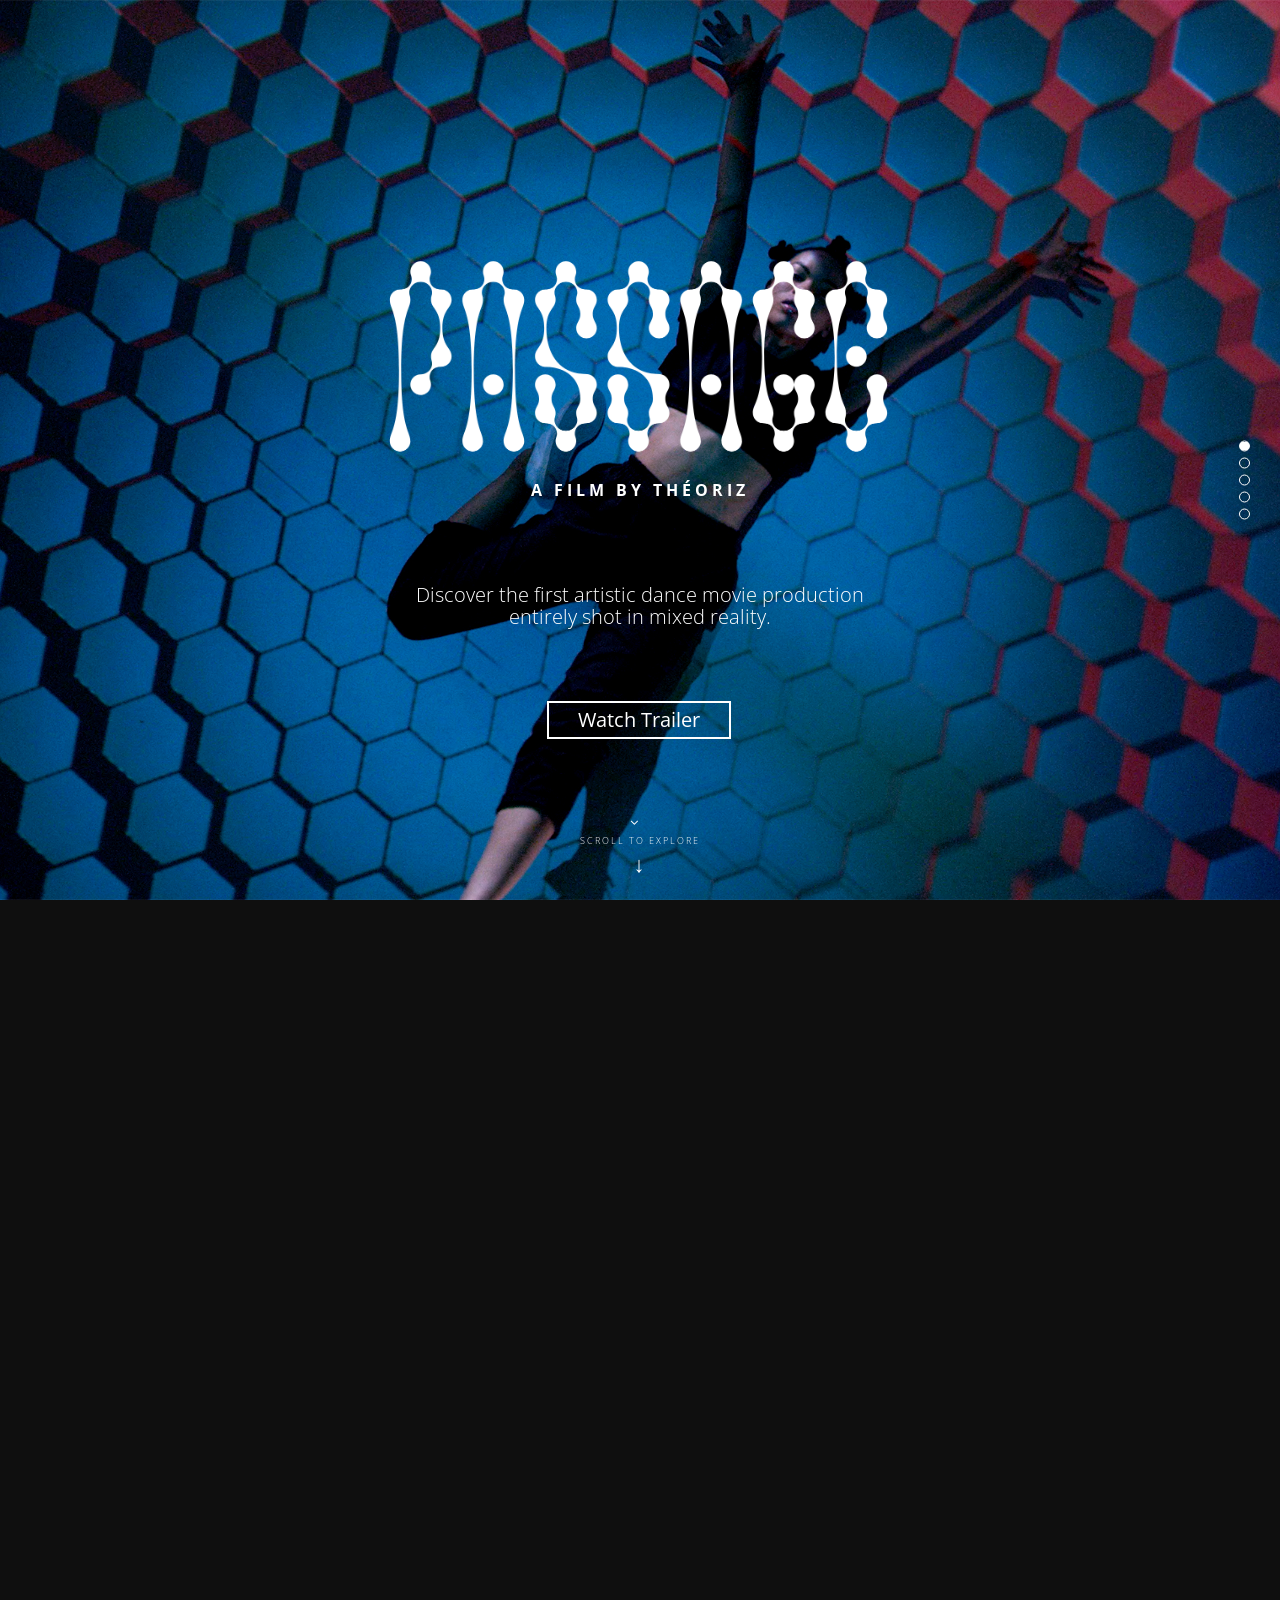
<file: index.html>
<!doctype html>
<html lang="en"><head>
<meta charset="utf-8"><meta name="viewport" content="width=device-width, initial-scale=1">
<title>PASSAGE — The mixed reality short movie</title>
<meta name="description" content="Discover PASSAGE, a dance short film by THÉORIZ Studio, entirely shot in mixed reality. Watch the film, trailer and making of.">
<meta name="theme-color" content="#0f0f0f">
<link rel="canonical" href="https://lyptik.github.io/passage-mixedreality-movie/">
<meta property="og:title" content="PASSAGE — The mixed reality short movie"><meta property="og:type" content="website">
<meta property="og:url" content="https://lyptik.github.io/passage-mixedreality-movie/">
<meta property="og:image" content="https://lyptik.github.io/passage-mixedreality-movie/assets/poster.webp">
<meta property="og:description" content="Virtual worlds can be marvelous or dangerous. A film by THÉORIZ.">
<meta name="twitter:card" content="summary_large_image">
<link rel="preload" as="image" href="assets/original/images/hero.jpg" fetchpriority="high">
<link rel="icon" href="assets/favicon.png" type="image/png">
<link rel="stylesheet" href="assets/fonts.css">
<link rel="stylesheet" href="assets/original/css/theme.css">
<link rel="stylesheet" href="assets/original/css/settings.css">
<link rel="stylesheet" href="assets/original/css/font-awesome.css">
<link rel="stylesheet" href="assets/original/css/static.css?v=retakes-20261022">
<style id="rs-plugin-settings-inline-css"></style>
<script src="assets/original/js/jquery.min.js"></script>
<script src="assets/original/js/jquery.themepunch.tools.min.js"></script>
<script src="assets/original/js/jquery.themepunch.revolution.min.js"></script>


<link rel="stylesheet" href="assets/original/css/layers.css">
<link rel="stylesheet" href="assets/scroll-story.css?v=retakes-20261022">
<script src="assets/scroll-story.js?v=retakes-20261022" defer></script>
</head>
<body class="passage-slideshow scroll-page">
<h1 class="screen-reader-text">PASSAGE — The mixed reality short movie</h1>
<a class="accessible-link" href="accessible/">Read all film information without animations</a>
<noscript><style>.scroll-story,.story-nav,.story-cue{display:none!important}</style><p class="no-script-message">This presentation uses JavaScript for its animations. <a href="accessible/">Read the film information, watch the videos and download the press kit here.</a></p></noscript>
<main class="scroll-story" data-progress="0">
  <div class="story-stage"><section id="home" class="story-scene" aria-label="Home" data-scene="0">
  <div class="rev_slider_wrapper fullscreen-container" style="background:#0f0f0f;padding:0">
    <div id="story_scene_0" class="rev_slider fullscreenbanner" style="display:none" data-version="5.4.8.3"><ul><li data-index="rs-17" data-transition="crossfade" data-slotamount="default" data-hideafterloop="0" data-hideslideonmobile="off"  data-easein="default" data-easeout="default" data-thumb="assets/original/images/hero.jpg"  data-rotate="0"  data-saveperformance="off"  data-title="accueil" data-param1="" data-param2="" data-param3="" data-param4="" data-param5="" data-param6="" data-param7="" data-param8="" data-param9="" data-param10="" data-description="">
		<!-- MAIN IMAGE -->
		<img src="assets/original/images/dummy.png"  alt="" title="PASSAGE-THEORIZ-FELI-low_3"  width="2825" height="1200" data-lazyload="assets/original/images/hero.jpg" data-bgposition="center center" data-bgfit="cover" data-bgrepeat="no-repeat" class="rev-slidebg" data-no-retina>
		<!-- LAYERS -->

		<!-- LAYER NR. 1 -->
		<div class="tp-caption tp-layer-selectable  tp-resizeme" 
			 id="slide-17-layer-7" 
			 data-x="['center','center','center','center']" data-hoffset="['0','1','1','1']" 
			 data-y="['middle','middle','middle','middle']" data-voffset="['205','155','154','105']" 
						data-fontsize="['25','25','20','22']"
			data-width="['586','534','417','310']"
			data-height="['82','none','none','161']"
			data-whitespace="normal"
 
			data-type="text" 
			data-basealign="slide" 
			data-responsive_offset="on" 

			data-frames='[{"delay":80,"speed":300,"frame":"0","from":"y:bottom;","to":"o:1;","ease":"Power3.easeOut"},{"delay":"wait","speed":840,"frame":"999","to":"y:bottom;","ease":"Power3.easeOut"}]'
			data-textAlign="['center','center','center','center']"
			data-paddingtop="[0,0,0,0]"
			data-paddingright="[0,0,0,0]"
			data-paddingbottom="[0,0,0,0]"
			data-paddingleft="[0,0,0,0]"

			style="z-index: 5; min-width: 586px; max-width: 586px; max-width: 82px; max-width: 82px; white-space: normal; font-size: 25px; line-height: 27px; font-weight: 300; color: #ffffff; letter-spacing: 0px;font-family:Open Sans;">Discover the first artistic dance movie production entirely shot in mixed reality.  </div>

		<!-- LAYER NR. 2 -->
		<div class="tp-caption tp-layer-selectable  tp-resizeme" 
			 id="slide-17-layer-6" 
			 data-x="['center','center','center','center']" data-hoffset="['1','1','-1','0']" 
			 data-y="['middle','middle','middle','middle']" data-voffset="['50','17','-22','-106']" 
						data-fontsize="['20','17','16','16']"
			data-letterspacing="['6','4','4','4']"
			data-width="313"
			data-height="none"
			data-whitespace="normal"
 
			data-type="text" 
			data-basealign="slide" 
			data-responsive_offset="on" 

			data-frames='[{"delay":60,"speed":380,"frame":"0","from":"y:top;","to":"o:1;","ease":"Power3.easeOut"},{"delay":"wait","speed":2010,"frame":"999","to":"y:top;","ease":"Power3.easeOut"}]'
			data-textAlign="['center','center','center','center']"
			data-paddingtop="[0,0,0,0]"
			data-paddingright="[0,0,0,0]"
			data-paddingbottom="[0,0,0,0]"
			data-paddingleft="[0,0,0,0]"

			style="z-index: 6; min-width: 313px; max-width: 313px; white-space: normal; font-size: 20px; line-height: 23px; font-weight: 700; color: #ffffff; letter-spacing: 6px;font-family:Open Sans;text-transform:uppercase;">a film by Théoriz </div>

		<!-- LAYER NR. 3 -->
		<div class="tp-caption tp-layer-selectable  tp-resizeme" 
			 id="slide-17-layer-11" 
			 data-x="['center','center','center','center']" data-hoffset="['-1','0','0','0']" 
			 data-y="['middle','middle','middle','middle']" data-voffset="['-181','-201','-202','-242']" 
						data-width="none"
			data-height="none"
			data-whitespace="nowrap"
 
			data-type="image" 
			data-basealign="slide" 
			data-responsive_offset="on" 

			data-frames='[{"delay":280,"speed":500,"frame":"0","from":"y:top;","to":"o:1;","ease":"Power3.easeOut"},{"delay":"wait","speed":360,"frame":"999","to":"y:top;","ease":"Power3.easeOut"}]'
			data-textAlign="['inherit','inherit','inherit','inherit']"
			data-paddingtop="[0,0,0,0]"
			data-paddingright="[0,0,0,0]"
			data-paddingbottom="[0,0,0,0]"
			data-paddingleft="[0,0,0,0]"

			style="z-index: 7;"><img src="assets/original/images/dummy.png" alt="" data-ww="['622px','622px','501px','354px']" data-hh="['398px','398px','322px','226px']" width="1208" height="771" data-lazyload="assets/original/images/passage-logo.png" data-no-retina> </div>

		<!-- LAYER NR. 4 -->
		<div class="tp-caption rev-btn rev-withicon tp-layer-selectable  tp-resizeme" 
			 id="slide-17-layer-17" 
			 data-x="['center','center','center','center']" data-hoffset="['0','0','0','-2']" 
			 data-y="['middle','middle','middle','middle']" data-voffset="['330','260','330','310']" 
						data-fontsize="['24','20','20','20']"
			data-width="none"
			data-height="none"
			data-whitespace="nowrap"
 
			data-type="button" 
			data-actions='[{"event":"click","action":"simplelink","target":"_blank","url":"https://vimeo.com/266423627","delay":""}]'
			data-responsive_offset="on" 

			data-frames='[{"delay":750,"speed":780,"frame":"0","from":"opacity:0;","to":"o:1;","ease":"Power3.easeInOut"},{"delay":"wait","speed":350,"frame":"999","to":"opacity:0;","ease":"Power3.easeInOut"},{"frame":"hover","speed":"0","ease":"Linear.easeNone","to":"o:1;rX:0;rY:0;rZ:0;z:0;","style":"c:rgb(0,0,0);bg:rgb(255,255,255);bw:2 2 2 2;"}]'
			data-textAlign="['center','inherit','inherit','center']"
			data-paddingtop="[12,12,12,12]"
			data-paddingright="[35,35,35,35]"
			data-paddingbottom="[12,12,12,12]"
			data-paddingleft="[35,35,35,35]"

			style="z-index: 8; white-space: nowrap; font-size: 24px; line-height: 17px; font-weight: 400; color: #ffffff; letter-spacing: px;font-family:Open Sans;background-color:rgba(0,0,0,0);border-color:rgb(255,255,255);border-style:solid;border-width:2px 2px 2px 2px;outline:none;box-shadow:none;box-sizing:border-box;-moz-box-sizing:border-box;-webkit-box-sizing:border-box;cursor:pointer;">Watch Trailer </div>

		<!-- LAYER NR. 5 -->
		<div class="tp-caption tp-layer-selectable  tp-resizeme" 
			 id="slide-17-layer-19" 
			 data-x="['left','left','left','left']" data-hoffset="['601','601','601','601']" 
			 data-y="['top','top','top','top']" data-voffset="['981','981','981','981']" 
						data-width="none"
			data-height="none"
			data-whitespace="nowrap"
 
			data-type="text" 
			data-actions='[{"event":"click","action":"jumptoslide","slide":"next","delay":""}]'
			data-responsive_offset="on" 

			data-frames='[{"delay":10,"speed":300,"frame":"0","from":"opacity:0;","to":"o:1;","ease":"Power3.easeInOut"},{"delay":"wait","speed":300,"frame":"999","to":"opacity:0;","ease":"Power3.easeInOut"},{"frame":"hover","speed":"0","ease":"Linear.easeNone","to":"o:1;rX:0;rY:0;rZ:0;z:0;","style":"c:rgb(255,255,255);bw:2 2 2 2;"}]'
			data-textAlign="['center','center','center','center']"
			data-paddingtop="[12,12,12,12]"
			data-paddingright="[35,35,35,35]"
			data-paddingbottom="[12,12,12,12]"
			data-paddingleft="[35,35,35,35]"

			style="z-index: 9; white-space: nowrap; font-size: 20px; line-height: 17px; font-weight: 400; color: #ffffff; letter-spacing: 0px;font-family:Open Sans;background-color:rgba(4,4,46,0);border-color:rgba(255,255,255,0);border-style:solid;border-width:2px 2px 2px 2px;cursor:pointer;"><i class="fa-icon-angle-down"></i> </div>
	</li></ul><div class="tp-bannertimer" style="display:none"></div></div>
  </div>
</section>
<section id="about" class="story-scene" aria-label="About the film" data-scene="1">
  <div class="rev_slider_wrapper fullscreen-container" style="background:#0f0f0f;padding:0">
    <div id="story_scene_1" class="rev_slider fullscreenbanner" style="display:none" data-version="5.4.8.3"><ul><li data-index="rs-21" data-transition="fade" data-slotamount="default" data-hideafterloop="0" data-hideslideonmobile="off"  data-easein="default" data-easeout="default" data-masterspeed="300"  data-thumb="assets/original/images/about.png"  data-rotate="0"  data-saveperformance="off"  data-title="watch" data-param1="" data-param2="" data-param3="" data-param4="" data-param5="" data-param6="" data-param7="" data-param8="" data-param9="" data-param10="" data-description="">
		<!-- MAIN IMAGE -->
		<img src="assets/original/images/dummy.png"  alt="" title="PASSAGE-THEORIZ-OOB_FELI-low_4g"  width="2825" height="1900" data-lazyload="assets/original/images/about.png" data-bgposition="center center" data-bgfit="cover" data-bgrepeat="no-repeat" class="rev-slidebg" data-no-retina>
		<!-- LAYERS -->

		<!-- LAYER NR. 6 -->
		<div class="tp-caption title-silverscreen tp-layer-selectable  tp-resizeme" 
			 id="slide-21-layer-1" 
			 data-x="['center','center','center','center']" data-hoffset="['0','0','0','0']" 
			 data-y="['middle','middle','middle','middle']" data-voffset="['-370','-245','-350','-310']" 
						data-fontsize="['80','80','80','60']"
			data-lineheight="['90','90','90','70']"
			data-letterspacing="['3','1','1','1']"
			data-width="none"
			data-height="none"
			data-whitespace="nowrap"
 
			data-type="text" 
			data-basealign="slide" 
			data-responsive_offset="on" 

			data-frames='[{"delay":110,"speed":800,"frame":"0","from":"y:top;","to":"o:1;","ease":"Power3.easeOut"},{"delay":"wait","speed":800,"frame":"999","to":"y:top;","ease":"Power3.easeInOut"}]'
			data-textAlign="['inherit','inherit','inherit','inherit']"
			data-paddingtop="[0,0,0,0]"
			data-paddingright="[0,0,0,0]"
			data-paddingbottom="[0,0,0,0]"
			data-paddingleft="[0,0,0,0]"

			style="z-index: 5; white-space: nowrap; color: #000000; letter-spacing: 3px;font-family:Ubuntu Condensed;">About the film </div>

		<!-- LAYER NR. 7 -->
		<div class="tp-caption tp-layer-selectable  tp-resizeme" 
			 id="slide-21-layer-3" 
			 data-x="['center','center','center','center']" data-hoffset="['372','280','179','0']" 
			 data-y="['middle','middle','middle','middle']" data-voffset="['41','34','-17','-158']" 
						data-fontsize="['18','20','20','20']"
			data-lineheight="['27','27','22','24']"
			data-width="['529','476','262','444']"
			data-height="none"
			data-whitespace="normal"
 
			data-type="text" 
			data-basealign="slide" 
			data-responsive_offset="on" 

			data-frames='[{"delay":420,"speed":800,"frame":"0","from":"x:50px;opacity:0;","to":"o:1;","ease":"Power3.easeOut"},{"delay":"wait","speed":800,"frame":"999","to":"x:right;","ease":"Power3.easeInOut"}]'
			data-textAlign="['center','center','center','center']"
			data-paddingtop="[0,0,0,0]"
			data-paddingright="[0,0,0,0]"
			data-paddingbottom="[0,0,0,0]"
			data-paddingleft="[0,0,0,0]"

			style="z-index: 6; min-width: 529px; max-width: 529px; white-space: normal; font-size: 18px; line-height: 27px; font-weight: 300; color: #000000; letter-spacing: 0px;font-family:Open Sans;">PASSAGE shows two individuals uploading their minds in surreal worlds and getting lost in the layers.
 </div>

		<!-- LAYER NR. 8 -->
		<div class="tp-caption ButtonComingSoon rev-btn rev-withicon tp-layer-selectable  tp-resizeme" 
			 id="slide-21-layer-9" 
			 data-x="['center','center','center','center']" data-hoffset="['389','280','188','0']" 
			 data-y="['middle','middle','middle','bottom']" data-voffset="['181','180','190','29']" 
						data-fontsize="['20','20','20','15']"
			data-lineheight="['17','17','17','15']"
			data-width="none"
			data-height="none"
			data-whitespace="nowrap"
 
			data-type="button" 
			data-actions='[{"event":"click","action":"simplelink","target":"_blank","url":"home/passage-the-movie/","delay":""}]'
			data-basealign="slide" 
			data-responsive_offset="on" 

			data-frames='[{"delay":420,"speed":570,"frame":"0","from":"opacity:0;","to":"o:1;","ease":"Power3.easeInOut"},{"delay":"wait","speed":800,"frame":"999","to":"opacity:0;","ease":"Power3.easeInOut"},{"frame":"hover","speed":"0","ease":"Linear.easeNone","to":"o:1;rX:0;rY:0;rZ:0;z:0;","style":"c:rgb(4,4,46);bg:rgba(4,4,46,0);bw:2 2 2 2;"}]'
			data-textAlign="['center','inherit','inherit','center']"
			data-paddingtop="[12,12,12,12]"
			data-paddingright="[35,35,35,35]"
			data-paddingbottom="[12,12,12,12]"
			data-paddingleft="[35,35,35,35]"

			style="z-index: 7; white-space: nowrap; letter-spacing: px;border-color:rgb(4,4,46);border-width:2px 2px 2px 2px;outline:none;box-shadow:none;box-sizing:border-box;-moz-box-sizing:border-box;-webkit-box-sizing:border-box;cursor:pointer;">Watch the movie </div>

		<!-- LAYER NR. 9 -->
		<div class="tp-caption tp-layer-selectable  tp-resizeme" 
			 id="slide-21-layer-11" 
			 data-x="['center','center','center','center']" data-hoffset="['373','0','0','584']" 
			 data-y="['middle','middle','middle','middle']" data-voffset="['-77','-130','-190','-153']" 
						data-fontsize="['18','18','15','15']"
			data-letterspacing="['1','5','5','5']"
			data-width="none"
			data-height="none"
			data-whitespace="nowrap"
			data-visibility="['on','on','on','off']"
 
			data-type="text" 
			data-basealign="slide" 
			data-responsive_offset="on" 

			data-frames='[{"delay":300,"speed":800,"frame":"0","from":"x:right;","to":"o:1;","ease":"Power3.easeOut"},{"delay":"wait","speed":800,"frame":"999","to":"x:right;","ease":"Power3.easeOut"}]'
			data-textAlign="['inherit','inherit','inherit','inherit']"
			data-paddingtop="[0,0,0,0]"
			data-paddingright="[0,0,0,0]"
			data-paddingbottom="[0,0,0,0]"
			data-paddingleft="[0,0,0,0]"

			style="z-index: 8; white-space: nowrap; font-size: 18px; line-height: 26px; font-weight: 700; color: #000000; letter-spacing: 1px;font-family:Open Sans;text-transform:uppercase;">Virtual worlds can be marvelous or dangerous. </div>

		<!-- LAYER NR. 10 -->
		<div class="tp-caption tp-layer-selectable  tp-resizeme" 
			 id="slide-21-layer-13" 
			 data-x="['center','center','center','center']" data-hoffset="['379','288','186','514']" 
			 data-y="['middle','middle','middle','middle']" data-voffset="['320','312','382','-31']" 
						data-fontsize="['15','15','15','20']"
			data-lineheight="['20','20','19','24']"
			data-width="['529','476','262','444']"
			data-height="none"
			data-whitespace="normal"
 
			data-type="text" 
			data-basealign="slide" 
			data-responsive_offset="on" 

			data-frames='[{"delay":420,"speed":800,"frame":"0","from":"x:50px;opacity:0;","to":"o:1;","ease":"Power3.easeOut"},{"delay":"wait","speed":800,"frame":"999","to":"x:right;","ease":"Power3.easeInOut"}]'
			data-textAlign="['center','center','center','center']"
			data-paddingtop="[0,0,0,0]"
			data-paddingright="[0,0,0,0]"
			data-paddingbottom="[0,0,0,0]"
			data-paddingleft="[0,0,0,0]"

			style="z-index: 9; min-width: 529px; max-width: 529px; white-space: normal; font-size: 15px; line-height: 20px; font-weight: 300; color: #000000; letter-spacing: 0px;font-family:Open Sans;">This movie has been shot with a very specific mixed reality technique.
All the visuals have been directly captured “in camera” and do not contain elements added after the shooting. Watch the making of below. </div>

		<!-- LAYER NR. 11 -->
		<div class="tp-caption tp-layer-selectable  tp-resizeme" 
			 id="slide-21-layer-15" 
			 data-x="['left','left','left','left']" data-hoffset="['550','550','550','550']" 
			 data-y="['top','top','top','top']" data-voffset="['980','980','980','980']" 
						data-width="113"
			data-height="52"
			data-whitespace="nowrap"
 
			data-type="text" 
			data-actions='[{"event":"click","action":"jumptoslide","slide":"next","delay":""}]'
			data-responsive_offset="on" 

			data-frames='[{"delay":10,"speed":300,"frame":"0","from":"opacity:0;","to":"o:1;","ease":"Power3.easeInOut"},{"delay":"wait","speed":300,"frame":"999","to":"opacity:0;","ease":"Power3.easeInOut"}]'
			data-textAlign="['center','center','center','center']"
			data-paddingtop="[12,12,12,12]"
			data-paddingright="[35,35,35,35]"
			data-paddingbottom="[12,12,12,12]"
			data-paddingleft="[35,35,35,35]"

			style="z-index: 10; min-width: 113px; max-width: 113px; max-width: 52px; max-width: 52px; white-space: nowrap; font-size: 20px; line-height: 17px; font-weight: 400; color: #0a0a0a; letter-spacing: 0px;font-family:Open Sans;background-color:rgba(10,0,0,0);border-color:rgba(4,4,46,0);border-style:solid;border-width:2px 2px 2px 2px;cursor:pointer;"><i class="fa-icon-angle-down"></i> </div>
	</li></ul><div class="tp-bannertimer" style="display:none"></div></div>
  </div>
</section>
<section id="behind-the-scenes" class="story-scene" aria-label="Behind the scenes" data-scene="2">
  <div class="rev_slider_wrapper fullscreen-container" style="background:#000;padding:0">
    <div id="story_scene_2" class="rev_slider fullscreenbanner" style="display:none" data-version="5.4.8.3"><ul><li data-index="rs-19" data-transition="fade" data-slotamount="default" data-hideafterloop="0" data-hideslideonmobile="off"  data-easein="default" data-easeout="default" data-masterspeed="300"  data-thumb="assets/original/images/transparent.png"  data-rotate="0"  data-saveperformance="off"  data-title="behind the scenes" data-param1="" data-param2="" data-param3="" data-param4="" data-param5="" data-param6="" data-param7="" data-param8="" data-param9="" data-param10="" data-description="">
		<!-- MAIN IMAGE -->
		<img src="assets/original/images/dummy.png" data-bgcolor='#000000' style='background:#000000' alt="" title="Home"  data-lazyload="assets/original/images/transparent.png" data-bgposition="center center" data-bgfit="cover" data-bgrepeat="no-repeat" class="rev-slidebg" data-no-retina>
		<!-- LAYERS -->

		<!-- LAYER NR. 12 -->
		<div class="tp-caption tp-layer-selectable  tp-resizeme" 
			 id="slide-19-layer-7" 
			 data-x="['center','center','center','center']" data-hoffset="['0','0','4','-1']" 
			 data-y="['middle','middle','middle','bottom']" data-voffset="['387','299','324','44']" 
						data-fontsize="['18','18','18','17']"
			data-lineheight="['35','27','27','27']"
			data-width="['1210','928','641','404']"
			data-height="['107','109','131','188']"
			data-whitespace="normal"
 
			data-type="text" 
			data-basealign="slide" 
			data-responsive_offset="on" 

			data-frames='[{"delay":690,"speed":810,"frame":"0","from":"y:bottom;","to":"o:1;","ease":"Power3.easeOut"},{"delay":"wait","speed":800,"frame":"999","to":"y:bottom;","ease":"Power3.easeOut"}]'
			data-textAlign="['center','center','center','center']"
			data-paddingtop="[0,0,0,0]"
			data-paddingright="[0,0,0,0]"
			data-paddingbottom="[0,0,0,0]"
			data-paddingleft="[0,0,0,0]"

			style="z-index: 5; min-width: 1210px; max-width: 1210px; max-width: 107px; max-width: 107px; white-space: normal; font-size: 18px; line-height: 35px; font-weight: 300; color: #ffffff; letter-spacing: 0px;font-family:Open Sans;">Working with immersive experiences for more than 10 years, creative studio THÉORIZ started to explore how they could apply this approach to cinema. In 2016, they launched the internally called “mixed realty rnd project”. One year later, the early results in their first released video went quickly viral on internet. </div>

		<!-- LAYER NR. 13 -->
		<div class="tp-caption tp-layer-selectable  tp-resizeme" 
			 id="slide-19-layer-1" 
			 data-x="['center','center','center','center']" data-hoffset="['-1','1','0','0']" 
			 data-y="['middle','middle','middle','middle']" data-voffset="['-470','-303','-370','-280']" 
						data-fontsize="['70','70','60','50']"
			data-lineheight="['90','90','90','70']"
			data-width="none"
			data-height="none"
			data-whitespace="nowrap"
 
			data-type="text" 
			data-responsive_offset="on" 

			data-frames='[{"delay":330,"speed":800,"frame":"0","from":"y:top;","to":"o:1;","ease":"Power3.easeOut"},{"delay":"wait","speed":600,"frame":"999","to":"y:top;","ease":"Power3.easeOut"}]'
			data-textAlign="['inherit','inherit','inherit','inherit']"
			data-paddingtop="[0,0,0,0]"
			data-paddingright="[0,0,0,0]"
			data-paddingbottom="[0,0,0,0]"
			data-paddingleft="[0,0,0,0]"

			style="z-index: 6; white-space: nowrap; font-size: 70px; line-height: 90px; font-weight: 400; color: #ffffff; letter-spacing: 3px;font-family:Ubuntu Condensed;text-transform:uppercase;">Behind the scenes </div>

		<!-- LAYER NR. 14 -->
		<div class="tp-caption tp-layer-selectable  tp-resizeme" 
			 id="slide-19-layer-2" 
			 data-x="['center','center','center','center']" data-hoffset="['-1','-1','0','661']" 
			 data-y="['middle','top','middle','middle']" data-voffset="['-401','124','-289','-219']" 
						data-fontsize="['18','15','15','12']"
			data-lineheight="['26','22','26','26']"
			data-fontweight="['600','700','600','700']"
			data-letterspacing="['2','5','1','2']"
			data-width="none"
			data-height="none"
			data-whitespace="nowrap"
 
			data-type="text" 
			data-responsive_offset="on" 

			data-frames='[{"delay":180,"speed":600,"frame":"0","from":"y:top;","to":"o:1;","ease":"Power3.easeOut"},{"delay":"wait","speed":840,"frame":"999","to":"y:top;","ease":"Power3.easeOut"}]'
			data-textAlign="['inherit','inherit','inherit','inherit']"
			data-paddingtop="[0,0,0,0]"
			data-paddingright="[0,0,0,0]"
			data-paddingbottom="[0,0,0,0]"
			data-paddingleft="[0,0,0,0]"

			style="z-index: 7; white-space: nowrap; font-size: 18px; line-height: 26px; font-weight: 600; color: #ffffff; letter-spacing: 2px;font-family:Open Sans;">At the crossroads of research, art and tech, discover the backstory of PASSAGE </div>

		<!-- LAYER NR. 15 -->
		<div class="tp-caption tp-layer-selectable  tp-resizeme tp-videolayer" 
			 id="slide-19-layer-13" 
			 data-x="['center','center','center','center']" data-hoffset="['0','0','0','0']" 
			 data-y="['top','top','top','top']" data-voffset="['192','165','228','133']" 
						data-whitespace="nowrap"
 
			data-type="video" 
			data-responsive_offset="on" 

			data-frames='[{"delay":10,"speed":430,"frame":"0","from":"x:[-100%];z:0;rX:0deg;rY:0;rZ:0;sX:1;sY:1;skX:0;skY:0;","mask":"x:0px;y:0px;s:inherit;e:inherit;","to":"o:1;","ease":"Power3.easeInOut"},{"delay":"wait","speed":1000,"frame":"999","to":"x:[100%];","mask":"x:inherit;y:inherit;s:inherit;e:inherit;","ease":"Power3.easeInOut"}]'
 data-vimeoid="244240335" data-videoattributes="title=0&byline=0&portrait=0&api=1&dnt=1" data-videowidth="['853px','542px','565px','391px']" data-videoheight="['722px','459px','478px','331px']" data-videoloop="none"			data-textAlign="['inherit','inherit','inherit','inherit']"
			data-paddingtop="[0,0,0,0]"
			data-paddingright="[0,0,0,0]"
			data-paddingbottom="[0,0,0,0]"
			data-paddingleft="[0,0,0,0]"
			data-autoplay="off" 
			data-volume="100"
			style="z-index: 8;"> </div>

		<!-- LAYER NR. 16 -->
		<div class="tp-caption tp-layer-selectable  tp-resizeme" 
			 id="slide-19-layer-15" 
			 data-x="['left','left','left','left']" data-hoffset="['557','557','557','557']" 
			 data-y="['top','top','top','top']" data-voffset="['980','980','980','980']" 
						data-width="99"
			data-height="none"
			data-whitespace="nowrap"
 
			data-type="text" 
			data-actions='[{"event":"click","action":"jumptoslide","slide":"next","delay":""}]'
			data-responsive_offset="on" 

			data-frames='[{"delay":0,"speed":300,"frame":"0","from":"opacity:0;","to":"o:1;","ease":"Power3.easeInOut"},{"delay":"wait","speed":300,"frame":"999","to":"opacity:0;","ease":"Power3.easeInOut"},{"frame":"hover","speed":"0","ease":"Linear.easeNone","to":"o:1;rX:0;rY:0;rZ:0;z:0;","style":"c:rgb(255,255,255);bw:2 2 2 2;"}]'
			data-textAlign="['center','center','center','center']"
			data-paddingtop="[12,12,12,12]"
			data-paddingright="[35,35,35,35]"
			data-paddingbottom="[12,12,12,12]"
			data-paddingleft="[35,35,35,35]"

			style="z-index: 9; min-width: 99px; max-width: 99px; white-space: nowrap; font-size: 20px; line-height: 17px; font-weight: 400; color: #ffffff; letter-spacing: 0px;font-family:Open Sans;background-color:rgba(4,4,46,0);border-color:rgba(4,4,46,0);border-style:solid;border-width:2px 2px 2px 2px;cursor:pointer;"><i class="fa-icon-angle-down"></i> </div>
	</li></ul><div class="tp-bannertimer" style="display:none"></div></div>
  </div>
</section>
<section id="credits" class="story-scene" aria-label="Film information and team" data-scene="3">
  <div class="rev_slider_wrapper fullscreen-container" style="background:#0f0f0f;padding:0">
    <div id="story_scene_3" class="rev_slider fullscreenbanner" style="display:none" data-version="5.4.8.3"><ul><li data-index="rs-27" data-transition="fade" data-slotamount="default" data-hideafterloop="0" data-hideslideonmobile="off"  data-easein="default" data-easeout="default" data-masterspeed="300"  data-thumb="assets/original/images/credits.jpg"  data-rotate="0"  data-saveperformance="off"  data-title="infos team" data-param1="" data-param2="" data-param3="" data-param4="" data-param5="" data-param6="" data-param7="" data-param8="" data-param9="" data-param10="" data-description="">
		<!-- MAIN IMAGE -->
		<img src="assets/original/images/dummy.png"  alt="" title="PASSAGE-THEORIZ-OOB-5-lowc"  width="2825" height="1200" data-lazyload="assets/original/images/credits.jpg" data-bgposition="center center" data-bgfit="cover" data-bgrepeat="no-repeat" class="rev-slidebg" data-no-retina>
		<!-- LAYERS -->

		<!-- LAYER NR. 17 -->
		<div class="tp-caption title-silverscreen tp-layer-selectable  tp-resizeme" 
			 id="slide-27-layer-1" 
			 data-x="['center','center','center','center']" data-hoffset="['1','0','0','0']" 
			 data-y="['top','middle','middle','middle']" data-voffset="['33','-300','-438','-303']" 
						data-fontsize="['70','50','50','50']"
			data-lineheight="['90','80','80','60']"
			data-width="none"
			data-height="none"
			data-whitespace="nowrap"
 
			data-type="text" 
			data-basealign="slide" 
			data-responsive_offset="on" 

			data-frames='[{"delay":300,"speed":800,"frame":"0","from":"y:top;","to":"o:1;","ease":"Power3.easeOut"},{"delay":"wait","speed":840,"frame":"999","to":"y:top;","ease":"Power3.easeOut"}]'
			data-textAlign="['inherit','inherit','inherit','inherit']"
			data-paddingtop="[0,0,0,0]"
			data-paddingright="[0,0,0,0]"
			data-paddingbottom="[0,0,0,0]"
			data-paddingleft="[0,0,0,0]"

			style="z-index: 5; white-space: nowrap; font-size: 70px; letter-spacing: 3px;font-family:Ubuntu Condensed;">Film Information </div>

		<!-- LAYER NR. 18 -->
		<div class="tp-caption title-silverscreen tp-layer-selectable  tp-resizeme" 
			 id="slide-27-layer-58" 
			 data-x="['center','center','center','center']" data-hoffset="['1','0','-609','-581']" 
			 data-y="['top','middle','middle','middle']" data-voffset="['463','55','-144','-143']" 
						data-fontsize="['70','50','50','50']"
			data-lineheight="['90','80','80','60']"
			data-width="none"
			data-height="none"
			data-whitespace="nowrap"
 
			data-type="text" 
			data-basealign="slide" 
			data-responsive_offset="on" 

			data-frames='[{"delay":300,"speed":800,"frame":"0","from":"y:-50px;opacity:0;","to":"o:1;","ease":"Power3.easeOut"},{"delay":"wait","speed":840,"frame":"999","to":"y:-50px;opacity:0;","ease":"Power3.easeOut"}]'
			data-textAlign="['inherit','inherit','inherit','inherit']"
			data-paddingtop="[0,0,0,0]"
			data-paddingright="[0,0,0,0]"
			data-paddingbottom="[0,0,0,0]"
			data-paddingleft="[0,0,0,0]"

			style="z-index: 6; white-space: nowrap; font-size: 70px; letter-spacing: 3px;font-family:Ubuntu Condensed;">The Team </div>

		<!-- LAYER NR. 19 -->
		<div class="tp-caption tp-layer-selectable  tp-resizeme" 
			 id="slide-27-layer-9" 
			 data-x="['center','center','center','center']" data-hoffset="['-409','-343','0','1']" 
			 data-y="['middle','middle','middle','middle']" data-voffset="['-388','-205','-236','45']" 
						data-fontsize="['20','20','19','18']"
			data-width="none"
			data-height="none"
			data-whitespace="nowrap"
 
			data-type="text" 
			data-basealign="slide" 
			data-responsive_offset="on" 

			data-frames='[{"delay":600,"speed":600,"frame":"0","from":"x:left;","to":"o:1;","ease":"Power3.easeOut"},{"delay":"wait","speed":600,"frame":"999","to":"x:left;","ease":"Power3.easeOut"}]'
			data-textAlign="['inherit','inherit','inherit','inherit']"
			data-paddingtop="[0,0,0,0]"
			data-paddingright="[0,0,0,0]"
			data-paddingbottom="[0,0,0,0]"
			data-paddingleft="[0,0,0,0]"

			style="z-index: 7; white-space: nowrap; font-size: 20px; line-height: 35px; font-weight: 700; color: #ffffff; letter-spacing: 1px;font-family:Open Sans;text-transform:uppercase;">Duration </div>

		<!-- LAYER NR. 20 -->
		<div class="tp-caption tp-layer-selectable  tp-resizeme" 
			 id="slide-27-layer-10" 
			 data-x="['center','center','center','center']" data-hoffset="['-411','-345','0','0']" 
			 data-y="['middle','middle','middle','middle']" data-voffset="['-360','-177','-205','72']" 
						data-fontsize="['18','18','18','17']"
			data-width="none"
			data-height="none"
			data-whitespace="nowrap"
 
			data-type="text" 
			data-responsive_offset="on" 

			data-frames='[{"delay":600,"speed":600,"frame":"0","from":"x:left;","to":"o:1;","ease":"Power3.easeOut"},{"delay":"wait","speed":600,"frame":"999","to":"x:left;","ease":"Power3.easeOut"}]'
			data-textAlign="['inherit','inherit','inherit','inherit']"
			data-paddingtop="[0,0,0,0]"
			data-paddingright="[0,0,0,0]"
			data-paddingbottom="[0,0,0,0]"
			data-paddingleft="[0,0,0,0]"

			style="z-index: 8; white-space: nowrap; font-size: 18px; line-height: 27px; font-weight: 300; color: rgba(255,255,255,0.8); letter-spacing: 0px;font-family:Open Sans;">06mn 07sec </div>

		<!-- LAYER NR. 21 -->
		<div class="tp-caption tp-layer-selectable  tp-resizeme" 
			 id="slide-27-layer-11" 
			 data-x="['center','center','center','center']" data-hoffset="['-150','-133','714','0']" 
			 data-y="['middle','middle','middle','middle']" data-voffset="['-389','-205','-412','166']" 
						data-fontsize="['20','20','19','18']"
			data-width="none"
			data-height="none"
			data-whitespace="nowrap"
			data-visibility="['on','on','off','on']"
 
			data-type="text" 
			data-basealign="slide" 
			data-responsive_offset="on" 

			data-frames='[{"delay":600,"speed":600,"frame":"0","from":"x:left;","to":"o:1;","ease":"Power3.easeOut"},{"delay":"wait","speed":600,"frame":"999","to":"x:left;","ease":"Power3.easeOut"}]'
			data-textAlign="['inherit','inherit','inherit','inherit']"
			data-paddingtop="[0,0,0,0]"
			data-paddingright="[0,0,0,0]"
			data-paddingbottom="[0,0,0,0]"
			data-paddingleft="[0,0,0,0]"

			style="z-index: 9; white-space: nowrap; font-size: 20px; line-height: 35px; font-weight: 700; color: #ffffff; letter-spacing: 1px;font-family:Open Sans;text-transform:uppercase;">Format  </div>

		<!-- LAYER NR. 22 -->
		<div class="tp-caption tp-layer-selectable  tp-resizeme" 
			 id="slide-27-layer-12" 
			 data-x="['center','center','center','center']" data-hoffset="['-151','-133','532','0']" 
			 data-y="['middle','middle','middle','middle']" data-voffset="['-360','-178','-329','188']" 
						data-fontsize="['18','18','18','17']"
			data-width="none"
			data-height="none"
			data-whitespace="nowrap"
			data-visibility="['on','on','off','on']"
 
			data-type="text" 
			data-responsive_offset="on" 

			data-frames='[{"delay":600,"speed":600,"frame":"0","from":"x:-50px;opacity:0;","to":"o:1;","ease":"Power3.easeOut"},{"delay":"wait","speed":600,"frame":"999","to":"x:left;","ease":"Power3.easeOut"}]'
			data-textAlign="['inherit','inherit','inherit','inherit']"
			data-paddingtop="[0,0,0,0]"
			data-paddingright="[0,0,0,0]"
			data-paddingbottom="[0,0,0,0]"
			data-paddingleft="[0,0,0,0]"

			style="z-index: 10; white-space: nowrap; font-size: 18px; line-height: 27px; font-weight: 300; color: rgba(255,255,255,0.8); letter-spacing: 0px;font-family:Open Sans;">DCP 4k Cinemascope 2:39 </div>

		<!-- LAYER NR. 23 -->
		<div class="tp-caption tp-layer-selectable  tp-resizeme" 
			 id="slide-27-layer-24" 
			 data-x="['left','center','center','center']" data-hoffset="['380','-300','-250','-172']" 
			 data-y="['middle','middle','bottom','middle']" data-voffset="['-217','-57','120','295']" 
						data-width="none"
			data-height="none"
			data-whitespace="nowrap"
 
			data-type="image" 
			data-responsive_offset="on" 

			data-frames='[{"delay":240,"speed":510,"frame":"0","from":"x:left;","to":"o:1;","ease":"Power3.easeInOut"},{"delay":"wait","speed":510,"frame":"999","to":"x:left;","ease":"Power3.easeInOut"}]'
			data-textAlign="['inherit','inherit','inherit','inherit']"
			data-paddingtop="[0,0,0,0]"
			data-paddingright="[0,0,0,0]"
			data-paddingbottom="[0,0,0,0]"
			data-paddingleft="[0,0,0,0]"

			style="z-index: 11;"><img src="assets/original/images/dummy.png" alt="" data-ww="['200px','170px','150px','100px']" data-hh="['133px','113px','100px','66px']" width="1735" height="1152" data-lazyload="assets/original/images/../../award-videomapping.png" data-no-retina> </div>

		<!-- LAYER NR. 24 -->
		<div class="tp-caption tp-layer-selectable  tp-resizeme" 
			 id="slide-27-layer-25" 
			 data-x="['left','center','center','center']" data-hoffset="['30','300','250','168']" 
			 data-y="['middle','middle','bottom','middle']" data-voffset="['-217','-55','120','295']" 
						data-width="none"
			data-height="none"
			data-whitespace="nowrap"
 
			data-type="image" 
			data-responsive_offset="on" 

			data-frames='[{"delay":420,"speed":360,"frame":"0","from":"x:left;","to":"o:1;","ease":"Power3.easeInOut"},{"delay":"wait","speed":360,"frame":"999","to":"x:left;","ease":"Power3.easeInOut"}]'
			data-textAlign="['inherit','inherit','inherit','inherit']"
			data-paddingtop="[0,0,0,0]"
			data-paddingright="[0,0,0,0]"
			data-paddingbottom="[0,0,0,0]"
			data-paddingleft="[0,0,0,0]"

			style="z-index: 12;"><img src="assets/original/images/dummy.png" alt="" data-ww="['200px','170px','150px','100px']" data-hh="['133px','113px','100px','66px']" width="1735" height="1152" data-lazyload="assets/original/images/../../award-experimental.png" data-no-retina> </div>

		<!-- LAYER NR. 25 -->
		<div class="tp-caption tp-layer-selectable  tp-resizeme" 
			 id="slide-27-layer-26" 
			 data-x="['left','center','center','center']" data-hoffset="['1065','-100','-81','-60']" 
			 data-y="['middle','middle','bottom','middle']" data-voffset="['-217','-57','120','296']" 
						data-width="none"
			data-height="none"
			data-whitespace="nowrap"
 
			data-type="image" 
			data-responsive_offset="on" 

			data-frames='[{"delay":260,"speed":470,"frame":"0","from":"x:right;","to":"o:1;","ease":"Power3.easeInOut"},{"delay":"wait","speed":510,"frame":"999","to":"x:right;","ease":"Power3.easeInOut"}]'
			data-textAlign="['inherit','inherit','inherit','inherit']"
			data-paddingtop="[0,0,0,0]"
			data-paddingright="[0,0,0,0]"
			data-paddingbottom="[0,0,0,0]"
			data-paddingleft="[0,0,0,0]"

			style="z-index: 13;"><img src="assets/original/images/dummy.png" alt="" data-ww="['200px','170px','150px','100px']" data-hh="['133px','113px','100px','66px']" width="1735" height="1152" data-lazyload="assets/original/images/../../award-roots.png" data-no-retina> </div>

		<!-- LAYER NR. 26 -->
		<div class="tp-caption tp-layer-selectable  tp-resizeme" 
			 id="slide-27-layer-28" 
			 data-x="['center','center','center','center']" data-hoffset="['-497','-450','-655','-668']" 
			 data-y="['middle','middle','middle','middle']" data-voffset="['66','121','-44','-71']" 
						data-fontsize="['19','18','18','18']"
			data-lineheight="['27','27','35','35']"
			data-fontweight="['300','300','300','400']"
			data-width="none"
			data-height="none"
			data-whitespace="nowrap"
 
			data-type="text" 
			data-responsive_offset="on" 

			data-frames='[{"delay":700,"speed":600,"frame":"0","from":"x:left;","to":"o:1;","ease":"Power3.easeOut"},{"delay":"wait","speed":600,"frame":"999","to":"x:left;","ease":"Power3.easeOut"}]'
			data-textAlign="['right','right','inherit','inherit']"
			data-paddingtop="[0,0,0,0]"
			data-paddingright="[0,0,0,0]"
			data-paddingbottom="[0,0,0,0]"
			data-paddingleft="[0,0,0,0]"

			style="z-index: 14; white-space: nowrap; font-size: 19px; line-height: 27px; font-weight: 300; color: #ffffff; letter-spacing: 1px;font-family:Open Sans;">Creative Direction </div>

		<!-- LAYER NR. 27 -->
		<div class="tp-caption tp-layer-selectable  tp-resizeme" 
			 id="slide-27-layer-22" 
			 data-x="['center','center','center','center']" data-hoffset="['-218','401','-743','-479']" 
			 data-y="['middle','middle','middle','middle']" data-voffset="['67','183','205','315']" 
						data-fontsize="['19','20','20','18']"
			data-fontweight="['700','600','600','300']"
			data-letterspacing="['1','1','1','0']"
			data-width="['323','344','335','385']"
			data-height="['29','30','28','none']"
			data-whitespace="normal"
			data-visibility="['on','on','on','off']"
 
			data-type="text" 
			data-basealign="slide" 
			data-responsive_offset="on" 

			data-frames='[{"delay":510,"speed":760,"frame":"0","from":"x:50px;opacity:0;","to":"o:1;","ease":"Power3.easeOut"},{"delay":"wait","speed":840,"frame":"999","to":"x:50px;opacity:0;","ease":"Power3.easeOut"}]'
			data-textAlign="['left','inherit','inherit','center']"
			data-paddingtop="[0,0,0,0]"
			data-paddingright="[0,0,0,0]"
			data-paddingbottom="[0,0,0,0]"
			data-paddingleft="[0,0,0,0]"

			style="z-index: 15; min-width: 323px; max-width: 323px; max-width: 29px; max-width: 29px; white-space: normal; font-size: 19px; line-height: 27px; font-weight: 700; color: #ffffff; letter-spacing: 1px;font-family:Open Sans;text-transform:uppercase;">David-Alexandre Chanel </div>

		<!-- LAYER NR. 28 -->
		<div class="tp-caption tp-layer-selectable  tp-resizeme" 
			 id="slide-27-layer-37" 
			 data-x="['center','center','center','center']" data-hoffset="['152','141','-881','-350']" 
			 data-y="['middle','middle','middle','middle']" data-voffset="['124','153','277','226']" 
						data-fontsize="['19','19','18','16']"
			data-lineheight="['27','27','35','35']"
			data-fontweight="['300','300','300','700']"
			data-width="none"
			data-height="none"
			data-whitespace="nowrap"
			data-visibility="['on','on','on','off']"
 
			data-type="text" 
			data-responsive_offset="on" 

			data-frames='[{"delay":700,"speed":600,"frame":"0","from":"x:-50px;opacity:0;","to":"o:1;","ease":"Power3.easeOut"},{"delay":"wait","speed":600,"frame":"999","to":"x:-50px;opacity:0;","ease":"Power3.easeOut"}]'
			data-textAlign="['right','right','inherit','inherit']"
			data-paddingtop="[0,0,0,0]"
			data-paddingright="[0,0,0,0]"
			data-paddingbottom="[0,0,0,0]"
			data-paddingleft="[0,0,0,0]"

			style="z-index: 16; white-space: nowrap; font-size: 19px; line-height: 27px; font-weight: 300; color: #ffffff; letter-spacing: 1px;font-family:Open Sans;">Camera assistant </div>

		<!-- LAYER NR. 29 -->
		<div class="tp-caption tp-layer-selectable  tp-resizeme" 
			 id="slide-27-layer-38" 
			 data-x="['center','center','center','center']" data-hoffset="['155','141','-913','-350']" 
			 data-y="['middle','middle','middle','middle']" data-voffset="['92','123','223','316']" 
						data-fontsize="['19','19','18','16']"
			data-lineheight="['27','27','35','35']"
			data-fontweight="['300','300','300','700']"
			data-width="none"
			data-height="none"
			data-whitespace="nowrap"
			data-visibility="['on','on','on','off']"
 
			data-type="text" 
			data-responsive_offset="on" 

			data-frames='[{"delay":700,"speed":600,"frame":"0","from":"x:-50px;opacity:0;","to":"o:1;","ease":"Power3.easeOut"},{"delay":"wait","speed":600,"frame":"999","to":"x:-50px;opacity:0;","ease":"Power3.easeOut"}]'
			data-textAlign="['right','right','inherit','inherit']"
			data-paddingtop="[0,0,0,0]"
			data-paddingright="[0,0,0,0]"
			data-paddingbottom="[0,0,0,0]"
			data-paddingleft="[0,0,0,0]"

			style="z-index: 17; white-space: nowrap; font-size: 19px; line-height: 27px; font-weight: 300; color: #ffffff; letter-spacing: 1px;font-family:Open Sans;">Camera operator </div>

		<!-- LAYER NR. 30 -->
		<div class="tp-caption tp-layer-selectable  tp-resizeme" 
			 id="slide-27-layer-39" 
			 data-x="['center','center','center','center']" data-hoffset="['-503','-454','-663','-658']" 
			 data-y="['middle','middle','middle','middle']" data-voffset="['101','153','60','-5']" 
						data-fontsize="['19','18','18','18']"
			data-lineheight="['27','27','35','35']"
			data-fontweight="['300','300','300','400']"
			data-width="none"
			data-height="none"
			data-whitespace="nowrap"
 
			data-type="text" 
			data-responsive_offset="on" 

			data-frames='[{"delay":700,"speed":600,"frame":"0","from":"x:left;","to":"o:1;","ease":"Power3.easeOut"},{"delay":"wait","speed":600,"frame":"999","to":"x:left;","ease":"Power3.easeOut"}]'
			data-textAlign="['right','right','inherit','inherit']"
			data-paddingtop="[0,0,0,0]"
			data-paddingright="[0,0,0,0]"
			data-paddingbottom="[0,0,0,0]"
			data-paddingleft="[0,0,0,0]"

			style="z-index: 18; white-space: nowrap; font-size: 19px; line-height: 27px; font-weight: 300; color: #ffffff; letter-spacing: 1px;font-family:Open Sans;">Technical Direction </div>

		<!-- LAYER NR. 31 -->
		<div class="tp-caption tp-layer-selectable  tp-resizeme" 
			 id="slide-27-layer-40" 
			 data-x="['center','center','center','center']" data-hoffset="['-480','-431','-739','-655']" 
			 data-y="['middle','middle','middle','middle']" data-voffset="['268','306','197','128']" 
						data-fontsize="['19','18','18','18']"
			data-lineheight="['27','27','35','35']"
			data-fontweight="['300','300','300','400']"
			data-width="none"
			data-height="none"
			data-whitespace="nowrap"
 
			data-type="text" 
			data-responsive_offset="on" 

			data-frames='[{"delay":700,"speed":600,"frame":"0","from":"x:left;","to":"o:1;","ease":"Power3.easeOut"},{"delay":"wait","speed":600,"frame":"999","to":"x:left;","ease":"Power3.easeOut"}]'
			data-textAlign="['right','right','inherit','inherit']"
			data-paddingtop="[0,0,0,0]"
			data-paddingright="[0,0,0,0]"
			data-paddingbottom="[0,0,0,0]"
			data-paddingleft="[0,0,0,0]"

			style="z-index: 19; white-space: nowrap; font-size: 19px; line-height: 27px; font-weight: 300; color: #ffffff; letter-spacing: 1px;font-family:Open Sans;">Film Direction </div>

		<!-- LAYER NR. 32 -->
		<div class="tp-caption tp-layer-selectable  tp-resizeme" 
			 id="slide-27-layer-41" 
			 data-x="['center','center','center','center']" data-hoffset="['-453','-405','-736','-679']" 
			 data-y="['middle','middle','middle','middle']" data-voffset="['138','188','53','48']" 
						data-fontsize="['19','18','18','18']"
			data-lineheight="['27','27','35','35']"
			data-fontweight="['300','300','300','400']"
			data-width="none"
			data-height="none"
			data-whitespace="nowrap"
 
			data-type="text" 
			data-responsive_offset="on" 

			data-frames='[{"delay":700,"speed":600,"frame":"0","from":"x:left;","to":"o:1;","ease":"Power3.easeOut"},{"delay":"wait","speed":600,"frame":"999","to":"x:left;","ease":"Power3.easeOut"}]'
			data-textAlign="['right','right','inherit','inherit']"
			data-paddingtop="[0,0,0,0]"
			data-paddingright="[0,0,0,0]"
			data-paddingbottom="[0,0,0,0]"
			data-paddingleft="[0,0,0,0]"

			style="z-index: 20; white-space: nowrap; font-size: 19px; line-height: 27px; font-weight: 300; color: #ffffff; letter-spacing: 1px;font-family:Open Sans;">Dancers </div>

		<!-- LAYER NR. 33 -->
		<div class="tp-caption tp-layer-selectable  tp-resizeme" 
			 id="slide-27-layer-42" 
			 data-x="['center','center','center','center']" data-hoffset="['-475','-427','-771','-573']" 
			 data-y="['middle','middle','middle','middle']" data-voffset="['202','249','101','92']" 
						data-fontsize="['19','18','18','18']"
			data-lineheight="['27','27','35','35']"
			data-fontweight="['300','300','300','400']"
			data-width="none"
			data-height="none"
			data-whitespace="nowrap"
 
			data-type="text" 
			data-responsive_offset="on" 

			data-frames='[{"delay":700,"speed":600,"frame":"0","from":"x:left;","to":"o:1;","ease":"Power3.easeOut"},{"delay":"wait","speed":600,"frame":"999","to":"x:left;","ease":"Power3.easeOut"}]'
			data-textAlign="['right','right','inherit','inherit']"
			data-paddingtop="[0,0,0,0]"
			data-paddingright="[0,0,0,0]"
			data-paddingbottom="[0,0,0,0]"
			data-paddingleft="[0,0,0,0]"

			style="z-index: 21; white-space: nowrap; font-size: 19px; line-height: 27px; font-weight: 300; color: #ffffff; letter-spacing: 1px;font-family:Open Sans;">Art Direction </div>

		<!-- LAYER NR. 34 -->
		<div class="tp-caption tp-layer-selectable  tp-resizeme" 
			 id="slide-27-layer-43" 
			 data-x="['center','center','center','center']" data-hoffset="['-216','-233','-650','717']" 
			 data-y="['middle','middle','middle','middle']" data-voffset="['103','153','15','-5']" 
						data-fontsize="['19','20','20','18']"
			data-fontweight="['700','600','600','600']"
			data-width="['323','250','213','385']"
			data-height="['29','30','28','none']"
			data-whitespace="normal"
 
			data-type="text" 
			data-basealign="slide" 
			data-responsive_offset="on" 

			data-frames='[{"delay":510,"speed":760,"frame":"0","from":"x:50px;opacity:0;","to":"o:1;","ease":"Power3.easeOut"},{"delay":"wait","speed":840,"frame":"999","to":"x:50px;opacity:0;","ease":"Power3.easeOut"}]'
			data-textAlign="['left','inherit','inherit','inherit']"
			data-paddingtop="[0,0,0,0]"
			data-paddingright="[0,0,0,0]"
			data-paddingbottom="[0,0,0,0]"
			data-paddingleft="[0,0,0,0]"

			style="z-index: 22; min-width: 323px; max-width: 323px; max-width: 29px; max-width: 29px; white-space: normal; font-size: 19px; line-height: 27px; font-weight: 700; color: #ffffff; letter-spacing: 1px;font-family:Open Sans;text-transform:uppercase;">Jonathan Richer </div>

		<!-- LAYER NR. 35 -->
		<div class="tp-caption tp-layer-selectable  tp-resizeme" 
			 id="slide-27-layer-44" 
			 data-x="['center','center','center','center']" data-hoffset="['436','407','-696','-499']" 
			 data-y="['middle','middle','middle','middle']" data-voffset="['127','153','224','345']" 
						data-fontsize="['19','20','20','18']"
			data-fontweight="['700','600','600','300']"
			data-letterspacing="['1','1','1','0']"
			data-width="['323','356','343','385']"
			data-height="['29','30','28','none']"
			data-whitespace="normal"
			data-visibility="['on','on','on','off']"
 
			data-type="text" 
			data-basealign="slide" 
			data-responsive_offset="on" 

			data-frames='[{"delay":510,"speed":760,"frame":"0","from":"x:right;","to":"o:1;","ease":"Power3.easeOut"},{"delay":"wait","speed":840,"frame":"999","to":"x:right;","ease":"Power3.easeOut"}]'
			data-textAlign="['left','inherit','inherit','center']"
			data-paddingtop="[0,0,0,0]"
			data-paddingright="[0,0,0,0]"
			data-paddingbottom="[0,0,0,0]"
			data-paddingleft="[0,0,0,0]"

			style="z-index: 23; min-width: 323px; max-width: 323px; max-width: 29px; max-width: 29px; white-space: normal; font-size: 19px; line-height: 27px; font-weight: 700; color: #ffffff; letter-spacing: 1px;font-family:Open Sans;text-transform:uppercase;">Pierre-Marie Charbonnier </div>

		<!-- LAYER NR. 36 -->
		<div class="tp-caption tp-layer-selectable  tp-resizeme" 
			 id="slide-27-layer-45" 
			 data-x="['center','center','center','center']" data-hoffset="['-216','-217','-692','719']" 
			 data-y="['middle','middle','middle','middle']" data-voffset="['139','203','113','-93']" 
						data-fontsize="['19','20','20','18']"
			data-fontweight="['700','600','600','600']"
			data-width="['323','289','276','385']"
			data-height="['29','57','54','none']"
			data-whitespace="normal"
 
			data-type="text" 
			data-basealign="slide" 
			data-responsive_offset="on" 

			data-frames='[{"delay":510,"speed":760,"frame":"0","from":"x:50px;opacity:0;","to":"o:1;","ease":"Power3.easeOut"},{"delay":"wait","speed":840,"frame":"999","to":"x:50px;opacity:0;","ease":"Power3.easeOut"}]'
			data-textAlign="['left','inherit','inherit','inherit']"
			data-paddingtop="[0,0,0,0]"
			data-paddingright="[0,0,0,0]"
			data-paddingbottom="[0,0,0,0]"
			data-paddingleft="[0,0,0,0]"

			style="z-index: 24; min-width: 323px; max-width: 323px; max-width: 29px; max-width: 29px; white-space: normal; font-size: 19px; line-height: 27px; font-weight: 700; color: #ffffff; letter-spacing: 1px;font-family:Open Sans;text-transform:uppercase;">Oob - Exocé Kasongo <br>
Félicia Dotse </div>

		<!-- LAYER NR. 37 -->
		<div class="tp-caption tp-layer-selectable  tp-resizeme" 
			 id="slide-27-layer-46" 
			 data-x="['center','center','center','center']" data-hoffset="['-214','-244','-771','812']" 
			 data-y="['middle','middle','middle','middle']" data-voffset="['203','262','213','143']" 
						data-fontsize="['19','20','20','18']"
			data-fontweight="['700','600','600','600']"
			data-letterspacing="['1','*','1','1']"
			data-width="['323','229','238','385']"
			data-height="['29','55','54','none']"
			data-whitespace="normal"
 
			data-type="text" 
			data-basealign="slide" 
			data-responsive_offset="on" 

			data-frames='[{"delay":510,"speed":760,"frame":"0","from":"x:50px;opacity:0;","to":"o:1;","ease":"Power3.easeOut"},{"delay":"wait","speed":840,"frame":"999","to":"x:50px;opacity:0;","ease":"Power3.easeOut"}]'
			data-textAlign="['left','inherit','inherit','inherit']"
			data-paddingtop="[0,0,0,0]"
			data-paddingright="[0,0,0,0]"
			data-paddingbottom="[0,0,0,0]"
			data-paddingleft="[0,0,0,0]"

			style="z-index: 25; min-width: 323px; max-width: 323px; max-width: 29px; max-width: 29px; white-space: normal; font-size: 19px; line-height: 27px; font-weight: 700; color: #ffffff; letter-spacing: 1px;font-family:Open Sans;text-transform:uppercase;">Julien Rivoire <br>
Mathieu Courbier </div>

		<!-- LAYER NR. 38 -->
		<div class="tp-caption tp-layer-selectable  tp-resizeme" 
			 id="slide-27-layer-47" 
			 data-x="['center','center','center','center']" data-hoffset="['-214','-255','-842','711']" 
			 data-y="['middle','middle','middle','middle']" data-voffset="['269','308','277','60']" 
						data-fontsize="['19','20','20','18']"
			data-fontweight="['700','600','600','600']"
			data-width="['323','210','178','385']"
			data-height="['29','30','28','none']"
			data-whitespace="normal"
 
			data-type="text" 
			data-basealign="slide" 
			data-responsive_offset="on" 

			data-frames='[{"delay":510,"speed":760,"frame":"0","from":"x:50px;opacity:0;","to":"o:1;","ease":"Power3.easeOut"},{"delay":"wait","speed":840,"frame":"999","to":"x:50px;opacity:0;","ease":"Power3.easeOut"}]'
			data-textAlign="['left','inherit','inherit','inherit']"
			data-paddingtop="[0,0,0,0]"
			data-paddingright="[0,0,0,0]"
			data-paddingbottom="[0,0,0,0]"
			data-paddingleft="[0,0,0,0]"

			style="z-index: 26; min-width: 323px; max-width: 323px; max-width: 29px; max-width: 29px; white-space: normal; font-size: 19px; line-height: 27px; font-weight: 700; color: #ffffff; letter-spacing: 1px;font-family:Open Sans;text-transform:uppercase;">Simon Pierrat </div>

		<!-- LAYER NR. 39 -->
		<div class="tp-caption tp-layer-selectable  tp-resizeme" 
			 id="slide-27-layer-48" 
			 data-x="['center','center','center','center']" data-hoffset="['436','342','-946','-499']" 
			 data-y="['middle','middle','middle','middle']" data-voffset="['93','123','211','326']" 
						data-fontsize="['19','20','20','18']"
			data-fontweight="['700','600','600','300']"
			data-letterspacing="['1','1','1','0']"
			data-width="['323','225','173','385']"
			data-height="['29','30','28','none']"
			data-whitespace="normal"
			data-visibility="['on','on','on','off']"
 
			data-type="text" 
			data-basealign="slide" 
			data-responsive_offset="on" 

			data-frames='[{"delay":510,"speed":760,"frame":"0","from":"x:right;","to":"o:1;","ease":"Power3.easeOut"},{"delay":"wait","speed":840,"frame":"999","to":"x:right;","ease":"Power3.easeOut"}]'
			data-textAlign="['left','inherit','inherit','center']"
			data-paddingtop="[0,0,0,0]"
			data-paddingright="[0,0,0,0]"
			data-paddingbottom="[0,0,0,0]"
			data-paddingleft="[0,0,0,0]"

			style="z-index: 27; min-width: 323px; max-width: 323px; max-width: 29px; max-width: 29px; white-space: normal; font-size: 19px; line-height: 27px; font-weight: 700; color: #ffffff; letter-spacing: 1px;font-family:Open Sans;text-transform:uppercase;">Joris Fleurot </div>

		<!-- LAYER NR. 40 -->
		<div class="tp-caption tp-layer-selectable  tp-resizeme" 
			 id="slide-27-layer-49" 
			 data-x="['center','center','center','center']" data-hoffset="['436','-193','-710','682']" 
			 data-y="['middle','middle','middle','middle']" data-voffset="['163','123','-80','-45']" 
						data-fontsize="['19','20','20','18']"
			data-fontweight="['700','600','600','600']"
			data-width="['323','337','302','385']"
			data-height="['29','30','28','none']"
			data-whitespace="normal"
 
			data-type="text" 
			data-basealign="slide" 
			data-responsive_offset="on" 

			data-frames='[{"delay":510,"speed":760,"frame":"0","from":"x:right;","to":"o:1;","ease":"Power3.easeOut"},{"delay":"wait","speed":840,"frame":"999","to":"x:right;","ease":"Power3.easeOut"}]'
			data-textAlign="['left','inherit','inherit','inherit']"
			data-paddingtop="[0,0,0,0]"
			data-paddingright="[0,0,0,0]"
			data-paddingbottom="[0,0,0,0]"
			data-paddingleft="[0,0,0,0]"

			style="z-index: 28; min-width: 323px; max-width: 323px; max-width: 29px; max-width: 29px; white-space: normal; font-size: 19px; line-height: 27px; font-weight: 700; color: #ffffff; letter-spacing: 1px;font-family:Open Sans;text-transform:uppercase;">David-Alexandre Chanel </div>

		<!-- LAYER NR. 41 -->
		<div class="tp-caption tp-layer-selectable  tp-resizeme" 
			 id="slide-27-layer-50" 
			 data-x="['center','center','center','center']" data-hoffset="['436','403','-749','-499']" 
			 data-y="['middle','middle','middle','middle']" data-voffset="['197','215','238','175']" 
						data-fontsize="['19','20','20','18']"
			data-fontweight="['700','600','600','300']"
			data-letterspacing="['1','1','1','0']"
			data-width="['323','345','273','385']"
			data-height="['29','30','28','none']"
			data-whitespace="normal"
			data-visibility="['on','on','on','off']"
 
			data-type="text" 
			data-basealign="slide" 
			data-responsive_offset="on" 

			data-frames='[{"delay":510,"speed":760,"frame":"0","from":"x:right;","to":"o:1;","ease":"Power3.easeOut"},{"delay":"wait","speed":840,"frame":"999","to":"x:right;","ease":"Power3.easeOut"}]'
			data-textAlign="['left','left','inherit','center']"
			data-paddingtop="[0,0,0,0]"
			data-paddingright="[0,0,0,0]"
			data-paddingbottom="[0,0,0,0]"
			data-paddingleft="[0,0,0,0]"

			style="z-index: 29; min-width: 323px; max-width: 323px; max-width: 29px; max-width: 29px; white-space: normal; font-size: 19px; line-height: 27px; font-weight: 700; color: #ffffff; letter-spacing: 1px;font-family:Open Sans;text-transform:uppercase;">Benjamin Kuperberg </div>

		<!-- LAYER NR. 42 -->
		<div class="tp-caption tp-layer-selectable  tp-resizeme" 
			 id="slide-27-layer-51" 
			 data-x="['center','center','center','center']" data-hoffset="['436','361','-688','-499']" 
			 data-y="['middle','middle','middle','middle']" data-voffset="['231','274','269','255']" 
						data-fontsize="['19','20','20','18']"
			data-fontweight="['700','600','600','300']"
			data-letterspacing="['1','1','1','0']"
			data-width="['323','261','206','385']"
			data-height="['29','85','81','none']"
			data-whitespace="normal"
			data-visibility="['on','on','on','off']"
 
			data-type="text" 
			data-basealign="slide" 
			data-responsive_offset="on" 

			data-frames='[{"delay":510,"speed":760,"frame":"0","from":"x:right;","to":"o:1;","ease":"Power3.easeOut"},{"delay":"wait","speed":840,"frame":"999","to":"x:right;","ease":"Power3.easeOut"}]'
			data-textAlign="['left','inherit','inherit','center']"
			data-paddingtop="[0,0,0,0]"
			data-paddingright="[0,0,0,0]"
			data-paddingbottom="[0,0,0,0]"
			data-paddingleft="[0,0,0,0]"

			style="z-index: 30; min-width: 323px; max-width: 323px; max-width: 29px; max-width: 29px; white-space: normal; font-size: 19px; line-height: 27px; font-weight: 700; color: #ffffff; letter-spacing: 1px;font-family:Open Sans;text-transform:uppercase;">Félix Cote <br>
Alex Bourgeois<br>
Olivier Meyer </div>

		<!-- LAYER NR. 43 -->
		<div class="tp-caption tp-layer-selectable  tp-resizeme" 
			 id="slide-27-layer-52" 
			 data-x="['center','center','center','center']" data-hoffset="['164','154','-870','-367']" 
			 data-y="['middle','middle','middle','middle']" data-voffset="['158','183','261','190']" 
						data-fontsize="['19','19','18','16']"
			data-lineheight="['27','27','35','35']"
			data-fontweight="['300','300','300','700']"
			data-width="none"
			data-height="none"
			data-whitespace="nowrap"
			data-visibility="['on','on','on','off']"
 
			data-type="text" 
			data-responsive_offset="on" 

			data-frames='[{"delay":700,"speed":600,"frame":"0","from":"x:-50px;opacity:0;","to":"o:1;","ease":"Power3.easeOut"},{"delay":"wait","speed":600,"frame":"999","to":"x:-50px;opacity:0;","ease":"Power3.easeOut"}]'
			data-textAlign="['right','right','inherit','inherit']"
			data-paddingtop="[0,0,0,0]"
			data-paddingright="[0,0,0,0]"
			data-paddingbottom="[0,0,0,0]"
			data-paddingleft="[0,0,0,0]"

			style="z-index: 31; white-space: nowrap; font-size: 19px; line-height: 27px; font-weight: 300; color: #ffffff; letter-spacing: 1px;font-family:Open Sans;">R&D Direction </div>

		<!-- LAYER NR. 44 -->
		<div class="tp-caption tp-layer-selectable  tp-resizeme" 
			 id="slide-27-layer-53" 
			 data-x="['center','center','center','center']" data-hoffset="['184','176','-814','-350']" 
			 data-y="['middle','middle','middle','middle']" data-voffset="['195','214','300','156']" 
						data-fontsize="['19','19','18','16']"
			data-lineheight="['27','27','35','35']"
			data-fontweight="['300','300','300','700']"
			data-width="none"
			data-height="none"
			data-whitespace="nowrap"
			data-visibility="['on','on','on','off']"
 
			data-type="text" 
			data-responsive_offset="on" 

			data-frames='[{"delay":700,"speed":600,"frame":"0","from":"x:-50px;opacity:0;","to":"o:1;","ease":"Power3.easeOut"},{"delay":"wait","speed":600,"frame":"999","to":"x:-50px;opacity:0;","ease":"Power3.easeOut"}]'
			data-textAlign="['right','right','inherit','inherit']"
			data-paddingtop="[0,0,0,0]"
			data-paddingright="[0,0,0,0]"
			data-paddingbottom="[0,0,0,0]"
			data-paddingleft="[0,0,0,0]"

			style="z-index: 32; white-space: nowrap; font-size: 19px; line-height: 27px; font-weight: 300; color: #ffffff; letter-spacing: 1px;font-family:Open Sans;">Tech lead </div>

		<!-- LAYER NR. 45 -->
		<div class="tp-caption tp-layer-selectable  tp-resizeme" 
			 id="slide-27-layer-54" 
			 data-x="['center','center','center','center']" data-hoffset="['144','134','-785','-420']" 
			 data-y="['middle','middle','middle','middle']" data-voffset="['228','244','334','136']" 
						data-fontsize="['19','19','18','16']"
			data-lineheight="['27','27','35','35']"
			data-fontweight="['300','300','300','700']"
			data-width="none"
			data-height="none"
			data-whitespace="nowrap"
			data-visibility="['on','on','on','off']"
 
			data-type="text" 
			data-responsive_offset="on" 

			data-frames='[{"delay":700,"speed":600,"frame":"0","from":"x:-50px;opacity:0;","to":"o:1;","ease":"Power3.easeOut"},{"delay":"wait","speed":600,"frame":"999","to":"x:-50px;opacity:0;","ease":"Power3.easeOut"}]'
			data-textAlign="['right','right','inherit','inherit']"
			data-paddingtop="[0,0,0,0]"
			data-paddingright="[0,0,0,0]"
			data-paddingbottom="[0,0,0,0]"
			data-paddingleft="[0,0,0,0]"

			style="z-index: 33; white-space: nowrap; font-size: 19px; line-height: 27px; font-weight: 300; color: #ffffff; letter-spacing: 1px;font-family:Open Sans;">Creative engineers </div>

		<!-- LAYER NR. 46 -->
		<div class="tp-caption tp-layer-selectable  tp-resizeme" 
			 id="slide-27-layer-56" 
			 data-x="['center','center','center','center']" data-hoffset="['0','1358','661','410']" 
			 data-y="['middle','middle','middle','middle']" data-voffset="['377','244','174','105']" 
						data-fontsize="['13','20','20','20']"
			data-lineheight="['20','27','27','27']"
			data-width="['1521','1363','415','220']"
			data-height="['none','none','192','217']"
			data-whitespace="normal"
			data-visibility="['on','off','off','off']"
 
			data-type="text" 
			data-basealign="slide" 
			data-responsive_offset="on" 

			data-frames='[{"delay":1070,"speed":760,"frame":"0","from":"y:bottom;","to":"o:1;","ease":"Power3.easeOut"},{"delay":"wait","speed":840,"frame":"999","to":"y:bottom;","ease":"Power3.easeOut"}]'
			data-textAlign="['center','center','center','center']"
			data-paddingtop="[0,0,0,0]"
			data-paddingright="[0,0,0,0]"
			data-paddingbottom="[0,0,0,0]"
			data-paddingleft="[0,0,0,0]"
			data-captionhidden="on" 

			style="z-index: 34; min-width: 1521px; max-width: 1521px; white-space: normal; font-size: 13px; line-height: 20px; font-weight: 300; color: #ffffff; letter-spacing: 0px;font-family:Open Sans;">Lighting by 
Rodolphe Martin /
Stylism by 
Mathieu Courbier  /
Makeup by
Aude Jeanneau  /
Editing by
Simon Pierrat  /
Color grading by
Baptiste Noyé
<br>
Thanks to 
Gwendoline Jacquemin, 
Maëva Moreau, 
Juliette Planche, 
Camille Roy, 
Denis Kuperberg, 
Fabrice Bounin, 
Paul Pagès, 
Julien Dragon,  <br>
Alban Delacourt, 
Yoshi, 
Yves Richer, 
Sophie Rossi, 
Arnaud Douchet, 
Dominique Lassarat, 
Tom Duchêne, 
Baptise Moizard, 
Pôle Pixel  <br>
This video was shot using a new mixed reality technology developped by THEORIZ Studio. /
Shot in Studio Pagès /
Video equipment provided by Compose it Prod /
Crane provided by Locacine / <br>
Lighting equipment provided by Fa musique and Transpalux /
Beamers provided by Panasonic, Alabama-media and Les grands Ateliers /
Computers, performer tracking technology, Beamers provided by THEORIZ Studio <br> 
Partners :
Fa Musique,
Transpalux, 
Panasonic, 
Alabama-media, 
Studio Pagès, 
Lumières & associé, 
Locaciné, 
Les grands Ateliers, 
Compose it Prod, 
Lumières numériques, 
THEORIZ Studio, 
CNC-RIAM. </div>

		<!-- LAYER NR. 47 -->
		<div class="tp-caption tp-layer-selectable  tp-resizeme" 
			 id="slide-27-layer-60" 
			 data-x="['center','center','center','center']" data-hoffset="['206','193','-840','-350']" 
			 data-y="['middle','middle','middle','middle']" data-voffset="['61','327','193','316']" 
						data-fontsize="['19','19','18','16']"
			data-lineheight="['27','27','35','35']"
			data-fontweight="['300','300','300','700']"
			data-width="none"
			data-height="none"
			data-whitespace="nowrap"
			data-visibility="['on','on','on','off']"
 
			data-type="text" 
			data-responsive_offset="on" 

			data-frames='[{"delay":700,"speed":600,"frame":"0","from":"x:-50px;opacity:0;","to":"o:1;","ease":"Power3.easeOut"},{"delay":"wait","speed":600,"frame":"999","to":"x:-50px;opacity:0;","ease":"Power3.easeOut"}]'
			data-textAlign="['right','right','inherit','inherit']"
			data-paddingtop="[0,0,0,0]"
			data-paddingright="[0,0,0,0]"
			data-paddingbottom="[0,0,0,0]"
			data-paddingleft="[0,0,0,0]"

			style="z-index: 35; white-space: nowrap; font-size: 19px; line-height: 27px; font-weight: 300; color: #ffffff; letter-spacing: 1px;font-family:Open Sans;">Music </div>

		<!-- LAYER NR. 48 -->
		<div class="tp-caption tp-layer-selectable  tp-resizeme" 
			 id="slide-27-layer-61" 
			 data-x="['center','center','center','center']" data-hoffset="['435','369','-745','-499']" 
			 data-y="['middle','middle','middle','middle']" data-voffset="['61','330','310','326']" 
						data-fontsize="['19','20','20','18']"
			data-fontweight="['700','600','600','300']"
			data-letterspacing="['1','1','1','0']"
			data-width="['323','279','173','385']"
			data-height="['29','31','28','none']"
			data-whitespace="normal"
			data-visibility="['on','on','on','off']"
 
			data-type="text" 
			data-basealign="slide" 
			data-responsive_offset="on" 

			data-frames='[{"delay":510,"speed":760,"frame":"0","from":"x:right;","to":"o:1;","ease":"Power3.easeOut"},{"delay":"wait","speed":840,"frame":"999","to":"x:right;","ease":"Power3.easeOut"}]'
			data-textAlign="['left','inherit','inherit','center']"
			data-paddingtop="[0,0,0,0]"
			data-paddingright="[0,0,0,0]"
			data-paddingbottom="[0,0,0,0]"
			data-paddingleft="[0,0,0,0]"

			style="z-index: 36; min-width: 323px; max-width: 323px; max-width: 29px; max-width: 29px; white-space: normal; font-size: 19px; line-height: 27px; font-weight: 700; color: #ffffff; letter-spacing: 1px;font-family:Open Sans;text-transform:uppercase;">PMGN - Thomas Blanc    </div>

		<!-- LAYER NR. 49 -->
		<div class="tp-caption tp-layer-selectable  tp-resizeme" 
			 id="slide-27-layer-62" 
			 data-x="['left','center','center','center']" data-hoffset="['722','99','83','56']" 
			 data-y="['middle','middle','bottom','middle']" data-voffset="['-217','-55','120','294']" 
						data-width="none"
			data-height="none"
			data-whitespace="nowrap"
 
			data-type="image" 
			data-responsive_offset="on" 

			data-frames='[{"delay":420,"speed":360,"frame":"0","from":"x:right;","to":"o:1;","ease":"Power3.easeInOut"},{"delay":"wait","speed":360,"frame":"999","to":"x:right;","ease":"Power3.easeInOut"}]'
			data-textAlign="['inherit','inherit','inherit','inherit']"
			data-paddingtop="[0,0,0,0]"
			data-paddingright="[0,0,0,0]"
			data-paddingbottom="[0,0,0,0]"
			data-paddingleft="[0,0,0,0]"

			style="z-index: 37;"><img src="assets/original/images/dummy.png" alt="" data-ww="['200px','170px','150px','100px']" data-hh="['133px','113px','100px','66px']" width="1735" height="1152" data-lazyload="assets/original/images/../../award-sarajevo.png" data-no-retina> </div>

		<!-- LAYER NR. 50 -->
		<div class="tp-caption tp-layer-selectable  tp-resizeme" 
			 id="slide-27-layer-63" 
			 data-x="['center','center','center','center']" data-hoffset="['151','137','0','0']" 
			 data-y="['middle','middle','middle','middle']" data-voffset="['-388','-205','-93','-201']" 
						data-fontsize="['20','20','19','18']"
			data-width="none"
			data-height="none"
			data-whitespace="nowrap"
 
			data-type="text" 
			data-basealign="slide" 
			data-responsive_offset="on" 

			data-frames='[{"delay":600,"speed":600,"frame":"0","from":"x:right;","to":"o:1;","ease":"Power3.easeOut"},{"delay":"wait","speed":600,"frame":"999","to":"x:right;","ease":"Power3.easeOut"}]'
			data-textAlign="['inherit','inherit','inherit','inherit']"
			data-paddingtop="[0,0,0,0]"
			data-paddingright="[0,0,0,0]"
			data-paddingbottom="[0,0,0,0]"
			data-paddingleft="[0,0,0,0]"

			style="z-index: 38; white-space: nowrap; font-size: 20px; line-height: 35px; font-weight: 700; color: #ffffff; letter-spacing: 1px;font-family:Open Sans;text-transform:uppercase;">Official Selection </div>

		<!-- LAYER NR. 51 -->
		<div class="tp-caption tp-layer-selectable  tp-resizeme" 
			 id="slide-27-layer-64" 
			 data-x="['center','center','center','center']" data-hoffset="['145','127','0','0']" 
			 data-y="['middle','middle','middle','middle']" data-voffset="['-359','-178','-62','-171']" 
						data-fontsize="['18','18','18','17']"
			data-width="none"
			data-height="none"
			data-whitespace="nowrap"
 
			data-type="text" 
			data-responsive_offset="on" 

			data-frames='[{"delay":600,"speed":600,"frame":"0","from":"x:right;","to":"o:1;","ease":"Power3.easeOut"},{"delay":"wait","speed":600,"frame":"999","to":"x:right;","ease":"Power3.easeOut"}]'
			data-textAlign="['inherit','inherit','inherit','inherit']"
			data-paddingtop="[0,0,0,0]"
			data-paddingright="[0,0,0,0]"
			data-paddingbottom="[0,0,0,0]"
			data-paddingleft="[0,0,0,0]"

			style="z-index: 39; white-space: nowrap; font-size: 18px; line-height: 27px; font-weight: 300; color: rgba(255,255,255,0.8); letter-spacing: 0px;font-family:Open Sans;">18
 </div>

		<!-- LAYER NR. 52 -->
		<div class="tp-caption tp-layer-selectable  tp-resizeme" 
			 id="slide-27-layer-65" 
			 data-x="['center','center','center','center']" data-hoffset="['403','347','0','0']" 
			 data-y="['middle','middle','middle','middle']" data-voffset="['-387','-205','34','-78']" 
						data-fontsize="['20','20','19','18']"
			data-width="none"
			data-height="none"
			data-whitespace="nowrap"
 
			data-type="text" 
			data-basealign="slide" 
			data-responsive_offset="on" 

			data-frames='[{"delay":600,"speed":600,"frame":"0","from":"x:right;","to":"o:1;","ease":"Power3.easeOut"},{"delay":"wait","speed":600,"frame":"999","to":"x:right;","ease":"Power3.easeOut"}]'
			data-textAlign="['inherit','inherit','inherit','inherit']"
			data-paddingtop="[0,0,0,0]"
			data-paddingright="[0,0,0,0]"
			data-paddingbottom="[0,0,0,0]"
			data-paddingleft="[0,0,0,0]"

			style="z-index: 40; white-space: nowrap; font-size: 20px; line-height: 35px; font-weight: 700; color: #ffffff; letter-spacing: 1px;font-family:Open Sans;text-transform:uppercase;">Awards </div>

		<!-- LAYER NR. 53 -->
		<div class="tp-caption tp-layer-selectable  tp-resizeme" 
			 id="slide-27-layer-66" 
			 data-x="['center','center','center','center']" data-hoffset="['400','347','0','0']" 
			 data-y="['middle','middle','middle','middle']" data-voffset="['-360','-178','62','-50']" 
						data-fontsize="['18','18','18','17']"
			data-width="none"
			data-height="none"
			data-whitespace="nowrap"
 
			data-type="text" 
			data-responsive_offset="on" 

			data-frames='[{"delay":600,"speed":600,"frame":"0","from":"x:right;","to":"o:1;","ease":"Power3.easeOut"},{"delay":"wait","speed":600,"frame":"999","to":"x:right;","ease":"Power3.easeOut"}]'
			data-textAlign="['inherit','inherit','inherit','inherit']"
			data-paddingtop="[0,0,0,0]"
			data-paddingright="[0,0,0,0]"
			data-paddingbottom="[0,0,0,0]"
			data-paddingleft="[0,0,0,0]"

			style="z-index: 41; white-space: nowrap; font-size: 18px; line-height: 27px; font-weight: 300; color: rgba(255,255,255,0.8); letter-spacing: 0px;font-family:Open Sans;">4 </div>

		<!-- LAYER NR. 54 -->
		<div class="tp-caption tp-layer-selectable  tp-resizeme" 
			 id="slide-27-layer-69" 
			 data-x="['left','left','left','left']" data-hoffset="['557','557','557','557']" 
			 data-y="['top','top','top','top']" data-voffset="['980','980','980','980']" 
						data-width="98"
			data-height="none"
			data-whitespace="nowrap"
 
			data-type="text" 
			data-actions='[{"event":"click","action":"jumptoslide","slide":"next","delay":""}]'
			data-responsive_offset="on" 

			data-frames='[{"delay":0,"speed":300,"frame":"0","from":"opacity:0;","to":"o:1;","ease":"Power3.easeInOut"},{"delay":"wait","speed":300,"frame":"999","to":"opacity:0;","ease":"Power3.easeInOut"},{"frame":"hover","speed":"0","ease":"Linear.easeNone","to":"o:1;rX:0;rY:0;rZ:0;z:0;","style":"c:rgb(255,255,255);bw:2 2 2 2;"}]'
			data-textAlign="['center','center','center','center']"
			data-paddingtop="[12,12,12,12]"
			data-paddingright="[35,35,35,35]"
			data-paddingbottom="[12,12,12,12]"
			data-paddingleft="[35,35,35,35]"

			style="z-index: 43; min-width: 98px; max-width: 98px; white-space: nowrap; font-size: 20px; line-height: 17px; font-weight: 400; color: #ffffff; letter-spacing: 0px;font-family:Open Sans;background-color:rgba(4,4,46,0);border-color:rgba(4,4,46,0);border-style:solid;border-width:2px 2px 2px 2px;cursor:pointer;"><i class="fa-icon-angle-down"></i> </div>
	</li></ul><div class="tp-bannertimer" style="display:none"></div></div>
  </div>
</section>
<section id="contact" class="story-scene" aria-label="Contact and press kit" data-scene="4">
  <div class="rev_slider_wrapper fullscreen-container" style="background:#0f0f0f;padding:0">
    <div id="story_scene_4" class="rev_slider fullscreenbanner" style="display:none" data-version="5.4.8.3"><ul><li data-index="rs-24" data-transition="fade" data-slotamount="default" data-hideafterloop="0" data-hideslideonmobile="off"  data-easein="default" data-easeout="default" data-masterspeed="300"  data-thumb="assets/original/images/contact.jpg"  data-rotate="0"  data-saveperformance="off"  data-title="contact" data-param1="" data-param2="" data-param3="" data-param4="" data-param5="" data-param6="" data-param7="" data-param8="" data-param9="" data-param10="" data-description="">
		<!-- MAIN IMAGE -->
		<img src="assets/original/images/dummy.png"  alt="" title="nnnnn"  width="993" height="420" data-lazyload="assets/original/images/contact.jpg" data-bgposition="center center" data-bgfit="cover" data-bgrepeat="no-repeat" class="rev-slidebg" data-no-retina>
		<!-- LAYERS -->

		<!-- LAYER NR. 55 -->
		<div class="tp-caption tp-layer-selectable  tp-resizeme" 
			 id="slide-24-layer-11" 
			 data-x="['center','center','center','center']" data-hoffset="['-476','-401','180','0']" 
			 data-y="['middle','middle','middle','bottom']" data-voffset="['211','173','-413','127']" 
						data-fontsize="['22','22','20','20']"
			data-lineheight="['27','27','27','25']"
			data-width="['322','285','297','288']"
			data-height="['none','63','53','none']"
			data-whitespace="normal"
 
			data-type="text" 
			data-responsive_offset="on" 

			data-frames='[{"delay":750,"speed":1500,"frame":"0","from":"x:[-100%];z:0;rX:0deg;rY:0;rZ:0;sX:1;sY:1;skX:0;skY:0;","mask":"x:0px;y:0px;s:inherit;e:inherit;","to":"o:1;","ease":"Power3.easeInOut"},{"delay":"wait","speed":360,"frame":"999","to":"opacity:0;","ease":"Power3.easeInOut"}]'
			data-textAlign="['center','center','center','center']"
			data-paddingtop="[0,0,0,0]"
			data-paddingright="[0,0,0,0]"
			data-paddingbottom="[0,0,0,0]"
			data-paddingleft="[0,0,0,0]"

			style="z-index: 5; min-width: 322px; max-width: 322px; white-space: normal; font-size: 22px; line-height: 27px; font-weight: 700; color: #ffffff; letter-spacing: 1px;font-family:Open Sans;text-transform:uppercase;">Interested in mixed reality cinema ? </div>

		<!-- LAYER NR. 56 -->
		<div class="tp-caption tp-layer-selectable  tp-resizeme" 
			 id="slide-24-layer-9" 
			 data-x="['center','center','center','center']" data-hoffset="['485','250','0','874']" 
			 data-y="['middle','middle','middle','middle']" data-voffset="['-37','-50','333','305']" 
						data-width="none"
			data-height="none"
			data-whitespace="nowrap"
			data-visibility="['on','on','on','off']"
 
			data-type="image" 
			data-responsive_offset="on" 

			data-frames='[{"delay":770,"speed":770,"frame":"0","from":"x:right;","to":"o:1;","ease":"Power3.easeInOut"},{"delay":"wait","speed":360,"frame":"999","to":"x:right;","ease":"Power3.easeInOut"}]'
			data-textAlign="['inherit','inherit','inherit','inherit']"
			data-paddingtop="[0,0,0,0]"
			data-paddingright="[0,0,0,0]"
			data-paddingbottom="[0,0,0,0]"
			data-paddingleft="[0,0,0,0]"

			style="z-index: 6;"><img src="assets/original/images/dummy.png" alt="" data-ww="['700px','600px','500px','500px']" data-hh="['293px','251px','209px','209px']" width="2825" height="1200" data-lazyload="assets/original/images/oob.jpg" data-no-retina> </div>

		<!-- LAYER NR. 57 -->
		<div class="tp-caption tp-layer-selectable  tp-resizeme" 
			 id="slide-24-layer-14" 
			 data-x="['center','center','center','center']" data-hoffset="['-481','-405','0','912']" 
			 data-y="['middle','middle','middle','middle']" data-voffset="['-39','-49','102','-14']" 
						data-width="none"
			data-height="none"
			data-whitespace="nowrap"
			data-visibility="['on','on','on','off']"
 
			data-type="image" 
			data-responsive_offset="on" 

			data-frames='[{"delay":760,"speed":770,"frame":"0","from":"x:left;","to":"o:1;","ease":"Power3.easeInOut"},{"delay":"wait","speed":360,"frame":"999","to":"x:left;","ease":"Power3.easeInOut"}]'
			data-textAlign="['inherit','inherit','inherit','inherit']"
			data-paddingtop="[0,0,0,0]"
			data-paddingright="[0,0,0,0]"
			data-paddingbottom="[0,0,0,0]"
			data-paddingleft="[0,0,0,0]"

			style="z-index: 7;"><img src="assets/original/images/dummy.png" alt="" data-ww="['700px','600px','500px','600px']" data-hh="['293px','251px','212px','251px']" width="2825" height="1200" data-lazyload="assets/original/images/hero.jpg" data-no-retina> </div>

		<!-- LAYER NR. 58 -->
		<div class="tp-caption tp-layer-selectable  tp-resizeme" 
			 id="slide-24-layer-10" 
			 data-x="['center','center','center','center']" data-hoffset="['0','0','-168','0']" 
			 data-y="['middle','middle','middle','top']" data-voffset="['0','0','-251','12']" 
						data-width="none"
			data-height="none"
			data-whitespace="nowrap"
 
			data-type="image" 
			data-responsive_offset="on" 

			data-frames='[{"delay":20,"speed":800,"frame":"0","from":"opacity:0;","to":"o:1;","ease":"Power3.easeInOut"},{"delay":"wait","speed":800,"frame":"999","to":"opacity:0;","ease":"Power3.easeInOut"}]'
			data-textAlign="['inherit','inherit','inherit','inherit']"
			data-paddingtop="[0,0,0,0]"
			data-paddingright="[0,0,0,0]"
			data-paddingbottom="[0,0,0,0]"
			data-paddingleft="[0,0,0,0]"

			style="z-index: 8;"><img src="assets/original/images/dummy.png" alt="" data-ww="['600px','500px','300px','359px']" data-hh="['840px','700','420px','507px']" width="1276" height="1701" data-lazyload="assets/original/images/poster.jpg" data-no-retina> </div>

		<!-- LAYER NR. 59 -->
		<div class="tp-caption rev-btn rev-withicon tp-layer-selectable  tp-resizeme" 
			 id="slide-24-layer-17" 
			 data-x="['center','center','center','center']" data-hoffset="['476','401','180','0']" 
			 data-y="['middle','middle','middle','bottom']" data-voffset="['271','216','-150','9']" 
						data-fontsize="['24','20','20','20']"
			data-width="none"
			data-height="none"
			data-whitespace="nowrap"
 
			data-type="button" 
			data-actions='[{"event":"click","action":"simplelink","target":"_blank","url":"wp-content/uploads/2020/05/Kit_press.zip","delay":""}]'
			data-responsive_offset="on" 

			data-frames='[{"delay":750,"speed":300,"frame":"0","from":"x:[100%];z:0;rX:0deg;rY:0;rZ:0;sX:1;sY:1;skX:0;skY:0;","mask":"x:0px;y:0px;s:inherit;e:inherit;","to":"o:1;","ease":"Power3.easeInOut"},{"delay":"wait","speed":350,"frame":"999","to":"opacity:0;","ease":"Power3.easeInOut"},{"frame":"hover","speed":"0","ease":"Linear.easeNone","to":"o:1;rX:0;rY:0;rZ:0;z:0;","style":"c:rgb(255,145,137);bg:rgb(255,255,255);bw:2 2 2 2;"}]'
			data-textAlign="['center','inherit','inherit','center']"
			data-paddingtop="[12,12,12,12]"
			data-paddingright="[35,35,35,35]"
			data-paddingbottom="[12,12,12,12]"
			data-paddingleft="[35,35,35,35]"

			style="z-index: 9; white-space: nowrap; font-size: 24px; line-height: 17px; font-weight: 400; color: #ffffff; letter-spacing: px;font-family:Open Sans;background-color:rgba(0,0,0,0);border-color:rgb(255,255,255);border-style:solid;border-width:2px 2px 2px 2px;outline:none;box-shadow:none;box-sizing:border-box;-moz-box-sizing:border-box;-webkit-box-sizing:border-box;cursor:pointer;">Download Press kit </div>

		<!-- LAYER NR. 60 -->
		<div class="tp-caption tp-layer-selectable  tp-resizeme" 
			 id="slide-24-layer-19" 
			 data-x="['center','center','center','center']" data-hoffset="['475','399','180','395']" 
			 data-y="['middle','middle','middle','middle']" data-voffset="['205','167','-203','73']" 
						data-fontsize="['22','22','20','20']"
			data-lineheight="['27','27','27','25']"
			data-width="['322','285','297','288']"
			data-height="['none','63','53','none']"
			data-whitespace="normal"
			data-visibility="['on','on','on','off']"
 
			data-type="text" 
			data-responsive_offset="on" 

			data-frames='[{"delay":750,"speed":1500,"frame":"0","from":"x:[100%];z:0;rX:0deg;rY:0;rZ:0;sX:1;sY:1;skX:0;skY:0;","mask":"x:0px;y:0px;s:inherit;e:inherit;","to":"o:1;","ease":"Power3.easeInOut"},{"delay":"wait","speed":360,"frame":"999","to":"opacity:0;","ease":"Power3.easeInOut"}]'
			data-textAlign="['center','center','center','center']"
			data-paddingtop="[0,0,0,0]"
			data-paddingright="[0,0,0,0]"
			data-paddingbottom="[0,0,0,0]"
			data-paddingleft="[0,0,0,0]"

			style="z-index: 10; min-width: 322px; max-width: 322px; white-space: normal; font-size: 22px; line-height: 27px; font-weight: 700; color: #ffffff; letter-spacing: 1px;font-family:Open Sans;text-transform:uppercase;">PRESS INQUIRIES </div>

		<!-- LAYER NR. 61 -->
		<div class="tp-caption rev-btn rev-withicon tp-layer-selectable  tp-resizeme" 
			 id="slide-24-layer-20" 
			 data-x="['center','center','center','center']" data-hoffset="['-480','-401','180','405']" 
			 data-y="['middle','middle','middle','bottom']" data-voffset="['309','259','-340','107']" 
						data-fontsize="['24','20','20','20']"
			data-width="none"
			data-height="none"
			data-whitespace="nowrap"
			data-visibility="['on','on','on','off']"
 
			data-type="button" 
			data-actions='[{"event":"click","action":"simplelink","target":"_blank","url":"mailto:contact@theoriz.com","delay":""}]'
			data-responsive_offset="on" 

			data-frames='[{"delay":750,"speed":300,"frame":"0","from":"x:[-100%];z:0;rX:0deg;rY:0;rZ:0;sX:1;sY:1;skX:0;skY:0;","mask":"x:0px;y:0px;s:inherit;e:inherit;","to":"o:1;","ease":"Power3.easeInOut"},{"delay":"wait","speed":350,"frame":"999","to":"opacity:0;","ease":"Power3.easeInOut"},{"frame":"hover","speed":"0","ease":"Linear.easeNone","to":"o:1;rX:0;rY:0;rZ:0;z:0;","style":"c:rgb(255,145,137);bg:rgb(255,255,255);bw:2 2 2 2;"}]'
			data-textAlign="['center','inherit','inherit','center']"
			data-paddingtop="[12,12,12,12]"
			data-paddingright="[35,35,35,35]"
			data-paddingbottom="[12,12,12,12]"
			data-paddingleft="[35,35,35,35]"

			style="z-index: 11; white-space: nowrap; font-size: 24px; line-height: 17px; font-weight: 400; color: #ffffff; letter-spacing: px;font-family:Open Sans;background-color:rgba(0,0,0,0);border-color:rgb(255,255,255);border-style:solid;border-width:2px 2px 2px 2px;outline:none;box-shadow:none;box-sizing:border-box;-moz-box-sizing:border-box;-webkit-box-sizing:border-box;cursor:pointer;">Contact us </div>

		<!-- LAYER NR. 62 -->
		<div class="tp-caption rev-btn rev-withicon tp-layer-selectable  tp-resizeme" 
			 id="slide-24-layer-21" 
			 data-x="['center','center','center','center']" data-hoffset="['486','411','180','0']" 
			 data-y="['middle','middle','middle','bottom']" data-voffset="['341','286','-80','66']" 
						data-fontsize="['24','20','20','20']"
			data-width="none"
			data-height="none"
			data-whitespace="nowrap"
 
			data-type="button" 
			data-actions='[{"event":"click","action":"simplelink","target":"_blank","url":"mailto:press@passage-mixedreality.com","delay":""}]'
			data-responsive_offset="on" 

			data-frames='[{"delay":750,"speed":300,"frame":"0","from":"x:[100%];z:0;rX:0deg;rY:0;rZ:0;sX:1;sY:1;skX:0;skY:0;","mask":"x:0px;y:0px;s:inherit;e:inherit;","to":"o:1;","ease":"Power3.easeInOut"},{"delay":"wait","speed":350,"frame":"999","to":"opacity:0;","ease":"Power3.easeInOut"},{"frame":"hover","speed":"0","ease":"Linear.easeNone","to":"o:1;rX:0;rY:0;rZ:0;z:0;","style":"c:rgb(255,145,137);bg:rgb(255,255,255);bw:2 2 2 2;"}]'
			data-textAlign="['center','inherit','inherit','center']"
			data-paddingtop="[12,12,12,12]"
			data-paddingright="[35,35,35,35]"
			data-paddingbottom="[12,12,12,12]"
			data-paddingleft="[35,35,35,35]"

			style="z-index: 12; white-space: nowrap; font-size: 24px; line-height: 17px; font-weight: 400; color: #ffffff; letter-spacing: px;font-family:Open Sans;background-color:rgba(0,0,0,0);border-color:rgb(255,255,255);border-style:solid;border-width:2px 2px 2px 2px;outline:none;box-shadow:none;box-sizing:border-box;-moz-box-sizing:border-box;-webkit-box-sizing:border-box;cursor:pointer;">Contact us </div>
	</li></ul><div class="tp-bannertimer" style="display:none"></div></div>
  </div>
</section></div>
</main>
<nav class="story-nav" aria-label="Film sections"><a href="#home" class="story-dot" data-scroll-to="0" aria-label="Home" title="Home"><span class="screen-reader-text">Home</span></a>
<a href="#about" class="story-dot" data-scroll-to="1" aria-label="About the film" title="About the film"><span class="screen-reader-text">About the film</span></a>
<a href="#behind-the-scenes" class="story-dot" data-scroll-to="2" aria-label="Behind the scenes" title="Behind the scenes"><span class="screen-reader-text">Behind the scenes</span></a>
<a href="#credits" class="story-dot" data-scroll-to="3" aria-label="Film information and team" title="Film information and team"><span class="screen-reader-text">Film information and team</span></a>
<a href="#contact" class="story-dot" data-scroll-to="4" aria-label="Contact and press kit" title="Contact and press kit"><span class="screen-reader-text">Contact and press kit</span></a></nav>
<a class="story-cue" href="#about" data-scroll-to="1"><span>Scroll to explore</span><span aria-hidden="true">↓</span></a>
</body></html>
</file>
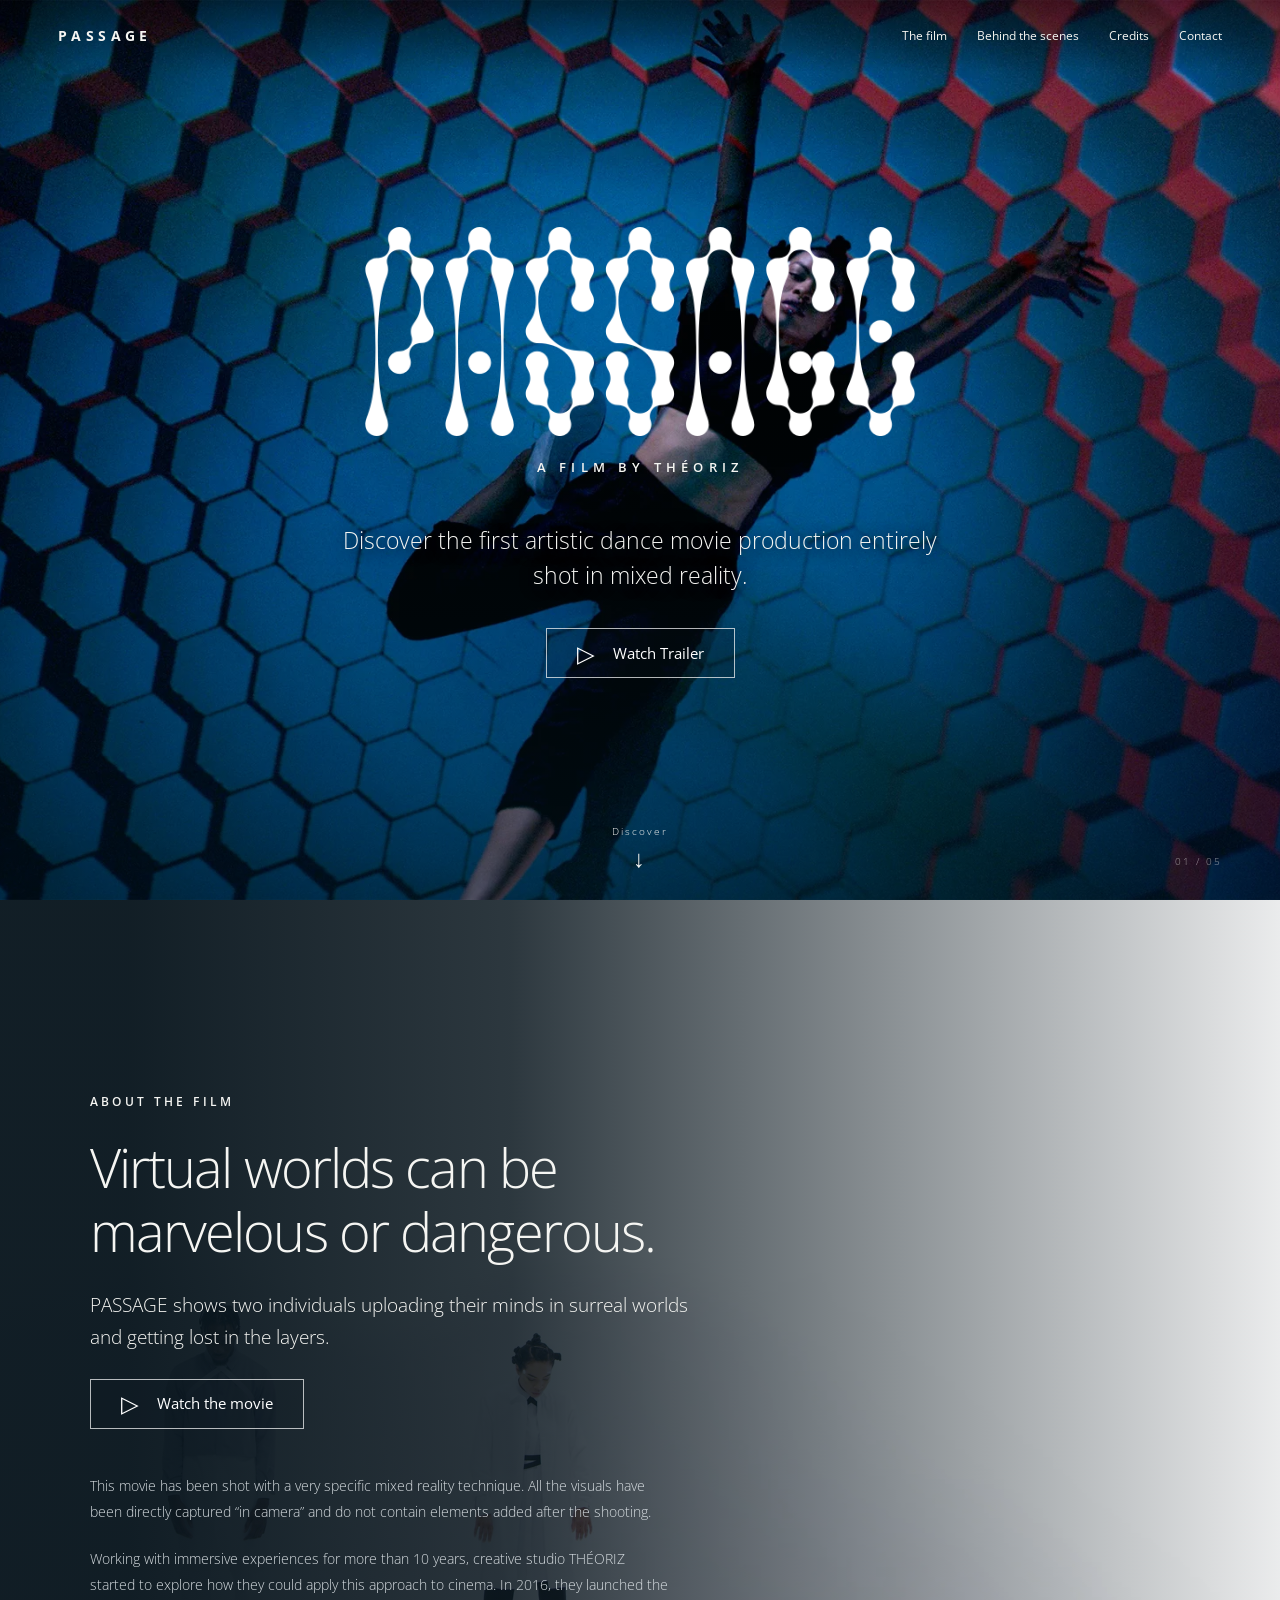
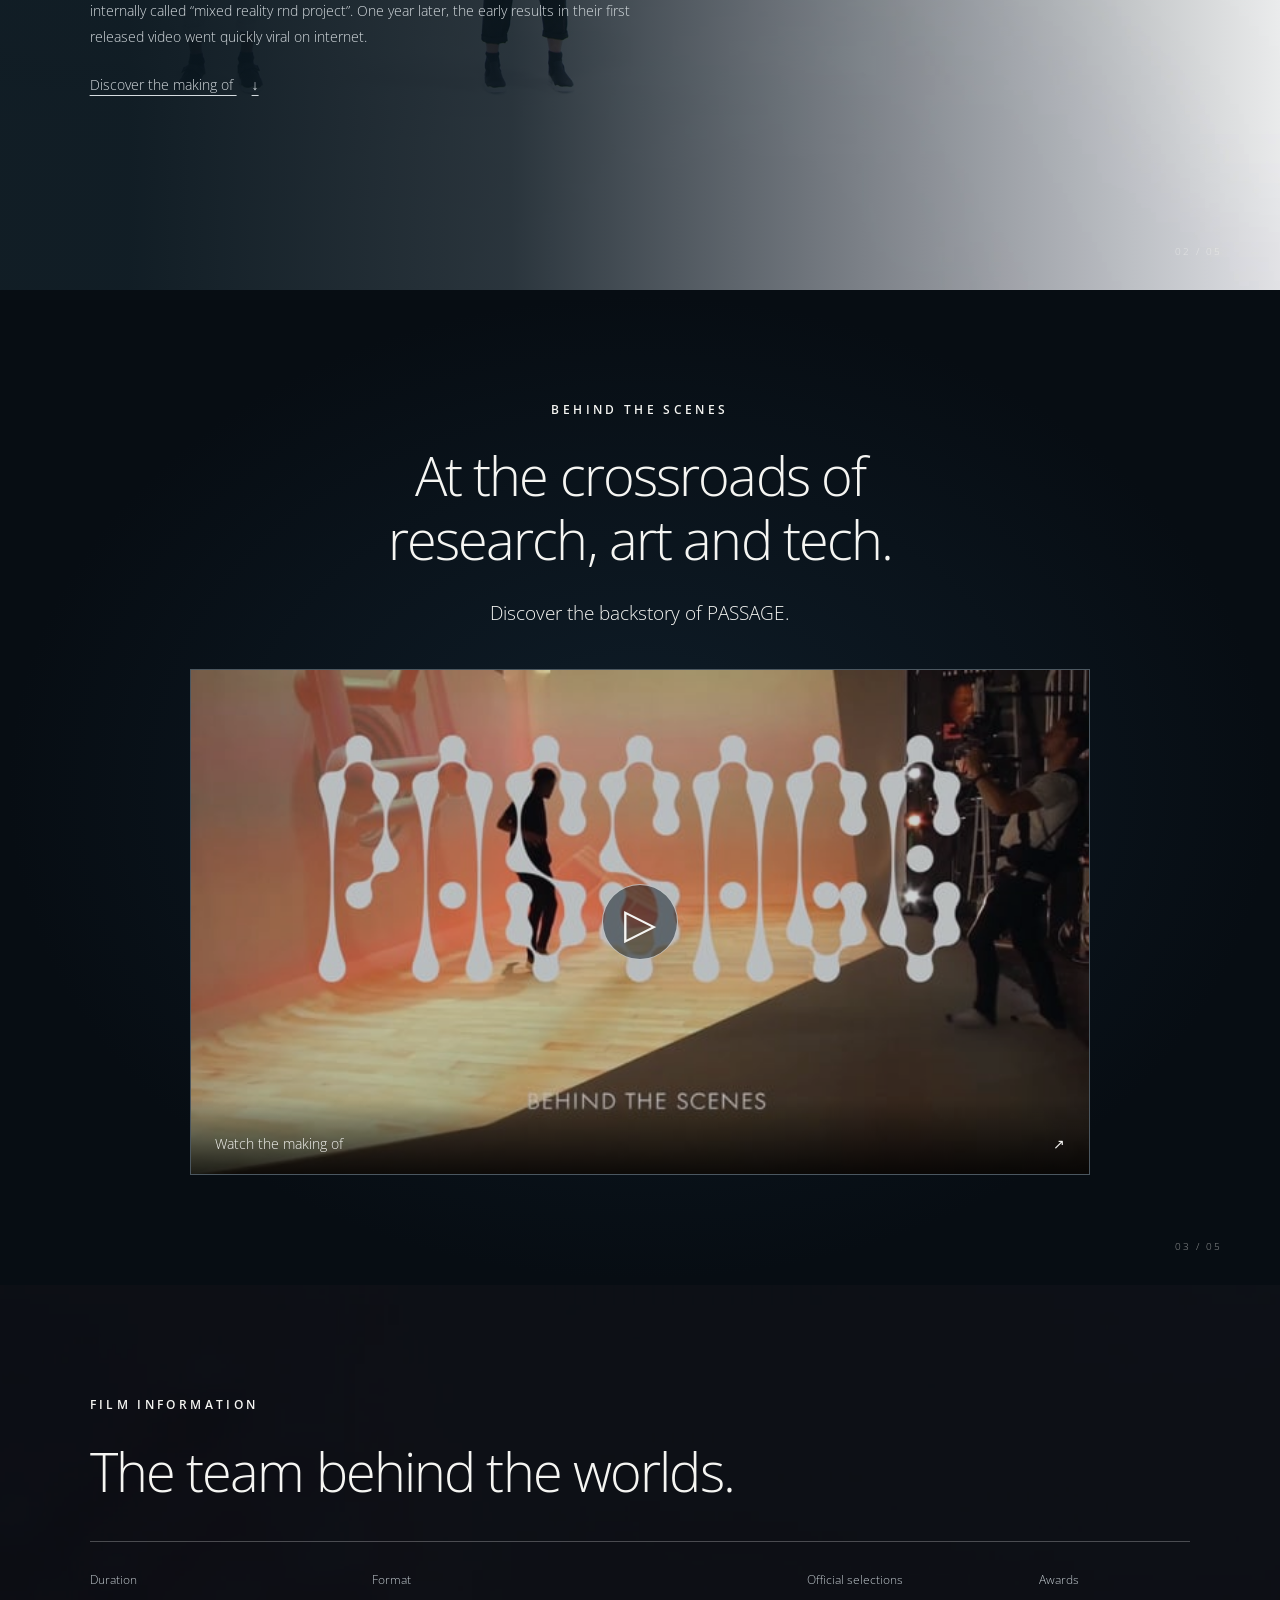
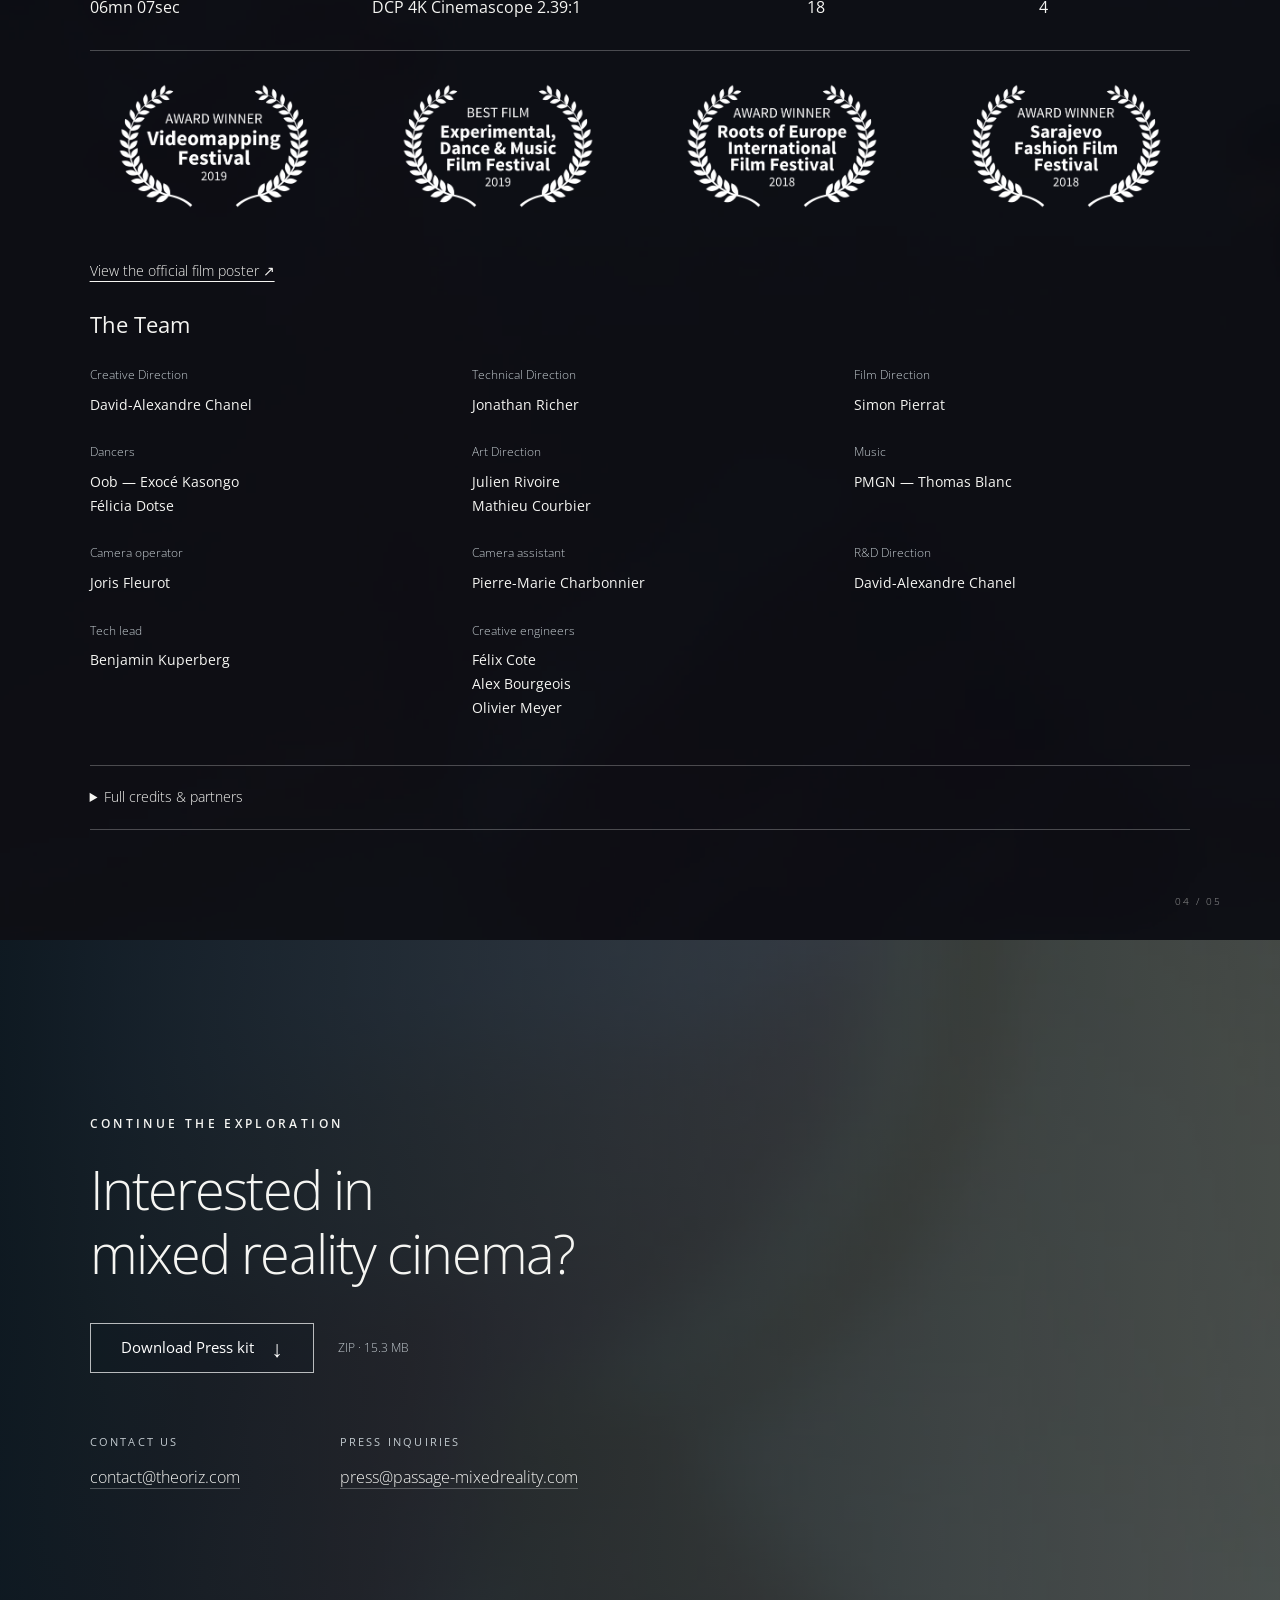
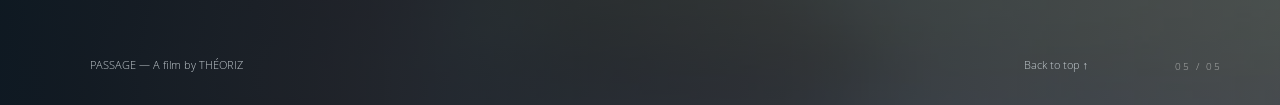
<file: accessible/index.html>
<!doctype html>
<html lang="en">
<head>
  <meta charset="utf-8">
  <meta name="viewport" content="width=device-width, initial-scale=1">
  <meta name="robots" content="noindex">
  <title>PASSAGE — The mixed reality short movie</title>
  <meta name="description" content="Discover PASSAGE, a dance short film by THÉORIZ Studio, entirely shot in mixed reality. Watch the film, trailer and making of.">
  <meta name="theme-color" content="#091a25">
  <link rel="canonical" href="https://lyptik.github.io/passage-mixedreality-movie/">
  <meta property="og:type" content="website">
  <meta property="og:title" content="PASSAGE — The mixed reality short movie">
  <meta property="og:description" content="Virtual worlds can be marvelous or dangerous. A film by THÉORIZ, entirely shot in mixed reality.">
  <meta property="og:url" content="https://lyptik.github.io/passage-mixedreality-movie/">
  <meta property="og:image" content="https://lyptik.github.io/passage-mixedreality-movie/assets/poster.webp">
  <meta name="twitter:card" content="summary_large_image">
  <link rel="icon" href="../assets/favicon.png" type="image/png">
  <link rel="preload" as="image" href="../assets/hero.webp" fetchpriority="high">
  <link rel="stylesheet" href="../assets/fonts.css">
  <link rel="stylesheet" href="../assets/site.css">
  <script src="../assets/site.js" defer></script>
</head>
<body>
  <a class="skip-link" href="#about">Skip to content</a>
  <header class="site-header">
    <a class="wordmark" href="#home" aria-label="PASSAGE home">PASSAGE</a>
    <nav aria-label="Main navigation">
      <a href="#about">The film</a>
      <a href="#behind-the-scenes">Behind the scenes</a>
      <a href="#credits">Credits</a>
      <a href="#contact">Contact</a>
    </nav>
  </header>
  <main>
    <section id="home" class="scene hero" aria-labelledby="film-title">
      <img class="scene-image" src="../assets/hero.webp" alt="Félicia Dotse dancing in a blue, hexagonal virtual world" width="2400" height="1019" fetchpriority="high">
      <div class="hero-content">
        <h1 id="film-title"><img class="film-logo" src="../assets/logo.png" alt="PASSAGE" width="1182" height="450"></h1>
        <p class="eyebrow byline">A film by THÉORIZ</p>
        <p class="hero-intro">Discover the first artistic dance movie production entirely shot in mixed reality.</p>
        <a class="button" href="https://vimeo.com/266423627" data-video="266423627" data-video-title="PASSAGE — Official trailer"><span aria-hidden="true">▷</span> Watch Trailer</a>
      </div>
      <a class="scroll-cue" href="#about" aria-label="Discover the film"><span>Discover</span><span aria-hidden="true">↓</span></a>
      <span class="scene-number" aria-hidden="true">01 / 05</span>
    </section>

    <section id="about" class="scene about" aria-labelledby="about-title">
      <img class="scene-image" src="../assets/about.webp" alt="Two dancers exploring a projected world" width="2400" height="1614" loading="lazy">
      <div class="section-content about-content">
        <p class="eyebrow">About the film</p>
        <h2 id="about-title">Virtual worlds can be<br>marvelous or dangerous.</h2>
        <p class="lead">PASSAGE shows two individuals uploading their minds in surreal worlds and getting lost in the layers.</p>
        <a class="button" href="https://vimeo.com/417619659" data-video="417619659" data-video-title="PASSAGE — The full film"><span aria-hidden="true">▷</span> Watch the movie</a>
        <div class="about-copy">
          <p>This movie has been shot with a very specific mixed reality technique. All the visuals have been directly captured “in camera” and do not contain elements added after the shooting.</p>
          <p>Working with immersive experiences for more than 10 years, creative studio THÉORIZ started to explore how they could apply this approach to cinema. In 2016, they launched the internally called “mixed reality rnd project”. One year later, the early results in their first released video went quickly viral on internet.</p>
          <a class="text-link" href="#behind-the-scenes">Discover the making of <span aria-hidden="true">↓</span></a>
        </div>
      </div>
      <span class="scene-number" aria-hidden="true">02 / 05</span>
    </section>

    <section id="behind-the-scenes" class="scene making" aria-labelledby="making-title">
      <div class="section-content">
        <p class="eyebrow">Behind the scenes</p>
        <h2 id="making-title">At the crossroads of<br>research, art and tech.</h2>
        <p class="lead">Discover the backstory of PASSAGE.</p>
        <a class="video-poster" href="https://vimeo.com/244240335" data-video="244240335" data-video-title="PASSAGE — Behind the scenes" aria-label="Watch PASSAGE behind the scenes">
          <img src="../assets/making-of.jpg" alt="On the set of PASSAGE, behind the scenes" width="640" height="360" loading="lazy">
          <span class="play-icon" aria-hidden="true">▷</span>
          <span class="poster-caption">Watch the making of <span aria-hidden="true">↗</span></span>
        </a>
      </div>
      <span class="scene-number" aria-hidden="true">03 / 05</span>
    </section>

    <section id="credits" class="scene credits" aria-labelledby="credits-title">
      <img class="scene-image" src="../assets/credits.webp" alt="" width="2400" height="1019" loading="lazy">
      <div class="section-content">
        <p class="eyebrow">Film Information</p>
        <h2 id="credits-title">The team behind the worlds.</h2>
        <dl class="film-facts">
          <div><dt>Duration</dt><dd>06mn 07sec</dd></div>
          <div><dt>Format</dt><dd>DCP 4K Cinemascope 2.39:1</dd></div>
          <div><dt>Official selections</dt><dd>18</dd></div>
          <div><dt>Awards</dt><dd>4</dd></div>
        </dl>
        <div class="awards" aria-label="Festival awards">
          <img src="../assets/award-videomapping.png" alt="Award winner — Video Mapping Festival 2019" width="300" height="160" loading="lazy">
          <img src="../assets/award-experimental.png" alt="Best Film — Experimental Dance & Music Film Festival 2019" width="300" height="160" loading="lazy">
          <img src="../assets/award-roots.png" alt="Award winner — Roots of Europe International Film Festival 2018" width="300" height="160" loading="lazy">
          <img src="../assets/award-sarajevo.png" alt="Award winner — Sarajevo Fashion Film Festival 2018" width="300" height="160" loading="lazy">
        </div>
        <p><a class="text-link" href="../assets/poster.webp">View the official film poster ↗</a></p>
        <h3>The Team</h3>
        <dl class="team-grid">
          <div><dt>Creative Direction</dt><dd>David-Alexandre Chanel</dd></div>
          <div><dt>Technical Direction</dt><dd>Jonathan Richer</dd></div>
          <div><dt>Film Direction</dt><dd>Simon Pierrat</dd></div>
          <div><dt>Dancers</dt><dd>Oob — Exocé Kasongo<br>Félicia Dotse</dd></div>
          <div><dt>Art Direction</dt><dd>Julien Rivoire<br>Mathieu Courbier</dd></div>
          <div><dt>Music</dt><dd>PMGN — Thomas Blanc</dd></div>
          <div><dt>Camera operator</dt><dd>Joris Fleurot</dd></div>
          <div><dt>Camera assistant</dt><dd>Pierre-Marie Charbonnier</dd></div>
          <div><dt>R&amp;D Direction</dt><dd>David-Alexandre Chanel</dd></div>
          <div><dt>Tech lead</dt><dd>Benjamin Kuperberg</dd></div>
          <div><dt>Creative engineers</dt><dd>Félix Cote<br>Alex Bourgeois<br>Olivier Meyer</dd></div>
        </dl>
        <details class="full-credits">
          <summary>Full credits &amp; partners</summary>
          <p>Lighting by Rodolphe Martin / Stylism by Mathieu Courbier / Makeup by Aude Jeanneau / Editing by Simon Pierrat / Color grading by Baptiste Noyé.</p>
          <p>Thanks to Gwendoline Jacquemin, Maëva Moreau, Juliette Planche, Camille Roy, Denis Kuperberg, Fabrice Bounin, Paul Pagès, Julien Dragon, Alban Delacourt, Yoshi, Yves Richer, Sophie Rossi, Arnaud Douchet, Dominique Lassarat, Tom Duchêne, Baptise Moizard, Pôle Pixel.</p>
          <p>This video was shot using a new mixed reality technology developed by THEORIZ Studio. Shot in Studio Pagès. Video equipment provided by Compose it Prod. Crane provided by Locacine. Lighting equipment provided by Fa musique and Transpalux. Beamers provided by Panasonic, Alabama-media and Les grands Ateliers. Computers, performer tracking technology and beamers provided by THEORIZ Studio.</p>
          <p>Partners: Fa Musique, Transpalux, Panasonic, Alabama-media, Studio Pagès, Lumières &amp; associé, Locaciné, Les grands Ateliers, Compose it Prod, Lumières numériques, THEORIZ Studio, CNC-RIAM.</p>
        </details>
      </div>
      <span class="scene-number" aria-hidden="true">04 / 05</span>
    </section>

    <section id="contact" class="scene contact" aria-labelledby="contact-title">
      <img class="scene-image" src="../assets/contact.webp" alt="" width="993" height="420" loading="lazy">
      <div class="section-content">
        <p class="eyebrow">Continue the exploration</p>
        <h2 id="contact-title">Interested in<br>mixed reality cinema?</h2>
        <div class="contact-actions">
          <a class="button" href="../wp-content/uploads/2020/05/Kit_press.zip" download>Download Press kit <span aria-hidden="true">↓</span></a>
          <span class="download-note">ZIP · 15.3 MB</span>
        </div>
        <div class="contact-grid">
          <div><h3>Contact us</h3><a href="mailto:contact@theoriz.com">contact@theoriz.com</a></div>
          <div><h3>Press inquiries</h3><a href="mailto:press@passage-mixedreality.com">press@passage-mixedreality.com</a></div>
        </div>
      </div>
      <footer><span>PASSAGE — A film by THÉORIZ</span><a href="#home">Back to top ↑</a></footer>
      <span class="scene-number" aria-hidden="true">05 / 05</span>
    </section>
  </main>
  <dialog class="video-dialog" aria-labelledby="video-title">
    <div class="dialog-top"><h2 id="video-title">PASSAGE</h2><button class="close-video" type="button" aria-label="Close video">Close <span aria-hidden="true">×</span></button></div>
    <div class="video-frame"></div>
    <p class="video-fallback">Playback unavailable? <a href="https://vimeo.com/266423627" target="_blank" rel="noopener">Watch on Vimeo ↗</a></p>
  </dialog>
</body>
</html>
</file>
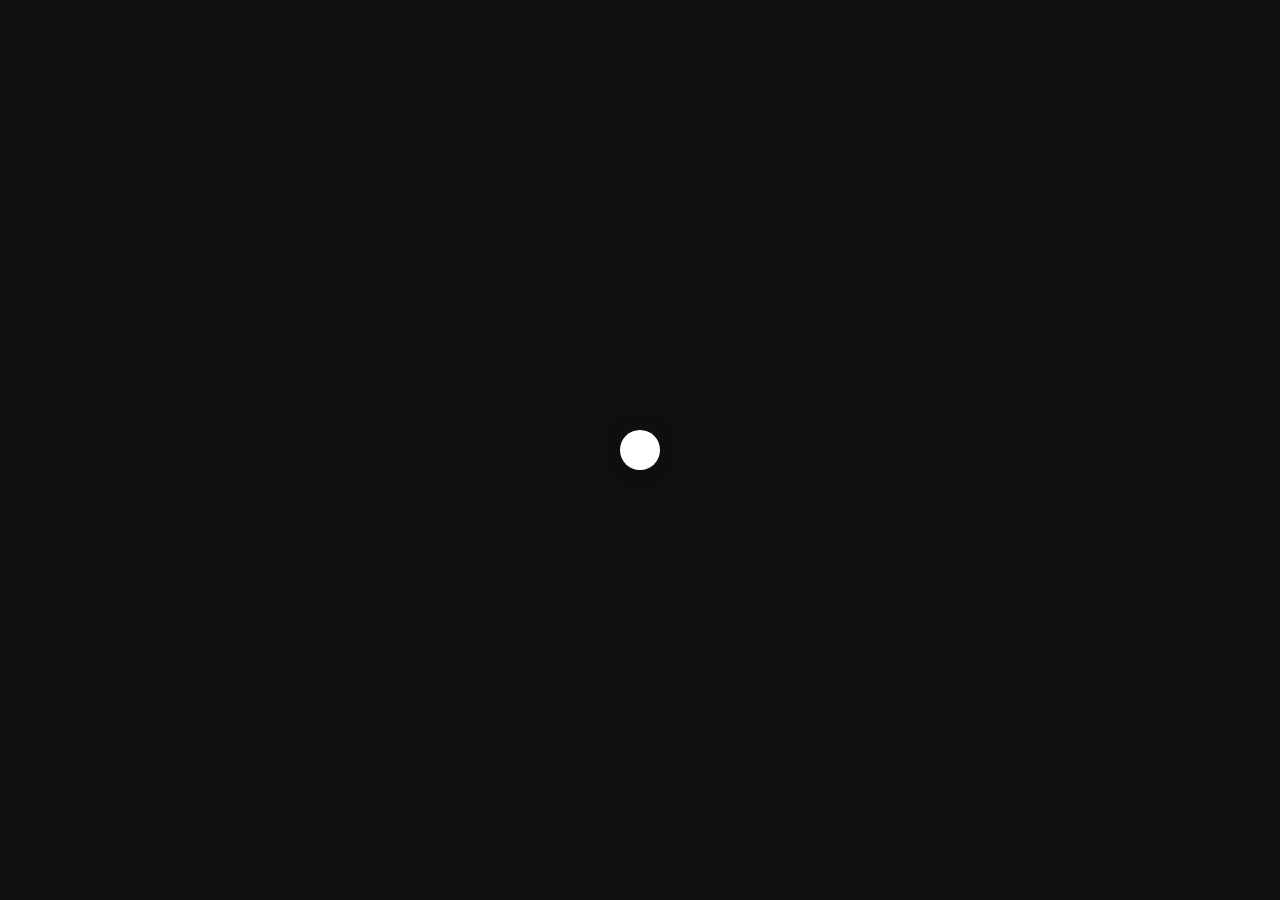
<file: home/passage-the-movie/index.html>
<!doctype html>
<html lang="en"><head>
<meta charset="utf-8"><meta name="viewport" content="width=device-width, initial-scale=1">
<title>Watch PASSAGE — The mixed reality short movie</title>
<meta name="description" content="Discover PASSAGE, a dance short film by THÉORIZ Studio, entirely shot in mixed reality. Watch the film, trailer and making of.">
<meta name="theme-color" content="#0f0f0f">
<link rel="canonical" href="https://lyptik.github.io/passage-mixedreality-movie/home/passage-the-movie/">
<meta property="og:title" content="Watch PASSAGE — The mixed reality short movie"><meta property="og:type" content="website">
<meta property="og:url" content="https://lyptik.github.io/passage-mixedreality-movie/home/passage-the-movie/">
<meta property="og:image" content="https://lyptik.github.io/passage-mixedreality-movie/assets/poster.webp">
<meta property="og:description" content="Virtual worlds can be marvelous or dangerous. A film by THÉORIZ.">
<meta name="twitter:card" content="summary_large_image">
<link rel="icon" href="../../assets/favicon.png" type="image/png">
<link rel="stylesheet" href="../../assets/fonts.css">
<link rel="stylesheet" href="../../assets/original/css/theme.css">
<link rel="stylesheet" href="../../assets/original/css/settings.css">
<link rel="stylesheet" href="../../assets/original/css/font-awesome.css">
<link rel="stylesheet" href="../../assets/original/css/static.css?v=retakes-20261022">
<style id="rs-plugin-settings-inline-css"></style>
<script src="../../assets/original/js/jquery.min.js"></script>
<script src="../../assets/original/js/jquery.themepunch.tools.min.js"></script>
<script src="../../assets/original/js/jquery.themepunch.revolution.min.js"></script>
<script src="../../assets/original/js/prepare.js"></script>
</head><body class="passage-slideshow">
<h1 class="screen-reader-text">Watch PASSAGE — The mixed reality short movie</h1>
<a class="accessible-link" href="../../accessible/">Read all film information without animations</a>
<noscript><p class="no-script-message">This presentation uses JavaScript for its animations. <a href="../../accessible/">Read the film information, watch the videos and download the press kit here.</a></p></noscript>
<div id="rev_slider_14_1_wrapper" class="rev_slider_wrapper fullscreen-container" data-source="gallery" style="background:#0f0f0f;padding:0px;">
<!-- START REVOLUTION SLIDER 5.4.8.3 fullscreen mode -->
	<div id="rev_slider_14_1" class="rev_slider fullscreenbanner" style="display:none;" data-version="5.4.8.3">
<ul>	<!-- SLIDE  -->
	<li data-index="rs-46" data-transition="fade" data-slotamount="default" data-hideafterloop="0" data-hideslideonmobile="off"  data-easein="default" data-easeout="default" data-masterspeed="300"  data-rotate="0"  data-saveperformance="off"  data-title="behind the scenes" data-param1="" data-param2="" data-param3="" data-param4="" data-param5="" data-param6="" data-param7="" data-param8="" data-param9="" data-param10="" data-description="">
		<!-- MAIN IMAGE -->
		<img src="../../assets/original/images/transparent.png" data-bgcolor='#000000' style='background:#000000' alt="" title="PASSAGE the movie"  data-bgposition="center center" data-bgfit="cover" data-bgrepeat="no-repeat" class="rev-slidebg" data-no-retina>
		<!-- LAYERS -->

		<!-- LAYER NR. 1 -->
		<div class="tp-caption tp-layer-selectable  tp-resizeme tp-videolayer" 
			 id="slide-46-layer-16" 
			 data-x="['center','center','center','center']" data-hoffset="['0','0','0','0']" 
			 data-y="['middle','middle','middle','middle']" data-voffset="['0','0','0','0']" 
						data-whitespace="nowrap"
 
			data-type="video" 
			data-responsive_offset="on" 

			data-frames='[{"delay":10,"speed":300,"frame":"0","from":"opacity:0;","to":"o:1;","ease":"Power3.easeInOut"},{"delay":"wait","speed":300,"frame":"999","to":"opacity:0;","ease":"Power3.easeInOut"}]'
 data-vimeoid="417619659" data-videoattributes="title=0&byline=0&portrait=0&api=1&dnt=1" data-videowidth="95%" data-videoheight="['95%','95%','50%','50%']" data-videoloop="none"			data-textAlign="['inherit','inherit','inherit','inherit']"
			data-paddingtop="[0,0,0,0]"
			data-paddingright="[0,0,0,0]"
			data-paddingbottom="[0,0,0,0]"
			data-paddingleft="[0,0,0,0]"
			data-autoplay="off" 
			data-volume="100"
			style="z-index: 5;"> </div>
	</li>
</ul>
<div class="tp-bannertimer tp-bottom" style="visibility: hidden !important;"></div>	</div>
<script>var htmlDiv = document.getElementById("rs-plugin-settings-inline-css"); var htmlDivCss="";
				if(htmlDiv) {
					htmlDiv.innerHTML = htmlDiv.innerHTML + htmlDivCss;
				}else{
					var htmlDiv = document.createElement("div");
					htmlDiv.innerHTML = "<style>" + htmlDivCss + "</style>";
					document.getElementsByTagName("head")[0].appendChild(htmlDiv.childNodes[0]);
				}
			</script>
		<script type="text/javascript">

			
var revapi14,
	tpj;	
(function() {			
	if (!/loaded|interactive|complete/.test(document.readyState)) document.addEventListener("DOMContentLoaded",onLoad); else onLoad();	
	function onLoad() {				
		if (tpj===undefined) { tpj = jQuery; if("off" == "on") tpj.noConflict();}
	if(tpj("#rev_slider_14_1").revolution == undefined){
		revslider_showDoubleJqueryError("#rev_slider_14_1");
	}else{
		revapi14 = tpj("#rev_slider_14_1").show().revolution({
			sliderType:"standard",
			jsFileLocation:"../../assets/original/js/",
			sliderLayout:"fullscreen",
			dottedOverlay:"none",
			delay:500000,
			navigation: {
				keyboardNavigation:"on",
				keyboard_direction: "vertical",
				mouseScrollNavigation:"carousel",
 							mouseScrollReverse:"default",
				onHoverStop:"on",
				touch:{
					touchenabled:"on",
					touchOnDesktop:"off",
					swipe_threshold: 75,
					swipe_min_touches: 1,
					swipe_direction: "vertical",
					drag_block_vertical: false
				}
			},
			responsiveLevels:[1240,1024,778,480],
			visibilityLevels:[1240,1024,778,480],
			gridwidth:[1300,1100,778,480],
			gridheight:[1100,768,960,720],
			lazyType:"none",
			shadow:0,
			spinner:"spinner2",
			stopLoop:"off",
			stopAfterLoops:-1,
			stopAtSlide:-1,
			shuffle:"off",
			autoHeight:"off",
			fullScreenAutoWidth:"off",
			fullScreenAlignForce:"off",
			fullScreenOffsetContainer: ".touch .edgtf-mobile-header",
			fullScreenOffset: "",
			disableProgressBar:"on",
			hideThumbsOnMobile:"off",
			hideSliderAtLimit:0,
			hideCaptionAtLimit:0,
			hideAllCaptionAtLilmit:0,
			debugMode:false,
			fallbacks: {
				simplifyAll:"off",
				nextSlideOnWindowFocus:"off",
				disableFocusListener:false,
			}
		});
	}; /* END OF revapi call */
	
 }; /* END OF ON LOAD FUNCTION */
}()); /* END OF WRAPPING FUNCTION */
</script>
		<script>
					var htmlDivCss = ' #rev_slider_14_1_wrapper .tp-loader.spinner2{ background-color: #FFFFFF !important; } ';
					var htmlDiv = document.getElementById('rs-plugin-settings-inline-css');
					if(htmlDiv) {
						htmlDiv.innerHTML = htmlDiv.innerHTML + htmlDivCss;
					}
					else{
						var htmlDiv = document.createElement('div');
						htmlDiv.innerHTML = '<style>' + htmlDivCss + '</style>';
						document.getElementsByTagName('head')[0].appendChild(htmlDiv.childNodes[0]);
					}
					</script>
					</div><!-- END REVOLUTION SLIDER -->
<script src="../../assets/original/js/static.js"></script>
</body></html>
</file>
<file: assets/fonts.css>
@font-face {
  font-family: 'Open Sans';
  font-style: normal;
  font-weight: 300;
  font-stretch: normal;
  font-display: swap;
  src: url(open-sans-300.ttf) format('truetype');
}
@font-face {
  font-family: 'Open Sans';
  font-style: normal;
  font-weight: 400;
  font-stretch: normal;
  font-display: swap;
  src: url(open-sans-400.ttf) format('truetype');
}
@font-face {
  font-family: 'Open Sans';
  font-style: normal;
  font-weight: 600;
  font-stretch: normal;
  font-display: swap;
  src: url(open-sans-600.ttf) format('truetype');
}
@font-face {
  font-family: 'Open Sans';
  font-style: normal;
  font-weight: 700;
  font-stretch: normal;
  font-display: swap;
  src: url(open-sans-700.ttf) format('truetype');
}
</file>
<file: assets/original/css/theme.css>
a,abbr,acronym,address,applet,b,big,blockquote,body,caption,center,cite,code,dd,del,dfn,div,dl,dt,em,fieldset,font,form,h1,h2,h3,h4,h5,h6,html,i,iframe,ins,kbd,label,legend,li,object,ol,p,pre,q,s,samp,small,span,strike,strong,sub,sup,table,tbody,td,tfoot,th,thead,tr,tt,u,ul,var{background:0 0;border:0;margin:0;padding:0;vertical-align:baseline;outline:0}article,aside,details,figcaption,figure,footer,header,nav,section{display:block}blockquote{quotes:none}blockquote:after,blockquote:before{content:'';content:none}del{text-decoration:line-through}table{border-collapse:collapse;border-spacing:0;border:medium none;vertical-align:middle}table th{border:0;padding:16px 7px;text-align:center}table td{padding:5px 10px;text-align:center}a img{border:none}.wp-caption,img{max-width:100%;height:auto}iframe{max-width:100%}.clearfix:after,.clearfix:before{content:" ";display:table}.clearfix:after{clear:both}.clear:after{clear:both;content:"";display:block}html{height:100%;margin:0!important;-webkit-transition:all .33s ease-out;-moz-transition:all .33s ease-out;transition:all .33s ease-out;overflow-y:scroll!important}body{font-family:"Open Sans",sans-serif;font-size:14px;line-height:26px;color:#606060;font-weight:400;background-color:#fff;overflow-x:hidden!important;-webkit-font-smoothing:antialiased}h1{font-family:"Six Caps",sans-serif;font-size:80px;line-height:1.2em;font-weight:400;letter-spacing:3px;text-transform:uppercase}h2{font-family:"Six Caps",sans-serif;font-size:60px;line-height:1.1em;font-weight:400;letter-spacing:2px;text-transform:uppercase}h3{font-family:"Open Sans",sans-serif;font-size:19px;line-height:1.2em;font-weight:700;letter-spacing:2px;text-transform:uppercase}h4{font-family:"Open Sans",sans-serif;font-size:15px;line-height:1.3em;font-weight:700;letter-spacing:2px;text-transform:uppercase}h5{font-family:"Open Sans",sans-serif;font-size:12px;line-height:2.08em;font-weight:700;letter-spacing:2px;text-transform:uppercase}h6{font-family:"Open Sans",sans-serif;font-size:11px;line-height:2.08em;font-weight:600;letter-spacing:1.5px;text-transform:uppercase}h1,h2,h3,h4,h5,h6{color:#303030}h1 a,h2 a,h3 a,h4 a,h5 a,h6 a{color:inherit;font-family:inherit;font-size:inherit;font-weight:inherit;font-style:inherit;line-height:inherit;letter-spacing:inherit;text-transform:inherit}h1 a:hover,h2 a:hover,h3 a:hover,h4 a:hover,h5 a:hover,h6 a:hover{color:#cc9602}a,p a{color:#cc9602;text-decoration:none;cursor:pointer;-webkit-transition:color .15s ease-out;-moz-transition:color .15s ease-out;transition:color .15s ease-out}p{font-weight:300;margin:0 0 25px}.woocommerce input[type=button],.woocommerce-page input[type=button],input[type=submit]{-webkit-appearance:none}ol,ul{list-style-position:inside;margin:15px 0}ol ol,ol ul,ul ol,ul ul{margin:0;padding:0 0 0 15px}pre{background-color:#fff;padding:15px;max-width:100%;white-space:pre-wrap;word-wrap:break-word;margin:15px 0}dt{font-size:15px;font-weight:700;margin-bottom:10px}dd{margin-bottom:15px}sub,sup{font-size:75%;height:0;line-height:0;position:relative;vertical-align:baseline}sub{top:.5ex}sup{bottom:.5ex}.wp-caption-text{margin:0;font-style:italic}table{width:100%}table tbody tr,table thead tr{border:1px solid #cdcdcd}table tbody th{border-right:1px solid #cdcdcd}blockquote:not(.edgtf-blockquote-shortcode){padding:0;border:none;font-style:italic;font-size:17px;line-height:1.6em;margin:20px 0}blockquote cite{font-style:normal;font-weight:500}::selection{background:#cc9602;color:#fff}::-moz-selection{background:#cc9602;color:#fff}.bypostauthor,.gallery-caption,.sticky,.wp-caption,.wp-caption-text{opacity:1}.alignleft{float:left;margin:0 20px 20px 0}.alignright{float:right;margin:0 0 20px 20px}.aligncenter{display:block;margin:10px auto;clear:both}.alignwide{margin-left:auto;margin-right:auto;clear:both}@media only screen and (max-width:1024px){.alignwide{width:100%;max-width:100%}}.alignfull{position:relative;left:-1rem;width:calc(100% + (2 * 1rem));max-width:calc(100% + (2 * 1rem));clear:both}@media only screen and (max-width:1024px){.alignfull{left:calc(-12.5% - 75px);width:calc(125% + 150px);max-width:calc(125% + 150px);margin-top:calc(2 * 1rem);margin-bottom:calc(2 * 1rem)}}.text-align-right{text-align:right}.text-align-left{text-align:left}.text-align-center{text-align:center}.meta{display:none}.edgtf-container-inner>h1,.edgtf-container-inner>h2,.edgtf-container-inner>h3,.edgtf-full-width-inner>h1,.edgtf-full-width-inner>h2,.edgtf-full-width-inner>h3{margin:15px 0}.edgtf-container-inner>h4,.edgtf-container-inner>h5,.edgtf-container-inner>h6,.edgtf-full-width-inner>h4,.edgtf-full-width-inner>h5,.edgtf-full-width-inner>h6{margin:10px 0}.edgtf-container-inner>table,.edgtf-full-width-inner>table{margin:15px 0}.edgtf-wrapper{background-color:#fff;position:relative;z-index:1000;-webkit-transition:left .33s cubic-bezier(.694,.0482,.335,1);-moz-transition:left .33s cubic-bezier(.694,.0482,.335,1);transition:left .33s cubic-bezier(.694,.0482,.335,1);left:0}.edgtf-wrapper .edgtf-wrapper-inner{width:100%;overflow:hidden}.edgtf-meta{display:none}.edgtf-content{margin-top:0;position:relative;z-index:100;background-color:#fff}.last_toggle_el_margin,.wpb_button,.wpb_content_element,.wpb_row,ul.wpb_thumbnails-fluid>li{margin-bottom:0!important}.edgtf-content .edgtf-content-inner>.edgtf-container>.edgtf-container-inner,.edgtf-content .edgtf-content-inner>.edgtf-full-width>.edgtf-full-width-inner{padding:30px 0}.edgtf-boxed{overflow:hidden!important}.edgtf-boxed .edgtf-wrapper{display:inline-block;vertical-align:middle;width:100%}.edgtf-boxed .edgtf-wrapper .edgtf-wrapper-inner{width:1350px;overflow:visible;margin:auto}.edgtf-boxed .edgtf-content{overflow:hidden}.edgtf-boxed .edgtf-footer-inner{width:1350px;margin:auto}.edgtf-boxed .edgtf-page-header .edgtf-fixed-wrapper.fixed,.edgtf-boxed .edgtf-page-header .edgtf-sticky-header{width:1350px;left:auto}.edgtf-smooth-transition-loader{position:fixed;top:0;left:0;right:0;bottom:0;z-index:2000}.edgtf-smooth-transition-loader.edgtf-hide-spinner .edgtf-st-loader{display:none}.edgtf-container{background-color:#fff;position:relative;padding:0;width:100%;z-index:100}.edgtf-container:before{content:" ";display:table}.edgtf-container:after{content:" ";display:table;clear:both}.edgtf-container-inner{width:1300px;margin:0 auto}.edgtf-full-width{position:relative;z-index:100}@media only screen and (min-width:1400px){.edgtf-grid-1300 .edgtf-container-inner,.edgtf-grid-1300 .edgtf-footer-bottom-border-holder.edgtf-in-grid,.edgtf-grid-1300 .edgtf-footer-top-border-holder.edgtf-in-grid,.edgtf-grid-1300 .edgtf-grid,.edgtf-grid-1300 .edgtf-grid-section .edgtf-section-inner{width:1300px}.edgtf-grid-1300.edgtf-boxed .edgtf-footer-inner,.edgtf-grid-1300.edgtf-boxed .edgtf-wrapper-inner{width:1350px}.edgtf-grid-1300.edgtf-boxed .edgtf-page-header .edgtf-fixed-wrapper.fixed,.edgtf-grid-1300.edgtf-boxed .edgtf-page-header .edgtf-sticky-header{width:1350px;left:auto}}@media only screen and (min-width:1300px){.edgtf-grid-1200 .edgtf-container-inner,.edgtf-grid-1200 .edgtf-footer-bottom-border-holder.edgtf-in-grid,.edgtf-grid-1200 .edgtf-footer-top-border-holder.edgtf-in-grid,.edgtf-grid-1200 .edgtf-grid,.edgtf-grid-1200 .edgtf-grid-section .edgtf-section-inner{width:1200px}.edgtf-grid-1200.edgtf-boxed .edgtf-footer-inner,.edgtf-grid-1200.edgtf-boxed .edgtf-wrapper-inner{width:1250px}.edgtf-grid-1200.edgtf-boxed .edgtf-page-header .edgtf-fixed-wrapper.fixed,.edgtf-grid-1200.edgtf-boxed .edgtf-page-header .edgtf-sticky-header{width:1250px;left:auto}}@media only screen and (min-width:1200px){.edgtf-grid-1000 .edgtf-container-inner,.edgtf-grid-1000 .edgtf-footer-bottom-border-holder.edgtf-in-grid,.edgtf-grid-1000 .edgtf-footer-top-border-holder.edgtf-in-grid,.edgtf-grid-1000 .edgtf-grid,.edgtf-grid-1000 .edgtf-grid-section .edgtf-section-inner{width:1000px}.edgtf-grid-1000.edgtf-boxed .edgtf-footer-inner,.edgtf-grid-1000.edgtf-boxed .edgtf-wrapper-inner{width:1050px}.edgtf-grid-1000.edgtf-boxed .edgtf-page-header .edgtf-fixed-wrapper.fixed,.edgtf-grid-1000.edgtf-boxed .edgtf-page-header .edgtf-sticky-header{width:1050px;left:auto}}@media only screen and (min-width:1000px){.edgtf-grid-800 .edgtf-container-inner,.edgtf-grid-800 .edgtf-footer-bottom-border-holder.edgtf-in-grid,.edgtf-grid-800 .edgtf-footer-top-border-holder.edgtf-in-grid,.edgtf-grid-800 .edgtf-grid,.edgtf-grid-800 .edgtf-grid-section .edgtf-section-inner{width:800px}.edgtf-grid-800.edgtf-boxed .edgtf-footer-inner,.edgtf-grid-800.edgtf-boxed .edgtf-wrapper-inner{width:850px}.edgtf-grid-800.edgtf-boxed .edgtf-page-header .edgtf-fixed-wrapper.fixed,.edgtf-grid-800.edgtf-boxed .edgtf-page-header .edgtf-sticky-header{width:850px;left:auto}}.edgtf-two-columns-66-33{width:100%}.edgtf-two-columns-66-33 .edgtf-column1{width:66.66%;float:left}.edgtf-two-columns-66-33 .edgtf-column1 .edgtf-column-inner{padding:0 125px 0 0}.edgtf-two-columns-66-33 .edgtf-column2{width:33.33%;float:left}.edgtf-two-columns-66-33 .edgtf-column2 .edgtf-column-inner{padding:0 0 0 20px}.edgtf-two-columns-33-66{width:100%}.edgtf-two-columns-33-66 .edgtf-column1{width:33.33%;float:left}.edgtf-two-columns-33-66 .edgtf-column1 .edgtf-column-inner{padding:0 20px 0 0}.edgtf-two-columns-33-66 .edgtf-column2{width:66.66%;float:left}.edgtf-two-columns-33-66 .edgtf-column2 .edgtf-column-inner{padding:0 0 0 125px}.edgtf-two-columns-75-25{width:100%}.edgtf-two-columns-75-25 .edgtf-column1{width:75%;float:left}.edgtf-two-columns-75-25 .edgtf-column1 .edgtf-column-inner{padding:0 125px 0 0}.edgtf-two-columns-75-25 .edgtf-column2{width:25%;float:left}.edgtf-two-columns-75-25 .edgtf-column2 .edgtf-column-inner{padding:0 0 0 20px}.edgtf-two-columns-25-75{width:100%}.edgtf-two-columns-25-75 .edgtf-column1{width:25%;float:left}.edgtf-two-columns-25-75 .edgtf-column1 .edgtf-column-inner{padding:0 20px 0 0}.edgtf-two-columns-25-75 .edgtf-column2{width:75%;float:left}.edgtf-two-columns-25-75 .edgtf-column2 .edgtf-column-inner{padding:0 0 0 125px}.edgtf-two-columns-50-50{width:100%}.edgtf-two-columns-50-50>.edgtf-two-columns-50-50-inner{margin:0 -15px}.edgtf-two-columns-50-50 .edgtf-column{width:50%;float:left}.edgtf-two-columns-50-50 .edgtf-column .edgtf-column-inner{padding:0 15px}.edgtf-three-columns{width:100%}.edgtf-three-columns>.edgtf-three-columns-inner{margin:0 -15px}.edgtf-three-columns .edgtf-column{width:33.33%;float:left}.edgtf-three-columns .edgtf-column .edgtf-column-inner{padding:0 15px}.edgtf-four-columns{width:100%}.edgtf-four-columns>.edgtf-four-columns-inner{margin:0 -15px}.edgtf-four-columns .edgtf-column{width:25%;float:left}.edgtf-four-columns .edgtf-column .edgtf-column-inner{padding:0 15px}.edgtf-five-columns{width:100%}.edgtf-five-columns>.edgtf-five-columns-inner{margin:0 -15px}.edgtf-five-columns .edgtf-column{width:20%;float:left}.edgtf-five-columns .edgtf-column .edgtf-column-inner{padding:0 15px}body.woocommerce.woocommerce-page .edgtf-two-columns-66-33.woocommerce_with_sidebar .edgtf-column1 .edgtf-column-inner,body.woocommerce.woocommerce-page .edgtf-two-columns-75-25.woocommerce_with_sidebar .edgtf-column1 .edgtf-column-inner{padding-left:40px}body.woocommerce.woocommerce-page .edgtf-two-columns-25-75.woocommerce_with_sidebar .edgtf-column2 .edgtf-column-inner,body.woocommerce.woocommerce-page .edgtf-two-columns-33-66.woocommerce_with_sidebar .edgtf-column2 .edgtf-column-inner{padding-right:40px}body.woocommerce.woocommerce-page .full_width .edgtf-two-columns-66-33.woocommerce_with_sidebar .edgtf-column1 .edgtf-column-inner,body.woocommerce.woocommerce-page .full_width .edgtf-two-columns-75-25.woocommerce_with_sidebar .edgtf-column1 .edgtf-column-inner{padding-left:0}body.woocommerce.woocommerce-page .full_width .edgtf-two-columns-25-75.woocommerce_with_sidebar .edgtf-column2 .edgtf-column-inner,body.woocommerce.woocommerce-page .full_width .edgtf-two-columns-33-66.woocommerce_with_sidebar .edgtf-column2 .edgtf-column-inner{padding-right:0}@-webkit-keyframes preload-background{from{background-position:0 0}to{background-position:100% 0}}@keyframes preload-background{from{background-position:0 0}to{background-position:100% 0}}.edgtf-preload-background{background-repeat:repeat!important;background-color:transparent!important;background-attachment:scroll!important;background-size:inherit!important;-webkit-animation-name:preload-background;-webkit-animation-duration:40s;-webkit-animation-iteration-count:infinite;-webkit-animation-timing-function:linear;-webkit-animation-delay:0s;-webkit-animation-fill-mode:forwards;animation-name:preload-background;animation-duration:40s;animation-iteration-count:infinite;animation-timing-function:linear;animation-delay:0s;animation-fill-mode:forwards}.edgtf-grid{width:1300px;margin:0 auto}.edgtf-vertical-align-containers{position:relative;height:100%;width:100%;padding:0 40px;box-sizing:border-box}.edgtf-vertical-align-containers.edgtf-25-50-25 .edgtf-position-left,.edgtf-vertical-align-containers.edgtf-25-50-25 .edgtf-position-right{width:25%}.edgtf-vertical-align-containers.edgtf-25-50-25 .edgtf-position-center{width:50%;left:50%;-webkit-transform:translateX(-50%);transform:translateX(-50%)}.edgtf-vertical-align-containers.edgtf-25-50-25 .edgtf-position-center-inner,.edgtf-vertical-align-containers.edgtf-25-50-25 .edgtf-position-left-inner,.edgtf-vertical-align-containers.edgtf-25-50-25 .edgtf-position-right-inner{width:98%}.edgtf-vertical-align-containers.edgtf-33-33-33 .edgtf-position-center,.edgtf-vertical-align-containers.edgtf-33-33-33 .edgtf-position-left,.edgtf-vertical-align-containers.edgtf-33-33-33 .edgtf-position-right{width:33.33%}.edgtf-vertical-align-containers.edgtf-33-33-33 .edgtf-position-center{width:50%;left:50%;-webkit-transform:translateX(-50%);transform:translateX(-50%)}.edgtf-vertical-align-containers.edgtf-33-33-33 .edgtf-position-center-inner,.edgtf-vertical-align-containers.edgtf-33-33-33 .edgtf-position-left-inner,.edgtf-vertical-align-containers.edgtf-33-33-33 .edgtf-position-right-inner{width:98%}.edgtf-vertical-align-containers.edgtf-50-50 .edgtf-position-left,.edgtf-vertical-align-containers.edgtf-50-50 .edgtf-position-right{width:50%}.edgtf-vertical-align-containers.edgtf-50-50 .edgtf-position-center-inner,.edgtf-vertical-align-containers.edgtf-50-50 .edgtf-position-left-inner,.edgtf-vertical-align-containers.edgtf-50-50 .edgtf-position-right-inner{width:98%}.edgtf-vertical-align-containers .edgtf-position-left{position:relative;float:left;z-index:2;height:100%}.edgtf-vertical-align-containers .edgtf-position-center{height:100%;width:100%;position:absolute;left:0;text-align:center;z-index:1}.edgtf-vertical-align-containers .edgtf-position-right{position:relative;float:right;z-index:2;height:100%;text-align:right}.edgtf-vertical-align-containers .edgtf-position-center-inner,.edgtf-vertical-align-containers .edgtf-position-left-inner,.edgtf-vertical-align-containers .edgtf-position-right-inner{vertical-align:middle;display:inline-block}.edgtf-vertical-align-containers .edgtf-position-right.edgtf-has-widget .edgtf-position-right-inner{height:100%}.edgtf-vertical-align-containers .edgtf-position-center:before,.edgtf-vertical-align-containers .edgtf-position-left:before,.edgtf-vertical-align-containers .edgtf-position-right:before{content:"";display:inline-block;vertical-align:middle;height:100%;margin-right:-3px}.edgtf-section{position:relative}.edgtf-grid-section .edgtf-section-inner{width:1300px;margin:0 auto;position:relative;z-index:20}.edgtf-section-inner-margin{margin-left:-15px;margin-right:-15px}.edgtf-content-aligment-left{text-align:left}.edgtf-content-aligment-center{text-align:center}.edgtf-content-aligment-right{text-align:right}.edgtf-parallax-section-holder{position:static;padding:0;background-repeat:no-repeat;background-color:transparent;background-position:center 0;background-attachment:fixed;overflow:hidden}.edgtf-parallax-section-holder.edgtf-vertical-middle-align{display:table;width:100%;margin-left:0;margin-right:0}.edgtf-parallax-section-holder .edgtf-parallax-content-outer{display:table-cell;height:100%;vertical-align:middle;padding:100% 0}.touch .edgtf-parallax-section-holder.edgtf-parallax-section-holder-touch-disabled{height:auto!important;min-height:100px;background-position:center top!important;background-attachment:scroll;background-size:cover}.edgtf-section .edgtf-mobile-video-image{background-position:center center;background-repeat:no-repeat;background-size:cover;display:none;height:100%;left:0;position:absolute;top:0;width:100%;z-index:10}.edgtf-section .edgtf-video-overlay{height:100%;left:0;opacity:0;position:absolute;top:0;width:100%;z-index:11}.edgtf-section .edgtf-video-overlay.edgtf-video-overlay-active{background-image:url(img/pixel-video.png);background-position:0 0;background-repeat:repeat;opacity:1}.edgtf-section .edgtf-video-wrap{top:0;left:0;overflow:hidden;position:absolute;width:100%;z-index:10}.edgtf-section .edgtf-video-wrap .mejs-offscreen{display:none}.edgtf-section .edgtf-video-wrap .mejs-container .mejs-controls{display:none!important}.edgtf-section .edgtf-video-wrap .mejs-poster{background-size:cover!important;-moz-background-size:cover!important;-webkit-background-size:cover!important;-o-background-size:cover!important}.edgtf-section .edgtf-video-wrap .mejs-container{background-color:transparent!important;background-image:none!important;height:auto!important;width:100%!important}.edgtf-section .edgtf-video-wrap .mejs-mediaelement{background:0 0!important;border:0!important}.edgtf-section .edgtf-video-wrap .mejs-container .mejs-poster img{max-width:none!important;width:100%!important}@-webkit-keyframes element-from-left{0%{opacity:0;transform:translate(-20%,0)}100%{opacity:1;transform:translate(0,0)}}@keyframes element-from-left{0%{opacity:0;transform:translate(-20%,0)}100%{opacity:1;transform:translate(0,0)}}@-webkit-keyframes element-from-right{0%{opacity:0;transform:translate(20%,0)}100%{opacity:1;transform:translate(0,0)}}@keyframes element-from-right{0%{opacity:0;transform:translate(20%,0)}100%{opacity:1;transform:translate(0,0)}}@-webkit-keyframes element-from-top{0%{opacity:0;transform:translate(0,-30%)}100%{opacity:1;transform:translate(0,0)}}@keyframes element-from-top{0%{opacity:0;transform:translate(0,-30%)}100%{opacity:1;transform:translate(0,0)}}@-webkit-keyframes element-from-bottom{0%{opacity:0;transform:translate(0,30%)}100%{opacity:1;transform:translate(0,0)}}@keyframes element-from-bottom{0%{opacity:0;transform:translate(0,30%)}100%{opacity:1;transform:translate(0,0)}}.edgtf-element-from-bottom,.edgtf-element-from-fade,.edgtf-element-from-left,.edgtf-element-from-right,.edgtf-element-from-top{display:inline-block;width:100%}.touch .edgtf-no-animations-on-touch .edgtf-element-from-bottom>div,.touch .edgtf-no-animations-on-touch .edgtf-element-from-fade>div,.touch .edgtf-no-animations-on-touch .edgtf-element-from-left>div,.touch .edgtf-no-animations-on-touch .edgtf-element-from-right>div,.touch .edgtf-no-animations-on-touch .edgtf-element-from-top>div{opacity:1;-webkit-animation:none;-moz-animation:none;animation:none;-webkit-transform:scale(1);-moz-transform:scale(1);transform:scale(1)}.edgtf-element-from-bottom>div,.edgtf-element-from-fade>div,.edgtf-element-from-left>div,.edgtf-element-from-right>div,.edgtf-element-from-top>div{opacity:0;display:inline-block;width:100%;vertical-align:middle}.edgtf-element-from-fade.edgtf-element-from-fade-on>div{opacity:1;-webkit-transition:opacity .8s ease 0s;-moz-transition:opacity .8s ease 0s;transition:opacity .8s ease 0s;-webkit-backface-visibility:hidden}.edgtf-element-from-left.edgtf-element-from-left-on>div{-webkit-animation:element-from-left .7s 1 ease-out;-moz-animation:element-from-left .7s 1 ease-out;animation:element-from-left .7s 1 ease-out;opacity:1;-webkit-backface-visibility:hidden}.edgtf-element-from-right.edgtf-element-from-right-on>div{-webkit-animation:element-from-right .7s 1 ease-out;-moz-animation:element-from-right .7s 1 ease-out;animation:element-from-right .7s 1 ease-out;opacity:1;-webkit-backface-visibility:hidden}.edgtf-element-from-top.edgtf-element-from-top-on>div{-webkit-animation:element-from-top .7s 1 ease-out;-moz-animation:element-from-top .7s 1 ease-out;animation:element-from-top .7s 1 ease-out;opacity:1;-webkit-backface-visibility:hidden}.edgtf-element-from-bottom.edgtf-element-from-bottom-on>div{-webkit-animation:element-from-bottom .7s 1 ease-out;-moz-animation:element-from-bottom .7s 1 ease-out;animation:element-from-bottom .7s 1 ease-out;opacity:1;-webkit-backface-visibility:hidden}.touch .edgtf-no-animations-on-touch .edgtf-fade-in,.touch .edgtf-no-animations-on-touch .edgtf-fade-in-down,.touch .edgtf-no-animations-on-touch .edgtf-fade-in-left-x-rotate,.touch .edgtf-no-animations-on-touch .edgtf-flip-in,.touch .edgtf-no-animations-on-touch .edgtf-grow-in,.touch .edgtf-no-animations-on-touch .edgtf-x-rotate,.touch .edgtf-no-animations-on-touch .edgtf-y-translate,.touch .edgtf-no-animations-on-touch .edgtf-z-rotate{-webkit-transition:none!important;-moz-transition:none!important;transition:none!important;-webkit-transform:none!important;-moz-transform:none!important;transform:none!important;opacity:1!important}.edgtf-flip-in{opacity:0;-webkit-transform:perspective(1000px) rotateY(25deg);-moz-transform:perspective(1000px) rotateY(25deg);transform:perspective(1000px) rotateY(25deg);-webkit-transition:all 1.1s ease-out;-moz-transition:all 1.1s ease-out;transition:all 1.1s ease-out}.edgtf-flip-in.edgtf-flip-in-on{opacity:1;-webkit-transform:rotateY(0);-moz-transform:rotateY(0);transform:rotateY(0)}.edgtf-grow-in{opacity:0;-webkit-transform:scale(.8);-moz-transform:scale(.8);transform:scale(.8);-webkit-transition:all 1s cubic-bezier(0,1,.5,1);-moz-transition:all 1s cubic-bezier(0,1,.5,1);transition:all 1s cubic-bezier(0,1,.5,1);-webkit-backface-visibility:hidden}.edgtf-grow-in.edgtf-grow-in-on{opacity:1;-webkit-transform:scale(1);-moz-transform:scale(1);transform:scale(1)}.edgtf-z-rotate{opacity:0;-webkit-transform:rotateZ(7deg);-moz-transform:rotateZ(7deg);transform:rotateZ(7deg);-webkit-transition:all .3s cubic-bezier(.165,.84,.44,1);-moz-transition:all .3s cubic-bezier(.165,.84,.44,1);transition:all .3s cubic-bezier(.165,.84,.44,1);-webkit-transform-origin:top right;-moz-transform-origin:top right;transform-origin:top right;-webkit-backface-visibility:hidden}.edgtf-z-rotate.edgtf-z-rotate-on{opacity:1;-webkit-transform:rotateZ(0);-moz-transform:rotateZ(0);transform:rotateZ(0)}.edgtf-x-rotate{opacity:0;-webkit-transform:perspective(900px) rotateX(-45deg);-moz-transform:perspective(900px) rotateX(-45deg);transform:perspective(900px) rotateX(-45deg);-webkit-transition:all .6s cubic-bezier(.785,.135,.15,.86);-moz-transition:all .6s cubic-bezier(.785,.135,.15,.86);transition:all .6s cubic-bezier(.785,.135,.15,.86);-webkit-backface-visibility:hidden}.edgtf-x-rotate.edgtf-x-rotate-on{opacity:1;-webkit-transform:rotateX(0);-moz-transform:rotateX(0);transform:rotateX(0)}.edgtf-y-translate{opacity:0;-webkit-transform:translate(0,30px);-moz-transform:translate(0,30px);transform:translate(0,30px);-webkit-transition:all .7s cubic-bezier(.68,-.65,.265,1.65);-moz-transition:all .7s cubic-bezier(.68,-.65,.265,1.65);transition:all .7s cubic-bezier(.68,-.65,.265,1.65)}.edgtf-y-translate.edgtf-y-translate-on{opacity:1;-webkit-transform:translate(0,0);-moz-transform:translate(0,0);transform:translate(0,0)}.edgtf-fade-in-down{opacity:0;-webkit-transform:translate(0,-25px);-moz-transform:translate(0,-25px);transform:translate(0,-25px);-webkit-transition:all .9s cubic-bezier(0,1,.5,1);-moz-transition:all .9s cubic-bezier(0,1,.5,1);transition:all .9s cubic-bezier(0,1,.5,1)}.edgtf-fade-in-down.edgtf-fade-in-down-on{opacity:1;-webkit-transform:translate(0,0);-moz-transform:translate(0,0);transform:translate(0,0)}.edgtf-fade-in-left-x-rotate{opacity:0;-webkit-transform:rotateZ(-5deg) translate(-30px,0);-moz-transform:rotateZ(-5deg) translate(-30px,0);transform:rotateZ(-5deg) translate(-30px,0);-webkit-transition:all .4s ease;-moz-transition:all .4s ease;transition:all .4s ease}.edgtf-fade-in-left-x-rotateedgtf-fade-in-left-x-rotate-on{opacity:1;-webkit-transform:rotateZ(0) translate(0,0);-moz-transform:rotateZ(0) translate(0,0);transform:rotateZ(0) translate(0,0)}.edgtf-fade-in{opacity:0;-webkit-transition:all 1s ease;-moz-transition:all 1s ease;transition:all 1s ease}.edgtf-fade-in.edgtf-fade-in-on{opacity:1}.edgtf-st-loader{position:absolute;top:50%;left:50%;z-index:2100}.edgtf-st-loader1{position:relative;display:inline-block;width:100%;height:100%}.edgtf-st-loader2{margin:-50% 0 0 -50%}.edgtf-st-loader .pulse{width:32px;height:32px;margin:-16px 0 0 -16px;background-color:#cc9602;-webkit-border-radius:16px;-moz-border-radius:16px;-ms-border-radius:16px;-o-border-radius:16px;border-radius:16px;-webkit-animation:scaleout 1s infinite ease-out;animation:scaleout 1s infinite ease-out}@-webkit-keyframes scaleout{0%{-webkit-transform:scale(0)}100%{-webkit-transform:scale(1);opacity:0}}@-moz-keyframes scaleout{0%{-moz-transform:scale(0)}100%{-moz-transform:scale(1);opacity:0}}@-ms-keyframes scaleout{0%{-ms-transform:scale(0)}100%{-ms-transform:scale(1);opacity:0}}@-o-keyframes scaleout{0%{-o-transform:scale(0)}100%{-o-transform:scale(1);opacity:0}}@keyframes scaleout{0%{transform:scale(0);-webkit-transform:scale(0)}100%{transform:scale(1);-webkit-transform:scale(1);opacity:0}}.edgtf-st-loader .double_pulse{width:40px;height:40px;margin:-20px 0 0 -20px;position:relative}.edgtf-st-loader .double_pulse .double-bounce1,.edgtf-st-loader .double_pulse .double-bounce2{width:100%;height:100%;border-radius:50%;background-color:#cc9602;opacity:.6;position:absolute;top:0;left:0;-webkit-animation:bounce 2s infinite ease-out;animation:bounce 2s infinite ease-out}.edgtf-st-loader .double_pulse .double-bounce2{-webkit-animation-delay:-1s;animation-delay:-1s}@-webkit-keyframes bounce{0%,100%{-webkit-transform:scale(0)}50%{-webkit-transform:scale(1)}}@keyframes bounce{0%,100%{transform:scale(0);-webkit-transform:scale(0)}50%{transform:scale(1);-webkit-transform:scale(1)}}.edgtf-st-loader .cube{width:40px;height:40px;margin:-20px 0 0 -20px;background-color:#cc9602;-webkit-animation:rotateplane 1.2s infinite ease-out;animation:rotateplane 1.2s infinite ease-out}@-webkit-keyframes rotateplane{0%{-webkit-transform:perspective(120px)}50%{-webkit-transform:perspective(120px) rotateY(180deg)}100%{-webkit-transform:perspective(120px) rotateY(180deg) rotateX(180deg)}}@keyframes rotateplane{0%{transform:perspective(120px) rotateX(0) rotateY(0);-webkit-transform:perspective(120px) rotateX(0) rotateY(0)}50%{transform:perspective(120px) rotateX(-180.1deg) rotateY(0);-webkit-transform:perspective(120px) rotateX(-180.1deg) rotateY(0)}100%{transform:perspective(120px) rotateX(-180deg) rotateY(-179.9deg);-webkit-transform:perspective(120px) rotateX(-180deg) rotateY(-179.9deg)}}.edgtf-st-loader .rotating_cubes{width:32px;height:32px;margin:-16px 0 0 -16px;position:relative}.edgtf-st-loader .rotating_cubes .cube1,.edgtf-st-loader .rotating_cubes .cube2{background-color:#cc9602;width:10px;height:10px;position:absolute;top:0;left:0;-webkit-animation:cubemove 1.8s infinite ease-out;animation:cubemove 1.8s infinite ease-out}.edgtf-st-loader .rotating_cubes .cube2{-webkit-animation-delay:-.9s;animation-delay:-.9s}@-webkit-keyframes cubemove{25%{-webkit-transform:translateX(42px) rotate(-90deg) scale(.5)}50%{-webkit-transform:translateX(42px) translateY(42px) rotate(-180deg)}75%{-webkit-transform:translateX(0) translateY(42px) rotate(-270deg) scale(.5)}100%{-webkit-transform:rotate(-360deg)}}@keyframes cubemove{25%{transform:translateX(42px) rotate(-90deg) scale(.5);-webkit-transform:translateX(42px) rotate(-90deg) scale(.5)}50%{transform:translateX(42px) translateY(42px) rotate(-179deg);-webkit-transform:translateX(42px) translateY(42px) rotate(-179deg)}50.1%{transform:translateX(42px) translateY(42px) rotate(-180deg);-webkit-transform:translateX(42px) translateY(42px) rotate(-180deg)}75%{transform:translateX(0) translateY(42px) rotate(-270deg) scale(.5);-webkit-transform:translateX(0) translateY(42px) rotate(-270deg) scale(.5)}100%{transform:rotate(-360deg);-webkit-transform:rotate(-360deg)}}.edgtf-st-loader .stripes{width:50px;height:60px;margin:-30px 0 0 -25px;text-align:center;font-size:10px}.edgtf-st-loader .stripes>div{background-color:#cc9602;height:100%;width:6px;display:inline-block;margin:0 3px 0 0;-webkit-animation:stretchdelay 1.2s infinite ease-out;animation:stretchdelay 1.2s infinite ease-out}.edgtf-st-loader .stripes .rect2{-webkit-animation-delay:-1.1s;animation-delay:-1.1s}.edgtf-st-loader .stripes .rect3{-webkit-animation-delay:-1s;animation-delay:-1s}.edgtf-st-loader .stripes .rect4{-webkit-animation-delay:-.9s;animation-delay:-.9s}.edgtf-st-loader .stripes .rect5{-webkit-animation-delay:-.8s;animation-delay:-.8s}@-webkit-keyframes stretchdelay{0%,100%,40%{-webkit-transform:scaleY(.4)}20%{-webkit-transform:scaleY(1)}}@keyframes stretchdelay{0%,100%,40%{transform:scaleY(.4);-webkit-transform:scaleY(.4)}20%{transform:scaleY(1);-webkit-transform:scaleY(1)}}.edgtf-st-loader .wave{width:72px;text-align:center;margin:-9px 0 0 -36px}.edgtf-st-loader .wave>div{width:18px;height:18px;background-color:#cc9602;margin:0 3px 0 0;border-radius:100%;display:inline-block;-webkit-animation:bouncedelay 1.4s infinite ease-out;animation:bouncedelay 1.4s infinite ease-out;-webkit-animation-fill-mode:both;animation-fill-mode:both}.edgtf-st-loader .wave .bounce1{-webkit-animation-delay:-.32s;animation-delay:-.32s}.edgtf-st-loader .wave .bounce2{-webkit-animation-delay:-.16s;animation-delay:-.16s}@-webkit-keyframes bouncedelay{0%,100%,80%{-webkit-transform:scale(0)}40%{-webkit-transform:scale(1)}}@keyframes bouncedelay{0%,100%,80%{transform:scale(0);-webkit-transform:scale(0)}40%{transform:scale(1);-webkit-transform:scale(1)}}.edgtf-st-loader .two_rotating_circles{width:40px;height:40px;margin:-20px 0 0 -20px;position:relative;text-align:center;-webkit-animation:rotatecircles 2s infinite linear;animation:rotatecircles 2s infinite linear}.edgtf-st-loader .two_rotating_circles .dot1,.edgtf-st-loader .two_rotating_circles .dot2{width:60%;height:60%;display:inline-block;position:absolute;top:0;background-color:#cc9602;border-radius:100%;-webkit-animation:bounce 2s infinite ease-out;animation:bounce 2s infinite ease-out}.edgtf-st-loader .two_rotating_circles .dot2{top:auto;bottom:0;-webkit-animation-delay:-1s;animation-delay:-1s}@-webkit-keyframes rotatecircles{100%{-webkit-transform:rotate(360deg)}}@keyframes rotatecircles{100%{transform:rotate(360deg);-webkit-transform:rotate(360deg)}}.edgtf-st-loader .five_rotating_circles{width:60px;height:60px;margin:-30px 0 0 -30px;position:relative}.edgtf-st-loader .five_rotating_circles .container1>div,.edgtf-st-loader .five_rotating_circles .container2>div,.edgtf-st-loader .five_rotating_circles .container3>div{width:12px;height:12px;background-color:#cc9602;border-radius:100%;position:absolute;-webkit-animation:bouncedelay 1.2s infinite ease-out;animation:bouncedelay 1.2s infinite ease-out;-webkit-animation-fill-mode:both;animation-fill-mode:both}.edgtf-st-loader .five_rotating_circles .spinner-container{position:absolute;width:100%;height:100%}.edgtf-st-loader .five_rotating_circles .container2{-webkit-transform:rotateZ(45deg);transform:rotateZ(45deg)}.edgtf-st-loader .five_rotating_circles .container3{-webkit-transform:rotateZ(90deg);transform:rotateZ(90deg)}.edgtf-st-loader .five_rotating_circles .circle1{top:0;left:0}.edgtf-st-loader .five_rotating_circles .circle2{top:0;right:0}.edgtf-st-loader .five_rotating_circles .circle3{right:0;bottom:0}.edgtf-st-loader .five_rotating_circles .circle4{left:0;bottom:0}.edgtf-st-loader .five_rotating_circles .container2 .circle1{-webkit-animation-delay:-1.1s;animation-delay:-1.1s}.edgtf-st-loader .five_rotating_circles .container3 .circle1{-webkit-animation-delay:-1s;animation-delay:-1s}.edgtf-st-loader .five_rotating_circles .container1 .circle2{-webkit-animation-delay:-.9s;animation-delay:-.9s}.edgtf-st-loader .five_rotating_circles .container2 .circle2{-webkit-animation-delay:-.8s;animation-delay:-.8s}.edgtf-st-loader .five_rotating_circles .container3 .circle2{-webkit-animation-delay:-.7s;animation-delay:-.7s}.edgtf-st-loader .five_rotating_circles .container1 .circle3{-webkit-animation-delay:-.6s;animation-delay:-.6s}.edgtf-st-loader .five_rotating_circles .container2 .circle3{-webkit-animation-delay:-.5s;animation-delay:-.5s}.edgtf-st-loader .five_rotating_circles .container3 .circle3{-webkit-animation-delay:-.4s;animation-delay:-.4s}.edgtf-st-loader .five_rotating_circles .container1 .circle4{-webkit-animation-delay:-.3s;animation-delay:-.3s}.edgtf-st-loader .five_rotating_circles .container2 .circle4{-webkit-animation-delay:-.2s;animation-delay:-.2s}.edgtf-st-loader .five_rotating_circles .container3 .circle4{-webkit-animation-delay:-.1s;animation-delay:-.1s}.edgtf-st-loader .atom{width:100px;height:100px;margin:-50px 0 0 -50px;position:relative}.edgtf-st-loader .atom .ball-1{height:50%;width:50%;left:50%;top:50%;position:absolute;z-index:1;-webkit-animation:atom_shrink 4.5s infinite linear;-moz-animation:atom_shrink 4.5s infinite linear;-o-animation:atom_shrink 4.5s infinite linear;animation:atom_shrink 4.5s infinite linear}.edgtf-st-loader .atom .ball-1:before{content:'';background:#cc9602;border-radius:50%;height:100%;width:100%;position:absolute;top:-50%;left:-50%}.edgtf-st-loader .atom .ball-2,.edgtf-st-loader .atom .ball-3,.edgtf-st-loader .atom .ball-4{position:absolute;width:100%;height:100%;z-index:0}.edgtf-st-loader .atom .ball-2:before,.edgtf-st-loader .atom .ball-3:before,.edgtf-st-loader .atom .ball-4:before{content:'';height:20px;width:20px;border-radius:50%;background:#cc9602;top:0;left:0;margin:0 auto;position:absolute}.edgtf-st-loader .atom .ball-2{-webkit-animation:atom_zindex 1.5s .75s infinite steps(2,end);-moz-animation:atom_zindex 1.5s .75s infinite steps(2,end);-o-animation:atom_zindex 1.5s .75s infinite steps(2,end);animation:atom_zindex 1.5s .75s infinite steps(2,end)}.edgtf-st-loader .atom .ball-3{-webkit-transform:rotate(120deg);-moz-transform:rotate(120deg);-o-transform:rotate(120deg);transform:rotate(120deg);-webkit-animation:atom_zindex 1.5s -.25s infinite steps(2,end);-moz-animation:atom_zindex 1.5s -.25s infinite steps(2,end);-o-animation:atom_zindex 1.5s -.25s infinite steps(2,end);animation:atom_zindex 1.5s -.25s infinite steps(2,end)}.edgtf-st-loader .atom .ball-4{-webkit-transform:rotate(240deg);-moz-transform:rotate(240deg);-o-transform:rotate(240deg);transform:rotate(240deg);-webkit-animation:atom_zindex 1.5s .25s infinite steps(2,end);-moz-animation:atom_zindex 1.5s .25s infinite steps(2,end);-o-animation:atom_zindex 1.5s .25s infinite steps(2,end);animation:atom_zindex 1.5s .25s infinite steps(2,end)}.edgtf-st-loader .atom .ball-2:before{-webkit-transform:rotate(0);-moz-transform:rotate(0);-o-transform:rotate(0);transform:rotate(0);-webkit-animation:atom_position 1.5s infinite ease,atom_size 1.5s -1.125s infinite ease;-moz-animation:atom_position 1.5s infinite ease,atom_size 1.5s -1.125s infinite ease;-o-animation:atom_position 1.5s infinite ease,atom_size 1.5s -1.125s infinite ease;animation:atom_position 1.5s infinite ease,atom_size 1.5s -1.125s infinite ease}.edgtf-st-loader .atom .ball-3:before{-webkit-animation:atom_position 1.5s -1s infinite ease,atom_size 1.5s -.75s infinite ease;-moz-animation:atom_position 1.5s -1s infinite ease,atom_size 1.5s -.75s infinite ease;-o-animation:atom_position 1.5s -1s infinite ease,atom_size 1.5s -.75s infinite ease;animation:atom_position 1.5s -1s infinite ease,atom_size 1.5s -.75s infinite ease}.edgtf-st-loader .atom .ball-4:before{-webkit-animation:atom_position 1.5s -.5s infinite ease,atom_size 1.5s -125ms infinite ease;-moz-animation:atom_position 1.5s -.5s infinite ease,atom_size 1.5s -125ms infinite ease;-o-animation:atom_position 1.5s -.5s infinite ease,atom_size 1.5s -125ms infinite ease;animation:atom_position 1.5s -.5s infinite ease,atom_size 1.5s -125ms infinite ease}@-webkit-keyframes atom_position{50%{top:80px;left:80px}}@-moz-keyframes atom_position{50%{top:80px;left:80px}}@-o-keyframes atom_position{50%{top:80px;left:80px}}@keyframes atom_position{50%{top:80px;left:80px}}@-webkit-keyframes atom_size{50%{-webkit-transform:scale(.5,.5)}}@-moz-keyframes atom_size{50%{-moz-transform:scale(.5,.5)}}@-o-keyframes atom_size{50%{-o-transform:scale(.5,.5)}}@keyframes atom_size{50%{transform:scale(.5,.5)}}@-webkit-keyframes atom_zindex{100%{z-index:10}}@-moz-keyframes atom_zindex{100%{z-index:10}}@-o-keyframes atom_zindex{100%{z-index:10}}@keyframes atom_zindex{100%{z-index:10}}@-webkit-keyframes atom_shrink{50%{-webkit-transform:scale(.9,.9)}}@-moz-keyframes atom_shrink{50%{-moz-transform:scale(.9,.9)}}@-o-keyframes atom_shrink{50%{-o-transform:scale(.9,.9)}}@keyframes atom_shrink{50%{transform:scale(.9,.9)}}.edgtf-st-loader .clock{width:50px;height:50px;margin:-25px 0 0 -25px;position:relative;-webkit-animation:clock 8s infinite steps(8);-moz-animation:clock 8s infinite steps(8);-o-animation:clock 8s infinite steps(8);animation:clock 8s infinite steps(8)}.edgtf-st-loader .clock .ball{height:50px;width:50px;position:absolute}.edgtf-st-loader .clock .ball:before{content:'';border-radius:50%;height:18.31501832px;width:18.31501832px;position:absolute;background:#cc9602}.edgtf-st-loader .clock .ball-1{-webkit-transform:rotate(-135deg);-moz-transform:rotate(-135deg);-o-transform:rotate(-135deg);transform:rotate(-135deg);-webkit-animation:clock1 1s ease-in infinite;-moz-animation:clock1 1s ease-in infinite;-o-animation:clock1 1s ease-in infinite;animation:clock1 1s ease-in infinite}.edgtf-st-loader .clock .ball-2{transform:rotate(-90deg);-webkit-transform:rotate(-90deg);-moz-transform:rotate(-90deg);-o-transform:rotate(-90deg);-webkit-animation:clock2 1s ease-in infinite;-moz-animation:clock2 1s ease-in infinite;-o-animation:clock2 1s ease-in infinite;animation:clock2 1s ease-in infinite}.edgtf-st-loader .clock .ball-3{transform:rotate(-45deg);-webkit-transform:rotate(-45deg);-moz-transform:rotate(-45deg);-o-transform:rotate(-45deg);-webkit-animation:clock3 1s ease-in infinite;-moz-animation:clock3 1s ease-in infinite;-o-animation:clock3 1s ease-in infinite;animation:clock3 1s ease-in infinite}.edgtf-st-loader .clock .ball-4{-webkit-animation:clock4 1s ease-in infinite;-moz-animation:clock4 1s ease-in infinite;-o-animation:clock4 1s ease-in infinite;animation:clock4 1s ease-in infinite}@-webkit-keyframes clock{100%{-webkit-transform:rotate(360deg)}}@-moz-keyframes clock{100%{-moz-transform:rotate(360deg)}}@-o-keyframes clock{100%{-o-transform:rotate(360deg)}}@keyframes clock{100%{transform:rotate(360deg)}}@-webkit-keyframes clock1{0%{-webkit-transform:rotate(-135deg)}30%{-webkit-transform:rotate(-450deg)}100%{-webkit-transform:rotate(-450deg)}}@-moz-keyframes clock1{0%{-moz-transform:rotate(-135deg)}30%{-moz-transform:rotate(-450deg)}100%{-moz-transform:rotate(-450deg)}}@-o-keyframes clock1{0%{-o-transform:rotate(-135deg)}30%{-o-transform:rotate(-450deg)}100%{-o-transform:rotate(-450deg)}}@keyframes clock1{0%{transform:rotate(-135deg)}30%{transform:rotate(-450deg)}100%{transform:rotate(-450deg)}}@-webkit-keyframes clock2{5%{-webkit-transform:rotate(-90deg)}35%{-webkit-transform:rotate(-405deg)}100%{-webkit-transform:rotate(-405deg)}}@-moz-keyframes clock2{5%{-moz-transform:rotate(-90deg)}35%{-moz-transform:rotate(-405deg)}100%{-moz-transform:rotate(-405deg)}}@-o-keyframes clock2{5%{-o-transform:rotate(-90deg)}35%{-o-transform:rotate(-405deg)}100%{-o-transform:rotate(-405deg)}}@keyframes clock2{5%{transform:rotate(-90deg)}35%{transform:rotate(-405deg)}100%{transform:rotate(-405deg)}}@-webkit-keyframes clock3{10%{-webkit-transform:rotate(-45deg)}40%{-webkit-transform:rotate(-360deg)}100%{-webkit-transform:rotate(-360deg)}}@-moz-keyframes clock3{10%{-moz-transform:rotate(-45deg)}40%{-moz-transform:rotate(-360deg)}100%{-moz-transform:rotate(-360deg)}}@-o-keyframes clock3{10%{-o-transform:rotate(-45deg)}40%{-o-transform:rotate(-360deg)}100%{-o-transform:rotate(-360deg)}}@keyframes clock3{10%{transform:rotate(-45deg)}40%{transform:rotate(-360deg)}100%{transform:rotate(-360deg)}}@-webkit-keyframes clock4{15%{-webkit-transform:rotate(0)}45%{-webkit-transform:rotate(-315deg)}100%{-webkit-transform:rotate(-315deg)}}@-moz-keyframes clock4{15%{-moz-transform:rotate(0)}45%{-moz-transform:rotate(-315deg)}100%{-moz-transform:rotate(-315deg)}}@-o-keyframes clock4{15%{-o-transform:rotate(0)}45%{-o-transform:rotate(-315deg)}100%{-o-transform:rotate(-315deg)}}@keyframes clock4{15%{transform:rotate(0)}45%{transform:rotate(-315deg)}100%{transform:rotate(-315deg)}}.edgtf-st-loader .mitosis{height:50px;width:50px;margin:-25px 0 0 -25px;position:relative;-webkit-animation:mitosis_invert 2s infinite steps(2,end);-moz-animation:mitosis_invert 2s infinite steps(2,end);-o-animation:mitosis_invert 2s infinite steps(2,end);animation:mitosis_invert 2s infinite steps(2,end)}.edgtf-st-loader .mitosis .ball{height:100%;width:100%;position:absolute;border-radius:50%;top:0;left:0;background:#cc9602}.edgtf-st-loader .mitosis .ball-1{-webkit-animation:mitosis_ball1 1s infinite alternate linear;-moz-animation:mitosis_ball1 1s infinite alternate linear;-o-animation:mitosis_ball1 1s infinite alternate linear;animation:mitosis_ball1 1s infinite alternate linear}.edgtf-st-loader .mitosis .ball-2{-webkit-animation:mitosis_ball2 1s infinite alternate linear;-moz-animation:mitosis_ball2 1s infinite alternate linear;-o-animation:mitosis_ball2 1s infinite alternate linear;animation:mitosis_ball2 1s infinite alternate linear}.edgtf-st-loader .mitosis .ball-3{-webkit-animation:mitosis_ball3 1s infinite alternate linear;-moz-animation:mitosis_ball3 1s infinite alternate linear;-o-animation:mitosis_ball3 1s infinite alternate linear;animation:mitosis_ball3 1s infinite alternate linear}.edgtf-st-loader .mitosis .ball-4{-webkit-animation:mitosis_ball4 1s infinite alternate linear;-moz-animation:mitosis_ball4 1s infinite alternate linear;-o-animation:mitosis_ball4 1s infinite alternate linear;animation:mitosis_ball4 1s infinite alternate linear}@-webkit-keyframes mitosis_invert{100%{-webkit-transform:rotate(180deg)}}@-moz-keyframes mitosis_invert{100%{-moz-transform:rotate(180deg)}}@-o-keyframes mitosis_invert{100%{-o-transform:rotate(180deg)}}@keyframes mitosis_invert{100%{transform:rotate(180deg)}}@-webkit-keyframes mitosis_ball1{12%{-webkit-transform:none}26%{-webkit-transform:translateX(25%) scale(1,.8)}40%{-webkit-transform:translateX(50%) scale(.8,.8)}60%{-webkit-transform:translateX(50%) scale(.8,.8)}74%{-webkit-transform:translate(50%,25%) scale(.6,.8)}88%{-webkit-transform:translate(50%,50%) scale(.6,.6)}100%{-webkit-transform:translate(50%,50%) scale(.6,.6)}}@-moz-keyframes mitosis_ball1{12%{-moz-transform:none}26%{-moz-transform:translateX(25%) scale(1,.8)}40%{-moz-transform:translateX(50%) scale(.8,.8)}60%{-moz-transform:translateX(50%) scale(.8,.8)}74%{-moz-transform:translate(50%,25%) scale(.6,.8)}88%{-moz-transform:translate(50%,50%) scale(.6,.6)}100%{-moz-transform:translate(50%,50%) scale(.6,.6)}}@-o-keyframes mitosis_ball1{12%{-o-transform:none}26%{-o-transform:translateX(25%) scale(1,.8)}40%{-o-transform:translateX(50%) scale(.8,.8)}60%{-o-transform:translateX(50%) scale(.8,.8)}74%{-o-transform:translate(50%,25%) scale(.6,.8)}88%{-o-transform:translate(50%,50%) scale(.6,.6)}100%{-o-transform:translate(50%,50%) scale(.6,.6)}}@keyframes mitosis_ball1{12%{transform:none}26%{transform:translateX(25%) scale(1,.8)}40%{transform:translateX(50%) scale(.8,.8)}60%{transform:translateX(50%) scale(.8,.8)}74%{transform:translate(50%,25%) scale(.6,.8)}88%{transform:translate(50%,50%) scale(.6,.6)}100%{transform:translate(50%,50%) scale(.6,.6)}}@-webkit-keyframes mitosis_ball2{12%{-webkit-transform:none}26%{-webkit-transform:translateX(25%) scale(1,.8)}40%{-webkit-transform:translateX(50%) scale(.8,.8)}60%{-webkit-transform:translateX(50%) scale(.8,.8)}74%{-webkit-transform:translate(50%,-25%) scale(.6,.8)}88%{-webkit-transform:translate(50%,-50%) scale(.6,.6)}100%{-webkit-transform:translate(50%,-50%) scale(.6,.6)}}@-moz-keyframes mitosis_ball2{12%{-moz-transform:none}26%{-moz-transform:translateX(25%) scale(1,.8)}40%{-moz-transform:translateX(50%) scale(.8,.8)}60%{-moz-transform:translateX(50%) scale(.8,.8)}74%{-moz-transform:translate(50%,-25%) scale(.6,.8)}88%{-moz-transform:translate(50%,-50%) scale(.6,.6)}100%{-moz-transform:translate(50%,-50%) scale(.6,.6)}}@-o-keyframes mitosis_ball2{12%{-o-transform:none}26%{-o-transform:translateX(25%) scale(1,.8)}40%{-o-transform:translateX(50%) scale(.8,.8)}60%{-o-transform:translateX(50%) scale(.8,.8)}74%{-o-transform:translate(50%,-25%) scale(.6,.8)}88%{-o-transform:translate(50%,-50%) scale(.6,.6)}100%{-o-transform:translate(50%,-50%) scale(.6,.6)}}@keyframes mitosis_ball2{12%{transform:none}26%{transform:translateX(25%) scale(1,.8)}40%{transform:translateX(50%) scale(.8,.8)}60%{transform:translateX(50%) scale(.8,.8)}74%{transform:translate(50%,-25%) scale(.6,.8)}88%{transform:translate(50%,-50%) scale(.6,.6)}100%{transform:translate(50%,-50%) scale(.6,.6)}}@-webkit-keyframes mitosis_ball3{12%{-webkit-transform:none}26%{-webkit-transform:translateX(-25%) scale(1,.8)}40%{-webkit-transform:translateX(-50%) scale(.8,.8)}60%{-webkit-transform:translateX(-50%) scale(.8,.8)}74%{-webkit-transform:translate(-50%,25%) scale(.6,.8)}88%{-webkit-transform:translate(-50%,50%) scale(.6,.6)}100%{-webkit-transform:translate(-50%,50%) scale(.6,.6)}}@-moz-keyframes mitosis_ball3{12%{-moz-transform:none}26%{-moz-transform:translateX(-25%) scale(1,.8)}40%{-moz-transform:translateX(-50%) scale(.8,.8)}60%{-moz-transform:translateX(-50%) scale(.8,.8)}74%{-moz-transform:translate(-50%,25%) scale(.6,.8)}88%{-moz-transform:translate(-50%,50%) scale(.6,.6)}100%{-moz-transform:translate(-50%,50%) scale(.6,.6)}}@-o-keyframes mitosis_ball3{12%{-o-transform:none}26%{-o-transform:translateX(-25%) scale(1,.8)}40%{-o-transform:translateX(-50%) scale(.8,.8)}60%{-o-transform:translateX(-50%) scale(.8,.8)}74%{-o-transform:translate(-50%,25%) scale(.6,.8)}88%{-o-transform:translate(-50%,50%) scale(.6,.6)}100%{-o-transform:translate(-50%,50%) scale(.6,.6)}}@keyframes mitosis_ball3{12%{transform:none}26%{transform:translateX(-25%) scale(1,.8)}40%{transform:translateX(-50%) scale(.8,.8)}60%{transform:translateX(-50%) scale(.8,.8)}74%{transform:translate(-50%,25%) scale(.6,.8)}88%{transform:translate(-50%,50%) scale(.6,.6)}100%{transform:translate(-50%,50%) scale(.6,.6)}}@-webkit-keyframes mitosis_ball4{12%{-webkit-transform:none}26%{-webkit-transform:translateX(-25%) scale(1,.8)}40%{-webkit-transform:translateX(-50%) scale(.8,.8)}60%{-webkit-transform:translateX(-50%) scale(.8,.8)}74%{-webkit-transform:translate(-50%,-25%) scale(.6,.8)}88%{-webkit-transform:translate(-50%,-50%) scale(.6,.6)}100%{-webkit-transform:translate(-50%,-50%) scale(.6,.6)}}@-moz-keyframes mitosis_ball4{12%{-moz-transform:none}26%{-moz-transform:translateX(-25%) scale(1,.8)}40%{-moz-transform:translateX(-50%) scale(.8,.8)}60%{-moz-transform:translateX(-50%) scale(.8,.8)}74%{-moz-transform:translate(-50%,-25%) scale(.6,.8)}88%{-moz-transform:translate(-50%,-50%) scale(.6,.6)}100%{-moz-transform:translate(-50%,-50%) scale(.6,.6)}}@-o-keyframes mitosis_ball4{12%{-o-transform:none}26%{-o-transform:translateX(-25%) scale(1,.8)}40%{-o-transform:translateX(-50%) scale(.8,.8)}60%{-o-transform:translateX(-50%) scale(.8,.8)}74%{-o-transform:translate(-50%,-25%) scale(.6,.8)}88%{-o-transform:translate(-50%,-50%) scale(.6,.6)}100%{-o-transform:translate(-50%,-50%) scale(.6,.6)}}@keyframes mitosis_ball4{12%{transform:none}26%{transform:translateX(-25%) scale(1,.8)}40%{transform:translateX(-50%) scale(.8,.8)}60%{transform:translateX(-50%) scale(.8,.8)}74%{transform:translate(-50%,-25%) scale(.6,.8)}88%{transform:translate(-50%,-50%) scale(.6,.6)}100%{transform:translate(-50%,-50%) scale(.6,.6)}}.edgtf-st-loader .lines{width:60px;height:60px;margin:0 0 0 -30px}.edgtf-st-loader .lines .line1,.edgtf-st-loader .lines .line2,.edgtf-st-loader .lines .line3,.edgtf-st-loader .lines .line4{margin-left:10px;position:absolute;width:60px;height:4px;background-color:#cc9602;-webkit-animation:lines_spin 1.5s infinite linear;-webkit-animation-timing-function:ease}.edgtf-st-loader .lines .line2{-webkit-animation-delay:.1s}.edgtf-st-loader .lines .line3{-webkit-animation-delay:.2s}.edgtf-st-loader .lines .line4{-webkit-animation-delay:.3s}@-webkit-keyframes lines_spin{100%{-webkit-transform:rotate(360deg)}}@-moz-keyframes lines_spin{100%{-moz-transform:rotate(360deg)}}@-o-keyframes lines_spin{100%{-o-transform:rotate(360deg)}}@keyframes lines_spin{100%{transform:rotate(360deg)}}.edgtf-st-loader .fussion{width:30px;height:30px;margin:-45px 0 0 -30px;position:relative}.edgtf-st-loader .fussion .ball{height:40px;width:40px;left:50%;top:50%;background:#cc9602;border-radius:50%;float:left;position:absolute}.edgtf-st-loader .fussion .ball-1{background:#cc9602;top:0;left:50%;-webkit-animation:fussion_ball1 1s 0s ease infinite;-moz-animation:fussion_ball1 1s 0s ease infinite;-o-animation:fussion_ball1 1s 0s ease infinite;animation:fussion_ball1 1s 0s ease infinite;z-index:1}.edgtf-st-loader .fussion .ball-2{background:#cc9602;top:50%;left:100%;-webkit-animation:fussion_ball2 1s 0s ease infinite;-moz-animation:fussion_ball2 1s 0s ease infinite;-o-animation:fussion_ball2 1s 0s ease infinite;animation:fussion_ball2 1s 0s ease infinite;z-index:2}.edgtf-st-loader .fussion .ball-3{background:#cc9602;top:100%;left:50%;-webkit-animation:fussion_ball3 1s 0s ease infinite;-moz-animation:fussion_ball3 1s 0s ease infinite;-o-animation:fussion_ball3 1s 0s ease infinite;animation:fussion_ball3 1s 0s ease infinite;z-index:1}.edgtf-st-loader .fussion .ball-4{background:#cc9602;top:50%;left:0;-webkit-animation:fussion_ball4 1s 0s ease infinite;-moz-animation:fussion_ball4 1s 0s ease infinite;-o-animation:fussion_ball4 1s 0s ease infinite;animation:fussion_ball4 1s 0s ease infinite;z-index:2}@-webkit-keyframes fussion_ball1{50%{top:-100%;left:200%}100%{top:50%;left:100%;z-index:2}}@-moz-keyframes fussion_ball1{50%{top:-100%;left:200%}100%{top:50%;left:100%;z-index:2}}@-o-keyframes fussion_ball1{50%{top:-100%;left:200%}100%{top:50%;left:100%;z-index:2}}@keyframes fussion_ball1{50%{top:-100%;left:200%}100%{top:50%;left:100%;z-index:2}}@-webkit-keyframes fussion_ball2{50%{top:200%;left:200%}100%{top:100%;left:50%;z-index:1}}@-moz-keyframes fussion_ball2{50%{top:200%;left:200%}100%{top:100%;left:50%;z-index:1}}@-o-keyframes fussion_ball2{50%{top:200%;left:200%}100%{top:100%;left:50%;z-index:1}}@keyframes fussion_ball2{50%{top:200%;left:200%}100%{top:100%;left:50%;z-index:1}}@-webkit-keyframes fussion_ball3{50%{top:200%;left:-100%}100%{top:50%;left:0;z-index:2}}@-moz-keyframes fussion_ball3{50%{top:200%;left:-100%}100%{top:50%;left:0;z-index:2}}@-o-keyframes fussion_ball3{50%{top:200%;left:-100%}100%{top:50%;left:0;z-index:2}}@keyframes fussion_ball3{50%{top:200%;left:-100%}100%{top:50%;left:0;z-index:2}}@-webkit-keyframes fussion_ball4{50%{top:-100%;left:-100%}100%{top:0;left:50%;z-index:1}}@-moz-keyframes fussion_ball4{50%{top:-100%;left:-100%}100%{top:0;left:50%;z-index:1}}@-o-keyframes fussion_ball4{50%{top:-100%;left:-100%}100%{top:0;left:50%;z-index:1}}@keyframes fussion_ball4{50%{top:-100%;left:-100%}100%{top:0;left:50%;z-index:1}}.edgtf-st-loader .wave_circles{width:150px;height:30px;margin:-15px 0 0 -75px}.edgtf-st-loader .wave_circles .ball{height:30px;width:30px;float:left;background:#cc9602;border-radius:50%;margin-right:10px}.edgtf-st-loader .wave_circles .ball-1{-webkit-animation:wave_jump3 1.8s infinite ease-out;-moz-animation:wave_jump3 1.8s infinite ease-out;-o-animation:wave_jump3 1.8s infinite ease-out;animation:wave_jump3 1.8s infinite ease-out}.edgtf-st-loader .wave_circles .ball-2{-webkit-animation:wave_jump2 1.8s infinite ease-out;-moz-animation:wave_jump2 1.8s infinite ease-out;-o-animation:wave_jump2 1.8s infinite ease-out;animation:wave_jump2 1.8s infinite ease-out}.edgtf-st-loader .wave_circles .ball-3{-webkit-animation:wave_jump1 1.8s infinite ease-out;-moz-animation:wave_jump1 1.8s infinite ease-out;-o-animation:wave_jump1 1.8s infinite ease-out;animation:wave_jump1 1.8s infinite ease-out}.edgtf-st-loader .wave_circles .ball-4{margin-right:0;-webkit-animation:wave_wipe 1.8s infinite cubic-bezier(.5,0,.5,1);-moz-animation:wave_wipe 1.8s infinite cubic-bezier(.5,0,.5,1);-o-animation:wave_wipe 1.8s infinite cubic-bezier(.5,0,.5,1);animation:wave_wipe 1.8s infinite cubic-bezier(.5,0,.5,1)}@-webkit-keyframes wave_jump1{12%{-webkit-transform:translate(20px,-40px);-webkit-animation-timing-function:ease-in}24%{-webkit-transform:translate(40px,0)}100%{-webkit-transform:translate(40px,0)}}@-moz-keyframes wave_jump1{12%{-moz-transform:translate(20px,-40px);-moz-animation-timing-function:ease-in}24%{-moz-transform:translate(40px,0)}100%{-moz-transform:translate(40px,0)}}@-moz-keyframes wave_jump1{12%{-o-transform:translate(20px,-40px);-o-animation-timing-function:ease-in}24%{-o-transform:translate(40px,0)}100%{-o-transform:translate(40px,0)}}@keyframes wave_jump1{12%{transform:translate(20px,-40px);animation-timing-function:ease-in}24%{transform:translate(40px,0)}100%{transform:translate(40px,0)}}@-webkit-keyframes wave_jump2{12%{-webkit-transform:translate(0,0)}24%{-webkit-transform:translate(20px,-40px);-webkit-animation-timing-function:ease-in}36%{-webkit-transform:translate(40px,0)}100%{-webkit-transform:translate(40px,0)}}@-moz-keyframes wave_jump2{12%{-moz-transform:translate(0,0)}24%{-moz-transform:translate(20px,-40px);-moz-animation-timing-function:ease-in}36%{-moz-transform:translate(40px,0)}100%{-moz-transform:translate(40px,0)}}@-o-keyframes wave_jump2{12%{-o-transform:translate(0,0)}24%{-o-transform:translate(20px,-40px);-o-animation-timing-function:ease-in}36%{-o-transform:translate(40px,0)}100%{-o-transform:translate(40px,0)}}@keyframes wave_jump2{12%{transform:translate(0,0)}24%{transform:translate(20px,-40px);animation-timing-function:ease-in}36%{transform:translate(40px,0)}100%{transform:translate(40px,0)}}@-webkit-keyframes wave_jump3{24%{-webkit-transform:translate(0,0)}36%{-webkit-transform:translate(20px,-40px);-webkit-animation-timing-function:ease-in}48%{-webkit-transform:translate(40px,0)}100%{-webkit-transform:translate(40px,0)}}@-moz-keyframes wave_jump3{24%{-moz-transform:translate(0,0)}36%{-moz-transform:translate(20px,-40px);-moz-animation-timing-function:ease-in}48%{-moz-transform:translate(40px,0)}100%{-moz-transform:translate(40px,0)}}@-o-keyframes wave_jump3{24%{-o-transform:translate(0,0)}36%{-o-transform:translate(20px,-40px);-o-animation-timing-function:ease-in}48%{-o-transform:translate(40px,0)}100%{-o-transform:translate(40px,0)}}@keyframes wave_jump3{24%{transform:translate(0,0)}36%{transform:translate(20px,-40px);animation-timing-function:ease-in}48%{transform:translate(40px,0)}100%{transform:translate(40px,0)}}@-webkit-keyframes wave_wipe{48%{-webkit-transform:translateX(-120px)}100%{-webkit-transform:translateX(-120px)}}@-moz-keyframes wave_wipe{48%{-moz-transform:translateX(-120px)}100%{-moz-transform:translateX(-120px)}}@-o-keyframes wave_wipe{48%{-o-transform:translateX(-120px)}100%{-o-transform:translateX(-120px)}}@keyframes wave_wipe{48%{transform:translateX(-120px)}100%{transform:translateX(-120px)}}.edgtf-st-loader .pulse_circles{width:100px;height:100px;margin:-50px 0 0 -50px;position:relative}.edgtf-st-loader .pulse_circles *{box-sizing:border-box}.edgtf-st-loader .pulse_circles .ball{height:100%;width:100%;background:#cc9602;position:absolute;border-radius:50%;border:0 solid #cc9602;-webkit-animation:pulse_circles_pulse 3s infinite;-moz-animation:pulse_circles_pulse 3s infinite;-o-animation:pulse_circles_pulse 3s infinite;animation:pulse_circles_pulse 3s infinite}.edgtf-st-loader .pulse_circles .ball-2{-webkit-animation-delay:-.75s;-moz-animation-delay:-.75s;-o-animation-delay:-.75s;animation-delay:-.75s}.edgtf-st-loader .pulse_circles .ball-3{-webkit-animation-delay:-1.5s;-moz-animation-delay:-1.5s;-o-animation-delay:-1.5s;animation-delay:-1.5s}.edgtf-st-loader .pulse_circles .ball-4{-webkit-animation-delay:-2.25s;-moz-animation-delay:-2.25s;-o-animation-delay:-2.25s;animation-delay:-2.25s}@-webkit-keyframes pulse_circles_pulse{0%{-webkit-transform:scale(.1,.1);opacity:1;border-width:50px}100%{-webkit-transform:scale(1,1);opacity:0;border-width:0}}@-moz-keyframes pulse_circles_pulse{0%{-moz-transform:scale(.1,.1);opacity:1;border-width:50px}100%{-moz-transform:scale(1,1);opacity:0;border-width:0}}@-o-keyframes pulse_circles_pulse{0%{-o-transform:scale(.1,.1);opacity:1;border-width:50px}100%{-o-transform:scale(1,1);opacity:0;border-width:0}}@keyframes pulse_circles_pulse{0%{transform:scale(.1,.1);opacity:1;border-width:50px}100%{transform:scale(1,1);opacity:0;border-width:0}}.edgtf-comment-holder{padding-top:72px;box-sizing:border-box}.edgtf-comment-holder .edgtf-comments{margin:44px 0}.edgtf-comment-holder .edgtf-comment-image{display:block;float:left;width:85px;height:85px}.edgtf-comment-holder .edgtf-comment-image img{-webkit-border-radius:50%;-moz-border-radius:50%;border-radius:50%}.edgtf-comment-holder .edgtf-comment-text{padding:0 0 0 113px;min-height:85px}.edgtf-comment-holder .edgtf-comment-text .edgtf-comment-info{display:inline-block;width:100%;vertical-align:middle;margin-bottom:12px;margin-top:-9px}.edgtf-comment-holder .edgtf-comment-text .edgtf-reply-edit-holder{margin-top:4px}.edgtf-comment-holder .edgtf-comment-text .comment-edit-link,.edgtf-comment-holder .edgtf-comment-text .comment-reply-link,.edgtf-comment-holder .edgtf-comment-text .replay{color:#151515;font-size:12px;font-weight:700;text-transform:uppercase;position:relative;display:inline-block;margin-right:10px;-webkit-transition:color .15s ease-out;-moz-transition:color .15s ease-out;transition:color .15s ease-out}.edgtf-comment-holder .edgtf-comment-text .comment-edit-link:before,.edgtf-comment-holder .edgtf-comment-text .comment-reply-link:before,.edgtf-comment-holder .edgtf-comment-text .replay:before{display:none}.edgtf-comment-holder .edgtf-comment-text .comment-edit-link:hover,.edgtf-comment-holder .edgtf-comment-text .comment-reply-link:hover,.edgtf-comment-holder .edgtf-comment-text .replay:hover{color:#cc9602}.edgtf-comment-holder .edgtf-comment-text .comment-edit-link:before{content:'\6a'}.edgtf-comment-holder .edgtf-comment-text .comment-reply-link:before{content:'\76'}.edgtf-comment-holder .edgtf-comment-text .edgtf-comment-name{display:inline-block;vertical-align:middle;margin-right:3px;font-weight:700;color:#303030;font-size:15px;line-height:15px}.edgtf-comment-holder .edgtf-comment-text .edgtf-comment-date{display:inline-block;vertical-align:middle;color:#999;font-size:12px;font-weight:500;line-height:15px}.edgtf-comment-holder .edgtf-comments-closed{padding-top:16px}.edgtf-comment-holder .comment-respond{margin-top:20px}.edgtf-comment-holder .edgtf-comment.edgtf-pingback-comment .edgtf-comment-text{padding:0;min-height:0}.edgtf-comment-holder .edgtf-comment.edgtf-pingback-comment .edgtf-comment-name-holder{margin-bottom:0}.comment-respond .comment-reply-title{margin-bottom:40px}.comment-respond .comment-reply-title.edgtf-comment-reply-title-registered{margin-bottom:0}.comment-respond .comment-reply-title small a{font-size:12px;letter-spacing:0}.comment-respond .logged-in-as{padding:0;margin:0}.comment-respond .edgtf-comment-registered-user .logged-in-as{margin-bottom:20px}.comment-respond .edgtf-two-columns-50-50-inner{margin:0 -7.5px}.comment-respond .edgtf-two-columns-50-50-inner .edgtf-column .edgtf-column-inner{padding:0 7.5px}.edgtf-comment-list{list-style:none;position:relative;z-index:150;padding:0;margin:-9px 0 0}.edgtf-comment-list li{display:inline-block;position:relative;width:100%}.edgtf-comment-list li .edgtf-comment{padding:30px 0}.edgtf-comment-list li .edgtf-comment p{margin:0}.edgtf-comment-list li.depth-2 .edgtf-comment{padding-left:76px}.edgtf-comment-list li.depth-3 .edgtf-comment{padding-left:152px}.edgtf-comment-list li.depth-4 .edgtf-comment{padding-left:228px}.edgtf-comment-list li.depth-5 .edgtf-comment{padding-left:304px}.edgtf-comment-list li.depth-6 .edgtf-comment{padding-left:380px}.edgtf-comment-list li.depth-7 .edgtf-comment{padding-left:456px}.edgtf-comment-list li.depth-8 .edgtf-comment{padding-left:532px}.edgtf-comment-list li.depth-9 .edgtf-comment{padding-left:608px}.edgtf-comment-list li.depth-10 .edgtf-comment{padding-left:684px}.edgtf-comment-list li.depth-1:last-child>.edgtf-comment:last-child{border-bottom:0}.edgtf-comment-list .children{padding:0}.edgtf-comment-pager a,.edgtf-comment-pager span{padding:0 10px;font-weight:500}.edgtf-comment-pager a:first-child,.edgtf-comment-pager span:first-child{padding-left:0}.edgtf-comment-form{margin-top:11px}#respond input[type=text],#respond textarea,.post-password-form input[type=password],.wpcf7-form-control.wpcf7-date,.wpcf7-form-control.wpcf7-number,.wpcf7-form-control.wpcf7-quiz,.wpcf7-form-control.wpcf7-select,.wpcf7-form-control.wpcf7-text,.wpcf7-form-control.wpcf7-textarea{width:100%;margin-top:0;margin-bottom:10px;padding:14px 23px;border:1px solid #d3d3d3;outline:0;font-size:16px;background-color:transparent;color:#999;font-family:"Open Sans",sans-serif;font-weight:300;-webkit-box-sizing:border-box;-moz-box-sizing:border-box;box-sizing:border-box;vertical-align:middle;border-radius:0;-webkit-appearance:none}#respond input:-moz-placeholder[type=text],#respond textarea:-moz-placeholder,.post-password-form input:-moz-placeholder[type=password],.wpcf7-form-control.wpcf7-date:-moz-placeholder,.wpcf7-form-control.wpcf7-number:-moz-placeholder,.wpcf7-form-control.wpcf7-quiz:-moz-placeholder,.wpcf7-form-control.wpcf7-select:-moz-placeholder,.wpcf7-form-control.wpcf7-text:-moz-placeholder,.wpcf7-form-control.wpcf7-textarea:-moz-placeholder{color:#999}#respond input[type=text]::-moz-placeholder,#respond textarea::-moz-placeholder,.post-password-form input[type=password]::-moz-placeholder,.wpcf7-form-control.wpcf7-date::-moz-placeholder,.wpcf7-form-control.wpcf7-number::-moz-placeholder,.wpcf7-form-control.wpcf7-quiz::-moz-placeholder,.wpcf7-form-control.wpcf7-select::-moz-placeholder,.wpcf7-form-control.wpcf7-text::-moz-placeholder,.wpcf7-form-control.wpcf7-textarea::-moz-placeholder{color:#999;opacity:1}#respond input:-ms-input-placeholder[type=text],#respond textarea:-ms-input-placeholder,.post-password-form input:-ms-input-placeholder[type=password],.wpcf7-form-control.wpcf7-date:-ms-input-placeholder,.wpcf7-form-control.wpcf7-number:-ms-input-placeholder,.wpcf7-form-control.wpcf7-quiz:-ms-input-placeholder,.wpcf7-form-control.wpcf7-select:-ms-input-placeholder,.wpcf7-form-control.wpcf7-text:-ms-input-placeholder,.wpcf7-form-control.wpcf7-textarea:-ms-input-placeholder{color:#999}#respond input[type=text]::-webkit-input-placeholder,#respond textarea::-webkit-input-placeholder,.post-password-form input[type=password]::-webkit-input-placeholder,.wpcf7-form-control.wpcf7-date::-webkit-input-placeholder,.wpcf7-form-control.wpcf7-number::-webkit-input-placeholder,.wpcf7-form-control.wpcf7-quiz::-webkit-input-placeholder,.wpcf7-form-control.wpcf7-select::-webkit-input-placeholder,.wpcf7-form-control.wpcf7-text::-webkit-input-placeholder,.wpcf7-form-control.wpcf7-textarea::-webkit-input-placeholder{color:#999}#respond input:focus[type=text],#respond textarea:focus,.post-password-form input:focus[type=password],.wpcf7-form-control.wpcf7-date:focus,.wpcf7-form-control.wpcf7-number:focus,.wpcf7-form-control.wpcf7-quiz:focus,.wpcf7-form-control.wpcf7-select:focus,.wpcf7-form-control.wpcf7-text:focus,.wpcf7-form-control.wpcf7-textarea:focus{background-color:#fafafa}#submit_comment,.post-password-form input[type=submit]{display:inline-block;width:auto;height:60px;line-height:60px;font-size:18px;font-style:normal;font-family:inherit;font-weight:700;padding:0 45px;color:#fff;outline:0;border:none;background-color:#cc9602;cursor:pointer;margin:0;-webkit-transition:all .15s ease-out;-moz-transition:all .15s ease-out;transition:all .15s ease-out}#submit_comment:hover,.post-password-form input[type=submit]:hover{color:#cc9602;background-color:#303030}input.wpcf7-form-control.wpcf7-submit{display:inline-block;width:auto;height:45px;line-height:45px;padding:0 50px;border:1px solid #cc9602;border-radius:0;font-size:15px;font-weight:700;letter-spacing:0;font-family:inherit;color:#fff;background-color:#cc9602;cursor:pointer;margin:0;-webkit-transition:all .15s ease-out;-moz-transition:all .15s ease-out;transition:all .15s ease-out}input.wpcf7-form-control.wpcf7-submit:hover{color:#fff;background-color:#303030;border:1px solid #303030}.edgtf-pagination-holder{margin-top:30px;margin-bottom:83px}.edgtf-pagination-holder .edgtf-pagination{display:inline-block;width:100%;vertical-align:middle;position:relative;text-align:center}.edgtf-pagination-holder .edgtf-pagination ul{display:inline-block;vertical-align:middle;margin:0;padding:0}.edgtf-pagination-holder .edgtf-pagination li{float:left;text-align:center;display:block}.edgtf-pagination-holder .edgtf-pagination li a,.edgtf-pagination-holder .edgtf-pagination li.active span{position:relative;display:inline-block;vertical-align:middle;text-decoration:none;cursor:pointer;white-space:nowrap;box-sizing:content-box;color:#999;font-size:12px;font-weight:700;padding:10px;margin:0 6px;-webkit-transition:color .15s ease-out,border-color .15s ease-out;-moz-transition:color .15s ease-out,border-color .15s ease-out;transition:color .15s ease-out,border-color .15s ease-out}.edgtf-pagination-holder .edgtf-pagination li a:hover,.edgtf-pagination-holder .edgtf-pagination li.active span{color:#cc9602}.edgtf-pagination-holder .edgtf-pagination li.edgtf-pagination-first-page a,.edgtf-pagination-holder .edgtf-pagination li.edgtf-pagination-last-page a,.edgtf-pagination-holder .edgtf-pagination li.edgtf-pagination-next a,.edgtf-pagination-holder .edgtf-pagination li.edgtf-pagination-prev a{padding:10px}.edgtf-pagination-holder .edgtf-pagination li.edgtf-pagination-first-page a:hover,.edgtf-pagination-holder .edgtf-pagination li.edgtf-pagination-last-page a:hover,.edgtf-pagination-holder .edgtf-pagination li.edgtf-pagination-next a:hover,.edgtf-pagination-holder .edgtf-pagination li.edgtf-pagination-prev a:hover{color:#cc9602}.edgtf-pagination-holder .edgtf-pagination li.edgtf-pagination-first-page span,.edgtf-pagination-holder .edgtf-pagination li.edgtf-pagination-last-page span,.edgtf-pagination-holder .edgtf-pagination li.edgtf-pagination-next span,.edgtf-pagination-holder .edgtf-pagination li.edgtf-pagination-prev span{display:inline-block;vertical-align:middle;font-size:10px;font-weight:700;margin-top:-2px}.edgtf-pagination-holder .edgtf-pagination li.edgtf-pagination-first-page,.edgtf-pagination-holder .edgtf-pagination li.edgtf-pagination-last-page{letter-spacing:-8px}.edgtf-owl-slider .owl-buttons .owl-prev{position:absolute;top:50%;-webkit-transform:translateY(-50%);-moz-transform:translateY(-50%);transform:translateY(-50%);left:2%}.edgtf-owl-slider .owl-buttons .owl-next{position:absolute;top:50%;-webkit-transform:translateY(-50%);-moz-transform:translateY(-50%);transform:translateY(-50%);right:2%}.edgtf-owl-slider .owl-buttons .edgtf-next-icon,.edgtf-owl-slider .owl-buttons .edgtf-prev-icon{display:inline-block;width:42px;height:42px;-webkit-border-radius:50%;-moz-border-radius:50%;border-radius:50%;border:2px solid #fff;text-align:center}.edgtf-owl-slider .owl-buttons .edgtf-next-icon i,.edgtf-owl-slider .owl-buttons .edgtf-prev-icon i{font-size:22px;line-height:40px;color:#fff}.edgtf-owl-slider .owl-pagination{text-align:center}.edgtf-owl-slider .owl-pagination .owl-page{display:inline-block}.edgtf-owl-slider .owl-pagination .owl-page span{display:inline-block;width:12px;height:12px;margin:3px;filter:Alpha(Opacity=50);opacity:.5;-webkit-border-radius:20px;-moz-border-radius:20px;border-radius:20px;background:#e3e3e3}.edgtf-owl-slider .owl-pagination .owl-page.active span{opacity:1}.slick-slider .edgtf-slick-next,.slick-slider .edgtf-slick-prev{position:absolute;z-index:100;top:50%;display:block;padding:0;cursor:pointer;border:none;outline:0;color:#151515;background-color:#fff;font-size:33px;height:50px;width:50px;text-align:center;line-height:50px;-webkit-transform:translateY(-50%);-moz-transform:translateY(-50%);transform:translateY(-50%);-webkit-transition:color ease .15s,background-color ease .15s;-moz-transition:color ease .15s,background-color ease .15s;transition:color ease .15s,background-color ease .15s}.slick-slider .edgtf-slick-next i,.slick-slider .edgtf-slick-prev i{display:inline-block;margin-top:8px}.slick-slider .edgtf-slick-next:hover,.slick-slider .edgtf-slick-prev:hover{color:#cc9602}.slick-slider .edgtf-slick-prev{left:0}.slick-slider .edgtf-slick-next{right:0}.slick-slider .edgtf-slick-dots{text-align:center;margin:40px 0 0 0;padding:0}.slick-slider .edgtf-slick-dots li{cursor:pointer;width:10px;height:10px;border-radius:7px;border:2px solid #cc9602;background-color:transparent;box-sizing:border-box;display:inline-block;margin:0 6px}.slick-slider .edgtf-slick-dots li.slick-active{background-color:#cc9602;border:2px solid #cc9602}.slick-slider .edgtf-slick-numbers{list-style:none;margin:25px 0 0}.slick-slider .edgtf-slick-numbers li{cursor:pointer;display:inline-block;vertical-align:middle;color:#393939;font-size:19px;font-weight:700;margin-right:30px}.slick-slider .edgtf-slick-numbers li.slick-active{color:#cc9602}.slick-slider .edgtf-slick-numbers li:last-child{margin-right:0}.flex-control-paging.flex-control-nav li a{width:8px;height:8px;background-color:transparent;box-shadow:none;border:2px solid #303030}.flex-control-paging.flex-control-nav li a .flex-active,.flex-control-paging.flex-control-nav li a:hover{background-color:#303030}a.vc_single_image-wrapper{position:relative}a.vc_single_image-wrapper:after{content:'';position:absolute;top:0;left:0;height:100%;width:100%;background-color:rgba(0,0,0,.2);opacity:0;-webkit-transition:opacity .35s ease;-moz-transition:opacity .35s ease;transition:opacity .35s ease}a.vc_single_image-wrapper:hover:after{opacity:1}.error404 .edgtf-content .edgtf-container{background-size:cover;background-position:center;display:table}.error404 .edgtf-menu-area{border-bottom:1px solid #cdcdcd}.edgtf-404-page{padding:0;text-align:center;margin:0 auto;height:calc(100vh - 90px);-webkit-box-sizing:border-box;-moz-box-sizing:border-box;box-sizing:border-box;display:table-cell;vertical-align:middle}.edgtf-404-page h1{margin-bottom:20px}.edgtf-404-page p{color:#151515}.edgtf-page-not-found{margin:auto;max-width:480px}#edgtf-back-to-top{position:fixed;width:40px;right:40px;bottom:65px;margin:0;z-index:10000;opacity:0;-webkit-transition:opacity .15s ease,visibility .15s ease;-moz-transition:opacity .15s ease,visibility .15s ease;transition:opacity .15s ease,visibility .15s ease}#edgtf-back-to-top>span{width:40px;height:40px;line-height:40px;text-align:center;display:block;color:#fff;font-size:20px;box-sizing:border-box;background-color:#cc9602;z-index:1;position:absolute;-webkit-transition:background-color .15s ease;-moz-transition:background-color .15s ease;transition:background-color .15s ease}#edgtf-back-to-top:hover>span{background-color:#303030}#edgtf-back-to-top.off{opacity:0;visibility:hidden}#edgtf-back-to-top.on{opacity:1;visibility:visible}#edgtf-back-to-top span span{display:block;line-height:inherit}#edgtf-back-to-top span span:before{position:relative;left:-1px}.edgtf-self-hosted-video-holder .edgtf-video-wrap .mejs-container,.edgtf-self-hosted-video-holder .edgtf-video-wrap .mejs-overlay-play{height:100%!important;/*!important because of the inline style*/width:100%!important/*!important because of the inline style*/}.edgtf-self-hosted-video-holder .edgtf-video-wrap .mejs-inner>.mejs-controls{height:44px!important;padding:0 13px 0 10px;box-sizing:border-box;background:#eaeaea}.edgtf-self-hosted-video-holder .edgtf-video-wrap .mejs-inner>.mejs-controls .mejs-time{color:#303030;font-weight:600}.edgtf-self-hosted-video-holder .edgtf-video-wrap .mejs-inner>.mejs-controls .mejs-button button{height:26px;width:20px;line-height:26px;background-image:none;margin:0;outline:0;padding-top:8px}.edgtf-self-hosted-video-holder .edgtf-video-wrap .mejs-inner>.mejs-controls .mejs-button button:before{font-family:ElegantIcons;color:#303030;display:inline-block;vertical-align:middle;font-size:15px}.edgtf-self-hosted-video-holder .edgtf-video-wrap .mejs-inner>.mejs-controls .mejs-playpause-button.mejs-play button:before{content:'\49';font-size:20px}.edgtf-self-hosted-video-holder .edgtf-video-wrap .mejs-inner>.mejs-controls .mejs-playpause-button.mejs-pause button:before{content:'\5f';font-size:19px;margin-top:1px}.edgtf-self-hosted-video-holder .edgtf-video-wrap .mejs-inner>.mejs-controls div.mejs-time-rail{padding-top:20px}.edgtf-self-hosted-video-holder .edgtf-video-wrap .mejs-inner>.mejs-controls .mejs-horizontal-volume-slider .mejs-horizontal-volume-total{background-color:#fff}.edgtf-self-hosted-video-holder .edgtf-video-wrap .mejs-inner>.mejs-controls .mejs-time-rail .mejs-time-loaded{background:#303030}.edgtf-self-hosted-video-holder .edgtf-video-wrap .mejs-inner>.mejs-controls .mejs-volume-button{margin-top:2px;margin-left:8px}.edgtf-self-hosted-video-holder .edgtf-video-wrap .mejs-inner>.mejs-controls .mejs-volume-button.mejs-mute button:before{content:'\e069'}.edgtf-self-hosted-video-holder .edgtf-video-wrap .mejs-inner>.mejs-controls .mejs-volume-button.mejs-unmute button:before{content:'\e067'}.edgtf-self-hosted-video-holder .edgtf-video-wrap .mejs-inner>.mejs-controls .mejs-fullscreen-button{margin-top:2px;margin-left:8px}.edgtf-self-hosted-video-holder .edgtf-video-wrap .mejs-inner>.mejs-controls .mejs-fullscreen-button button:before{content:'\30'}.edgtf-self-hosted-video-holder .edgtf-video-wrap .mejs-inner>.mejs-controls .mejs-fullscreen-button.mejs-unfullscreen button:before{content:'\2f'}.edgtf-self-hosted-video-holder .edgtf-video-wrap .mejs-inner>.mejs-controls a.mejs-horizontal-volume-slider{margin-top:1px}.edgtf-self-hosted-video-holder .edgtf-video-wrap .mejs-inner>.mejs-controls .mejs-time{padding:18px 8px 0 6px}.edgtf-self-hosted-video-holder .edgtf-video-wrap .mejs-inner>.mejs-controls .mejs-time-rail .mejs-time-total{margin:0 8px;background:#303030}.edgtf-self-hosted-video-holder .edgtf-video-wrap .mejs-inner>.mejs-controls .mejs-horizontal-volume-slider .mejs-horizontal-volume-current,.edgtf-self-hosted-video-holder .edgtf-video-wrap .mejs-inner>.mejs-controls .mejs-time-rail .mejs-time-current{background:#303030}.edgtf-self-hosted-video-holder .edgtf-video-wrap .mejs-inner>.mejs-controls .mejs-time-rail a,.edgtf-self-hosted-video-holder .edgtf-video-wrap .mejs-inner>.mejs-controls .mejs-time-rail span{height:6px}.edgtf-self-hosted-video-holder .edgtf-video-wrap .mejs-inner>.mejs-controls .mejs-horizontal-volume-slider .mejs-horizontal-volume-current,.edgtf-self-hosted-video-holder .edgtf-video-wrap .mejs-inner>.mejs-controls .mejs-horizontal-volume-slider .mejs-horizontal-volume-total{height:6px}.edgtf-self-hosted-video-holder .edgtf-video-wrap .mejs-inner>.mejs-controls span.mejs-time-handle{display:inline-block;top:-5.5px;width:15px;height:15px;background-color:#8b8b8b;border:none;-webkit-border-radius:25px;-moz-border-radius:25px;border-radius:25px}.screen-reader-text{clip:rect(1px,1px,1px,1px);position:absolute!important;height:1px;width:1px;overflow:hidden}.screen-reader-text:focus{background-color:#f1f1f1;border-radius:3px;box-shadow:0 0 2px 2px rgba(0,0,0,.6);clip:auto!important;color:#21759b;display:block;font-size:14px;font-size:.875rem;font-weight:700;height:auto;left:5px;line-height:normal;padding:15px 23px 14px;text-decoration:none;top:5px;width:auto;z-index:100000}input[type=search]::-webkit-search-cancel-button,input[type=search]::-webkit-search-decoration,input[type=search]::-webkit-search-results-button,input[type=search]::-webkit-search-results-decoration{display:none}input[type=search]::-ms-clear{display:none}.edgtf-logo-wrapper{display:inline-block;vertical-align:top}.edgtf-logo-wrapper a{position:relative;display:inline-block;vertical-align:middle;max-width:100%}.edgtf-logo-wrapper a img{height:100%;-webkit-transition:opacity .2s ease;-moz-transition:opacity .2s ease;transition:opacity .2s ease}.edgtf-logo-wrapper a img.edgtf-normal-logo{opacity:1}.edgtf-logo-wrapper a img.edgtf-dark-logo{opacity:0;-webkit-transform:translateY(-100%);transform:translateY(-100%)}.edgtf-logo-wrapper a img.edgtf-light-logo{opacity:0;-webkit-transform:translateY(-200%);transform:translateY(-200%)}.edgtf-main-menu{position:relative;display:inline-block;vertical-align:middle;height:100%}.edgtf-main-menu ul{list-style:none outside none;margin:0;padding:0;text-align:left}.edgtf-main-menu ul li{position:relative;display:inline-block;float:left;padding:0;margin:0;background-repeat:no-repeat;background-position:right}.edgtf-main-menu ul li a{color:#151515;font-size:13px;line-height:21px;text-transform:uppercase;letter-spacing:2px;font-weight:600}.edgtf-main-menu ul li a:hover{color:#cc9602}body:not(.edgtf-menu-with-large-icons) .edgtf-main-menu ul li a span.edgtf-item-inner i:before{margin:0 7px 0 0}.edgtf-main-menu ul li a .edgtf-item-outer{position:relative;display:inline-block;width:100%;vertical-align:middle}.edgtf-main-menu ul li a .edgtf-featured-icon{font-size:9px;color:#cc9602;display:inline-block;position:relative;right:-5px;top:-4px}.edgtf-main-menu ul li .plus{display:none}.edgtf-main-menu>ul{display:inline-block;vertical-align:middle;position:relative;height:100%}.edgtf-main-menu>ul>li{height:100%}.edgtf-main-menu>ul>li.edgtf-has-sub>a i.edgtf-menu-arrow{display:inline-block;margin-left:6px}.edgtf-main-menu>ul>li.edgtf-has-sub>a .edgtf-item-inner>i.edgtf-menu-arrow{position:relative;left:4px}.edgtf-main-menu>ul>li.edgtf-has-sub>a span.plus{display:none;position:relative;right:10px;font-family:ElegantIcons;speak:none;font-style:normal;font-weight:400;font-variant:normal;text-transform:none;line-height:1;-webkit-font-smoothing:antialiased}.edgtf-main-menu>ul>li.edgtf-has-sub>a span.plus:before{content:"\33"}.edgtf-main-menu>ul>li.edgtf-active-item>a,.edgtf-main-menu>ul>li.edgtf-hovered>a,.edgtf-main-menu>ul>li.edgtf-opened-dropdown>a,.edgtf-main-menu>ul>li:hover>a{color:#cc9602}.edgtf-main-menu>ul>li>a{height:100%;position:relative;padding:0;display:inline-block;vertical-align:middle;border-style:solid;border-width:0;border-color:transparent;background-color:transparent;-webkit-transition:color .15s ease-out,background-color .15s ease-out;-moz-transition:color .15s ease-out,background-color .15s ease-out;transition:color .15s ease-out,background-color .15s ease-out}.edgtf-main-menu>ul>li>a:hover{color:#cc9602}.edgtf-main-menu>ul>li>a:before{height:2px;bottom:0}.edgtf-main-menu>ul>li>a:after{height:1px;bottom:4px}body.edgtf-menu-with-large-icons .edgtf-main-menu>ul>li>a{text-align:center;vertical-align:middle}.edgtf-main-menu>ul>li>a>span.edgtf-item-outer{display:block;position:relative;top:50%;-webkit-transform:translateY(-50%);-moz-transform:translateY(-50%);transform:translateY(-50%)}.edgtf-main-menu>ul>li>a span.edgtf-item-inner{display:inline-block;padding:0 17px;border-width:0;position:relative;border-color:transparent;background-color:transparent;-webkit-transition:text-decoration .15s ease,border-color .15s ease,background-color .15s ease;-moz-transition:text-decoration .15s ease,border-color .15s ease,background-color .15s ease;transition:text-decoration .15s ease,border-color .15s ease,background-color .15s ease}body.edgtf-menu-with-large-icons .edgtf-main-menu>ul>li>a span.edgtf-item-inner{text-align:center;vertical-align:middle}.edgtf-main-menu>ul>li>a .edgtf-item-outer{left:0;overflow:hidden;-webkit-transition:left .2s ease-out;-moz-transition:left .2s ease-out;transition:left .2s ease-out}.edgtf-main-menu>ul>li>a span.edgtf-item-inner:after,.edgtf-main-menu>ul>li>a span.edgtf-item-inner:before,.edgtf-main-menu>ul>li>a:after,.edgtf-main-menu>ul>li>a:before{content:"";display:none;position:absolute;left:0;background-color:transparent;-webkit-transition:background-color .15s ease-out;-moz-transition:background-color .15s ease-out;transition:background-color .15s ease-out;width:100%}.edgtf-main-menu>ul>li>a span.edgtf-item-inner:before{bottom:0;height:2px}.edgtf-main-menu>ul>li>a span.edgtf-item-inner:after{height:1px;bottom:4px}body.edgtf-menu-with-large-icons .edgtf-main-menu>ul>li>a span.edgtf-item-inner i{display:inline-block;width:100%;vertical-align:middle}.edgtf-main-menu>ul>li>a>i.blank{display:none}body:not(.edgtf-menu-with-large-icons) .edgtf-main-menu .edgtf-drop-down .edgtf-menu-wide.edgtf-menu-icons .edgtf-menu-second i:before{margin:0}.edgtf-main-menu.edgtf-sticky-nav>ul>li.edgtf-active-item>a,.edgtf-main-menu.edgtf-sticky-nav>ul>li.edgtf-opened-dropdown>a{color:#cc9602}.edgtf-main-menu.edgtf-sticky-nav>ul>li>a{color:#fff}.edgtf-main-menu.edgtf-sticky-nav>ul>li>a:hover{color:#cc9602}.edgtf-light-header .edgtf-page-header>div:not(.edgtf-sticky-header) .edgtf-main-menu>ul>li.edgtf-active-item>a,.edgtf-light-header .edgtf-page-header>div:not(.edgtf-sticky-header) .edgtf-main-menu>ul>li.edgtf-opened-dropdown>a,.edgtf-light-header.edgtf-header-style-on-scroll .edgtf-page-header .edgtf-main-menu>ul>li.edgtf-active-item>a,.edgtf-light-header.edgtf-header-style-on-scroll .edgtf-page-header .edgtf-main-menu>ul>li.edgtf-opened-dropdown>a{color:#ddd}.edgtf-light-header .edgtf-page-header>div:not(.edgtf-sticky-header) .edgtf-main-menu>ul>li>a,.edgtf-light-header.edgtf-header-style-on-scroll .edgtf-page-header .edgtf-main-menu>ul>li>a{color:#fff}.edgtf-light-header .edgtf-page-header>div:not(.edgtf-sticky-header) .edgtf-main-menu>ul>li>a:hover,.edgtf-light-header.edgtf-header-style-on-scroll .edgtf-page-header .edgtf-main-menu>ul>li>a:hover{color:#ddd}.edgtf-dark-header .edgtf-page-header>div:not(.edgtf-sticky-header) .edgtf-main-menu>ul>li.edgtf-active-item>a,.edgtf-dark-header .edgtf-page-header>div:not(.edgtf-sticky-header) .edgtf-main-menu>ul>li.edgtf-opened-dropdown>a,.edgtf-dark-header.edgtf-header-style-on-scroll .edgtf-page-header .edgtf-main-menu>ul>li.edgtf-active-item>a,.edgtf-dark-header.edgtf-header-style-on-scroll .edgtf-page-header .edgtf-main-menu>ul>li.edgtf-opened-dropdown>a{color:#333}.edgtf-dark-header .edgtf-page-header>div:not(.edgtf-sticky-header) .edgtf-main-menu>ul>li>a,.edgtf-dark-header.edgtf-header-style-on-scroll .edgtf-page-header .edgtf-main-menu>ul>li>a{color:#000}.edgtf-dark-header .edgtf-page-header>div:not(.edgtf-sticky-header) .edgtf-main-menu>ul>li>a:hover,.edgtf-dark-header.edgtf-header-style-on-scroll .edgtf-page-header .edgtf-main-menu>ul>li>a:hover{color:#333}.edgtf-drop-down ul{list-style:none}.edgtf-drop-down ul li{position:relative}.edgtf-drop-down .edgtf-menu-narrow .edgtf-menu-second .edgtf-menu-inner ul,.edgtf-drop-down .edgtf-menu-second .edgtf-menu-inner>ul{display:inline-block;position:relative;background-color:#151515;box-sizing:border-box}.edgtf-drop-down .edgtf-menu-second{left:0;margin:0;top:100%;position:absolute;display:block;visibility:hidden;overflow:hidden;opacity:0;z-index:10;-webkit-transition:top .15s ease-out;-moz-transition:top .15s ease-out;transition:top .15s ease-out}.edgtf-drop-down .edgtf-menu-second.edgtf-drop-down-start{visibility:visible;overflow:visible;opacity:1;-webkit-transition:opacity .15s ease;-moz-transition:opacity .15s ease;transition:opacity .15s ease}.edgtf-drop-down .edgtf-menu-second.edgtf-drop-down-start ul{overflow:visible}header.transparent.edgtf-menu-item-first-level-bg-color:not(.sticky) .edgtf-drop-down .edgtf-menu-second,header.transparent.fixed.scrolled .edgtf-drop-down .edgtf-menu-second,header.transparent.fixed_hiding.scrolled .edgtf-drop-down .edgtf-menu-second,header.transparent.with_border:not(.sticky) .edgtf-drop-down .edgtf-menu-second{top:100%}header.transparent:not(.sticky) .edgtf-drop-down .edgtf-menu-second{top:75%}.edgtf-drop-down .edgtf-menu-second.edgtf-menu-right{right:0;left:auto}.edgtf-drop-down .edgtf-menu-second .edgtf-menu-inner ul.edgtf-menu-right li a{text-align:right}.edgtf-drop-down .edgtf-menu-second .edgtf-menu-inner ul.edgtf-menu-right li ul{left:-100%}.edgtf-drop-down .edgtf-menu-second .edgtf-menu-inner{position:relative;padding:0;display:block;z-index:997}.edgtf-drop-down .edgtf-menu-second .edgtf-menu-inner>ul>li:last-child>a,.edgtf-drop-down .edgtf-menu-second .edgtf-menu-inner>ul>li>ul>li:last-child>a,.edgtf-drop-down .edgtf-menu-second .edgtf-menu-inner>ul>li>ul>li>ul>li:last-child>a{border-bottom:0}.edgtf-drop-down .edgtf-menu-second .edgtf-menu-inner ul li{display:block;position:relative;float:none;height:auto;background:0;-webkit-transition:background-color .15s ease-out;-moz-transition:background-color .15s ease-out;transition:background-color .15s ease-out}.edgtf-drop-down .edgtf-menu-second .edgtf-menu-inner ul li a,.edgtf-drop-down .edgtf-menu-second .edgtf-menu-inner ul li h4{display:block;color:#fff;font-weight:300;height:auto;font-size:13px;line-height:22px;text-transform:none;letter-spacing:0;margin:0 17px;padding:8px 13px;float:none;-webkit-transition:color .15s ease,left .15s ease;-moz-transition:color .15s ease,left .15s ease;transition:color .15s ease,left .15s ease;position:relative;left:0;overflow:hidden}.edgtf-drop-down .edgtf-menu-second .edgtf-menu-inner ul li a:not(.edgtf-no-link):hover,.edgtf-drop-down .edgtf-menu-second .edgtf-menu-inner ul li h4:not(.edgtf-no-link):hover{color:#cc9602}.edgtf-drop-down .edgtf-menu-second .edgtf-menu-inner ul li.edgtf-sub a i.edgtf-menu-arrow{position:absolute;top:50%;right:15px;display:none;vertical-align:middle;color:inherit;font-size:inherit;margin:-6px 0 0}.edgtf-drop-down li.edgtf-menu-left-position .edgtf-menu-second{left:0;right:auto}.edgtf-drop-down li.edgtf-menu-right-position .edgtf-menu-second{left:auto;right:0}.edgtf-drop-down>ul>li:hover>.edgtf-menu-second{z-index:20}.edgtf-drop-down .edgtf-menu-narrow .edgtf-menu-second .edgtf-menu-inner ul{padding:17px 0}.edgtf-drop-down .edgtf-menu-narrow .edgtf-menu-second .edgtf-menu-inner ul li:last-child{border-bottom:none}.edgtf-drop-down .edgtf-menu-narrow .edgtf-menu-second .edgtf-menu-inner ul li{padding:0;width:240px;-webkit-transition:background-color .15s ease-out;-moz-transition:background-color .15s ease-out;transition:background-color .15s ease-out}.edgtf-drop-down .edgtf-menu-narrow .edgtf-menu-second .edgtf-menu-inner ul li ul{position:absolute;left:100%;top:-17px;height:auto;opacity:0;overflow:visible;z-index:10;-webkit-transform:translateZ(0);-webkit-transition:opacity .15s ease;-moz-transition:opacity .15s ease;transition:opacity .15s ease}.edgtf-drop-down .edgtf-menu-narrow .edgtf-menu-second .edgtf-menu-inner ul li:hover>ul{z-index:20;opacity:1}.edgtf-drop-down .edgtf-menu-narrow .edgtf-menu-second.edgtf-menu-right .edgtf-menu-inner ul li ul{left:auto;right:100%}body.edgtf-dropdown-slide-from-bottom .edgtf-drop-down .edgtf-menu-second{overflow:hidden;visibility:visible;opacity:0;-webkit-transform:translateY(20px);-moz-transform:translateY(20px);transform:translateY(20px);-webkit-transition:-webkit-transform .35s cubic-bezier(.15,.7,.54,.99),opacity .2s cubic-bezier(.15,.7,.54,.99);transition:transform .35s cubic-bezier(.15,.7,.54,.99),opacity .2s cubic-bezier(.15,.7,.54,.99)}body.edgtf-dropdown-slide-from-bottom .edgtf-drop-down .edgtf-menu-second.edgtf-drop-down-start{visibility:visible;overflow:visible;opacity:1;-webkit-transform:translateY(0);-moz-transform:translateY(0);transform:translateY(0)}body.edgtf-dropdown-slide-from-bottom .edgtf-drop-down>ul>li{overflow:hidden}body.edgtf-dropdown-slide-from-bottom .edgtf-drop-down>ul>li.edgtf-opened-dropdown{overflow:visible}body.edgtf-dropdown-slide-from-bottom .edgtf-drop-down .edgtf-menu-narrow .edgtf-menu-second .edgtf-menu-inner ul li ul{-webkit-transform:translateY(20px);-moz-transform:translateY(20px);transform:translateY(20px);-webkit-transition:-webkit-transform .35s cubic-bezier(.15,.7,.54,.99),opacity .2s cubic-bezier(.15,.7,.54,.99);transition:transform .35s cubic-bezier(.15,.7,.54,.99),opacity .2s cubic-bezier(.15,.7,.54,.99)}body.edgtf-dropdown-slide-from-bottom .edgtf-drop-down .edgtf-menu-narrow .edgtf-menu-second .edgtf-menu-inner ul li:hover ul{-webkit-transform:translateY(0);-moz-transform:translateY(0);transform:translateY(0)}body.edgtf-dropdown-slide-from-top .edgtf-drop-down .edgtf-menu-second{-webkit-transition:top .15s ease-out,opacity .15s ease,height 0s ease-out .5s;-moz-transition:top .15s ease-out,opacity .15s ease,height 0s ease-out .5s;transition:top .15s ease-out,opacity .15s ease,height 0s ease-out .5s}body.edgtf-dropdown-slide-from-top .edgtf-drop-down .edgtf-menu-narrow .edgtf-menu-second .edgtf-menu-inner>ul,body.edgtf-dropdown-slide-from-top .edgtf-drop-down .edgtf-menu-wide .edgtf-menu-second .edgtf-menu-inner>ul{top:-30px;-webkit-transition:all .3s cubic-bezier(.39,.575,.565,1);-moz-transition:all .3s cubic-bezier(.39,.575,.565,1);transition:all .3s cubic-bezier(.39,.575,.565,1)}body.edgtf-dropdown-slide-from-top .edgtf-drop-down .edgtf-menu-narrow .edgtf-menu-second.edgtf-drop-down-start .edgtf-menu-inner>ul,body.edgtf-dropdown-slide-from-top .edgtf-drop-down .edgtf-menu-wide .edgtf-menu-second.edgtf-drop-down-start .edgtf-menu-inner>ul{top:0}body.edgtf-dropdown-slide-from-top .edgtf-drop-down .edgtf-menu-narrow .edgtf-menu-second .edgtf-menu-inner ul li ul{top:-22px;-webkit-transition:all .3s cubic-bezier(.39,.575,.565,1);-moz-transition:all .3s cubic-bezier(.39,.575,.565,1);transition:all .3s cubic-bezier(.39,.575,.565,1)}body.edgtf-dropdown-slide-from-top .edgtf-drop-down .edgtf-menu-narrow .edgtf-menu-second .edgtf-menu-inner ul li:hover ul{top:-1px}body.edgtf-dropdown-slide-from-left .edgtf-drop-down .edgtf-menu-second{-webkit-transition:top .15s ease-out,opacity .15s ease-out,height 0s ease-out .4s;-moz-transition:top .15s ease-out,opacity .15s ease-out,height 0s ease-out .4s;transition:top .15s ease-out,opacity .15s ease-out,height 0s ease-out .4s}body.edgtf-dropdown-slide-from-left .edgtf-drop-down .edgtf-menu-narrow .edgtf-menu-second .edgtf-menu-inner>ul,body.edgtf-dropdown-slide-from-left .edgtf-drop-down .edgtf-menu-wide .edgtf-menu-second .edgtf-menu-inner>ul{left:-30px;-webkit-transition:all .15s ease;-moz-transition:all .15s ease;transition:all .15s ease}body.edgtf-dropdown-slide-from-left .edgtf-drop-down .edgtf-menu-narrow .edgtf-menu-second.edgtf-drop-down-start .edgtf-menu-inner>ul,body.edgtf-dropdown-slide-from-left .edgtf-drop-down .edgtf-menu-wide .edgtf-menu-second.edgtf-drop-down-start .edgtf-menu-inner>ul{left:0}body.edgtf-dropdown-slide-from-left .edgtf-drop-down .edgtf-menu-narrow .edgtf-menu-second .edgtf-menu-inner ul li ul{left:calc(100% - 30px);-webkit-transition:all .15s ease;-moz-transition:all .15s ease;transition:all .15s ease}body.edgtf-dropdown-slide-from-left .edgtf-drop-down .edgtf-menu-narrow .edgtf-menu-second .edgtf-menu-inner ul li:hover ul{left:100%}.edgtf-drop-down .edgtf-menu-wide .edgtf-menu-second{right:auto}.edgtf-drop-down .edgtf-menu-wide .edgtf-menu-second ul{padding:24px 0 18px}.edgtf-drop-down .edgtf-menu-wide .edgtf-menu-second ul li{float:left;padding:0;border-left:none;border-bottom:0;border-bottom-color:transparent;width:100%;-webkit-box-sizing:border-box;-moz-box-sizing:border-box;box-sizing:border-box}.edgtf-drop-down .edgtf-menu-wide .edgtf-menu-second ul li:before{content:"";position:absolute;height:calc(100% - 16px);width:1px;background-color:rgba(205,205,205,.2);top:5px;left:0}.edgtf-drop-down .edgtf-menu-wide .edgtf-menu-second ul li a{margin:0 15px;padding:6px 15px}.edgtf-drop-down .edgtf-menu-wide .edgtf-menu-second ul li a,.edgtf-drop-down .edgtf-menu-wide .edgtf-menu-second ul li h4,.edgtf-drop-down .edgtf-menu-wide .edgtf-menu-second ul li.edgtf-sub a{background:0}.edgtf-drop-down .edgtf-menu-wide .edgtf-menu-second ul li:last-child{margin-right:0}.edgtf-drop-down .edgtf-menu-wide .edgtf-menu-second ul li:nth-child(4n+1){clear:both}.edgtf-drop-down .edgtf-menu-wide .edgtf-menu-second ul li:hover{background-color:transparent}.edgtf-drop-down .edgtf-menu-wide .edgtf-menu-second ul li ul{display:block;left:0;padding:10px 0 0;position:relative;top:0;visibility:visible;background-color:transparent!important}.edgtf-drop-down .edgtf-menu-wide .edgtf-menu-second ul li ul .widget{padding:0 18px}.edgtf-drop-down .edgtf-menu-wide .edgtf-menu-second ul li ul li{border:0}.edgtf-drop-down .edgtf-menu-wide .edgtf-menu-second ul li ul li:before{content:normal}.edgtf-drop-down .edgtf-menu-wide .edgtf-menu-second ul li ul li.menu-item-has-children>a,.edgtf-drop-down .edgtf-menu-wide .edgtf-menu-second ul li ul li.menu-item-has-children>a:hover{border-bottom:0 none;color:#393939}.edgtf-drop-down .edgtf-menu-wide .edgtf-menu-second>.edgtf-menu-inner>ul{border-right:none;width:1300px}@media only screen and (max-width:1280px){.edgtf-drop-down .edgtf-menu-wide .edgtf-menu-second>.edgtf-menu-inner>ul{max-width:1200px}}.edgtf-drop-down .edgtf-menu-wide .edgtf-menu-second>.edgtf-menu-inner>ul>li{width:25%}.edgtf-grid-1300 .edgtf-drop-down .edgtf-menu-wide .edgtf-menu-second>.edgtf-menu-inner>ul{width:1300px}.edgtf-grid-1200 .edgtf-drop-down .edgtf-menu-wide .edgtf-menu-second>.edgtf-menu-inner>ul{width:1200px}.edgtf-grid-1000 .edgtf-drop-down .edgtf-menu-wide .edgtf-menu-second>.edgtf-menu-inner>ul{width:1000px}.edgtf-grid-800 .edgtf-drop-down .edgtf-menu-wide .edgtf-menu-second>.edgtf-menu-inner>ul{width:800px}.edgtf-drop-down .edgtf-menu-wide .edgtf-menu-second .edgtf-menu-inner ul li.edgtf-sub a i.edgtf-menu-arrow,.edgtf-drop-down .edgtf-menu-wide .edgtf-menu-second i{display:none}.edgtf-drop-down .edgtf-menu-wide .edgtf-menu-second .edgtf-menu-inner>ul>li>a{color:#fff;line-height:18px;font-weight:700;padding:0 15px 0}.edgtf-drop-down .edgtf-menu-wide .edgtf-menu-second .edgtf-menu-inner ul li h4 a,.edgtf-drop-down .edgtf-menu-wide .edgtf-menu-second .edgtf-menu-inner ul li.edgtf-sub h4 a{padding:0!important}.edgtf-drop-down .edgtf-menu-wide.edgtf-menu-left-position .edgtf-menu-second ul li,.edgtf-drop-down .edgtf-menu-wide.edgtf-menu-right-position .edgtf-menu-second ul li{width:240px}.edgtf-drop-down .edgtf-menu-wide.edgtf-menu-left-position .edgtf-menu-second .edgtf-menu-inner>ul,.edgtf-drop-down .edgtf-menu-wide.edgtf-menu-right-position .edgtf-menu-second .edgtf-menu-inner>ul{width:auto;white-space:nowrap}.edgtf-drop-down .edgtf-menu-wide:not(.edgtf-menu-right-position) .edgtf-menu-second ul li:first-child:before,.edgtf-drop-down .edgtf-menu-wide:not(.edgtf-menu-right-position) .edgtf-menu-second ul li:nth-child(4n+1):before{content:normal}.edgtf-drop-down .edgtf-menu-wide.edgtf-menu-right-position .edgtf-menu-second ul li{float:right}.edgtf-drop-down .edgtf-menu-wide.edgtf-menu-right-position .edgtf-menu-second ul li:last-child,.edgtf-drop-down .edgtf-menu-wide.edgtf-menu-right-position .edgtf-menu-second ul li:nth-child(4n){content:normal}.edgtf-drop-down .edgtf-menu-wide.edgtf-wide-background .edgtf-menu-second{background-color:#151515}.edgtf-drop-down .edgtf-menu-wide.edgtf-wide-background .edgtf-menu-second .edgtf-menu-inner{text-align:center}.edgtf-drop-down .edgtf-menu-wide.edgtf-wide-background .edgtf-menu-second .edgtf-menu-inner ul{text-align:left;border-top:none}.edgtf-drop-down .edgtf-menu-wide.edgtf-menu-icons .edgtf-menu-second i{width:24px;height:auto;float:left;display:inline-block;vertical-align:middle;color:inherit;line-height:inherit}.edgtf-drop-down .edgtf-menu-wide.edgtf-menu-icons .edgtf-menu-second i.blank{background:0 0;border:0;display:none}.edgtf-search a{color:#fff}.edgtf-sections-link a{color:#fff}.edgtf-sections-link a span{font-size:10px;font-weight:700}.edgtf-sections-link a i{display:inline-block;vertical-align:middle;margin-right:10px}.edgtf-banner{display:inline-block;vertical-align:middle}.edgtf-menu-area .widget{display:inline-block}.edgtf-top-bar{width:100%;background-color:#303030;color:#fff;position:relative;font-weight:400;height:35px;z-index:111}.edgtf-top-bar .edgtf-grid{height:100%}.edgtf-top-bar .edgtf-grid .edgtf-vertical-align-containers{padding-left:0;padding-right:0}.edgtf-top-bar .edgtf-logo-wrapper a{max-height:35px}.edgtf-top-bar .edgtf-position-center p{font-size:13px;color:#c99e66}.edgtf-top-bar .widget{display:inline-block;vertical-align:middle;margin-right:20px;position:relative;font-size:12px;line-height:35px}.edgtf-top-bar .widget a,.edgtf-top-bar .widget p,.edgtf-top-bar .widget span:not(.edgtf-icon-element){color:#fff;font-size:12px}.edgtf-top-bar .widget:last-child{border:0;margin-right:0}.edgtf-top-bar .widget .edgtf-icon-list-item{display:inline-block;width:auto;height:inherit;padding-bottom:0;margin-right:12px}.edgtf-top-bar .widget .textwidget{height:35px}.edgtf-top-bar .widget .edgtf-search-wrapper input[type=text]{border:none;line-height:22px;height:22px;font-size:12px;color:#fff;background-color:#444;font-family:Roboto,sans-serif;font-weight:100}.edgtf-top-bar .widget .edgtf-search-wrapper input[type=text]:-moz-placeholder{color:#fff}.edgtf-top-bar .widget .edgtf-search-wrapper input[type=text]::-moz-placeholder{color:#fff;opacity:1}.edgtf-top-bar .widget .edgtf-search-wrapper input[type=text]:-ms-input-placeholder{color:#fff}.edgtf-top-bar .widget .edgtf-search-wrapper input[type=text]::-webkit-input-placeholder{color:#fff}.edgtf-top-bar .widget .edgtf-search-wrapper input[type=submit]{width:30px;height:22px;line-height:22px;color:#fff;font-size:13px}.edgtf-light-header .edgtf-top-bar,.edgtf-top-bar-light .edgtf-top-bar{color:#fff!important}.edgtf-light-header .edgtf-top-bar .widget,.edgtf-top-bar-light .edgtf-top-bar .widget{color:#fff!important}.edgtf-light-header .edgtf-top-bar .widget .widgettitle,.edgtf-light-header .edgtf-top-bar .widget a,.edgtf-light-header .edgtf-top-bar .widget i,.edgtf-light-header .edgtf-top-bar .widget p,.edgtf-light-header .edgtf-top-bar .widget span,.edgtf-top-bar-light .edgtf-top-bar .widget .widgettitle,.edgtf-top-bar-light .edgtf-top-bar .widget a,.edgtf-top-bar-light .edgtf-top-bar .widget i,.edgtf-top-bar-light .edgtf-top-bar .widget p,.edgtf-top-bar-light .edgtf-top-bar .widget span{color:#fff!important}.edgtf-dark-header .edgtf-top-bar,.edgtf-top-bar-dark .edgtf-top-bar{color:#000!important}.edgtf-dark-header .edgtf-top-bar .widget,.edgtf-top-bar-dark .edgtf-top-bar .widget{color:#000!important}.edgtf-dark-header .edgtf-top-bar .widget .widgettitle,.edgtf-dark-header .edgtf-top-bar .widget a,.edgtf-dark-header .edgtf-top-bar .widget i,.edgtf-dark-header .edgtf-top-bar .widget p,.edgtf-dark-header .edgtf-top-bar .widget span,.edgtf-top-bar-dark .edgtf-top-bar .widget .widgettitle,.edgtf-top-bar-dark .edgtf-top-bar .widget a,.edgtf-top-bar-dark .edgtf-top-bar .widget i,.edgtf-top-bar-dark .edgtf-top-bar .widget p,.edgtf-top-bar-dark .edgtf-top-bar .widget span{color:#000!important}.edgtf-header-standard .edgtf-menu-area{background-color:#fff;box-sizing:border-box}.edgtf-header-standard .edgtf-menu-area .edgtf-vertical-align-containers .edgtf-position-right-inner{height:100%}.edgtf-header-standard .edgtf-menu-area .edgtf-vertical-align-containers .edgtf-position-right-inner nav.edgtf-main-menu+.edgtf-shopping-cart-outer{left:-4px}.edgtf-header-standard .edgtf-menu-area .edgtf-vertical-align-containers .edgtf-position-right-inner::before{content:"";display:inline-block;height:100%;vertical-align:middle}.edgtf-header-standard .edgtf-fullscreen-menu-opener,.edgtf-header-standard .edgtf-search-opener{position:relative;display:inline-block;vertical-align:middle;top:-1px}.edgtf-header-centered .edgtf-menu-area{background-color:#fff;box-sizing:border-box}.edgtf-header-centered .edgtf-menu-area .edgtf-vertical-align-containers .edgtf-position-center-inner{height:100%}.edgtf-header-centered .edgtf-menu-area .edgtf-vertical-align-containers .edgtf-position-right-inner{height:100%}.edgtf-header-centered .edgtf-menu-area .edgtf-vertical-align-containers .edgtf-position-right-inner:before{content:"";display:inline-block;vertical-align:middle;height:100%}.edgtf-header-centered .edgtf-fullscreen-menu-opener,.edgtf-header-centered .edgtf-search-opener{position:relative;display:inline-block;vertical-align:middle}.edgtf-header-centered .edgtf-sticky-header .edgtf-fullscreen-menu-opener,.edgtf-header-centered .edgtf-sticky-header .edgtf-search-opener{top:0}.edgtf-header-divided .edgtf-menu-area{background-color:#fff;box-shadow:0 1px 3px rgba(0,0,0,.15);opacity:0;-webkit-box-sizing:border-box;-moz-box-sizing:border-box;box-sizing:border-box}.edgtf-header-divided .edgtf-menu-area .edgtf-grid{height:100%}.edgtf-header-divided .edgtf-logo-wrapper a img{margin:0 auto}.edgtf-header-divided .edgtf-main-menu{width:auto;margin:0}.edgtf-header-divided .edgtf-main-menu>ul>li>a span.item_inner{padding:0 20px}.edgtf-header-divided .edgtf-vertical-align-containers{padding:0}.edgtf-header-divided .edgtf-vertical-align-containers .edgtf-position-left{text-align:right}.edgtf-header-divided .edgtf-vertical-align-containers .edgtf-position-left .edgtf-position-left-inner{height:100%;text-align:left;padding-right:20px}.edgtf-header-divided .edgtf-vertical-align-containers .edgtf-position-right{text-align:left}.edgtf-header-divided .edgtf-vertical-align-containers .edgtf-position-right .edgtf-position-right-inner{height:100%;padding-left:20px}.edgtf-header-divided .edgtf-page-header .edgtf-vertical-align-containers .edgtf-position-center{position:absolute;width:100%}.edgtf-header-divided .edgtf-page-header .edgtf-vertical-align-containers .edgtf-position-center:before{content:"";display:inline-block;vertical-align:middle;height:100%;margin-right:-3px}.edgtf-header-divided.edgtf-header-divided-in-grid-shadow-disable .edgtf-page-header .edgtf-menu-area .edgtf-grid .edgtf-vertical-align-containers,.edgtf-header-divided.edgtf-header-divided-shadow-disable .edgtf-menu-area{box-shadow:none!important}.edgtf-header-divided .edgtf-mobile-header .edgtf-position-left-inner{height:auto!important}@media only screen and (max-width:1200px){.edgtf-header-divided .edgtf-main-menu>ul>li>a span.item_inner{padding:0 20px}}.edgtf-header-vertical .edgtf-logo-wrapper{z-index:100;display:block;position:relative;text-align:center;overflow:hidden}.edgtf-header-vertical .edgtf-logo-wrapper a{display:block;position:relative;height:100%}.edgtf-header-vertical .edgtf-logo-wrapper img{display:block;height:auto;max-height:100%;margin:auto;-webkit-transition:opacity .3s ease;-moz-transition:opacity .3s ease;transition:opacity .3s ease}.edgtf-header-vertical .edgtf-vertical-area-widget-holder{z-index:100;position:relative;color:#fff;text-align:center}.edgtf-header-vertical .edgtf-vertical-dropdown-float .menu-item .edgtf-menu-second{position:absolute;top:0;left:calc(100% + 40px);width:100%;margin-left:50px;opacity:0;background-color:#fff;visibility:hidden;-webkit-transition:opacity 0s ease-out,margin-left 0s ease-out .1s,visibility 0s ease-out .1s;-moz-transition:opacity 0s ease-out,margin-left 0s ease-out .1s,visibility 0s ease-out .1s;transition:opacity 0s ease-out,margin-left 0s ease-out .1s,visibility 0s ease-out .1s}.edgtf-header-vertical .edgtf-vertical-dropdown-float .menu-item .edgtf-menu-second *{visibility:hidden;-webkit-transition:opacity .3s ease-out,margin-left .3s ease-out,visibility .3s ease-out;-moz-transition:opacity .3s ease-out,margin-left .3s ease-out,visibility .3s ease-out;transition:opacity .3s ease-out,margin-left .3s ease-out,visibility .3s ease-out}.edgtf-header-vertical .edgtf-vertical-dropdown-float .menu-item .edgtf-menu-second.edgtf-float-open{margin-left:0;opacity:1;visibility:visible;-webkit-transition:opacity .3s cubic-bezier(.6,.28,.17,.93) 50ms,margin-left .3s cubic-bezier(.6,.28,.17,.93) 50ms,visibility .3s cubic-bezier(.6,.28,.17,.93) 50ms;-moz-transition:opacity .3s cubic-bezier(.6,.28,.17,.93) 50ms,margin-left .3s cubic-bezier(.6,.28,.17,.93) 50ms,visibility .3s cubic-bezier(.6,.28,.17,.93) 50ms;transition:opacity .3s cubic-bezier(.6,.28,.17,.93) 50ms,margin-left .3s cubic-bezier(.6,.28,.17,.93) 50ms,visibility .3s cubic-bezier(.6,.28,.17,.93) 50ms}.edgtf-header-vertical .edgtf-vertical-dropdown-float .menu-item .edgtf-menu-second.edgtf-float-open *{visibility:visible}.edgtf-header-vertical .edgtf-vertical-dropdown-float .menu-item .edgtf-menu-second.vertical_menu_start ul li ul,.edgtf-header-vertical .edgtf-vertical-dropdown-float .menu-item .edgtf-menu-second.vertical_menu_start ul li ul *{visibility:hidden}.edgtf-header-vertical .edgtf-vertical-dropdown-float .menu-item .edgtf-menu-second.vertical_menu_start ul li ul.edgtf-float-open,.edgtf-header-vertical .edgtf-vertical-dropdown-float .menu-item .edgtf-menu-second.vertical_menu_start ul li ul.edgtf-float-open *{visibility:visible;opacity:1}.edgtf-header-vertical .edgtf-vertical-dropdown-float .edgtf-menu-second .edgtf-menu-inner ul{width:100%;border-top:4px solid #cc9602;padding:10px 15px;-webkit-box-sizing:border-box;-moz-box-sizing:border-box;box-sizing:border-box;text-align:left}.edgtf-header-vertical .edgtf-vertical-dropdown-float li.edgtf-menu-narrow .edgtf-menu-second .edgtf-menu-inner ul{padding:10px 15px}.edgtf-header-vertical .edgtf-vertical-dropdown-float .edgtf-menu-second .edgtf-menu-inner ul ul{position:absolute;top:-4px;left:100%;left:calc(100% + 15px);margin-top:-10px;margin-left:50px;height:auto;visibility:hidden;width:100%;width:calc(100% + 30px);opacity:0;overflow:hidden;z-index:10;background-color:#fff;transition:all .3s ease-out;-webkit-box-sizing:border-box;-moz-box-sizing:border-box;box-sizing:border-box;-webkit-transition:all .3s ease-out;-moz-transition:all .3s ease-out;transition:all .3s ease-out}.edgtf-header-vertical .edgtf-vertical-dropdown-float .edgtf-menu-second .edgtf-menu-inner ul ul.edgtf-float-open{opacity:1;margin-left:0;visibility:visible;z-index:900}.edgtf-header-vertical .edgtf-vertical-dropdown-float .edgtf-menu-second .edgtf-menu-inner ul li a{display:block;height:auto;margin:0;padding:11px 16px;text-decoration:none;position:relative;color:#606060;font-size:13px;line-height:21px;text-transform:uppercase;letter-spacing:2px;font-weight:600;-webkit-transition:color .15s ease-out;-moz-transition:color .15s ease-out;transition:color .15s ease-out}.edgtf-header-vertical .edgtf-vertical-dropdown-float .edgtf-menu-second .edgtf-menu-inner ul li a:hover{color:#151515}.edgtf-header-vertical .edgtf-vertical-dropdown-float ul li a .edgtf-menu-arrow{display:none}.edgtf-header-vertical .edgtf-vertical-dropdown-float .edgtf-menu-second .edgtf-menu-inner>ul>li>a .edgtf-menu-icon{-webkit-transition:color .15s ease-out;-moz-transition:color .15s ease-out;transition:color .15s ease-out}.edgtf-header-vertical .edgtf-vertical-menu{position:relative;z-index:101;margin:40px 0 0;text-align:center}.edgtf-header-vertical .edgtf-vertical-menu ul{position:relative;list-style-type:none}.edgtf-header-vertical .edgtf-vertical-menu ul li{position:relative}.edgtf-header-vertical .edgtf-vertical-menu>ul>li>a{position:relative;display:block;padding:9px 0;color:#fff;text-decoration:none;margin:0;cursor:pointer;font-size:13px;line-height:21px;text-transform:uppercase;letter-spacing:2px;font-weight:600;-webkit-transition:color .15s ease-out,text-decoration .15s ease-out,background-color .15s ease-out;-moz-transition:color .15s ease-out,text-decoration .15s ease-out,background-color .15s ease-out;transition:color .15s ease-out,text-decoration .15s ease-out,background-color .15s ease-out}.edgtf-header-vertical .edgtf-vertical-menu>ul>li>a:before{content:'';display:block;opacity:0;height:100%;position:absolute;top:0;left:0;width:5px;background-color:#cc9602;-webkit-transition:background-color .15s ease,opacity .15s ease;-moz-transition:background-color .15s ease,opacity .15s ease;transition:background-color .15s ease,opacity .15s ease}.edgtf-header-vertical .edgtf-vertical-menu>ul>li>a:after{display:none;height:1px;width:44px;content:'';position:absolute;left:0;bottom:0;background-color:#cc9602}.edgtf-header-vertical .edgtf-vertical-menu>ul>li>a>span.edgtf-item-inner{-webkit-transition:text-decoration .15s ease;-moz-transition:text-decoration .15s ease;transition:text-decoration .15s ease}.edgtf-header-vertical .edgtf-vertical-menu>ul>li:last-child>a:after{content:none}.edgtf-header-vertical .edgtf-vertical-menu ul>li.menu-item-has-children>a .plus{width:14px;height:14px;z-index:10000;display:block;position:absolute;top:50%;right:0;display:block;color:#9d9d9d;font-size:14px;line-height:14px;font-family:ElegantIcons;cursor:pointer;-webkit-transform:translateY(-50%);-moz-transform:translateY(-50%);transform:translateY(-50%)}.edgtf-header-vertical .edgtf-vertical-menu ul>li.menu-item-has-children>a .plus:before{content:"\4c"}.edgtf-header-vertical .edgtf-vertical-menu ul>li.menu-item-has-children.current-menu-ancestor>a .plus:before,.edgtf-header-vertical .edgtf-vertical-menu ul>li.menu-item-has-children.open>a .plus:before{content:"\4b"}.edgtf-header-vertical .edgtf-vertical-menu ul>li.menu-item-has-children a .plus{display:none}.edgtf-header-vertical .edgtf-vertical-menu .edgtf-menu-second .inner{position:relative;display:block;padding:0;z-index:997}.edgtf-header-vertical .edgtf-vertical-menu .edgtf-menu-icon:not(.blank):not(.null){padding-right:5px}.edgtf-header-vertical .edgtf-content,.edgtf-header-vertical footer{padding-left:300px;box-sizing:border-box}.edgtf-header-vertical .edgtf-vertical-menu-area{position:fixed;width:300px;top:0;left:0;padding:40px;background-color:transparent;height:100%;z-index:101;-webkit-box-sizing:border-box;-moz-box-sizing:border-box;box-sizing:border-box;outline:0}.edgtf-header-vertical.admin-bar .edgtf-vertical-menu-area{top:33px}.edgtf-header-vertical .edgtf-vertical-menu-area.edgtf-with-scroll{overflow:hidden}.edgtf-header-vertical .edgtf-vertical-area-background{position:fixed;width:300px;height:100%;background-position:right top;background-repeat:no-repeat;background-color:#151515;background-size:cover;top:0;left:0;z-index:0;opacity:1;-webkit-transition:opacity .5s ease,background-color .5s ease;-moz-transition:opacity .5s ease,background-color .5s ease;transition:opacity .5s ease,background-color .5s ease}.edgtf-header-full-screen .edgtf-sticky-header .edgtf-position-right-inner:before{content:'';display:inline-block;vertical-align:middle;height:100%}.edgtf-header-full-screen .edgtf-sticky-header .edgtf-fullscreen-menu-opener,.edgtf-header-full-screen .edgtf-sticky-header .edgtf-search-opener{position:relative;display:inline-block;vertical-align:middle}.edgtf-header-full-screen .edgtf-page-header .edgtf-menu-area{background-color:#fff}.edgtf-mobile-header .edgtf-mobile-nav{display:none;background-color:#fff}.edgtf-mobile-header .edgtf-mobile-nav ul{list-style-type:none;margin:0}.edgtf-mobile-header .edgtf-mobile-nav ul ul{margin-left:20px;display:none}.edgtf-mobile-header .edgtf-mobile-nav li{position:relative}.edgtf-mobile-header .edgtf-mobile-nav a,.edgtf-mobile-header .edgtf-mobile-nav h4{border-bottom:1px solid #eaeaea;display:block;font-size:13px;color:#000;padding:9px 0;display:block;position:relative;text-transform:none;line-height:17px;letter-spacing:0;font-weight:400}.edgtf-mobile-header .edgtf-mobile-nav a:hover,.edgtf-mobile-header .edgtf-mobile-nav h4:hover{color:#cc9602}.edgtf-mobile-header .edgtf-mobile-nav .mobile_arrow{position:absolute;right:0;top:0;line-height:35px;height:35px;padding-right:10px;width:50px;text-align:right}.edgtf-mobile-header .edgtf-mobile-nav .mobile_arrow:hover{cursor:pointer}.edgtf-mobile-header .edgtf-mobile-nav .mobile_arrow .edgtf-sub-arrow{-webkit-transition:transform .2s ease-out;-moz-transition:transform .2s ease-out;transition:transform .2s ease-out}.edgtf-mobile-header .edgtf-mobile-nav .mobile_arrow .fa-angle-down{display:none}.edgtf-mobile-header .edgtf-mobile-nav li.edgtf-opened>.mobile_arrow>.edgtf-sub-arrow{-webkit-transform:rotate(90deg);-moz-transform:rotate(90deg);transform:rotate(90deg)}.edgtf-mobile-header .edgtf-mobile-nav>.edgtf-grid>ul>li:last-child:not(.edgtf-opened)>a,.edgtf-mobile-header .edgtf-mobile-nav>.edgtf-grid>ul>li:last-child:not(.edgtf-opened)>h4,.edgtf-mobile-header .edgtf-mobile-nav>ul>li:last-child:not(.edgtf-opened)>a,.edgtf-mobile-header .edgtf-mobile-nav>ul>li:last-child:not(.edgtf-opened)>h4{border-bottom:none}.edgtf-mobile-header{display:none;position:relative;z-index:101}.edgtf-mobile-header .edgtf-mobile-header-inner{height:100px;background-color:#fff;position:relative}.edgtf-mobile-header .edgtf-mobile-header-inner .edgtf-mobile-header-holder{position:relative;z-index:2;height:100%}.edgtf-mobile-header .edgtf-grid{height:100%}.edgtf-mobile-header .edgtf-vertical-align-containers{padding:0}.edgtf-mobile-header .edgtf-mobile-logo-wrapper a{display:block;max-height:80px}.edgtf-mobile-header .edgtf-mobile-logo-wrapper img{height:100%;width:auto}.edgtf-mobile-header .edgtf-mobile-menu-opener{float:left;position:relative;z-index:2;height:100%}.edgtf-mobile-header .edgtf-mobile-menu-opener a{display:table;height:100%;padding-right:10px;color:#000}.edgtf-mobile-header .edgtf-mobile-menu-opener a:hover{color:#cc9602}.edgtf-mobile-header .edgtf-mobile-menu-opener .edgtf-mobile-opener-icon-holder{display:table-cell;vertical-align:middle}.edgtf-sticky-up-mobile-header .edgtf-animate-mobile-header .edgtf-mobile-header-inner{width:100%;-webkit-transition:-webkit-transform .4s ease-out,left .2s ease,right .2s ease;-moz-transition:-moz-transform .4s ease-out,left .2s ease,right .2s ease;-o-transition:-o-transform .4s ease-out,left .2s ease,right .2s ease;transition:transform .4s ease-out,left .2s ease,right .2s ease;-webkit-transform:translateY(-100%);-moz-transform:translateY(-100%);transform:translateY(-100%)}.edgtf-sticky-up-mobile-header .mobile-header-appear .edgtf-mobile-header-inner{top:0;left:0;width:100%;position:fixed;-webkit-transform:translateY(0);-moz-transform:translateY(0);transform:translateY(0)}.edgtf-page-header{display:inline-block;margin:0;position:relative;vertical-align:middle;width:100%;z-index:110}.edgtf-page-header a img{display:block}.edgtf-page-header .edgtf-grid{height:100%}.edgtf-page-header .edgtf-grid .edgtf-vertical-align-containers{padding:0;-webkit-transition:background-color .3s ease;-moz-transition:background-color .3s ease;transition:background-color .3s ease}.edgtf-page-header .edgtf-logo-area{height:80px;overflow:hidden;position:relative}.edgtf-page-header .edgtf-logo-area .edgtf-logo-wrapper a{max-height:72px}.edgtf-page-header .edgtf-menu-area{height:80px;position:relative;box-sizing:border-box;-webkit-transition:background-color .3s ease;-moz-transition:background-color .3s ease;transition:background-color .3s ease}.edgtf-page-header .edgtf-menu-area .edgtf-logo-wrapper a{max-height:72px}.edgtf-page-header .edgtf-sticky-header{height:67px;width:100%;position:fixed;top:0;left:0;z-index:100;-webkit-transform:translateY(-100%);transform:translateY(-100%);-webkit-transition:-webkit-transform .33s ease;transition:transform .3s ease;-webkit-backface-visibility:hidden}.edgtf-page-header .edgtf-sticky-header.header-appear{transform:translateY(0)}.edgtf-page-header .edgtf-sticky-header .edgtf-sticky-holder{height:100%;background-color:#151515;position:relative;z-index:2;box-sizing:border-box}.admin-bar .edgtf-page-header .edgtf-sticky-header.header-appear{top:32px}.edgtf-header-centered .edgtf-page-header .edgtf-sticky-header .edgtf-position-center-inner{height:100%}.edgtf-header-full-screen .edgtf-page-header .edgtf-sticky-header .edgtf-position-right-inner,.edgtf-header-standard .edgtf-page-header .edgtf-sticky-header .edgtf-position-right-inner{height:100%}.edgtf-page-header .edgtf-sticky-header .edgtf-sticky-holder .edgtf-logo-wrapper a{max-height:53.6px}.edgtf-page-header .edgtf-sticky-header .edgtf-sticky-right{display:inline-block;vertical-align:middle}.edgtf-header-divided .edgtf-page-header .edgtf-sticky-header .edgtf-logo-wrapper{vertical-align:top}.edgtf-page-header .edgtf-fixed-wrapper.fixed{width:100%;position:fixed;left:0;top:0;-webkit-backface-visibility:hidden}.edgtf-light-header .edgtf-logo-area,.edgtf-light-header .edgtf-menu-area,.edgtf-light-header .edgtf-vertical-menu-area{color:#fff!important}.edgtf-light-header .edgtf-logo-area .widget,.edgtf-light-header .edgtf-menu-area .widget,.edgtf-light-header .edgtf-vertical-menu-area .widget{color:#fff!important}.edgtf-light-header .edgtf-logo-area .widget .widgettitle,.edgtf-light-header .edgtf-logo-area .widget a,.edgtf-light-header .edgtf-logo-area .widget i,.edgtf-light-header .edgtf-logo-area .widget p,.edgtf-light-header .edgtf-logo-area .widget span,.edgtf-light-header .edgtf-menu-area .widget .widgettitle,.edgtf-light-header .edgtf-menu-area .widget a,.edgtf-light-header .edgtf-menu-area .widget i,.edgtf-light-header .edgtf-menu-area .widget p,.edgtf-light-header .edgtf-menu-area .widget span,.edgtf-light-header .edgtf-vertical-menu-area .widget .widgettitle,.edgtf-light-header .edgtf-vertical-menu-area .widget a,.edgtf-light-header .edgtf-vertical-menu-area .widget i,.edgtf-light-header .edgtf-vertical-menu-area .widget p,.edgtf-light-header .edgtf-vertical-menu-area .widget span{color:#fff!important}.edgtf-light-header .edgtf-logo-area .edgtf-light-logo,.edgtf-light-header .edgtf-menu-area .edgtf-light-logo,.edgtf-light-header .edgtf-vertical-menu-area .edgtf-light-logo{opacity:1}.edgtf-light-header .edgtf-logo-area .edgtf-dark-logo,.edgtf-light-header .edgtf-logo-area .edgtf-normal-logo,.edgtf-light-header .edgtf-menu-area .edgtf-dark-logo,.edgtf-light-header .edgtf-menu-area .edgtf-normal-logo,.edgtf-light-header .edgtf-vertical-menu-area .edgtf-dark-logo,.edgtf-light-header .edgtf-vertical-menu-area .edgtf-normal-logo{opacity:0}.edgtf-light-header .edgtf-logo-area .edgtf-social-icon-widget-holder,.edgtf-light-header .edgtf-menu-area .edgtf-social-icon-widget-holder,.edgtf-light-header .edgtf-vertical-menu-area .edgtf-social-icon-widget-holder{color:#fff!important}.edgtf-light-header .edgtf-logo-area .edgtf-social-icon-widget-holder:hover,.edgtf-light-header .edgtf-menu-area .edgtf-social-icon-widget-holder:hover,.edgtf-light-header .edgtf-vertical-menu-area .edgtf-social-icon-widget-holder:hover{color:#cc9602!important}.edgtf-dark-header .edgtf-logo-area,.edgtf-dark-header .edgtf-menu-area,.edgtf-dark-header .edgtf-vertical-menu-area{color:#000!important}.edgtf-dark-header .edgtf-logo-area .widget,.edgtf-dark-header .edgtf-menu-area .widget,.edgtf-dark-header .edgtf-vertical-menu-area .widget{color:#000!important}.edgtf-dark-header .edgtf-logo-area .widget .widgettitle,.edgtf-dark-header .edgtf-logo-area .widget a,.edgtf-dark-header .edgtf-logo-area .widget i,.edgtf-dark-header .edgtf-logo-area .widget p,.edgtf-dark-header .edgtf-logo-area .widget span,.edgtf-dark-header .edgtf-menu-area .widget .widgettitle,.edgtf-dark-header .edgtf-menu-area .widget a,.edgtf-dark-header .edgtf-menu-area .widget i,.edgtf-dark-header .edgtf-menu-area .widget p,.edgtf-dark-header .edgtf-menu-area .widget span,.edgtf-dark-header .edgtf-vertical-menu-area .widget .widgettitle,.edgtf-dark-header .edgtf-vertical-menu-area .widget a,.edgtf-dark-header .edgtf-vertical-menu-area .widget i,.edgtf-dark-header .edgtf-vertical-menu-area .widget p,.edgtf-dark-header .edgtf-vertical-menu-area .widget span{color:#000!important}.edgtf-dark-header .edgtf-logo-area .edgtf-dark-logo,.edgtf-dark-header .edgtf-menu-area .edgtf-dark-logo,.edgtf-dark-header .edgtf-vertical-menu-area .edgtf-dark-logo{opacity:1}.edgtf-dark-header .edgtf-logo-area .edgtf-light-logo,.edgtf-dark-header .edgtf-logo-area .edgtf-normal-logo,.edgtf-dark-header .edgtf-menu-area .edgtf-light-logo,.edgtf-dark-header .edgtf-menu-area .edgtf-normal-logo,.edgtf-dark-header .edgtf-vertical-menu-area .edgtf-light-logo,.edgtf-dark-header .edgtf-vertical-menu-area .edgtf-normal-logo{opacity:0}.edgtf-dark-header .edgtf-logo-area .edgtf-social-icon-widget-holder,.edgtf-dark-header .edgtf-menu-area .edgtf-social-icon-widget-holder,.edgtf-dark-header .edgtf-vertical-menu-area .edgtf-social-icon-widget-holder{color:#000!important}.edgtf-dark-header .edgtf-logo-area .edgtf-social-icon-widget-holder:hover,.edgtf-dark-header .edgtf-menu-area .edgtf-social-icon-widget-holder:hover,.edgtf-dark-header .edgtf-vertical-menu-area .edgtf-social-icon-widget-holder:hover{color:#cc9602!important}footer{display:block;width:100%;margin:0 auto;z-index:100;position:relative;-webkit-box-sizing:border-box;-moz-box-sizing:border-box;box-sizing:border-box}footer .edgtf-footer-inner{position:relative}footer .edgtf-container{background-color:inherit}footer .edgtf-container-inner{position:relative}footer .edgtf-container-inner>.widget{text-align:center}footer a{text-decoration:none}footer h2,footer h3,footer h4{color:#fff}footer .edgtf-footer-ingrid-border-holder-outer{background-color:#cc9602}footer .edgtf-footer-bottom-border-holder,footer .edgtf-footer-top-border-holder{position:relative;display:block;width:100%}footer .edgtf-footer-bottom-border-holder.edgtf-in-grid,footer .edgtf-footer-top-border-holder.edgtf-in-grid{width:1300px;margin:0 auto}footer .edgtf-footer-top-holder{display:block;background-color:#151515;position:relative;background-position:center center;background-size:cover}footer .edgtf-footer-top.edgtf-footer-top-full{padding:106px 120px 90px 120px}footer .edgtf-footer-top:not(.edgtf-footer-top-full) .edgtf-container-inner{padding:106px 0 90px}footer .edgtf-footer-top.edgtf-footer-top-aligment-center{text-align:center}footer .edgtf-footer-top.edgtf-footer-top-aligment-left{text-align:left}footer .edgtf-footer-top.edgtf-footer-top-aligment-right{text-align:right}footer .edgtf-footer-bottom-holder{width:100%;background-color:#000;vertical-align:middle;text-align:center;padding:16px 0}footer .edgtf-footer-bottom-holder .edgtf-column-inner{text-align:center;vertical-align:middle}footer .edgtf-footer-bottom-holder .edgtf-three-columns .edgtf-column:first-child .edgtf-column-inner{text-align:left}footer .edgtf-footer-bottom-holder .edgtf-three-columns .edgtf-column:last-child .edgtf-column-inner{text-align:right}footer .edgtf-footer-bottom-holder .edgtf-two-columns-50-50 .edgtf-column:first-child .edgtf-column-inner{text-align:left}footer .edgtf-footer-bottom-holder .edgtf-two-columns-50-50 .edgtf-column:last-child .edgtf-column-inner{text-align:right}footer .edgtf-footer-bottom-holder .edgtf-footer-bottom-border-bottom-holder{clear:both}footer.edgtf-footer-uncover{position:fixed;bottom:0;left:0;z-index:99;-webkit-transition:left .33s cubic-bezier(.694,.0482,.335,1);-moz-transition:left .33s cubic-bezier(.694,.0482,.335,1);transition:left .33s cubic-bezier(.694,.0482,.335,1)}footer.edgtf-footer-uncover .cf7_custom_style_2 input.wpcf7-form-control.wpcf7-date,footer.edgtf-footer-uncover .cf7_custom_style_2 input.wpcf7-form-control.wpcf7-number,footer.edgtf-footer-uncover .cf7_custom_style_2 input.wpcf7-form-control.wpcf7-quiz,footer.edgtf-footer-uncover .cf7_custom_style_2 input.wpcf7-form-control.wpcf7-text,footer.edgtf-footer-uncover .cf7_custom_style_2 select.wpcf7-form-control.wpcf7-select,footer.edgtf-footer-uncover .cf7_custom_style_2 textarea.wpcf7-form-control.wpcf7-textarea{transform:none}.edgtf-right-side-menu-opened footer.edgtf-footer-uncover{left:-270px}.boxed footer{width:100%!important;box-sizing:border-box;-moz-box-sizing:border-box}footer.edgtf-disable-footer{display:none}footer .widget{color:#bbb;margin-bottom:25px}footer .widget:last-child{margin-bottom:0}footer .widget .edgtf-footer-widget-title{color:#fff;margin-bottom:26px}footer .widget a{color:inherit}footer .widget a:hover{color:#cc9602}footer .widget ul{list-style:none}footer .widget ul li{line-height:19px}footer .widget ul li a{color:#bbb}footer .widget ul li:hover>a{color:#fff}footer .widget ul:not(.edgtf-instagram-feed) li{padding:12px 0}footer .widget input[type=text],footer .widget select{width:100%;overflow:hidden;border:1px solid #e9e9e9;background-color:#fff;padding:10px 15px;outline:0;color:#606060;font-family:inherit;-webkit-box-sizing:border-box;-moz-box-sizing:border-box;box-sizing:border-box}footer .widget.widget_archive li:first-child,footer .widget.widget_categories li:first-child,footer .widget.widget_meta li:first-child,footer .widget.widget_nav_menu li:first-child,footer .widget.widget_pages li:first-child,footer .widget.widget_recent_comments li:first-child,footer .widget.widget_rss li:first-child{padding-top:4px}footer .widget.widget_archive select,footer .widget.widget_categories select,footer .widget.widget_meta select,footer .widget.widget_nav_menu select,footer .widget.widget_pages select,footer .widget.widget_recent_comments select,footer .widget.widget_rss select{margin:15px 0}footer .widget.widget_nav_menu ul li a{display:inline-block;position:relative}footer .widget.widget_recent_entries ul li{color:#cc9602}footer .widget.widget_recent_entries ul li a{color:#bbb}footer .widget.widget_recent_entries .post-date{display:block}footer .widget.widget_calendar #today{color:#cc9602}footer .widget.widget_calendar td a{color:#ababab}footer .widget.widget_search .edgtf-search-wrapper input{margin:15px 0}footer .widget.widget_tag_cloud .edgtf-footer-widget-title{margin-bottom:20px}footer .widget.widget_tag_cloud .tagcloud a{color:#bbb;font-style:normal}footer .widget.widget_edgtf_twitter_widget .edgtf-tweet-text a,footer .widget.widget_edgtf_twitter_widget .edgtf-tweet-time a{color:#a0a0a0;font-style:italic}@-webkit-keyframes title-animation-from-right{0%{opacity:0;transform:translate(50%,0)}100%{opacity:1;transform:translate(0,0)}}@keyframes title-animation-from-right{0%{opacity:0;transform:translate(50%,0)}100%{opacity:1;transform:translate(0,0)}}@-webkit-keyframes title-animation-from-left{0%{opacity:0;transform:translate(-50%,0)}100%{opacity:1;transform:translate(0,0)}}@keyframes title-animation-from-left{0%{opacity:0;transform:translate(-50%,0)}100%{opacity:1;transform:translate(0,0)}}.edgtf-title{display:block;width:100%;height:125px;text-align:left;position:relative;z-index:101;background-color:rgba(48,48,48,.9);background-position:center 0;background-repeat:no-repeat}.edgtf-title.edgtf-has-parallax-background{background-attachment:fixed;background-repeat:no-repeat;position:relative;z-index:101}.edgtf-title.edgtf-content-center-alignment{text-align:center}.edgtf-title.edgtf-content-right-alignment{text-align:right}.edgtf-title.edgtf-animation-right-left .edgtf-bottom-subtitle span,.edgtf-title.edgtf-animation-right-left .edgtf-breadcrumbs-holder,.edgtf-title.edgtf-animation-right-left .edgtf-top-subtitle span,.edgtf-title.edgtf-animation-right-left h1{-webkit-animation-name:title-animation-from-right;-webkit-animation-duration:.5s;-webkit-animation-iteration-count:1;-webkit-animation-timing-function:cubic-bezier(.175,.885,.32,1.275);-webkit-animation-delay:1s;-webkit-animation-fill-mode:forwards;animation-name:title-animation-from-right;animation-duration:.5s;animation-iteration-count:1;animation-timing-function:cubic-bezier(.175,.885,.32,1.275);animation-delay:1s;animation-fill-mode:forwards;-webkit-animation-fill-mode:both;animation-fill-mode:both}.edgtf-title.edgtf-animation-left-right .edgtf-bottom-subtitle span,.edgtf-title.edgtf-animation-left-right .edgtf-breadcrumbs-holder,.edgtf-title.edgtf-animation-left-right .edgtf-top-subtitle span,.edgtf-title.edgtf-animation-left-right h1{-webkit-animation-name:title-animation-from-left;-webkit-animation-duration:.5s;-webkit-animation-iteration-count:1;-webkit-animation-timing-function:cubic-bezier(.175,.885,.32,1.275);-webkit-animation-delay:1s;-webkit-animation-fill-mode:forwards;animation-name:title-animation-from-left;animation-duration:.5s;animation-iteration-count:1;animation-timing-function:cubic-bezier(.175,.885,.32,1.275);animation-delay:1s;animation-fill-mode:forwards;-webkit-animation-fill-mode:both;animation-fill-mode:both}.edgtf-title.edgtf-has-responsive-background{height:auto!important}.edgtf-title.edgtf-has-responsive-background .edgtf-title-holder{display:block;position:absolute;top:0;left:0}.edgtf-title.edgtf-has-responsive-background .edgtf-title-holder .edgtf-container{display:block;height:100%}.edgtf-title.edgtf-has-responsive-background .edgtf-title-holder .edgtf-container-inner{display:table;height:100%}.edgtf-title.edgtf-has-responsive-background .edgtf-title-holder .edgtf-title-subtitle-holder{display:table-cell;vertical-align:middle;width:100%}.edgtf-title .edgtf-title-image img{display:block;position:relative;width:100%}.edgtf-title.edgtf-title-image-not-responsive .edgtf-title-image{display:none}.edgtf-title .edgtf-title-holder{display:table;height:100%;position:relative;width:100%}.edgtf-title .edgtf-title-holder .edgtf-container{background-color:transparent;display:table-row;vertical-align:middle}.edgtf-title .edgtf-title-holder .edgtf-container-inner{display:table-cell;padding:0!important;vertical-align:middle}.edgtf-title .edgtf-title-holder .edgtf-title-subtitle-holder{display:block;padding:0;position:relative;z-index:25}.edgtf-title .edgtf-title-holder .edgtf-title-subtitle-holder-inner{position:relative}.edgtf-title .edgtf-title-holder h1{display:inline-block;vertical-align:middle;color:#cc9602}.edgtf-title .edgtf-title-holder h1 span{display:inline-block;vertical-align:middle}.edgtf-title .edgtf-title-holder .edgtf-bottom-subtitle,.edgtf-title .edgtf-title-holder .edgtf-top-subtitle{display:block;color:#fff;margin:0;font-family:"Open Sans",sans-serif;font-size:12px;line-height:2.08em;font-weight:700;letter-spacing:5px;text-transform:uppercase}.edgtf-title .edgtf-title-holder .edgtf-bottom-subtitle span,.edgtf-title .edgtf-title-holder .edgtf-top-subtitle span{display:inline-block;vertical-align:middle}.edgtf-title .edgtf-title-holder .edgtf-bottom-subtitle{margin-top:8px}.edgtf-title .edgtf-title-holder .edgtf-breadcrumbs-holder{display:inline-block;vertical-align:middle}.edgtf-title .edgtf-title-holder .edgtf-breadcrumbs a,.edgtf-title .edgtf-title-holder .edgtf-breadcrumbs span{color:#fff;display:inline-block;vertical-align:middle;font-family:"Open Sans",sans-serif;font-size:12px;line-height:1em;font-weight:700;letter-spacing:5px;text-transform:uppercase}.edgtf-title .edgtf-title-holder .edgtf-breadcrumbs .edgtf-current{color:#cc9602}.edgtf-title.edgtf-title-full-width .edgtf-title-holder .edgtf-container-inner{width:100%;padding:0 40px!important;-webkit-box-sizing:border-box;-moz-box-sizing:border-box;box-sizing:border-box}.edgtf-title.edgtf-standard-type .edgtf-breadcrumbs-holder{position:absolute;top:0;height:100%}.edgtf-title.edgtf-standard-type .edgtf-breadcrumbs-holder .edgtf-breadcrumbs{display:table;height:100%;width:100%}.edgtf-title.edgtf-standard-type .edgtf-breadcrumbs-holder .edgtf-breadcrumbs-inner{display:table-cell;vertical-align:middle}.edgtf-title.edgtf-standard-type.edgtf-content-left-alignment .edgtf-breadcrumbs-holder{right:0}.edgtf-title.edgtf-standard-type.edgtf-content-right-alignment .edgtf-breadcrumbs-holder{left:0}.edgtf-title.edgtf-standard-type.edgtf-content-center-alignment .edgtf-breadcrumbs-holder{position:relative;top:auto;height:auto;display:block}.edgtf-title.edgtf-title-small-text-size h1{font-size:40px}.edgtf-title.edgtf-title-small-text-size .edgtf-title-holder .edgtf-bottom-subtitle{margin-top:6px}.edgtf-title.edgtf-title-large-text-size h1{font-size:100px;line-height:1em}.edgtf-title.edgtf-title-large-text-size .edgtf-title-holder .edgtf-bottom-subtitle{margin-top:22px}.edgtf-light-header .edgtf-page-header>div:not(.edgtf-sticky-header) .edgtf-side-menu-button-opener,.edgtf-light-header .edgtf-top-bar .edgtf-side-menu-button-opener,.edgtf-light-header.edgtf-header-style-on-scroll .edgtf-page-header .edgtf-side-menu-button-opener{color:#fff}.edgtf-light-header .edgtf-page-header>div:not(.edgtf-sticky-header) .edgtf-side-menu-button-opener:hover,.edgtf-light-header .edgtf-top-bar .edgtf-side-menu-button-opener:hover,.edgtf-light-header.edgtf-header-style-on-scroll .edgtf-page-header .edgtf-side-menu-button-opener:hover{color:#ddd}.edgtf-dark-header .edgtf-page-header>div:not(.edgtf-sticky-header) .edgtf-side-menu-button-opener,.edgtf-dark-header .edgtf-top-bar .edgtf-side-menu-button-opener,.edgtf-dark-header.edgtf-header-style-on-scroll .edgtf-page-header .edgtf-side-menu-button-opener{color:#000}.edgtf-dark-header .edgtf-page-header>div:not(.edgtf-sticky-header) .edgtf-side-menu-button-opener:hover,.edgtf-dark-header .edgtf-top-bar .edgtf-side-menu-button-opener:hover,.edgtf-dark-header.edgtf-header-style-on-scroll .edgtf-page-header .edgtf-side-menu-button-opener:hover{color:#333}.edgtf-side-menu-button-opener{font-size:18px;line-height:1em;height:1em;position:relative;display:inline-block;vertical-align:middle;-webkit-transition:color .15s ease;-moz-transition:color .15s ease;transition:color .15s ease;color:#151515}.edgtf-side-menu-button-opener:hover{color:#cc9602}.edgtf-sticky-header .edgtf-side-menu-button-opener{color:#fff}.edgtf-sticky-header .edgtf-side-menu-button-opener:hover{color:#cc9602}.edgtf-side-menu-button-opener>*{vertical-align:baseline}.edgtf-side-menu-button-opener.medium{font-size:26px;width:19px}.edgtf-side-menu-button-opener.large{font-size:35px;width:28px}.edgtf-side-menu-button-opener>i,.edgtf-side-menu-button-opener>span{display:inline-block;position:relative;top:2px;height:inherit;line-height:inherit;vertical-align:top;width:inherit;text-align:center;-webkit-transition:opacity .15s ease-out,color .15s ease-out;-moz-transition:opacity .15s ease-out,color .15s ease-out;transition:opacity .15s ease-out,color .15s ease-out}.edgtf-side-menu-button-opener:hover{color:#000}.edgtf-side-menu-button-opener span.social_icon{font-family:ElegantIcons!important}.edgtf-side-menu-button-opener i.social_icon{font-family:FontAwesome,serif!important}.edgtf-side-menu{background-color:#151515;height:100%;min-height:100%;overflow:hidden;padding:80px 65px 30px 49px;position:fixed;top:0;right:-270px;width:210px;z-index:9999;-webkit-backface-visibility:hidden}.edgtf-side-menu .widget{margin:0 0 28px;text-align:left}.edgtf-side-menu .widget ul,.edgtf-side-menu .widget.widget_recent_entries ul{padding-left:0}.edgtf-side-menu .widget.widget_archive select,.edgtf-side-menu .widget.widget_categories select{margin:18px 0 15px}.edgtf-side-menu .widget.widget_search .edgtf-sidearea-widget-title{margin-bottom:22px}.edgtf-side-menu .widget.widget_search #searchform{margin-bottom:44px;padding-top:10px}.edgtf-side-menu .widget ul:not(.edgtf-instagram-feed) li{position:relative;padding:9px 0}.edgtf-side-menu .widget a:hover,.edgtf-side-menu .widget li:hover a{color:#cc9602}.edgtf-side-menu .widget ul li.menu-item-has-children,.edgtf-side-menu .widget ul li.page_item_has_children{padding-right:0;border-bottom:none}.edgtf-side-menu .widget ul ul{padding:6px 0 0 10px}.edgtf-side-menu .widget .edgtf-sidearea-widget-title{color:#cc9602;margin-bottom:13px}.edgtf-side-menu .widget select{width:100%;border:1px solid #cdcdcd;padding:10px 15px;font-family:inherit;outline:0}.edgtf-side-menu .widget_rss .rssSummary,.edgtf-side-menu .widget_rss cite,.edgtf-side-menu .widget_rss li a.rsswidget,.edgtf-side-menu .widget_text,.edgtf-side-menu a:not(.qbutton),.edgtf-side-menu li,.edgtf-side-menu p,.edgtf-side-menu span{color:#fff;line-height:23px;font-weight:400;-webkit-transition:color .15s ease-out;-moz-transition:color .15s ease-out;transition:color .15s ease-out}.edgtf-side-menu edgtf-side-menu .widget_nav_menu li a{font-size:14px}.edgtf-side-menu .edgtf-custom-font-holder{vertical-align:middle;display:inline-block}.edgtf-side-menu .widget_calendar{font-size:14px}.edgtf-side-menu .widget_calendar a{color:#cc9602}.edgtf-side-menu .widget_calendar caption,.edgtf-side-menu .widget_calendar td,.edgtf-side-menu .widget_calendar th{color:#9d9d9d;line-height:31px;-webkit-transition:color .15s ease-out;-moz-transition:color .15s ease-out;transition:color .15s ease-out}.edgtf-side-menu .widget_calendar tbody td,.edgtf-side-menu .widget_calendar tbody tr,.edgtf-side-menu .widget_calendar thead tr{border-color:#9d9d9d}.edgtf-side-menu .edgtf-side-menu-title{display:block;margin:0 0 12px}.edgtf-side-menu .widget_nav_menu li a,.edgtf-side-menu .widget_nav_menu li:last-child{margin:0}.edgtf-side-menu .widget_nav_menu li a:before{width:3px;height:3px;line-height:7px;display:inline-block;color:transparent;border:1px solid #cc9602;border-radius:50%;text-align:center;content:'\25cf';font-size:7px;margin-right:14px}.edgtf-side-menu .edgtf-close-side-menu-holder{display:table;height:82px;position:absolute;top:0;right:30px;z-index:1000}.edgtf-side-menu .edgtf-close-side-menu-holder-inner{display:table-cell;vertical-align:middle}.edgtf-side-menu a.edgtf-close-side-menu{display:inline-block;height:26px;width:26px;padding:0 2px 4px 0;z-index:1000;-webkit-transition:transform .5s ease;-moz-transition:transform .5s ease;transition:transform .5s ease}.edgtf-side-menu a.edgtf-close-side-menu i{color:#cc9602;display:inline-block;font-size:22px;height:26px;line-height:29px;position:relative;text-align:center;width:26px}.edgtf-side-menu a.edgtf-close-side-menu:hover{-webkit-transform:rotate(180deg);-moz-transform:rotate(180deg);transform:rotate(180deg)}.admin-bar .edgtf-side-menu .edgtf-close-side-menu-holder{top:32px}.edgtf-right-side-menu-opened .edgtf-fixed-wrapper.fixed,.edgtf-right-side-menu-opened .edgtf-sticky-header,.edgtf-right-side-menu-opened .edgtf-wrapper,.edgtf-right-side-menu-opened .mobile-header-appear .edgtf-mobile-header-inner,.edgtf-right-side-menu-opened footer.uncover{left:-400px}.edgtf-side-menu-slide-from-right .edgtf-wrapper{background-color:#fff;position:relative;z-index:1000;-webkit-transition:left .2s cubic-bezier(.645,.045,.355,1);-moz-transition:left .2s cubic-bezier(.645,.045,.355,1);transition:left .2s cubic-bezier(.645,.045,.355,1)}.edgtf-side-menu-slide-from-right .edgtf-wrapper .edgtf-cover{z-index:0;position:fixed;top:0;left:0;width:100%;height:100%;overflow:hidden;opacity:0;background:#000;-webkit-transition:opacity .2s ease-out,background .2s ease-out,z-index .2s ease-out;-moz-transition:opacity .2s ease-out,background .2s ease-out,z-index .2s ease-out;-o-transition:opacity .2s ease-out,background .2s ease-out,z-index .2s ease-out;transition:opacity .2s ease-out,background .2s ease-out,z-index .2s ease-out}.edgtf-side-menu-slide-from-right .carousel-inner{-webkit-transition:left .2s cubic-bezier(.645,.045,.355,1);-moz-transition:left .2s cubic-bezier(.645,.045,.355,1);transition:left .2s cubic-bezier(.645,.045,.355,1)}.edgtf-side-menu-slide-from-right .edgtf-side-menu{padding:80px 65px 30px 49px;top:0;right:-21%;width:21%;min-width:400px;z-index:9999;text-align:center;visibility:hidden;-webkit-box-sizing:border-box;box-sizing:border-box;-webkit-transition:.2s ease-out;-moz-transition:.2s ease-out;transition:.2s ease-out}.edgtf-side-menu-slide-from-right .edgtf-fixed-wrapper.fixed,.edgtf-side-menu-slide-from-right .edgtf-sticky-header{-webkit-transition:left .2s cubic-bezier(.645,.045,.355,1),-webkit-transform .33s ease;transition:left .2s cubic-bezier(.645,.045,.355,1),transform .33s ease}.edgtf-side-menu-slide-from-right footer.uncover{-webkit-transition:left .2s cubic-bezier(.645,.045,.355,1);-moz-transition:left .2s cubic-bezier(.645,.045,.355,1);transition:left .2s cubic-bezier(.645,.045,.355,1)}.edgtf-side-menu-slide-from-right.edgtf-right-side-menu-opened .edgtf-cover{cursor:url(img/close.png),pointer;z-index:1002;opacity:.6}.edgtf-side-menu-slide-from-right.edgtf-right-side-menu-opened .edgtf-side-menu{right:0;visibility:visible}.edgtf-side-menu-slide-with-content{overflow-x:hidden;position:relative;left:0;-webkit-overflow-scrolling:auto!important;-webkit-transition:left .2s ease,right .2s ease;-moz-transition:left .2s ease,right .2s ease;-o-transition:left .2s ease,right .2s ease;transition:left .2s ease,right .2s ease}.edgtf-side-menu-slide-with-content .edgtf-side-menu{position:fixed;visibility:visible;-webkit-box-sizing:border-box;box-sizing:border-box;width:400px;right:-400px;height:100%;top:0;z-index:9999;-webkit-transition:left .2s ease,right .2s ease;-moz-transition:left .2s ease,right .2s ease;-o-transition:left .2s ease,right .2s ease;transition:left .2s ease,right .2s ease}.edgtf-side-menu-slide-with-content .edgtf-wrapper,.edgtf-side-menu-slide-with-content footer.uncover{-webkit-transition:left .2s ease,right .2s ease;-moz-transition:left .2s ease,right .2s ease;-o-transition:left .2s ease,right .2s ease;transition:left .2s ease,right .2s ease}.edgtf-side-menu-slide-with-content .edgtf-fixed-wrapper.fixed,.edgtf-side-menu-slide-with-content .edgtf-mobile-header-inner,.edgtf-side-menu-slide-with-content .edgtf-sticky-header{-webkit-transition:left .2s ease,right .2s ease,-webkit-transform .33s ease;transition:left .2s ease,right .2s ease,transform .33s ease}.edgtf-side-menu-slide-with-content .carousel-inner{left:0!important;-webkit-transition:left .2s ease;-moz-transition:left .2s ease;transition:left .2s ease}.edgtf-side-menu-slide-with-content.edgtf-side-menu-open .edgtf-fixed-wrapper,.edgtf-side-menu-slide-with-content.edgtf-side-menu-open .edgtf-mobile-header-inner,.edgtf-side-menu-slide-with-content.edgtf-side-menu-open .edgtf-sticky-header,.edgtf-side-menu-slide-with-content.edgtf-side-menu-open .edgtf-wrapper,.edgtf-side-menu-slide-with-content.edgtf-side-menu-open footer.uncover{left:-400px}.edgtf-side-menu-slide-with-content.edgtf-side-menu-open .edgtf-side-menu{right:0}.edgtf-side-menu-slide-with-content.edgtf-side-menu-open .carousel-inner:not(.relative_position){left:-400px!important}.edgtf-side-menu-slide-with-content.edgtf-width-300.edgtf-side-menu-open .edgtf-fixed-wrapper,.edgtf-side-menu-slide-with-content.edgtf-width-300.edgtf-side-menu-open .edgtf-mobile-header-inner,.edgtf-side-menu-slide-with-content.edgtf-width-300.edgtf-side-menu-open .edgtf-sticky-header,.edgtf-side-menu-slide-with-content.edgtf-width-300.edgtf-side-menu-open .edgtf-wrapper,.edgtf-side-menu-slide-with-content.edgtf-width-300.edgtf-side-menu-open footer.uncover{left:-300px}.edgtf-side-menu-slide-with-content.edgtf-width-300.edgtf-side-menu-open .edgtf-side-menu{right:0}.edgtf-side-menu-slide-with-content.edgtf-width-300.edgtf-side-menu-open .carousel-inner:not(.relative_position){left:-300px!important}.edgtf-side-menu-slide-with-content.edgtf-width-300 .edgtf-side-menu{width:300px;right:-300px}.edgtf-side-menu-slide-with-content.edgtf-width-500.edgtf-side-menu-open .edgtf-fixed-wrapper,.edgtf-side-menu-slide-with-content.edgtf-width-500.edgtf-side-menu-open .edgtf-mobile-header-inner,.edgtf-side-menu-slide-with-content.edgtf-width-500.edgtf-side-menu-open .edgtf-sticky-header,.edgtf-side-menu-slide-with-content.edgtf-width-500.edgtf-side-menu-open .edgtf-wrapper,.edgtf-side-menu-slide-with-content.edgtf-width-500.edgtf-side-menu-open footer.uncover{left:-500px}.edgtf-side-menu-slide-with-content.edgtf-width-500.edgtf-side-menu-open .edgtf-side-menu{right:0}.edgtf-side-menu-slide-with-content.edgtf-width-500.edgtf-side-menu-open .carousel-inner:not(.relative_position){left:-500px!important}.edgtf-side-menu-slide-with-content.edgtf-width-500 .edgtf-side-menu{width:500px;right:-500px}.edgtf-side-area-uncovered-from-content .edgtf-side-menu{background-color:#fff;height:100%;min-height:100%;overflow:hidden;position:fixed;top:0;right:0;width:400px;-webkit-box-sizing:border-box;-moz-box-sizing:border-box;box-sizing:border-box;z-index:90;visibility:hidden}.edgtf-side-area-uncovered-from-content .edgtf-fixed-wrapper.fixed,.edgtf-side-area-uncovered-from-content .edgtf-sticky-header{-webkit-transition:left .3s ease,right .2s ease;-moz-transition:left .3s ease,right .2s ease;-o-transition:left .3s ease,right .2s ease;transition:left .3s ease,right .2s ease}.edgtf-side-area-uncovered-from-content.edgtf-right-side-menu-opened .edgtf-fixed-wrapper.fixed,.edgtf-side-area-uncovered-from-content.edgtf-right-side-menu-opened .edgtf-mobile-header-inner,.edgtf-side-area-uncovered-from-content.edgtf-right-side-menu-opened .edgtf-sticky-header{left:-400px}.side_menu_button .edgtf-fullscreen-menu-opener{-webkit-transition:background-color .15s ease-out;-moz-transition:background-color .15s ease-out;transition:background-color .15s ease-out}.edgtf-dark-header .edgtf-page-header>div:not(.edgtf-sticky-header) .edgtf-fullscreen-menu-opener:not(.opened) .edgtf-fullscreen-icon,.edgtf-dark-header .edgtf-top-bar .edgtf-fullscreen-menu-opener:not(.opened) .edgtf-fullscreen-icon,.edgtf-dark-header.edgtf-header-style-on-scroll .edgtf-page-header .edgtf-fullscreen-menu-opener:not(.opened) .edgtf-fullscreen-icon{color:#000!important}.edgtf-light-header .edgtf-page-header>div:not(.edgtf-sticky-header) .edgtf-fullscreen-menu-opener:not(.opened) .edgtf-fullscreen-icon,.edgtf-light-header .edgtf-top-bar .edgtf-fullscreen-menu-opener:not(.opened) .edgtf-fullscreen-icon,.edgtf-light-header.edgtf-header-style-on-scroll .edgtf-page-header .edgtf-fullscreen-menu-opener:not(.opened) .edgtf-fullscreen-icon{color:#fff!important}.edgtf-fullscreen-menu-opener{display:inline-block;vertical-align:middle;position:relative}.edgtf-fullscreen-menu-opener .edgtf-fullscreen-icon{color:#cc9602;font-size:35px;vertical-align:middle}.edgtf-fullscreen-menu-opener .edgtf-fullscreen-icon-close{position:absolute;top:0;left:0;font-size:22px;line-height:35px;color:transparent;vertical-align:middle}.edgtf-fullscreen-menu-opener:hover .edgtf-fullscreen-icon{color:#cc9602}.edgtf-fullscreen-menu-opener.opened .edgtf-fullscreen-icon{color:transparent!important}.edgtf-fullscreen-menu-opener.opened .edgtf-fullscreen-icon-close{color:#cc9602}.edgtf-fullscreen-menu-opener.medium .edgtf-fullscreen-icon{font-size:30px}.edgtf-fullscreen-menu-opener.small .edgtf-fullscreen-icon{font-size:26px}.edgtf-fullscreen-menu-opener-inner{display:inline-block;position:relative;vertical-align:middle}.edgtf-fullscreen-menu-opened{position:fixed;top:0;left:0;height:100%;width:100%;overflow-y:hidden}.edgtf-fullscreen-menu-opened .edgtf-page-header,.edgtf-fullscreen-menu-opened .edgtf-top-bar{visibility:hidden}.edgtf-fullscreen-menu-opened .edgtf-fullscreen-menu-opener,.edgtf-fullscreen-menu-opened .edgtf-logo-wrapper{visibility:visible}.edgtf-fullscreen-menu-opened .edgtf-fullscreen-menu-holder-outer{visibility:visible!important;opacity:1!important}.edgtf-fullscreen-menu-opened header .edgtf-menu-area .edgtf-light-logo{opacity:1}.edgtf-fullscreen-menu-opened header .edgtf-menu-area .edgtf-dark-logo,.edgtf-fullscreen-menu-opened header .edgtf-menu-area .edgtf-normal-logo{opacity:0}.edgtf-fullscreen-menu-opened.admin-bar{top:32px;height:calc(100% - 32px)}.edgtf-fullscreen-menu-holder-outer{position:fixed;top:0;left:0;width:100%;height:100%;overflow-x:hidden!important;visibility:hidden;opacity:0;z-index:105}.edgtf-fullscreen-menu-holder{width:100%;height:100%;background-color:#151515;display:table;background-repeat:repeat;background-position:0 0}.edgtf-fullscreen-menu-holder-inner{display:table-cell;vertical-align:middle;padding:100px 0}.touch .edgtf-fullscreen-menu-holder-outer{display:none}.touch .edgtf-fullscreen-menu-opened .edgtf-fullscreen-menu-holder-outer{display:block}nav.edgtf-fullscreen-menu{margin:0 auto;position:relative;top:0;text-align:left}nav.edgtf-fullscreen-menu ul{position:relative;list-style:none;padding:0;margin:10px 0}nav.edgtf-fullscreen-menu ul li{margin:0;padding:0;text-align:center}nav.edgtf-fullscreen-menu ul li a{display:block;position:relative;font-family:"Six Caps",sans-serif;font-size:60px;font-weight:300;line-height:1.1em;color:#fff;padding:0;margin-bottom:4px;text-decoration:none;cursor:pointer;letter-spacing:2px;text-transform:uppercase;-webkit-transition:color .15s ease-out;-moz-transition:color .15s ease-out;transition:color .15s ease-out}nav.edgtf-fullscreen-menu ul li a:hover,nav.edgtf-fullscreen-menu ul li ul li a:hover{color:#cc9602}nav.edgtf-fullscreen-menu ul li a span{display:inline-block;vertical-align:middle}nav.edgtf-fullscreen-menu ul li ul li a{font-family:"Open Sans",sans-serif;font-size:16px;line-height:22px;letter-spacing:0;text-transform:none}nav.edgtf-fullscreen-menu ul li ul li ul li a{font-size:1em;line-height:1em}nav.edgtf-fullscreen-menu>ul{display:block}nav.edgtf-fullscreen-menu ul.sub_menu{display:none}.edgtf-fullscreen-below-menu-widget-holder{text-align:center;position:absolute;bottom:20px;left:50%;-webkit-transform:translateX(-50%);-moz-transform:translateX(-50%);transform:translateX(-50%)}.edgtf-fullscreen-above-menu-widget-holder{text-align:center}@-webkit-keyframes fade_out{0%{opacity:1;visibility:visible}100%{opacity:0;visibility:hidden}}@-moz-keyframes fade_out{0%{opacity:1;visibility:visible}100%{opacity:0;visibility:hidden}}@keyframes fade_out{0%{opacity:1;visibility:visible}100%{opacity:0;visibility:hidden}}@-webkit-keyframes fade_in{0%{opacity:0;visibility:hidden}100%{opacity:1;visibility:visible}}@-moz-keyframes fade_in{0%{opacity:0;visibility:hidden}100%{opacity:1;visibility:visible}}@keyframes fade_in{0%{opacity:0;visibility:hidden}100%{opacity:1;visibility:visible}}.edgtf-fade-push-text-right .edgtf-fullscreen-menu-holder-outer,.edgtf-fade-push-text-top .edgtf-fullscreen-menu-holder-outer,.edgtf-fade-text-scaledown .edgtf-fullscreen-menu-holder-outer{width:100%;height:100%;top:0;left:0;visibility:hidden;overflow:hidden!important;-webkit-backface-visibility:hidden;backface-visibility:hidden;position:fixed;z-index:105;opacity:0}.edgtf-fullscreen-fade-out .edgtf-fullscreen-menu-holder-outer{backface-visibility:hidden;-webkit-backface-visibility:hidden;-webkit-animation:fade_out .25s linear both;animation:fade_out .25s linear both}.edgtf-fullscreen-menu-opened.edgtf-fullscreen-fade-in .edgtf-fullscreen-menu-holder-outer{backface-visibility:hidden;-webkit-backface-visibility:hidden;-webkit-animation:fade_in .25s linear both;animation:fade_in .25s linear both}@-webkit-keyframes push_text_right{0%{opacity:0;-webkit-transform:translateX(-60px)}100%{opacity:1;-webkit-transform:translateX(0)}}@-moz-keyframes push_text_right{0%{opacity:0;-moz-transform:translateX(-60px)}100%{opacity:1;-moz-transform:translateX(0)}}@keyframes push_text_right{0%{opacity:0;transform:translateX(-60px)}100%{opacity:1;transform:translateX(0)}}@-webkit-keyframes push_nav_right{0%{opacity:0;-webkit-transform:translateX(-60px)}100%{opacity:1;-webkit-transform:translateX(0)}}@-moz-keyframes push_nav_right{0%{opacity:0;-moz-transform:translateX(-60px)}100%{opacity:1;-moz-transform:translateX(0)}}@keyframes push_nav_right{0%{opacity:0;transform:translateX(-60px)}100%{opacity:1;transform:translateX(0)}}.edgtf-fullscreen-menu-opened.edgtf-fade-push-text-right .edgtf-fullscreen-menu-holder-outer .edgtf-fullscreen-above-menu-widget-holder>div,.edgtf-fullscreen-menu-opened.edgtf-fade-push-text-right .edgtf-fullscreen-menu-holder-outer .edgtf-fullscreen-below-menu-widget-holder>div,.edgtf-fullscreen-menu-opened.edgtf-fade-push-text-right .edgtf-fullscreen-menu-holder-outer nav>ul>li>a{-webkit-backface-visibility:hidden;backface-visibility:hidden;-webkit-animation:push_text_right .4s cubic-bezier(.175,.885,.32,1) both;-moz-animation:push_text_right .4s cubic-bezier(.175,.885,.32,1) both;animation:push_text_right .4s cubic-bezier(.175,.885,.32,1) both}.edgtf-fade-push-text-right.edgtf-push-nav-right .edgtf-fullscreen-menu-holder-outer .edgtf-fullscreen-above-menu-widget-holder>div,.edgtf-fade-push-text-right.edgtf-push-nav-right .edgtf-fullscreen-menu-holder-outer .edgtf-fullscreen-below-menu-widget-holder>div,.edgtf-fade-push-text-right.edgtf-push-nav-right .edgtf-fullscreen-menu-holder-outer nav{-webkit-backface-visibility:hidden;backface-visibility:hidden;opacity:0;-webkit-transition:opacity .35s cubic-bezier(.22,.61,.36,1);-moz-transition:opacity .35s cubic-bezier(.22,.61,.36,1);transition:opacity .35s cubic-bezier(.22,.61,.36,1)}@-webkit-keyframes push_text_top{0%{opacity:0;-webkit-transform:translateY(60px)}100%{opacity:1;-webkit-transform:translateY(0)}}@-moz-keyframes push_text_top{0%{opacity:0;-moz-transform:translateY(60px)}100%{opacity:1;-moz-transform:translateY(0)}}@keyframes push_text_top{0%{opacity:0;transform:translateY(60px)}100%{opacity:1;transform:translateY(0)}}.edgtf-fullscreen-menu-opened.edgtf-fade-push-text-top .edgtf-fullscreen-menu-holder-outer .edgtf-fullscreen-above-menu-widget-holder>div,.edgtf-fullscreen-menu-opened.edgtf-fade-push-text-top .edgtf-fullscreen-menu-holder-outer .edgtf-fullscreen-below-menu-widget-holder>div,.edgtf-fullscreen-menu-opened.edgtf-fade-push-text-top .edgtf-fullscreen-menu-holder-outer nav>ul>li>a{-webkit-backface-visibility:hidden;backface-visibility:hidden;-webkit-animation:push_text_top .4s ease-out both .5s;-moz-animation:push_text_top .4s ease-out both .5s;animation:push_text_top .4s ease-out both .5s}.edgtf-fade-push-text-top.edgtf-push-text-top .edgtf-fullscreen-menu-holder-outer .edgtf-fullscreen-above-menu-widget-holder,.edgtf-fade-push-text-top.edgtf-push-text-top .edgtf-fullscreen-menu-holder-outer .edgtf-fullscreen-below-menu-widget-holder,.edgtf-fade-push-text-top.edgtf-push-text-top .edgtf-fullscreen-menu-holder-outer nav{-webkit-backface-visibility:hidden;backface-visibility:hidden;-webkit-transform:translateY(-30px);-moz-transform:translateY(-30px);transform:translateY(-30px);-webkit-transition:all .75s ease-out;-moz-transition:all .75s ease-out;transition:all .75s ease-out}.edgtf-fullscreen-menu-opened.edgtf-fade-text-scaledown .edgtf-fullscreen-menu-holder-outer .edgtf-fullscreen-above-menu-widget-holder,.edgtf-fullscreen-menu-opened.edgtf-fade-text-scaledown .edgtf-fullscreen-menu-holder-outer .edgtf-fullscreen-below-menu-widget-holder,.edgtf-fullscreen-menu-opened.edgtf-fade-text-scaledown .edgtf-fullscreen-menu-holder-outer nav{backface-visibility:hidden;-webkit-backface-visibility:hidden;opacity:1;-webkit-transform:scale(1);-moz-transform:scale(1);transform:scale(1);-webkit-transition:all .25s linear .1s;-moz-transition:all .25s linear .1s;transition:all .25s linear .1s}.edgtf-fade-text-scaledown .edgtf-fullscreen-menu-holder-outer .edgtf-fullscreen-above-menu-widget-holder,.edgtf-fade-text-scaledown .edgtf-fullscreen-menu-holder-outer .edgtf-fullscreen-below-menu-widget-holder,.edgtf-fade-text-scaledown .edgtf-fullscreen-menu-holder-outer nav{backface-visibility:hidden;-webkit-backface-visibility:hidden;opacity:0;-webkit-transform:scale(1.1);-moz-transform:scale(1.1);transform:scale(1.1);-webkit-transition:all .25s linear .1s;-moz-transition:all .25s linear .1s;transition:all .25s linear .1s}.edgtf-search-opener{color:#151515;font-size:19px;padding-right:18px;-webkit-transition:all .15s ease-out;-moz-transition:all .15s ease-out;transition:all .15s ease-out}.edgtf-search-opener:hover{color:#cc9602}.edgtf-search-opener .edgtf-icon-font-elegant,.edgtf-search-opener .edgtf-icon-ion-icon{vertical-align:middle}.edgtf-sticky-header .edgtf-search-opener{color:#fff}.edgtf-sticky-header .edgtf-search-opener:hover{color:#cc9602}.edgtf-light-header .edgtf-page-header>div:not(.edgtf-sticky-header) .edgtf-search-opener,.edgtf-light-header .edgtf-top-bar .edgtf-search-opener,.edgtf-light-header.edgtf-header-style-on-scroll .edgtf-page-header .edgtf-search-opener{color:#fff}.edgtf-light-header .edgtf-page-header>div:not(.edgtf-sticky-header) .edgtf-search-opener:hover,.edgtf-light-header .edgtf-top-bar .edgtf-search-opener:hover,.edgtf-light-header.edgtf-header-style-on-scroll .edgtf-page-header .edgtf-search-opener:hover{color:#ddd}.edgtf-dark-header .edgtf-page-header>div:not(.edgtf-sticky-header) .edgtf-search-opener,.edgtf-dark-header .edgtf-top-bar .edgtf-search-opener,.edgtf-dark-header.edgtf-header-style-on-scroll .edgtf-page-header .edgtf-search-opener{color:#000}.edgtf-dark-header .edgtf-page-header>div:not(.edgtf-sticky-header) .edgtf-search-opener:hover,.edgtf-dark-header .edgtf-top-bar .edgtf-search-opener:hover,.edgtf-dark-header.edgtf-header-style-on-scroll .edgtf-page-header .edgtf-search-opener:hover{color:#333}.edgtf-search-cover{display:none;color:#fff;position:absolute;top:0;left:0;width:100%;z-index:115;background:#151515}.edgtf-search-cover .edgtf-container{background:#fff}.edgtf-search-cover .edgtf-form-holder-outer{display:table;width:100%;height:100%;box-sizing:border-box}.edgtf-search-cover .edgtf-form-holder{display:table-cell;vertical-align:middle;padding:0 30px;position:relative}.edgtf-search-cover .edgtf-form-holder-inner{display:inline-block;vertical-align:middle;position:relative;width:100%}.edgtf-search-cover .edgtf-container-inner .edgtf-form-holder{padding:0}.edgtf-search-cover .edgtf-container-inner .edgtf-search-close{right:0}.edgtf-search-cover input[type=text],.edgtf-search-cover input[type=text]:focus{background-color:transparent;border:medium none;box-shadow:none;color:#bababa;font-size:14px;font-family:inherit;display:inline-block;width:90%;padding:0;outline:0;outline-offset:0;-webkit-appearance:none;border-radius:0;float:left;margin:0}.edgtf-search-cover input[type=text]:-moz-placeholder,.edgtf-search-cover input[type=text]:focus:-moz-placeholder{color:rgba(48,48,48,.6)}.edgtf-search-cover input[type=text]::-moz-placeholder,.edgtf-search-cover input[type=text]:focus::-moz-placeholder{color:rgba(48,48,48,.6);opacity:1}.edgtf-search-cover input[type=text]:-ms-input-placeholder,.edgtf-search-cover input[type=text]:focus:-ms-input-placeholder{color:rgba(48,48,48,.6)}.edgtf-search-cover input[type=text]::-webkit-input-placeholder,.edgtf-search-cover input[type=text]:focus::-webkit-input-placeholder{color:rgba(48,48,48,.6)}.edgtf-search-cover .edgtf-form-holder-inner input[type=text]:focus{outline-offset:0!important}.edgtf-search-cover .edgtf-search-close{font-size:25px;position:absolute;right:-5px;top:50%;-webkit-transform:translateY(-50%);-moz-transform:translateY(-50%);transform:translateY(-50%);line-height:1em}.edgtf-search-cover .edgtf-search-close a{color:#cc9602;display:inline-block}.edgtf-search-cover .edgtf-search-close a:hover{color:#ababab}.edgtf-search-cover .edgtf-search-close a i{vertical-align:top}.edgtf-search-cover.disabled input,.edgtf-search-cover.disabled input:focus{font-weight:400}.edgtf-fullscreen-search-holder{position:fixed;top:0;left:0;width:100%;height:100%;z-index:105;opacity:0}.edgtf-fullscreen-search-holder .edgtf-field-holder{width:80%;display:inline-block;vertical-align:bottom;position:relative;border-bottom:1px solid #a1a1a1}.edgtf-fullscreen-search-holder .edgtf-field-holder .edgtf-line{position:absolute;bottom:-1px;left:0;height:1px;width:0;background-color:#303030;-webkit-transition:width .3s ease;-moz-transition:width .3s ease;transition:width .3s ease}.edgtf-fullscreen-search-holder .edgtf-form-holder .edgtf-search-field{width:100%;border-left:none;border-top:none;border-right:none;border-bottom:none;background:0 0;outline:0;height:100%;font-size:30px;font-family:inherit;color:#303030;line-height:1em;font-weight:300;position:relative;padding:0 0 18px;margin:0}.edgtf-fullscreen-search-holder .edgtf-form-holder .edgtf-search-field:-moz-placeholder{color:rgba(48,48,48,.6)}.edgtf-fullscreen-search-holder .edgtf-form-holder .edgtf-search-field::-moz-placeholder{color:rgba(48,48,48,.6);opacity:1}.edgtf-fullscreen-search-holder .edgtf-form-holder .edgtf-search-field:-ms-input-placeholder{color:rgba(48,48,48,.6)}.edgtf-fullscreen-search-holder .edgtf-form-holder .edgtf-search-field::-webkit-input-placeholder{color:rgba(48,48,48,.6)}.edgtf-fullscreen-search-holder .edgtf-form-holder .edgtf-search-field:focus{border:none}.edgtf-fullscreen-search-holder .edgtf-search-submit{position:absolute;top:10px;right:0;border:none;background:0 0;outline:0;width:auto;cursor:pointer;font-family:ElegantIcons;font-size:25px;line-height:1em;color:#cc9602;-webkit-transition:color .2s ease;-moz-transition:color .2s ease;transition:color .2s ease}.edgtf-fullscreen-search-holder .edgtf-search-submit:hover{color:#303030}.edgtf-fullscreen-search-holder .edgtf-search-close-holder{float:right;margin-right:45px}.edgtf-fullscreen-search-holder .edgtf-fullscreen-search-close-container{position:absolute;left:0;top:0;width:100%}.edgtf-fullscreen-search-holder .edgtf-fullscreen-search-close-container a{opacity:0;visibility:hidden;-webkit-transition:opacity .2s ease,color .2s ease;transition:opacity .2s ease,color .2s ease;position:absolute;top:40px;right:40px;color:#cc9602;font-size:20px}.edgtf-fullscreen-search-table{display:table;width:100%;height:100%;background-color:#fff}.edgtf-fullscreen-search-cell{display:table-cell;vertical-align:middle;width:100%;height:100%;text-align:center}.edgtf-fullscreen-search-overlay{position:absolute;width:2000px;height:2000px;margin-top:-1000px;margin-left:-1000px;top:50%;left:0;border-radius:100%;opacity:0;z-index:99;-ms-transform-origin:50%;-webkit-transform-origin:50%;transform-origin:50%;-webkit-transform:scale(0);-moz-transform:scale(0);transform:scale(0);background-color:#1f1f1f;-webkit-backface-visibility:hidden;backface-visibility:hidden;-ms-transition:-ms-transform .6s cubic-bezier(.4,0,.2,1),opacity .6s cubic-bezier(.4,0,.2,1);-webkit-transition:-webkit-transform .6s cubic-bezier(.4,0,.2,1),opacity .6s cubic-bezier(.4,0,.2,1);transition:transform .6s cubic-bezier(.4,0,.2,1),opacity .6s cubic-bezier(.4,0,.2,1)}.edgtf-fullscreen-search-overlay.edgtf-animate{-webkit-transform:scale(3);-moz-transform:scale(3);transform:scale(3);opacity:1}.edgtf-search-from-circle .edgtf-fullscreen-search-holder{-webkit-transition:opacity .3s ease;-moz-transition:opacity .3s ease;transition:opacity .3s ease;display:none;opacity:0;visibility:visible;z-index:111}.edgtf-search-fade .edgtf-fullscreen-search-holder{visibility:hidden;-webkit-backface-visibility:hidden;backface-visibility:hidden;opacity:0;z-index:111;box-sizing:border-box}.edgtf-search-fade-out.edgtf-search-fade .edgtf-fullscreen-search-holder{-webkit-animation:search_fade_out .25s linear both;-moz-animation:search_fade_out .25s linear both;animation:search_fade_out .25s linear both}.edgtf-search-fade-in.edgtf-search-fade .edgtf-fullscreen-search-holder.edgtf-animate{-webkit-animation:search_fade_in .25s linear both;-moz-animation:search_fade_in .25s linear both;animation:search_fade_in .25s linear both}.edgtf-search-fade .edgtf-fullscreen-search-holder.edgtf-animate .edgtf-fullscreen-search-close{opacity:1;visibility:visible}@-webkit-keyframes search_fade_out{0%{opacity:1;visibility:visible}100%{opacity:0;visibility:hidden}}@keyframes search_fade_out{0%{opacity:1;visibility:visible}100%{opacity:0;visibility:hidden}}@-webkit-keyframes search_fade_in{0%{opacity:0;visibility:hidden}100%{opacity:1;visibility:visible}}@keyframes search_fade_in{0%{opacity:0;visibility:hidden}100%{opacity:1;visibility:visible}}@-webkit-keyframes search_push_text_top{0%{opacity:0;-webkit-transform:translateY(60px);transform:translateY(60px)}100%{opacity:1;-webkit-transform:translateY(0);transform:translateY(0)}}@keyframes search_push_text_top{0%{opacity:0;-webkit-transform:translateY(60px);transform:translateY(60px)}100%{opacity:1;-webkit-transform:translateY(0);transform:translateY(0)}}.edgtf-search-fade.edgtf-fullscreen-search-opened .edgtf-fullscreen-search-holder .edgtf-form-holder{-webkit-backface-visibility:hidden;backface-visibility:hidden;-webkit-animation:search_push_text_top .4s ease-out both .25s;-moz-animation:search_push_text_top .4s ease-out both .25s;animation:search_push_text_top .4s ease-out both .25s}.edgtf-search-fade-out.edgtf-search-fade .edgtf-fullscreen-search-holder .edgtf-field-holder,.edgtf-search-fade-out.edgtf-search-fade .edgtf-fullscreen-search-holder .edgtf-search-submit{-webkit-backface-visibility:hidden;backface-visibility:hidden;-webkit-transform:translateY(-30px);-moz-transform:translateY(-30px);transform:translateY(-30px);-webkit-transition:transform .75s ease-out;-moz-transition:transform .75s ease-out;transition:transform .75s ease-out}.edgtf-blog-holder.edgtf-search-page article{padding-bottom:20px;margin-bottom:23px;border-bottom:1px solid #cdcdcd}.edgtf-blog-holder.edgtf-search-page article.format-link .edgtf-post-text,.edgtf-blog-holder.edgtf-search-page article.format-quote .edgtf-post-text{background-color:transparent;padding:0;border:none;text-align:left}.edgtf-blog-holder.edgtf-search-page article:last-child{border-bottom:none}.edgtf-blog-holder.edgtf-search-page article .edgtf-post-text-inner h3:not(.edgtf-post-title){margin:15px 0 5px}.edgtf-blog-holder.edgtf-search-page article .edgtf-btn.edgtf-btn-icon .edgtf-icon-font-elegant{top:0}.edgtf-blog-holder.edgtf-search-page .entry{margin:60px 0 62px}.search-results .edgtf-content .edgtf-content-inner>.edgtf-container>.edgtf-container-inner{padding:75px 0 0}.search-results .edgtf-pagination-holder{margin-bottom:82px}.small-images .edgtf-portfolio-media .edgtf-portfolio-single-media{margin-bottom:30px}.small-images .edgtf-portfolio-media .edgtf-portfolio-single-media:last-child{margin-bottom:0}.small-images .edgtf-follow-portfolio-info{position:relative}.small-images.edgtf-portfolio-single-holder .edgtf-portfolio-related-holder{margin-top:99px}.small-slider.edgtf-portfolio-single-holder .edgtf-portfolio-related-holder{margin-top:99px}.big-images .edgtf-big-image-holder{margin-top:64px}.big-images.edgtf-portfolio-single-holder{margin-top:53px}.big-images.edgtf-portfolio-single-holder .edgtf-portfolio-related-holder{margin-top:99px}.big-images .edgtf-portfolio-media .edgtf-portfolio-single-media{margin-bottom:30px}.big-images .edgtf-portfolio-media .edgtf-portfolio-single-media:last-child{margin-bottom:0}@media only screen and (max-width:1024px){.big-images .edgtf-two-columns-75-25 .edgtf-column1,.big-images .edgtf-two-columns-75-25 .edgtf-column2{width:100%}.big-images .edgtf-two-columns-75-25 .edgtf-column1 .edgtf-column-inner,.big-images .edgtf-two-columns-75-25 .edgtf-column2 .edgtf-column-inner{padding:0}}@media only screen and (min-width:1025px){.big-images .edgtf-two-columns-75-25 .edgtf-column1 .edgtf-column-inner{padding:0 50px 0 0}}.wide-images .edgtf-ptf-holder-wide{padding:0 85px}.wide-images .edgtf-portfolio-media .edgtf-portfolio-single-media{margin-bottom:30px}.wide-images .edgtf-portfolio-media .edgtf-portfolio-single-media:last-child{margin-bottom:0}.wide-images.edgtf-portfolio-single-holder .edgtf-portfolio-related-holder{margin-top:99px}.wide-images.edgtf-portfolio-single-holder .edgtf-portfolio-related-holder .slick-slider{width:120%;left:-10%}.wide-images .edgtf-ptf-related-title{text-align:center}.wide-images.edgtf-portfolio-single-holder{margin-bottom:18px}.big-slider .edgtf-big-image-holder{margin-bottom:34px}.big-slider.edgtf-portfolio-single-holder .edgtf-portfolio-related-holder{margin-top:57px}@media only screen and (max-width:1024px){.big-slider .edgtf-two-columns-75-25 .edgtf-column1,.big-slider .edgtf-two-columns-75-25 .edgtf-column2{width:100%}.big-slider .edgtf-two-columns-75-25 .edgtf-column1 .edgtf-column-inner,.big-slider .edgtf-two-columns-75-25 .edgtf-column2 .edgtf-column-inner{padding:0}}@media only screen and (min-width:1025px){.big-slider .edgtf-two-columns-75-25 .edgtf-column1 .edgtf-column-inner{padding:0 50px 0 0}}.wide-slider .edgtf-big-image-holder{margin-top:54px}.wide-slider.edgtf-portfolio-single-holder{margin-top:53px}.wide-slider .edgtf-ptf-wide-slider .edgtf-portfolio-single-media{text-align:center}.wide-slider.edgtf-portfolio-single-holder .edgtf-portfolio-related-holder.edgtf-portfolio-slider-holder{margin-top:50px}.wide-slider.edgtf-portfolio-single-holder .edgtf-portfolio-related-holder.edgtf-portfolio-slider-holder .slick-slider .edgtf-slick-prev{left:1%}.wide-slider.edgtf-portfolio-single-holder .edgtf-portfolio-related-holder.edgtf-portfolio-slider-holder .slick-slider .edgtf-slick-next{right:1%}.wide-slider .edgtf-ptf-related-title{text-align:center}.wide-slider.edgtf-portfolio-single-holder{margin-bottom:18px}@media only screen and (max-width:1024px){.wide-slider .edgtf-two-columns-75-25 .edgtf-column1,.wide-slider .edgtf-two-columns-75-25 .edgtf-column2{width:100%}.wide-slider .edgtf-two-columns-75-25 .edgtf-column1 .edgtf-column-inner,.wide-slider .edgtf-two-columns-75-25 .edgtf-column2 .edgtf-column-inner{padding:0}}@media only screen and (min-width:1025px){.wide-slider .edgtf-two-columns-75-25 .edgtf-column1 .edgtf-column-inner{padding:0 50px 0 0}}.gallery .edgtf-portfolio-single-media a{position:relative;overflow:hidden;display:block}.gallery .edgtf-portfolio-single-media a .edgtf-portfolio-gallery-text-holder,.gallery .edgtf-portfolio-single-media a .edgtf-portfolio-single-media a span{display:none}.gallery .edgtf-portfolio-single-media a .edgtf-portfolio-gallery-text-holder-inner{position:relative;display:table;width:100%;height:100%}.gallery .edgtf-portfolio-single-media a .edgtf-portfolio-gallery-text-holder-inner h4{display:table-cell;vertical-align:middle;text-align:center;color:#fff;width:100%;height:100%}.gallery .edgtf-portfolio-single-media a img{display:block}.gallery .edgtf-portfolio-single-media a:hover .edgtf-portfolio-gallery-text-holder{opacity:1}.gallery.edgtf-portfolio-single-holder .edgtf-portfolio-related-holder{margin-top:68px}.gallery .edgtf-portfolio-gallery{margin-bottom:12px}.gallery.edgtf-portfolio-single-holder .edgtf-portfolio-title{margin-bottom:18px}.gallery.edgtf-portfolio-gallery-three-columns .edgtf-portfolio-single-media{width:32%;margin-right:2%;margin-bottom:2%;float:left}.gallery.edgtf-portfolio-gallery-three-columns .edgtf-portfolio-single-media:nth-child(3n){margin-right:0}.gallery.edgtf-portfolio-gallery-two-columns .edgtf-portfolio-single-media{width:49%;margin-right:2%;margin-bottom:2%;float:left}.gallery.edgtf-portfolio-gallery-two-columns .edgtf-portfolio-single-media:nth-child(2n){margin-right:0}.gallery.edgtf-portfolio-gallery-four-columns .edgtf-portfolio-single-media{width:24%;margin-right:1.333333%;margin-bottom:2%;float:left}.gallery.edgtf-portfolio-gallery-four-columns .edgtf-portfolio-single-media:nth-child(4n){margin-right:0}.gallery .edgtf-portfolio-single-media a .edgtf-portfolio-gallery-text-holder,.gallery .edgtf-portfolio-single-media a span{display:none}.small-masonry .edgtf-portfolio-media{margin:-15px -15px 0}.small-masonry .edgtf-single-masonry-grid-sizer{width:50%}.small-masonry .edgtf-default-masonry-item,.small-masonry .edgtf-large-height-masonry-item{width:50%;-webkit-box-sizing:border-box;-moz-box-sizing:border-box;box-sizing:border-box;padding:15px}.small-masonry .edgtf-large-width-height-masonry-item,.small-masonry .edgtf-large-width-masonry-item{width:100%;-webkit-box-sizing:border-box;-moz-box-sizing:border-box;box-sizing:border-box;padding:15px}.small-masonry .edgtf-portfolio-single-media a,.small-masonry .edgtf-portfolio-single-media img{box-sizing:border-box;overflow:hidden;width:100%;height:100%;display:block}.small-masonry .edgtf-portfolio-single-media.edgtf-large-width-masonry-item img{height:auto}.small-masonry .edgtf-portfolio-single-media.edgtf-large-height-masonry-item img{width:auto;max-width:initial}.small-masonry.edgtf-portfolio-single-holder .edgtf-portfolio-related-holder{margin-top:82px}.big-masonry .edgtf-portfolio-media{margin:-15px -15px 0}.big-masonry .edgtf-single-masonry-grid-sizer{width:33.33%}.big-masonry .edgtf-default-masonry-item,.big-masonry .edgtf-large-height-masonry-item{width:33.33%;-webkit-box-sizing:border-box;-moz-box-sizing:border-box;box-sizing:border-box;padding:15px}.big-masonry .edgtf-large-width-height-masonry-item,.big-masonry .edgtf-large-width-masonry-item{width:66.66%;-webkit-box-sizing:border-box;-moz-box-sizing:border-box;box-sizing:border-box;padding:15px}.big-masonry .edgtf-portfolio-single-media a,.big-masonry .edgtf-portfolio-single-media img{box-sizing:border-box;overflow:hidden;width:100%;height:100%;display:block}.big-masonry .edgtf-portfolio-single-media.edgtf-large-width-masonry-item img{height:auto}.big-masonry .edgtf-portfolio-single-media.edgtf-large-height-masonry-item img{width:auto;max-width:initial}.big-masonry .edgtf-single-masonry-grid-gutter{width:30px}.big-masonry.edgtf-big-masonry-holder{margin-top:63px}.big-masonry.edgtf-portfolio-single-holder .edgtf-portfolio-related-holder{margin-top:82px}.big-masonry.edgtf-portfolio-single-holder .edgtf-big-masonry-holder{margin-bottom:20px}@media only screen and (max-width:1024px){.big-masonry .edgtf-two-columns-75-25 .edgtf-column1,.big-masonry .edgtf-two-columns-75-25 .edgtf-column2{width:100%}.big-masonry .edgtf-two-columns-75-25 .edgtf-column1 .edgtf-column-inner,.big-masonry .edgtf-two-columns-75-25 .edgtf-column2 .edgtf-column-inner{padding:0}}@media only screen and (min-width:1025px){.big-masonry .edgtf-two-columns-75-25 .edgtf-column1 .edgtf-column-inner{padding:0 50px 0 0}}@-webkit-keyframes edgtfUpDown{0%,100%{-webkit-transform:translate3d(0,0,0);-moz-transform:translate3d(0,0,0);transform:translate3d(0,0,0)}50%{-webkit-transform:translate3d(0,10px,0);-moz-transform:translate3d(0,10px,0);transform:translate3d(0,10px,0)}}@keyframes edgtfUpDown{0%,100%{-webkit-transform:translate3d(0,0,0);-moz-transform:translate3d(0,0,0);transform:translate3d(0,0,0)}50%{-webkit-transform:translate3d(0,10px,0);-moz-transform:translate3d(0,10px,0);transform:translate3d(0,10px,0)}}.split-screen.edgtf-portfolio-single-holder{margin:0}.split-screen .edgtf-portfolio-title{margin-bottom:9px}.split-screen .edgtf-portfolio-info-holder{opacity:0;width:576px;max-width:65%;-webkit-box-sizing:border-box;-moz-box-sizing:border-box;box-sizing:border-box;-webkit-transition:all .15s ease;-moz-transition:all .15s ease;transition:all .15s ease}.split-screen .edgtf-portfolio-info-holder.edgtf-appeared{opacity:1}.split-screen .edgtf-portfolio-info-holder.edgtf-animating{-webkit-animation:edgtfUpDown 1s 1 ease 0s;-moz-animation:edgtfUpDown 1s 1 ease 0s;animation:edgtfUpDown 1s 1 ease 0s}.split-screen .edgtf-column:first-child .edgtf-column-inner{padding-right:0}.split-screen .edgtf-column:last-child .edgtf-column-inner{padding-left:11.8%}.edgtf-portfolio-single-holder.full-screen-slider{position:relative;margin-top:0;margin-bottom:0}.edgtf-portfolio-single-holder.full-screen-slider .edgtf-full-screen-slider-holder .edgtf-portfolio-slide-image{display:block;height:100%;width:100%;background-repeat:no-repeat;background-size:cover;background-position:center center}.edgtf-portfolio-single-holder.full-screen-slider .edgtf-full-screen-slider-holder .slick-vertical .slick-slide{border:none}.edgtf-portfolio-single-holder.full-screen-slider .edgtf-full-screen-slider-holder .edgtf-slick-next,.edgtf-portfolio-single-holder.full-screen-slider .edgtf-full-screen-slider-holder .edgtf-slick-prev{position:absolute;left:auto;right:15px;top:50%;font-size:30px;color:#151515;-webkit-transition:-webkit-transform .15s ease,color .15s ease;transition:transform .15s ease,transform .15s ease;-webkit-backface-visibility:hidden}.edgtf-portfolio-single-holder.full-screen-slider .edgtf-full-screen-slider-holder .edgtf-slick-prev{-webkit-transform:translateY(-25px);-moz-transform:translateY(-25px);transform:translateY(-25px)}.edgtf-portfolio-single-holder.full-screen-slider .edgtf-full-screen-slider-holder .edgtf-slick-prev:hover{color:#cc9602}.edgtf-portfolio-single-holder.full-screen-slider .edgtf-full-screen-slider-holder .edgtf-slick-next{-webkit-transform:translateY(25px);-moz-transform:translateY(25px);transform:translateY(25px)}.edgtf-portfolio-single-holder.full-screen-slider .edgtf-full-screen-slider-holder .edgtf-slick-next:hover{color:#cc9602}.edgtf-portfolio-single-holder.full-screen-slider .edgtf-full-screen-slider-holder .edgtf-portfolio-single-media,.edgtf-portfolio-single-holder.full-screen-slider .edgtf-full-screen-slider-holder .edgtf-portfolio-single-media a,.edgtf-portfolio-single-holder.full-screen-slider .edgtf-full-screen-slider-holder .edgtf-portfolio-single-media img{height:100%}.edgtf-portfolio-single-holder.full-screen-slider .edgtf-ptf-table{display:table;width:100%;height:100%}.edgtf-portfolio-single-holder.full-screen-slider .edgtf-ptf-table .edgtf-ptf-table-cell{display:table-cell;vertical-align:middle}.edgtf-portfolio-single-holder.full-screen-slider .egtf-ptf-content-holder{position:relative}.edgtf-portfolio-single-holder.full-screen-slider .egtf-ptf-content-holder .edgtf-separator{margin:0 0 40px}.edgtf-portfolio-single-holder.full-screen-slider .edgtf-portfolio-slider-content{position:absolute;left:0;bottom:0;z-index:9;background-color:#fff;box-sizing:border-box;width:414px;display:inline-block;vertical-align:middle;height:160px;padding:30px 45px 30px 60px;-webkit-transition:width .4s ease-out,height .4s ease-out;-moz-transition:width .4s ease-out,height .4s ease-out;transition:width .4s ease-out,height .4s ease-out}.edgtf-portfolio-single-holder.full-screen-slider .edgtf-portfolio-slider-content .edgtf-description{position:absolute;left:0;top:0;padding:25px 40px 25px 49px;width:100%;height:100%;box-sizing:border-box}.edgtf-portfolio-single-holder.full-screen-slider .edgtf-portfolio-slider-content .edgtf-description .edgtf-ptf-date{display:inline-block;vertical-align:top;font-size:14px;font-weight:400;line-height:1.6em;color:#646464;margin-bottom:0}.edgtf-portfolio-single-holder.full-screen-slider .edgtf-portfolio-slider-content .edgtf-portfolio-title{text-align:left;margin-bottom:11px;width:calc(100% - 45px);overflow:hidden;word-break:break-word;line-height:1.2em}.edgtf-portfolio-single-holder.full-screen-slider .edgtf-portfolio-slider-content .edgtf-ptf-date{font-size:14px;font-weight:400;line-height:1.6em;color:#646464;display:inline-block;margin-bottom:40px}.edgtf-portfolio-single-holder.full-screen-slider .edgtf-portfolio-slider-content .edgtf-portfolio-horizontal-holder .edgtf-portfolio-content-holder{text-align:left;padding:0}.edgtf-portfolio-single-holder.full-screen-slider .edgtf-portfolio-slider-content .edgtf-full-width-slider-holder img{display:block;width:auto}.edgtf-portfolio-single-holder.full-screen-slider .edgtf-portfolio-slider-content .edgtf-control{position:absolute;top:10px;right:13px;font-size:35px;color:#cc9602;cursor:pointer;-webkit-transition:opacity .4s ease-out;-moz-transition:opacity .4s ease-out;transition:opacity .4s ease-out}.edgtf-portfolio-single-holder.full-screen-slider .edgtf-portfolio-slider-content .edgtf-control.edgtf-close{opacity:0;z-index:9;top:-1px}.edgtf-portfolio-single-holder.full-screen-slider .edgtf-portfolio-slider-content .edgtf-control.edgtf-open{opacity:1;z-index:99}.edgtf-portfolio-single-holder.full-screen-slider .edgtf-portfolio-slider-content:not(.opened){cursor:pointer;overflow:hidden!important}.edgtf-portfolio-single-holder.full-screen-slider .edgtf-portfolio-slider-content:not(.opened) .edgtf-portfolio-slider-content-info{overflow:visible!important}.edgtf-portfolio-single-holder.full-screen-slider .edgtf-portfolio-slider-content .edgtf-portfolio-slider-content-info{height:100%;padding:0;overflow:hidden;display:none}.edgtf-portfolio-single-holder.full-screen-slider .edgtf-portfolio-slider-content.opened{height:100%}.edgtf-portfolio-single-holder.full-screen-slider .edgtf-portfolio-slider-content.opened .edgtf-control.edgtf-close{opacity:1;z-index:99}.edgtf-portfolio-single-holder.full-screen-slider .edgtf-portfolio-slider-content.opened .edgtf-control.edgtf-open{opacity:0;z-index:9}.edgtf-portfolio-single-holder.full-screen-slider .edgtf-portfolio-content{margin-bottom:0}.edgtf-portfolio-single-holder.full-screen-slider .edgtf-portfolio-content p{color:#303030}.edgtf-portfolio-single-holder.full-screen-slider .edgtf-portfolio-info-holder{margin-top:34px}.edgtf-portfolio-single-holder.full-screen-slider .slick-list,.edgtf-portfolio-single-holder.full-screen-slider .slick-slider,.edgtf-portfolio-single-holder.full-screen-slider .slick-track{height:100%}.single-portfolio-item .edgtf-content .edgtf-content-inner>.edgtf-full-width.edgtf-full-screen-slider>.edgtf-full-width-inner{padding-top:0}.single-portfolio-item .edgtf-content .edgtf-content-inner>.edgtf-comment-form,.single-portfolio-item .edgtf-content .edgtf-content-inner>.edgtf-comment-holder{padding-left:25px;padding-right:25px}.edgtf-portfolio-single-holder{margin-top:55px;margin-bottom:100px}.edgtf-portfolio-single-holder .edgtf-portfolio-media img{vertical-align:middle}.edgtf-portfolio-single-holder .edgtf-portfolio-title{margin-bottom:17px;line-height:1em}.edgtf-portfolio-single-holder .edgtf-portfolio-info-title{color:#000;margin-bottom:4px}.edgtf-portfolio-single-holder .edgtf-portfolio-content{margin-bottom:34px}.edgtf-portfolio-single-holder .edgtf-portfolio-social{border-top:1px solid #cdcdcd;padding-top:21px;margin-top:22px}.edgtf-portfolio-single-holder .edgtf-portfolio-social .edgtf-social-share-holder{display:table;table-layout:fixed;width:100%}.edgtf-portfolio-single-holder .edgtf-portfolio-social .edgtf-social-share-holder .edgtf-social-share-title{display:table-cell;width:40%}.edgtf-portfolio-single-holder .edgtf-portfolio-social .edgtf-social-share-holder li{margin-right:26px}.edgtf-portfolio-single-holder .edgtf-portfolio-social .edgtf-social-share-holder li a{color:#151515;font-size:11px}.edgtf-portfolio-single-holder .edgtf-portfolio-social .edgtf-social-share-holder li a:hover{color:#cc9602}.edgtf-portfolio-single-holder .edgtf-portfolio-info-item:not(.edgtf-content-item){display:table;table-layout:fixed;width:100%;color:#ababab;font-size:14px;font-weight:500}.edgtf-portfolio-single-holder .edgtf-portfolio-info-item:not(.edgtf-content-item) .edgtf-portfolio-info-item-title{display:table-cell;width:40%}.edgtf-portfolio-single-holder .edgtf-portfolio-info-item:not(.edgtf-content-item) p{display:table-cell;width:60%;font-weight:700;font-size:12px;text-transform:uppercase;color:#606060}.edgtf-portfolio-single-holder .edgtf-portfolio-info-item:last-child:not(.edgtf-content-item){margin-bottom:0;padding-bottom:21px;border-bottom:1px solid #cdcdcd}.edgtf-portfolio-single-holder .edgtf-portfolio-related-holder{position:relative;overflow:hidden;margin-top:72px}.edgtf-portfolio-single-holder .edgtf-portfolio-related-holder .edgtf-portfolio-list-holder{margin-top:27px}.edgtf-portfolio-single-holder .edgtf-portfolio-related-holder .edgtf-portfolio-list-holder.slick-slider article{padding:0 15px}.edgtf-portfolio-single-holder .edgtf-portfolio-related-holder .slick-list{margin:0 -15px}.edgtf-portfolio-single-holder .edgtf-portfolio-related-holder .fail .slick-list{margin:0;padding:0!important}.edgtf-portfolio-single-holder .edgtf-portfolio-related-holder .slick-slide.product{margin:0 15px}.edgtf-portfolio-single-holder .edgtf-portfolio-related-holder .slick-slide.product:nth-child(3n){margin:0 15px}.edgtf-portfolio-single-holder .edgtf-portfolio-related-holder .slick-slide.product:nth-child(3n+1){clear:none}.edgtf-portfolio-single-holder .edgtf-portfolio-related-holder .edgtf-related-nav-holder{position:absolute;top:0;right:0;z-index:4}.edgtf-portfolio-single-holder .edgtf-portfolio-related-holder .edgtf-related-next,.edgtf-portfolio-single-holder .edgtf-portfolio-related-holder .edgtf-related-prev{font-size:20px;color:#363636;cursor:pointer;vertical-align:text-bottom}.edgtf-portfolio-single-holder .edgtf-portfolio-related-holder .edgtf-portfolio-back-btn{display:inline-block;font-size:16px;vertical-align:text-bottom}.edgtf-portfolio-single-holder .edgtf-portfolio-related-holder .edgtf-portfolio-back-btn>a{color:#151515}.edgtf-portfolio-single-holder .edgtf-portfolio-related-holder.edgtf-portfolio-slider-holder .slick-slider .edgtf-slick-prev{left:10%}.edgtf-portfolio-single-holder .edgtf-portfolio-related-holder.edgtf-portfolio-slider-holder .slick-slider .edgtf-slick-next{right:10%}.edgtf-portfolio-single-holder .edgtf-ptf-nav-hidden .edgtf-slick-next,.edgtf-portfolio-single-holder .edgtf-ptf-nav-hidden .edgtf-slick-prev{visibility:hidden}.edgtf-portfolio-single-holder .edgtf-portfolio-single-nav-inner{position:relative}.edgtf-portfolio-single-holder .edgtf-portfolio-video-lightbox{position:relative;display:block}.edgtf-portfolio-single-holder .edgtf-portfolio-video-lightbox img{vertical-align:middle}.edgtf-portfolio-single-holder .edgtf-portfolio-overlay{position:absolute;top:0;left:0;width:100%;height:100%;background-color:rgba(0,0,0,.5);color:#fff}.edgtf-portfolio-single-holder .edgtf-portfolio-overlay .edgtf-portfolio-play-icon{position:absolute;font-size:20px;left:50%;top:50%;-webkit-transform:translate(-50%,-50%);-moz-transform:translate(-50%,-50%);transform:translate(-50%,-50%)}.edgtf-portfolio-single-nav{margin-top:35px;height:40px;line-height:40px;text-align:center;position:relative;padding-top:15px;border-top:1px solid #cdcdcd}.edgtf-portfolio-single-nav a{color:#ababab;font-size:14px;font-weight:700;line-height:40px;vertical-align:top}.edgtf-portfolio-single-nav span{line-height:40px;font-size:21px;-webkit-transition:color .15s ease-out;-moz-transition:color .15s ease-out;transition:color .15s ease-out}.edgtf-portfolio-single-nav .edgtf-portfolio-back-btn{display:inline-block}.edgtf-portfolio-single-nav .edgtf-portfolio-back-btn,.edgtf-portfolio-single-nav .edgtf-portfolio-next,.edgtf-portfolio-single-nav .edgtf-portfolio-prev{height:40px}.edgtf-portfolio-single-nav .edgtf-portfolio-next,.edgtf-portfolio-single-nav .edgtf-portfolio-prev{position:absolute;top:0}.edgtf-portfolio-single-nav .edgtf-portfolio-prev{left:0}.edgtf-portfolio-single-nav .edgtf-portfolio-prev span{padding-right:7px}.edgtf-portfolio-single-nav .edgtf-portfolio-next{right:0}.edgtf-portfolio-single-nav .edgtf-portfolio-next span{padding-left:7px}.edgtf-passepartout .edgtf-page-header .edgtf-fixed-wrapper.fixed{top:28px;left:28px;width:calc(100% - 56px);position:fixed}.edgtf-passepartout .edgtf-page-header .edgtf-sticky-header{left:28px;width:calc(100% - 56px)}.edgtf-passepartout .edgtf-wrapper{padding:28px;box-sizing:border-box}.edgtf-passepartout .edgtf-passepartout-left,.edgtf-passepartout .edgtf-passepartout-right{position:fixed;height:100%;width:28px;top:0;left:0;background-color:#fff;z-index:111}.edgtf-passepartout .edgtf-passepartout-right{left:auto;right:0}.edgtf-passepartout .edgtf-passepartout-top{position:fixed;padding-top:28px;height:0;width:100%;top:0;left:0;background-color:#fff;z-index:120}.edgtf-passepartout.admin-bar .edgtf-passepartout-top{top:32px}.edgtf-passepartout .edgtf-passepartout-bottom{position:fixed;bottom:0;left:0;padding-top:28px;height:0;width:100%;background-color:#fff;z-index:200}.edgtf-elements-holder{width:100%;display:table;table-layout:fixed}.edgtf-elements-holder.edgtf-two-columns .edgtf-elements-holder-item{width:50%}.edgtf-elements-holder.edgtf-two-columns.edgtf-two-columns-60-40 .edgtf-elements-holder-item:first-child{width:60%}.edgtf-elements-holder.edgtf-two-columns.edgtf-two-columns-60-40 .edgtf-elements-holder-item:last-child{width:40%}.edgtf-elements-holder.edgtf-two-columns.edgtf-two-columns-40-60 .edgtf-elements-holder-item:last-child{width:60%}.edgtf-elements-holder.edgtf-two-columns.edgtf-two-columns-40-60 .edgtf-elements-holder-item:first-child{width:40%}.edgtf-elements-holder.edgtf-three-columns .edgtf-elements-holder-item{width:33%}.edgtf-elements-holder.edgtf-four-columns .edgtf-elements-holder-item{width:25%}.edgtf-elements-holder.edgtf-five-columns .edgtf-elements-holder-item{width:20%}.edgtf-elements-holder.edgtf-six-columns .edgtf-elements-holder-item{width:16%}.edgtf-elements-holder .edgtf-elements-holder-item{display:table-cell;vertical-align:middle;height:100%;background-size:cover}.edgtf-elements-holder .edgtf-elements-holder-item.edgtf-vertical-alignment-top{vertical-align:top}.edgtf-elements-holder .edgtf-elements-holder-item.edgtf-vertical-alignment-bottom{vertical-align:bottom}.edgtf-elements-holder .edgtf-elements-holder-item.edgtf-horizontal-alignment-center{text-align:center}.edgtf-elements-holder .edgtf-elements-holder-item.edgtf-horizontal-alignment-right{text-align:right}.edgtf-elements-holder .edgtf-elements-holder-item.edgtf-eh-with-border{box-sizing:border-box;border:16px solid #f6f6f6}.edgtf-elements-holder .edgtf-elements-holder-item.edgtf-eh-clickable{position:relative;overflow:hidden}.edgtf-elements-holder .edgtf-elements-holder-item.edgtf-eh-clickable .edgtf-eh-item-link{position:absolute;top:0;left:0;height:100%;width:100%;z-index:1000}.edgtf-elements-holder .edgtf-elements-holder-item .edgtf-elements-holder-item-inner{width:100%}.edgtf-elements-holder.edgtf-elements-items-float.edgtf-three-columns .edgtf-elements-holder-item{width:33.33333333333333%}.edgtf-elements-holder.edgtf-elements-items-float.edgtf-six-columns .edgtf-elements-holder-item{width:16.66666666666667%}.edgtf-elements-holder.edgtf-elements-items-float .edgtf-elements-holder-item{float:left}.edgtf-elements-holder .edgtf-elements-holder-item-content{padding:0 20px}.edgtf-team:not(.main-info-below-image){overflow:hidden}.edgtf-team .edgtf-team-inner{overflow:hidden;width:100%}.edgtf-team .edgtf-team-image{position:relative;overflow:hidden}.edgtf-team .edgtf-team-image img{width:100%;vertical-align:middle}.edgtf-team .edgtf-team-position{display:block;margin:0;color:#fff}.edgtf-team .edgtf-team-description{display:table;width:100%;height:100%}.edgtf-team .edgtf-team-custom-link{color:#fff;font-size:20px;display:block;height:20px}.edgtf-team .edgtf-team-custom-link:hover span:before{-webkit-animation:edgtf-point 2s infinite ease-out;-moz-animation:edgtf-point 2s infinite ease-out;animation:edgtf-point 2s infinite ease-out}.edgtf-team .edgtf-team-custom-link span:before{display:inline-block}.edgtf-team .edgtf-team-text p{margin:0;color:#fff;padding:0 58px}.edgtf-team .edgtf-team-social-wrapp{margin:15px 0 0 0}.edgtf-team .edgtf-team-social{display:table;width:100%;height:auto}.edgtf-team .edgtf-team-social .edgtf-icon-shortcode{margin-right:30px;font-size:18px;color:#303030}.edgtf-team .edgtf-team-social .edgtf-icon-shortcode:hover{color:#cc9602}.edgtf-team .edgtf-team-social .edgtf-icon-shortcode a{color:inherit}.edgtf-team .edgtf-team-social .edgtf-icon-shortcode:last-child{margin-right:0}.edgtf-team .edgtf-team-social-inner{display:table-cell;position:relative;vertical-align:middle}.edgtf-team .edgtf-team-info-holder{position:absolute;height:calc(100% - 32px);width:calc(100% - 32px);left:16px;top:16px;opacity:0;display:table-cell;vertical-align:middle;background-color:rgba(204,150,2,.85);-webkit-transition:-webkit-transform 0s .3s,opacity .3s cubic-bezier(.22,.61,.36,1);transition:transform 0s .3s,opacity .3s cubic-bezier(.22,.61,.36,1);-webkit-transform:scale(.8);-moz-transform:scale(.8);transform:scale(.8)}.edgtf-team .edgtf-team-info-holder .edgtf-team-info-hover{display:table;width:90%;height:100%;min-width:200px;margin:auto;text-align:center;opacity:0;-webkit-transform:translate3d(0,80px,0);-moz-transform:translate3d(0,80px,0);transform:translate3d(0,80px,0);-webkit-transition:-webkit-transform 0s .3s,opacity .3s;transition:transform 0s .3s,opacity .3s}.edgtf-team .edgtf-team-info-holder .edgtf-team-info-inner{display:table-cell;position:relative;vertical-align:middle}.edgtf-team .edgtf-team-info-holder .edgtf-team-social-wrapp{margin-top:6px}.edgtf-team .edgtf-team-info-holder .edgtf-icon-shortcode{color:#fff}.edgtf-team .edgtf-team-info-holder .edgtf-icon-shortcode:hover{color:#000}.edgtf-team .edgtf-team-info-holder .social_icon{font-size:inherit;line-height:inherit}.edgtf-team .edgtf-team-info-holder .social_icon{display:block}.edgtf-team .edgtf-team-info-holder .social_icon:before{display:block}.edgtf-team:hover .edgtf-team-info-holder{-webkit-transition:all .3s cubic-bezier(.22,.61,.36,1);-moz-transition:all .3s cubic-bezier(.22,.61,.36,1);transition:all .3s cubic-bezier(.22,.61,.36,1);opacity:1;-webkit-transform:scale(1);-moz-transform:scale(1);transform:scale(1)}.edgtf-team:hover .edgtf-team-info-holder .edgtf-team-info-hover{opacity:1;-webkit-transform:translate3d(0,0,0);-moz-transform:translate3d(0,0,0);transform:translate3d(0,0,0);-webkit-transition:all .3s cubic-bezier(.15,.7,.54,.99);-moz-transition:all .3s cubic-bezier(.15,.7,.54,.99);transition:all .3s cubic-bezier(.15,.7,.54,.99)}.edgtf-team.main-info-on-hover .edgtf-team-name{color:#fff;margin-bottom:3px}.touch .edgtf-team .edgtf-team-social-holder{cursor:pointer}.edgtf-team.main-info-below-image{-webkit-transform:translateZ(0)}.edgtf-team.main-info-below-image .edgtf-team-info{margin-top:31px}.edgtf-team.main-info-below-image .edgtf-team-info .edgtf-team-name{line-height:1.05em}.edgtf-team.main-info-below-image .edgtf-team-info .edgtf-team-position{color:#5b5b5b;line-height:1.6em;margin-top:8px}.edgtf-team.main-info-below-image .edgtf-team-image{overflow:visible}.edgtf-team.main-info-below-image .edgtf-team-social-wrapp{margin-top:25px}.edgtf-team.main-info-below-image .edgtf-team-text{margin-top:25px}.edgtf-team.main-info-below-image .edgtf-team-text p{margin:0;color:#606060;padding:0}@-webkit-keyframes edgtf-point{10%{transform:translateX(10px)}20%{transform:translateX(0)}}@keyframes edgtf-point{10%{transform:translateX(10px)}20%{transform:translateX(0)}}.edgtf-call-to-action{position:relative;display:block;box-sizing:border-box;color:#565656;background-color:#f2f1f1}.edgtf-call-to-action .edgtf-call-to-action-row-50-50,.edgtf-call-to-action .edgtf-call-to-action-row-66-33,.edgtf-call-to-action .edgtf-call-to-action-row-75-25{display:table;box-sizing:border-box;width:100%}.edgtf-call-to-action .edgtf-call-to-action-row-75-25 .edgtf-call-to-action-column1{width:75%}.edgtf-call-to-action .edgtf-call-to-action-row-75-25 .edgtf-call-to-action-column2{width:25%}.edgtf-call-to-action .edgtf-call-to-action-row-50-50 .edgtf-call-to-action-column1,.edgtf-call-to-action .edgtf-call-to-action-row-50-50 .edgtf-call-to-action-column2{width:50%}.edgtf-call-to-action .edgtf-call-to-action-row-66-33 .edgtf-call-to-action-column1{width:66%}.edgtf-call-to-action .edgtf-call-to-action-row-66-33 .edgtf-call-to-action-column2{width:34%}.edgtf-call-to-action .edgtf-call-to-action-column2{text-align:right}.edgtf-call-to-action .edgtf-call-to-action-cell{display:table-cell;vertical-align:middle}.edgtf-call-to-action .edgtf-text-wrapper .edgtf-call-to-action-icon-holder{position:absolute;height:100%;top:0}.edgtf-call-to-action .edgtf-call-to-action-text>*{color:inherit}.edgtf-call-to-action.edgtf-cta-simple{position:relative}.edgtf-call-to-action.edgtf-cta-simple .edgtf-call-to-action-link{position:absolute;top:0;left:0;width:100%;height:100%}.edgtf-call-to-action.edgtf-cta-simple .edgtf-call-to-action-table{display:table;margin:auto}.edgtf-call-to-action.edgtf-cta-simple .edgtf-call-to-action-text>*{color:inherit}.edgtf-call-to-action.edgtf-cta-simple .edgtf-call-to-action-icon{font-size:30px;display:inline-block;vertical-align:text-top;margin-left:12px;-webkit-transition:-webkit-transform .15s ease-out;transition:transform .15s ease-out}.edgtf-call-to-action.edgtf-cta-simple:hover .edgtf-call-to-action-icon{-webkit-transform:translateX(5px);-moz-transform:translateX(5px);transform:translateX(5px)}.edgtf-counter-holder{display:block;opacity:0;-webkit-transition:opacity .3s ease-in;-moz-transition:opacity .3s ease-in;transition:opacity .3s ease-in;padding:20px 0}.edgtf-counter-holder .edgtf-counter-icon{display:block}.edgtf-counter-holder .edgtf-counter-icon .edgtf-icon-shortcode{font-size:34px;color:#cc9602;padding-bottom:16px}.edgtf-counter-holder .edgtf-counter,.edgtf-counter-holder .edgtf-counter-symbol{font-family:Raleway,sans-serif;font-weight:500;font-size:65px;line-height:1em;color:#cc9602;overflow:hidden;display:inline-block!important;height:1em;margin-bottom:2px;vertical-align:middle}.edgtf-counter-holder .edgtf-counter-text{margin:0}.edgtf-counter-holder span.edgtf-counter-title{font-size:16px;font-weight:500}.edgtf-counter-holder-show{opacity:1}.edgtf-counter-holder.right{text-align:right}.edgtf-counter-holder.center{text-align:center;padding:20px}.edgtf-counter-holder.left{text-align:left}.edgtf-icon-shortcode{display:inline-block}.edgtf-icon-shortcode .edgtf-icon-element{-webkit-transition:color .2s ease-out;-moz-transition:color .2s ease-out;transition:color .2s ease-out}.edgtf-icon-shortcode.circle,.edgtf-icon-shortcode.square{background-color:#f2f1f1;width:2.8em;height:2.8em;line-height:2.8em;text-align:center;position:relative;-webkit-transition:background-color .15s ease-out,border-color .15s ease-out;-moz-transition:background-color .15s ease-out,border-color .15s ease-out;transition:background-color .15s ease-out,border-color .15s ease-out}.edgtf-icon-shortcode.circle a,.edgtf-icon-shortcode.square a{display:inline-block;width:100%;height:100%;border-radius:inherit}.edgtf-icon-shortcode.circle .edgtf-icon-element,.edgtf-icon-shortcode.square .edgtf-icon-element{color:#cc9602;line-height:inherit;position:relative;z-index:4}.edgtf-icon-shortcode.circle:hover .edgtf-icon-element,.edgtf-icon-shortcode.square:hover .edgtf-icon-element{color:#fff}.edgtf-icon-shortcode.circle .edgtf-icon-shortcode-hover-layer,.edgtf-icon-shortcode.square .edgtf-icon-shortcode-hover-layer{position:absolute;top:-6px;left:-6px;width:100%;height:100%;-webkit-transform:scale(.7);-moz-transform:scale(.7);transform:scale(.7);opacity:0;background-color:#cc9602;border:6px solid rgba(255,255,255,.4);display:block;border-radius:inherit;-webkit-transition:-webkit-transform .3s .1s,opacity .4s cubic-bezier(.21,1,.6,1) .1s;transition:transform .3s .1s,opacity .4s cubic-bezier(.21,1,.6,1) .1s;-webkit-backface-visibility:hidden}.edgtf-icon-shortcode.circle:hover .edgtf-icon-shortcode-hover-layer,.edgtf-icon-shortcode.square:hover .edgtf-icon-shortcode-hover-layer{opacity:1;-webkit-transform:scale(1);-moz-transform:scale(1);transform:scale(1);-webkit-transition:-webkit-transform .35s cubic-bezier(.21,1.33,.6,1.15),opacity .1s ease;transition:transform .35s cubic-bezier(.21,1.33,.6,1.15),opacity .1s ease}.edgtf-icon-shortcode.circle{-webkit-border-radius:50%;-moz-border-radius:50%;border-radius:50%}.edgtf-icon-animation-holder{-webkit-transform:scale(0);-moz-transform:scale(0);transform:scale(0);-webkit-transition:transform .15s ease-out;-moz-transition:transform .15s ease-out;transition:transform .15s ease-out;display:inline-block}.edgtf-icon-animation-holder.edgtf-icon-animation-show{-webkit-transform:scale(1);-moz-transform:scale(1);transform:scale(1)}.edgtf-icon-tiny{font-size:1.33333333em;line-height:.75em;vertical-align:-15%}.edgtf-icon-small{font-size:2em}.edgtf-icon-medium{font-size:2.5em}.edgtf-icon-large{font-size:3em}.edgtf-icon-huge{font-size:4em}.countdown-rtl{direction:rtl}.countdown-row{clear:both;width:100%;padding:0 2px;text-align:center}.countdown-show1 .countdown-section{width:98%}.countdown-show2 .countdown-section{width:48%}.countdown-show3 .countdown-section{width:32.5%}.countdown-show4 .countdown-section{width:24.5%}.countdown-show5 .countdown-section{width:19.5%}.countdown-show6 .countdown-section{width:16.25%}.countdown-show7 .countdown-section{width:14%}.countdown-section{display:inline-block;vertical-align:middle;text-align:center;font-weight:inherit;color:#cc9602}.countdown-amount{display:block;position:relative;font-family:Raleway,sans-serif;font-size:65px;line-height:1em;font-weight:500;margin-bottom:2px;color:inherit}.countdown-period{display:block;font-size:16px;font-weight:500;color:inherit}.countdown-descr{display:block;width:100%}.edgtf-custom-font-holder *{color:inherit;font-family:inherit;font-size:inherit;font-weight:inherit;font-style:inherit;line-height:inherit;letter-spacing:inherit;text-transform:inherit}.edgtf-custom-font-holder :hover{color:inherit}.edgtf-custom-font-holder .edgtf-typed{display:inline-block}.edgtf-custom-font-holder .edgtf-typed span{display:none}.edgtf-custom-font-holder .edgtf-typed~.typed-cursor{display:inline-block;opacity:1;-webkit-animation:blink .7s infinite;animation:blink .7s infinite}@-webkit-keyframes blink{0%{opacity:1}50%{opacity:0}100%{opacity:1}}@keyframes blink{0%{opacity:1}50%{opacity:0}100%{opacity:1}}.edgtf-custom-font-holder .edgtf-typed-wrap{width:0;white-space:nowrap}.edgtf-custom-font-holder .edgtf-highlighted{color:#cc9602}.edgtf-message{position:relative;padding:24px 27px;margin:0;background-color:#cc9602;border:0 solid #cc9602}.edgtf-message .edgtf-message-inner{position:relative;padding-right:20px}.edgtf-message .edgtf-message-inner .edgtf-message-text{display:table;height:100%}@media screen and (max-width:320px){.edgtf-message .edgtf-message-inner .edgtf-message-text{line-height:normal!important}}.edgtf-message .edgtf-message-inner .edgtf-message-text .edgtf-message-text-inner{display:table-cell;height:100%;vertical-align:middle;color:#fff;font-style:normal}.edgtf-message .edgtf-message-inner a.edgtf-close{position:absolute;right:6px;top:50%;-webkit-transform:translateY(-50%);-moz-transform:translateY(-50%);transform:translateY(-50%);line-height:18px;font-size:18px;color:#cc9602}.edgtf-message .edgtf-message-inner a.edgtf-close i{width:14px;height:14px;color:#fff;font-weight:700;display:inline-block;-webkit-transition:all .2s ease-out;-moz-transition:all .2s ease-out;transition:all .2s ease-out}.edgtf-message .edgtf-message-inner a.edgtf-close i:hover{-webkit-transform:scale(1.4);-moz-transform:scale(1.4);transform:scale(1.4)}.edgtf-message.edgtf-with-icon .edgtf-message-icon-holder{float:right;padding:0 20px 0 34px}@media only screen and (max-width:600px){.edgtf-message.edgtf-with-icon .edgtf-message-icon-holder{padding:20px 22px}}.edgtf-message.edgtf-with-icon .edgtf-message-icon-holder .edgtf-message-icon{display:table;height:100%;color:#fff}.edgtf-message.edgtf-with-icon .edgtf-message-icon-holder .edgtf-message-icon .edgtf-message-icon-inner{display:table-cell;height:100%;vertical-align:middle;font-size:18px;line-height:1em;font-weight:400}.edgtf-message.edgtf-with-icon .edgtf-message-icon-holder .edgtf-message-icon .edgtf-message-icon-inner>i,.edgtf-message.edgtf-with-icon .edgtf-message-icon-holder .edgtf-message-icon .edgtf-message-icon-inner>span{line-height:1em;padding:8px}.edgtf-ordered-list ol{counter-reset:li;display:block;list-style-type:none;background-position:left center;background-repeat:no-repeat;margin:0}.edgtf-ordered-list ol li{margin:0 0 6px;font-weight:400}.edgtf-ordered-list ol>li:before{color:#cc9602;content:counter(li,decimal-leading-zero);counter-increment:li;padding-right:16px}.edgtf-ordered-list ul{counter-reset:li;display:block;list-style-type:none;background-position:left center;background-repeat:no-repeat;margin:0 0 30px}.edgtf-unordered-list ul{display:block;margin:0;padding:0;list-style-type:none}.edgtf-unordered-list ul>li{position:relative;padding-left:21px;margin-bottom:6px;font-weight:400}.edgtf-unordered-list ul>li:before{width:15px;line-height:inherit;display:inline-block;position:absolute;left:0;top:0;padding:0;color:#cc9602;text-align:center;content:'\25cf';font-size:10px}.edgtf-unordered-list.edgtf-line ul>li:before{content:'-';font-size:inherit}.edgtf-unordered-list.edgtf-arrow ul>li:before{top:1px;content:'\24';font-size:15px;font-family:ElegantIcons}.edgtf-unordered-list.edgtf-animate-list ul li{opacity:0;top:-40px;-webkit-transition:opacity .4s ease-out,top .4s ease-out;-moz-transition:opacity .4s ease-out,top .4s ease-out;transition:opacity .4s ease-out,top .4s ease-out}.edgtf-unordered-list.edgtf-hover-list ul li{-webkit-transform:translateX(-21px);-moz-transform:translateX(-21px);transform:translateX(-21px);overflow:hidden;-webkit-transition:-webkit-transform .2s ease-out;transition:transform .2s ease-out}.edgtf-unordered-list.edgtf-hover-list ul li:before{-webkit-transform:translateX(-21px);-moz-transform:translateX(-21px);transform:translateX(-21px);-webkit-transition:-webkit-transform .2s ease-out;transition:transform .2s ease-out}.edgtf-unordered-list.edgtf-hover-list ul li:hover{-webkit-transform:translateX(0);-moz-transform:translateX(0);transform:translateX(0)}.edgtf-unordered-list.edgtf-hover-list ul li:hover:before{-webkit-transform:translateX(0);-moz-transform:translateX(0);transform:translateX(0)}.edgtf-unordered-list.edgtf-animate-list.edgtf-appeared ul li,.touch .no_animation_on_touch .edgtf-unordered-list.edgtf-animate-list ul li{opacity:1;top:0}.edgtf-icon-list-item{display:table;table-layout:fixed;height:26px;width:100%;position:relative;padding-bottom:6px}.edgtf-icon-list-item .edgtf-icon-list-icon-holder{display:table-cell;vertical-align:middle;width:37px}.edgtf-icon-list-item .edgtf-icon-list-icon-holder-inner i,.edgtf-icon-list-item .edgtf-icon-list-icon-holder-inner span{display:block;color:#cc9602;font-size:15px;text-align:center;margin-right:12px}.edgtf-icon-list-item .edgtf-icon-list-text{display:table-cell;vertical-align:middle;position:relative;font-weight:400}.edgtf-progress-bar{position:relative;margin:0 0 25px;width:100%;overflow:hidden;text-align:left;padding-right:24px}.edgtf-progress-bar .edgtf-progress-title-holder{position:relative;margin:6px 0;color:#303030;font-size:12px;line-height:16px}.edgtf-progress-bar .edgtf-progress-title-holder .edgtf-progress-title{display:inline-block;z-index:100;font-weight:700;letter-spacing:.5px}.edgtf-progress-bar .edgtf-progress-number-wrapper{text-align:right;left:0;z-index:10;opacity:0;bottom:0}.edgtf-progress-bar .edgtf-progress-number-wrapper .edgtf-progress-number{display:inline-block;font-size:12px;text-align:center;float:right;font-weight:500}.edgtf-progress-bar .edgtf-progress-number-wrapper .edgtf-progress-number .edgtf-percent:after{content:'%';margin-left:.1em;font-size:1em}.edgtf-progress-bar .edgtf-progress-number-wrapper.edgtf-floating{width:100%;height:100%}.edgtf-progress-bar .edgtf-progress-number-wrapper.edgtf-floating .edgtf-progress-number{position:absolute;-webkit-transform:translateX(-50%);-moz-transform:translateX(-50%);transform:translateX(-50%);bottom:0}.edgtf-progress-bar .edgtf-progress-number-wrapper.edgtf-static{width:100%;margin-left:0}.edgtf-progress-bar .edgtf-progress-content-outer{background-color:#f6f6f6;position:relative;overflow:hidden;height:7px}.edgtf-progress-bar .edgtf-progress-content-outer .edgtf-progress-content{max-width:100%;width:0;overflow:hidden;background-color:#cc9602;height:inherit;box-sizing:border-box}.edgtf-progress-bar.edgtf-progress-bar-light .edgtf-progress-title-holder{color:#fff}.edgtf-progress-bar.edgtf-progress-bar-light .edgtf-progress-content-outer .edgtf-progress-content{background-color:#cc9602}.edgtf-progress-bar.edgtf-progress-bar-light .edgtf-progress-content-outer{background-color:rgba(255,255,255,.85)}.edgtf-testimonials-holder{position:relative}.edgtf-testimonials-holder .edgtf-testimonial-content{cursor:-webkit-grab;cursor:grab}.edgtf-testimonials{visibility:hidden}.edgtf-testimonials .edgtf-testimonial-text-holder{position:relative;display:block}.edgtf-testimonials .edgtf-testimonial-text-holder .edgtf-testimonial-text-inner{display:block;text-align:center}.edgtf-testimonials .edgtf-testimonial-image-holder{text-align:center;margin-bottom:20px}.edgtf-testimonials .edgtf-testimonial-image-holder img{max-width:100%;vertical-align:middle;-webkit-border-radius:50%;-moz-border-radius:50%;border-radius:50%;width:70px}.edgtf-testimonials .edgtf-slick-prev{left:29px}.edgtf-testimonials .edgtf-slick-next{right:29px}.edgtf-testimonials.edgtf-testimonials-type-standard .edgtf-testimonial-text{font-family:Georgia;font-size:18px;font-weight:400;font-style:italic;color:#303030;line-height:33px;margin:23px 0 16px;padding:0 19%}.edgtf-testimonials.edgtf-testimonials-type-standard .edgtf-testimonial-author-text{color:#303030;font-weight:500;font-size:16px}.edgtf-testimonials.edgtf-testimonials-type-standard .edgtf-separator{margin:34px 0 16px}.edgtf-testimonials.edgtf-testimonials-type-standard ul.edgtf-slick-dots{margin:64px 0 0 0}.edgtf-testimonials.edgtf-testimonials-type-standard.edgtf-testimonials-light-skin .edgtf-testimonial-author-text,.edgtf-testimonials.edgtf-testimonials-type-standard.edgtf-testimonials-light-skin .edgtf-testimonial-text,.edgtf-testimonials.edgtf-testimonials-type-standard.edgtf-testimonials-light-skin .edgtf-testimonial-title{color:#fff}.edgtf-testimonials.edgtf-testimonials-type-standard .slick-slide{opacity:0;-webkit-transition:opacity .4s .2s;-moz-transition:opacity .4s .2s;transition:opacity .4s .2s}.edgtf-testimonials.edgtf-testimonials-type-standard .slick-slide.edgtf-slide-fade-out{opacity:0}.edgtf-testimonials.edgtf-testimonials-type-standard .slick-slide.edgtf-slide-fade-in{opacity:1;-webkit-transition:opacity 1s .3s;-moz-transition:opacity 1s .3s;transition:opacity 1s .3s}.edgtf-pricing-tables.edgtf-two-columns .edgtf-price-table{width:48.75%}.edgtf-pricing-tables.edgtf-three-columns .edgtf-price-table{width:31.666666666666668%}.edgtf-pricing-tables.edgtf-four-columns .edgtf-price-table{width:23.125%}.edgtf-price-table{position:relative;width:100%;padding:0;margin-left:2.5%;float:left;-webkit-transition:all .3s cubic-bezier(.35,.7,.32,.9);-moz-transition:all .3s cubic-bezier(.35,.7,.32,.9);transition:all .3s cubic-bezier(.35,.7,.32,.9);-webkit-box-shadow:0 3px 5px 0 transparent;-moz-box-shadow:0 3px 5px 0 transparent;box-shadow:0 3px 5px 0 transparent}.edgtf-price-table:first-child{margin-left:0}.edgtf-price-table .edgtf-price-table-inner{position:relative;background-color:#fff;border:1px solid #cdcdcd}.edgtf-price-table .edgtf-price-table-inner ul{list-style:none outside none;margin:0}.edgtf-price-table .edgtf-price-table-inner ul li{text-align:center;margin:0;padding:0;font-size:14px}.edgtf-price-table .edgtf-price-table-inner ul li.edgtf-table-content,.edgtf-price-table .edgtf-price-table-inner ul li.edgtf-table-prices,.edgtf-price-table .edgtf-price-table-inner ul li.edgtf-table-title{border-bottom:1px solid #e5e5e5}.edgtf-price-table .edgtf-price-table-inner ul li.edgtf-table-title{padding:25px 10px 19px;position:relative}.edgtf-price-table .edgtf-price-table-inner ul li.edgtf-table-content{padding:32px 40px 40px}.edgtf-price-table .edgtf-price-table-inner ul li.edgtf-table-content li{line-height:38px}.edgtf-price-table .edgtf-price-table-inner ul li.edgtf-table-content li:before{content:"\5b";font-family:ElegantIcons;font-size:9px;line-height:38px;color:#cc9602;display:inline-block;padding-right:8px}.edgtf-price-table .edgtf-price-table-inner ul li.edgtf-table-content ul{padding:0}.edgtf-price-table .edgtf-price-table-inner ul li.edgtf-table-content ul li:last-child{border-bottom:none}.edgtf-price-table .edgtf-price-table-inner ul li.edgtf-table-prices{padding:18px 5px}.edgtf-price-table .edgtf-price-table-inner ul li.edgtf-table-prices .edgtf-price-in-table{text-align:center}.edgtf-price-table .edgtf-price-table-inner ul li.edgtf-table-prices .edgtf-price-holder{display:block;color:#303030}.edgtf-price-table .edgtf-price-table-inner ul li.edgtf-table-prices .edgtf-value{font-size:25px;line-height:1.6em;position:relative;vertical-align:top;font-weight:400;bottom:0}.edgtf-price-table .edgtf-price-table-inner ul li.edgtf-table-prices .edgtf-price{display:inline-block;vertical-align:middle;font-size:70px;line-height:70px;padding:0 3px;letter-spacing:-.02em}.edgtf-price-table .edgtf-price-table-inner ul li.edgtf-table-prices .edgtf-mark{position:relative;vertical-align:bottom;display:block;padding:0;color:#ababab}.edgtf-price-table .edgtf-price-table-inner .edgtf-price-button{padding:36px 0}.edgtf-price-table .edgtf-price-table-inner .edgtf-price-button .edgtf-btn{border:1px solid transparent}.edgtf-price-table:hover{-webkit-transform:translate3d(0,-5px,0);-moz-transform:translate3d(0,-5px,0);transform:translate3d(0,-5px,0);-webkit-box-shadow:0 3px 5px 0 rgba(0,0,0,.1);-moz-box-shadow:0 3px 5px 0 rgba(0,0,0,.1);box-shadow:0 3px 5px 0 rgba(0,0,0,.1)}.edgtf-price-table.edgtf-active .edgtf-price-table-inner{margin:-18px 0 0;padding:0}.edgtf-price-table.edgtf-active .edgtf-price-table-inner ul li.edgtf-table-title{padding:34px 10px 29px}.edgtf-price-table.edgtf-active .edgtf-price-table-inner ul li.edgtf-table-prices .edgtf-price-holder{color:#cc9602}.edgtf-price-table.edgtf-active>ul{margin:-38px 0 0;padding:38px 0 0;background-position:0 38px}.edgtf-price-table.edgtf-active .edgtf-active-text{text-align:center;display:block}.edgtf-price-table.edgtf-active .edgtf-price-button{padding:36px 0 60px}.edgtf-pie-chart-holder{position:relative;display:block}.edgtf-pie-chart-holder .edgtf-percentage{position:relative;display:block;height:180px;width:180px;line-height:180px;text-align:center;margin:0 auto;opacity:0;-webkit-transition:opacity .3s ease-out;-moz-transition:opacity .3s ease-out;transition:opacity .3s ease-out}.edgtf-pie-chart-holder .edgtf-percentage .edgtf-pie-title{line-height:inherit}.edgtf-pie-chart-holder .edgtf-percentage canvas{position:absolute;top:0;left:0}.edgtf-pie-chart-holder .edgtf-pie-center-no{color:#cc9602}.edgtf-pie-chart-holder .edgtf-percent-sign,.edgtf-pie-chart-holder .edgtf-to-counter{position:relative;font-weight:700;font-size:36px}.edgtf-pie-chart-holder .edgtf-pie-chart-text{text-align:center;margin:20px 0 0}.edgtf-pie-chart-holder .edgtf-pie-chart-text .edgtf-to-counter{color:#cc9602}.edgtf-pie-chart-holder .edgtf-pie-chart-text .edgtf-pie-title{margin:0 0 2px}.edgtf-pie-chart-holder .edgtf-pie-chart-text .edgtf-to-counter{display:block;margin:0 0 16px}.edgtf-pie-chart-with-icon-holder{position:relative;display:block}.edgtf-pie-chart-with-icon-holder .edgtf-percentage-with-icon{position:relative;display:block;height:180px;width:180px;line-height:180px;text-align:center;margin:0 auto;opacity:0;-webkit-transition:opacity .3s ease 0s;-moz-transition:opacity .3s ease 0s;-o-transition:opacity .3s ease 0s}.edgtf-pie-chart-with-icon-holder .edgtf-percentage-with-icon canvas{position:absolute;top:0;left:0}.edgtf-pie-chart-with-icon-holder .edgtf-percentage-with-icon i,.edgtf-pie-chart-with-icon-holder .edgtf-percentage-with-icon span{float:none;margin:0;font-size:40px;color:#cc9602;vertical-align:middle!important;display:inline}.edgtf-pie-chart-with-icon-holder .edgtf-percentage-with-icon .edgt_icon_font_elegant{line-height:inherit}.edgtf-pie-chart-with-icon-holder .edgtf-pie-chart-text{text-align:center;margin:20px 0 0}.edgtf-pie-chart-with-icon-holder .edgtf-pie-chart-text .edgtf-pie-title{margin:0 0 3px}.edgtf-pie-chart-doughnut-holder{display:block;position:relative;overflow:hidden}.edgtf-pie-chart-doughnut-holder .edgtf-pie-chart-doughnut{margin:0 22px 0 0;float:left}.edgtf-pie-chart-doughnut-holder .edgtf-pie-legend{position:relative;float:left;width:40%}.edgtf-pie-chart-doughnut-holder .edgtf-pie-legend ul{list-style:none;padding:0}.edgtf-pie-chart-doughnut-holder .edgtf-pie-legend ul li{display:block;margin:0 0 10px 0}.edgtf-pie-chart-doughnut-holder .edgtf-pie-legend ul li .edgtf-pie-color-holder{width:25px;height:25px;background-color:#cc9602;float:left}.edgtf-pie-chart-doughnut-holder .edgtf-pie-legend ul li p{line-height:25px;margin:0;padding:0 0 0 50px}.edgtf-pie-chart-pie-holder{display:block;position:relative;overflow:hidden}.edgtf-pie-chart-pie-holder .edgtf-pie-chart-pie{margin:0 22px 0 0;float:left}.edgtf-pie-chart-pie-holder .edgtf-pie-legend{position:relative;float:left;width:20%}.edgtf-pie-chart-pie-holder .edgtf-pie-legend ul{list-style:none;padding:0}.edgtf-pie-chart-pie-holder .edgtf-pie-legend ul li{display:block;margin:0 0 10px 0}.edgtf-pie-chart-pie-holder .edgtf-pie-legend ul li .edgtf-pie-color-holder{width:25px;height:25px;background-color:#cc9602;float:left}.edgtf-pie-chart-pie-holder .edgtf-pie-legend ul li p{line-height:25px;margin:0;padding:0 0 0 50px}.edgtf-process-holder{position:relative}.edgtf-process-holder .edgtf-process-inner{margin:0 -42px}.edgtf-process-holder .edgtf-process-item-holder{text-align:center;float:left;width:25%}.no-touch .edgtf-process-holder .edgtf-process-item-holder{opacity:1}.edgtf-process-holder .edgtf-process-item-holder .edgtf-pi-holder-inner{padding:0 42px}.edgtf-process-holder .edgtf-process-item-holder .edgtf-pi-number-holder{width:100%;height:0;padding-bottom:100%;background-color:#f6f6f6;border-radius:100%;position:relative;color:#cc9602}.edgtf-process-holder .edgtf-process-item-holder .edgtf-pi-number-holder .edgtf-pi-number{position:absolute;width:100%;text-align:center;top:50%;left:0;z-index:20;-webkit-transform:translateY(-50%);-moz-transform:translateY(-50%);transform:translateY(-50%);font-size:74px;line-height:1em;font-weight:700}.edgtf-process-holder .edgtf-process-item-holder .edgtf-pi-number-holder .edgtf-pi-arrow{position:absolute;right:-58px;top:50%;transform:translateY(-50%);font-size:30px;color:#cc9602;-webkit-transition:color .1s .25s;-moz-transition:color .1s .25s;transition:color .1s .25s}.edgtf-process-holder .edgtf-process-item-holder .edgtf-pi-number-holder:after{content:'';position:absolute;top:0;left:0;height:100%;width:100%;background-color:#cc9602;border-radius:100%;z-index:10;opacity:0;-webkit-transform:scale(.6);-moz-transform:scale(.6);transform:scale(.6);-webkit-transition:-webkit-transform .25s cubic-bezier(.74,-.35,.58,1) .1s,opacity .25s;transition:transform .25s cubic-bezier(.74,-.35,.58,1) .1s,opacity .25s}.edgtf-process-holder .edgtf-process-item-holder.edgtf-pi-highlighted .edgtf-pi-number-holder:after,.edgtf-process-holder .edgtf-process-item-holder:hover .edgtf-pi-number-holder:after{opacity:1;-webkit-transform:scale(1);-moz-transform:scale(1);transform:scale(1);-webkit-transition:-webkit-transform .25s cubic-bezier(.15,.7,.54,.99),opacity .2s;transition:transform .25s cubic-bezier(.15,.7,.54,.99),opacity .2s}.edgtf-process-holder .edgtf-process-item-holder.edgtf-pi-highlighted .edgtf-pi-number,.edgtf-process-holder .edgtf-process-item-holder:hover .edgtf-pi-number{color:#fff}.edgtf-process-holder .edgtf-process-item-holder:last-child .edgtf-pi-arrow{display:none}.edgtf-process-holder .edgtf-process-item-holder .edgtf-pi-content-holder{padding-top:33px}.edgtf-process-holder.edgtf-process-holder-items-three .edgtf-process-item-holder{width:33.33%}.edgtf-process-holder.edgtf-process-holder-items-five .edgtf-process-item-holder{width:20%}.edgtf-process-holder.edgtf-process-multiple-highlights .edgtf-pi-holder-inner{width:100%}.edgtf-process-holder .edgtf-pi-title-holder{margin-bottom:6px}.edgtf-process-holder .edgtf-pi-title{margin:0}.edgtf-process-holder .edgtf-pi-text-holder p{margin:0}.edgtf-tabs .edgtf-tabs-nav{display:block;position:relative;list-style:none outside none;margin:0;padding:0;overflow:hidden;vertical-align:middle;-webkit-box-sizing:border-box;-moz-box-sizing:border-box;box-sizing:border-box}.edgtf-tabs .edgtf-tabs-nav li{position:relative;margin:0;-webkit-box-sizing:border-box;-moz-box-sizing:border-box;box-sizing:border-box}.edgtf-tabs .edgtf-tabs-nav li:after{content:'';position:absolute;left:0;bottom:0;height:2px;width:100%;z-index:1;-webkit-transition:background-color .15s ease-out;-moz-transition:background-color .15s ease-out;transition:background-color .15s ease-out}.edgtf-tabs .edgtf-tabs-nav li a{position:relative;display:block;padding:13px 22px;color:#606060;font-family:"Open Sans",sans-serif;font-size:12px;line-height:2.08em;font-weight:700;letter-spacing:5px;text-transform:uppercase;-webkit-box-sizing:border-box;-moz-box-sizing:border-box;box-sizing:border-box;-webkit-transition:color .15s ease-out,background-color .15s ease-out;-moz-transition:color .15s ease-out,background-color .15s ease-out;transition:color .15s ease-out,background-color .15s ease-out}.edgtf-tabs .edgtf-tabs-nav li a i,.edgtf-tabs .edgtf-tabs-nav li a span{-webkit-transition:initial;-moz-transition:initial;transition:initial}.edgtf-tabs .edgtf-tabs-nav li a .edgtf-icon-frame{display:inline-block;min-width:20px;line-height:1;vertical-align:middle}.edgtf-tabs .edgtf-tabs-nav li a .edgtf-tab-text-after-icon{-webkit-transition:initial;-moz-transition:initial;transition:initial;vertical-align:middle}.edgtf-tabs .edgtf-tabs-nav li:first-child a{padding-left:0}.edgtf-tabs .edgtf-tabs-nav li.ui-state-active:after,.edgtf-tabs .edgtf-tabs-nav li.ui-state-hover:after{background-color:#cc9602}.edgtf-tabs .edgtf-tabs-nav li.ui-state-active a,.edgtf-tabs .edgtf-tabs-nav li.ui-state-hover a{color:#303030}.edgtf-tabs .edgtf-tab-container{position:relative;-webkit-box-sizing:border-box;-moz-box-sizing:border-box;box-sizing:border-box}.edgtf-tabs.edgtf-horizontal-tab.edgtf-tab-with-icon ul li a .edgtf-tab-text-after-icon{padding:0 4px 0 0}.edgtf-tabs.edgtf-vertical-tab.edgtf-tab-with-icon ul li a .edgtf-tab-text-after-icon{padding:0 0 0 13px}.edgtf-tabs.edgtf-tab-with-icon ul li:hover .edgtf-icon-frame{-webkit-animation:edgtf-appear .35s forwards ease;-moz-animation:edgtf-appear .35s forwards ease;animation:edgtf-appear .35s forwards ease}@-webkit-keyframes edgtf-appear{0%{opacity:0;-webkit-transform:translateX(25px);-moz-transform:translateX(25px);transform:translateX(25px)}30%{opacity:.1;-webkit-transform:translateX(15px);-moz-transform:translateX(15px);transform:translateX(15px)}100%{opacity:1;-webkit-transform:translateX(0);-moz-transform:translateX(0);transform:translateX(0)}}@keyframes edgtf-appear{0%{opacity:0;-webkit-transform:translateX(25px);-moz-transform:translateX(25px);transform:translateX(25px)}30%{opacity:.1;-webkit-transform:translateX(15px);-moz-transform:translateX(15px);transform:translateX(15px)}100%{opacity:1;-webkit-transform:translateX(0);-moz-transform:translateX(0);transform:translateX(0)}}.edgtf-tabs.edgtf-tab-boxed .edgtf-tabs-nav{border-bottom:none}.edgtf-tabs.edgtf-tab-boxed .edgtf-tabs-nav li{margin-right:15px}.edgtf-tabs.edgtf-tab-boxed .edgtf-tabs-nav li:last-child{margin-right:0}.edgtf-tabs.edgtf-tab-boxed .edgtf-tabs-nav li:after{display:none}.edgtf-tabs.edgtf-tab-boxed .edgtf-tabs-nav li a{padding:12px 50px;background-color:#f6f6f6;color:#818181}.edgtf-tabs.edgtf-tab-boxed .edgtf-tabs-nav li.ui-state-active a,.edgtf-tabs.edgtf-tab-boxed .edgtf-tabs-nav li.ui-state-hover a{background-color:#cc9602;color:#fff}.edgtf-tabs.edgtf-tab-boxed.edgtf-tab-with-icon .edgtf-tabs-nav li a{padding:12px 44px 12px 50px}.edgtf-tabs.edgtf-tab-boxed.edgtf-style-grey .edgtf-tabs-nav li.ui-state-active a,.edgtf-tabs.edgtf-tab-boxed.edgtf-style-grey .edgtf-tabs-nav li.ui-state-hover a{color:#fff;background-color:#cc9602}.edgtf-tabs.edgtf-tab-boxed.edgtf-style-grey .edgtf-tabs-nav li a{color:#818181;background-color:#fbfbfb}.edgtf-tabs.edgtf-tab-boxed.edgtf-style-white .edgtf-tabs-nav li.ui-state-active a,.edgtf-tabs.edgtf-tab-boxed.edgtf-style-white .edgtf-tabs-nav li.ui-state-hover a{color:#fff;background-color:#cc9602}.edgtf-tabs.edgtf-tab-boxed.edgtf-style-white .edgtf-tabs-nav li a{color:#818181;background-color:#fff}.edgtf-tabs.edgtf-tab-boxed.edgtf-horizontal-tab .edgtf-tabs-nav li a{border-bottom:none}.edgtf-tabs.edgtf-tab-boxed.edgtf-horizontal-tab .edgtf-tab-container{margin:0;border-top:none;padding:16px 0}.edgtf-tabs.edgtf-tab-boxed.edgtf-vertical-tab .edgtf-tabs-nav li{margin-bottom:15px}.edgtf-tabs.edgtf-tab-boxed.edgtf-vertical-tab .edgtf-tabs-nav li:last-child{margin-bottom:0}.edgtf-tabs.edgtf-tab-boxed.edgtf-vertical-tab .edgtf-tabs-nav li a{border-bottom:none;padding:12px 0;text-align:center}.edgtf-tabs.edgtf-horizontal-tab .edgtf-tabs-nav li{float:left}.edgtf-tabs.edgtf-horizontal-tab .edgtf-tabs-nav li a{text-align:center;border-bottom:1px solid #ededed}.edgtf-tabs.edgtf-horizontal-tab .edgtf-tab-container{margin-top:-1px;border-top:1px solid #ededed;padding:16px 10px 16px 0}.edgtf-tabs.edgtf-vertical-tab .edgtf-tabs-nav{float:left;width:30%}.edgtf-tabs.edgtf-vertical-tab .edgtf-tabs-nav li{position:relative;display:block;width:100%}.edgtf-tabs.edgtf-vertical-tab .edgtf-tabs-nav li a{margin-right:0;padding:11px 0;border-bottom:1px solid #ededed}.edgtf-tabs.edgtf-vertical-tab .edgtf-tabs-nav li:last-child{margin:0}.edgtf-tabs.edgtf-vertical-tab .edgtf-tab-container{float:left;width:70%;padding:10px 30px}.edgtf-tabs.edgtf-vertical-tab.edgtf-tab-only-icon .edgtf-tabs-nav li a{text-align:center}.edgtf-accordion-holder{position:relative}.edgtf-accordion-holder .edgtf-accordion-content{margin:0;padding:15px 40px;border:1px solid #cdcdcd;border-top:0}.edgtf-accordion-holder .edgtf-accordion-content .edgtf-accordion-content-inner{padding:15px 0 15px}.edgtf-accordion-holder .edgtf-title-holder{cursor:pointer;position:relative;height:50px;line-height:50px;color:#303030;background-color:#f6f6f6;padding:0;margin:14px 0 0;box-sizing:border-box;-webkit-transform:translateZ(0);-moz-transform:translateZ(0);transform:translateZ(0);-webkit-transition:color .15s ease-out,background-color .15s ease-out;-moz-transition:color .15s ease-out,background-color .15s ease-out;transition:color .15s ease-out,background-color .15s ease-out}.edgtf-accordion-holder .edgtf-title-holder:first-child{margin:0}.edgtf-accordion-holder .edgtf-title-holder .edgtf-tab-title,.edgtf-accordion-holder .edgtf-title-holder .edgtf-tab-title-inner{color:inherit;line-height:inherit}.edgtf-accordion-holder .edgtf-title-holder .edgtf-tab-title{padding:0 0 0 22px;display:inline-table;table-layout:fixed;height:100%;width:calc(100% - 41px);box-sizing:border-box;text-align:left}.edgtf-accordion-holder .edgtf-title-holder .edgtf-tab-title span.edgtf-tab-title-inner{position:relative;position:relative;display:table-cell;height:100%;width:100%;vertical-align:middle;text-align:center;text-align:left}.edgtf-accordion-holder .edgtf-title-holder .edgtf-accordion-mark{display:inline-block;vertical-align:top;width:30px;height:inherit;line-height:inherit;color:inherit;box-sizing:border-box}.edgtf-accordion-holder .edgtf-title-holder .edgtf-accordion-mark-icon{position:relative;display:block;width:100%;height:100%;font-size:20px;font-weight:700;line-height:inherit;text-align:center}.edgtf-accordion-holder .edgtf-title-holder .edgtf-accordion-mark-icon span{position:absolute;display:block;width:100%;height:100%;line-height:inherit;-webkit-transition:opacity .15s ease-out;-moz-transition:opacity .15s ease-out;transition:opacity .15s ease-out;margin-left:-1px}.edgtf-accordion-holder .edgtf-title-holder .edgtf-accordion-mark-icon .icon_minus-06{opacity:0}.edgtf-accordion-holder .edgtf-title-holder .edgtf-accordion-mark-icon .icon_plus{opacity:1;color:#cc9602}.edgtf-accordion-holder .edgtf-title-holder.ui-state-active,.edgtf-accordion-holder .edgtf-title-holder.ui-state-hover{color:#fff;background-color:#cc9602}.edgtf-accordion-holder .edgtf-title-holder.ui-state-active .edgtf-accordion-mark-icon .icon_plus,.edgtf-accordion-holder .edgtf-title-holder.ui-state-hover .edgtf-accordion-mark-icon .icon_plus{color:#fff}.edgtf-accordion-holder.edgtf-style-grey .edgtf-title-holder{color:#000;background-color:#ecebeb}.edgtf-accordion-holder.edgtf-style-grey .edgtf-title-holder.ui-state-active,.edgtf-accordion-holder.edgtf-style-grey .edgtf-title-holder.ui-state-hover{color:#fff;background-color:#cc9602}.edgtf-accordion-holder.edgtf-style-white .edgtf-title-holder{color:#000;background-color:#fff}.edgtf-accordion-holder.edgtf-style-white .edgtf-title-holder.ui-state-active,.edgtf-accordion-holder.edgtf-style-white .edgtf-title-holder.ui-state-hover{color:#fff;background-color:#cc9602}.edgtf-accordion-holder.edgtf-style-transparent .edgtf-accordion-content{border-color:#cc9602;color:#fff}.edgtf-accordion-holder.edgtf-style-transparent .edgtf-title-holder{color:#fff;border:1px solid #cc9602;background-color:transparent}.edgtf-accordion-holder.edgtf-style-transparent .edgtf-title-holder.ui-state-active,.edgtf-accordion-holder.edgtf-style-transparent .edgtf-title-holder.ui-state-hover{color:#fff;background-color:#cc9602}.edgtf-accordion-holder.edgtf-style-transparent .edgtf-accordion-mark-icon .icon_minus-06,.edgtf-accordion-holder.edgtf-style-transparent .edgtf-accordion-mark-icon .icon_plus{color:#fff}.edgtf-accordion-holder .edgtf-title-holder.ui-state-active .edgtf-accordion-mark-icon .icon_minus-06{opacity:1;color:#fff}.edgtf-accordion-holder .edgtf-title-holder.ui-state-active .edgtf-accordion-mark-icon .icon_plus{opacity:0}.edgtf-google-map-holder{position:relative}.edgtf-google-map{display:block;width:100%;height:300px}.edgtf-google-map embed,.edgtf-google-map iframe,.edgtf-google-map object{width:100%;display:block}.edgtf-google-map img{max-width:none}.edgtf-google-map-overlay{position:absolute;z-index:1000;width:100%;height:100%;display:none;top:0;left:0}.edgtf-separator-holder{position:relative;height:auto;font-size:0;line-height:1em}.edgtf-separator-holder.edgtf-separator-center{text-align:center}.edgtf-separator-holder.edgtf-separator-left{text-align:left}.edgtf-separator-holder.edgtf-separator-right{text-align:right}.edgtf-separator-holder.edgtf-separator-full-width .edgtf-separator{width:100%!important}.edgtf-separator{position:relative;display:inline-block;vertical-align:middle;border-bottom:3px solid #cc9602;margin:10px 0;width:79px}.edgtf-blog-list-holder{display:inline-block;width:100%}.edgtf-blog-list-holder>ul{list-style:none;display:inline-block;width:100%;height:100%;position:relative;margin:0;padding:0;vertical-align:top}.edgtf-blog-list-holder>ul>li{display:block;position:relative}.edgtf-blog-list-holder .edgtf-item-title{margin-bottom:12px}.edgtf-blog-list-holder .edgtf-item-text-holder{display:inline-block;width:100%;box-sizing:border-box;padding:20px 0}.edgtf-blog-list-holder .edgtf-excerpt{margin:0 0 8px;color:#303030}.edgtf-blog-list-holder .edgtf-item-info-section{margin-bottom:5px;line-height:22px}.edgtf-blog-list-holder .edgtf-item-info-section>div{display:inline-block;position:relative;color:#151515;font-size:12px;line-height:2.08em;font-weight:700;letter-spacing:1px;text-transform:uppercase}.edgtf-blog-list-holder .edgtf-item-info-section>div a{color:#151515}.edgtf-blog-list-holder .edgtf-item-info-section>div a:hover{color:#cc9602}.edgtf-blog-list-holder .edgtf-item-info-section>div:not(:last-child):after{content:' /'}.edgtf-blog-list-holder .edgtf-item-image img{width:100%;vertical-align:middle}.edgtf-blog-list-holder.edgtf-simple>ul{clear:both}.edgtf-blog-list-holder.edgtf-simple>ul>li{padding:0;float:left;border:0;box-sizing:border-box;margin:0 5% .5% 0}.edgtf-blog-list-holder.edgtf-simple .edgtf-item-image+.edgtf-item-text-holder{padding:24px 0 0}.edgtf-blog-list-holder.edgtf-simple.edgtf-one-column>ul>li{float:none;margin:0}.edgtf-blog-list-holder.edgtf-simple.edgtf-two-columns>ul>li{width:47.5%}.edgtf-blog-list-holder.edgtf-simple.edgtf-two-columns>ul>li:nth-child(2n){margin:0}.edgtf-blog-list-holder.edgtf-simple.edgtf-two-columns>ul>li:nth-child(2n+1){clear:both}.edgtf-blog-list-holder.edgtf-simple.edgtf-three-columns>ul>li{width:30%}.edgtf-blog-list-holder.edgtf-simple.edgtf-three-columns>ul>li:nth-child(3n){margin:0}.edgtf-blog-list-holder.edgtf-simple.edgtf-three-columns>ul>li:nth-child(3n+1){clear:both}.edgtf-blog-list-holder.edgtf-simple.edgtf-four-columns>ul>li{width:21.25%}.edgtf-blog-list-holder.edgtf-simple.edgtf-four-columns>ul>li:nth-child(4n){margin:0}.edgtf-blog-list-holder.edgtf-simple.edgtf-four-columns>ul>li:nth-child(4n+1){clear:both}.edgtf-blog-list-holder.edgtf-boxes>ul{clear:both;margin:0;border:solid #cdcdcd;border-width:1px 0 0 1px;-webkit-box-sizing:border-box;-moz-box-sizing:border-box;box-sizing:border-box;opacity:0;-webkit-transition:opacity .15s ease;-moz-transition:opacity .15s ease;transition:opacity .15s ease}.edgtf-blog-list-holder.edgtf-boxes>ul.edgtf-appeared{opacity:1}.edgtf-blog-list-holder.edgtf-boxes>ul>li{float:left;border:0;box-sizing:border-box;margin:0;padding:6.7% 0;border:solid #cdcdcd;border-width:0 1px 1px 0;-webkit-box-sizing:border-box;-moz-box-sizing:border-box;box-sizing:border-box}.edgtf-blog-list-holder.edgtf-boxes .edgtf-blog-list-item-table{display:table;width:60%;height:100%;min-width:300px;margin:auto}.edgtf-blog-list-holder.edgtf-boxes .edgtf-blog-list-item-table-cell{display:table-cell;vertical-align:middle}.edgtf-blog-list-holder.edgtf-boxes .edgtf-item-text-holder{padding:0}.edgtf-blog-list-holder.edgtf-boxes.edgtf-one-column>ul>li{margin:0}.edgtf-blog-list-holder.edgtf-boxes.edgtf-two-columns>ul>li{width:50%}.edgtf-blog-list-holder.edgtf-boxes.edgtf-two-columns>ul>li:nth-child(2n+1){clear:both}.edgtf-blog-list-holder.edgtf-boxes.edgtf-three-columns>ul>li{width:33.33%}.edgtf-blog-list-holder.edgtf-boxes.edgtf-three-columns>ul>li:nth-child(3n+1){clear:both}.edgtf-blog-list-holder.edgtf-boxes.edgtf-four-columns>ul>li{width:25%}.edgtf-blog-list-holder.edgtf-boxes.edgtf-four-columns>ul>li:nth-child(4n+1){clear:both}.edgtf-blog-list-holder.edgtf-image-in-box ul li{margin:0 0 25px}.edgtf-blog-list-holder.edgtf-image-in-box ul li:last-child{margin:0}.edgtf-blog-list-holder.edgtf-image-in-box .edgtf-blog-list-item-inner{position:relative;display:table;table-layout:fixed;height:100%;width:100%}.edgtf-blog-list-holder.edgtf-image-in-box .edgtf-item-image{position:relative;display:table-cell;height:100%;width:100%;vertical-align:middle;text-align:center;width:210px;padding-right:15px}.edgtf-blog-list-holder.edgtf-image-in-box .edgtf-item-text-holder{position:relative;display:table-cell;height:100%;width:100%;vertical-align:middle;text-align:center;text-align:left;vertical-align:top;padding:0}.edgtf-blog-list-holder.edgtf-image-in-box .edgtf-info-bottom.edgtf-item-info-section{padding-top:15px}.edgtf-blog-list-holder.edgtf-minimal ul li{margin:0 0 15px}.edgtf-blog-list-holder.edgtf-minimal ul li:last-child{margin:0}.edgtf-blog-list-holder.edgtf-minimal .edgtf-item-text-holder{padding:0}.edgtf-blog-list-holder.edgtf-minimal .edgtf-excerpt{margin:0}.edgtf-blog-slider .edgtf-blog-slide-title{margin-bottom:12px}.edgtf-blog-slider .edgtf-item-info-section{margin-bottom:6px;line-height:22px}.edgtf-blog-slider .edgtf-item-info-section>div{display:inline-block;position:relative;color:#303030;font-size:14px;font-weight:300}.edgtf-blog-slider .edgtf-item-info-section>div a{color:#303030}.edgtf-blog-slider .edgtf-item-info-section>div a:hover{color:#cc9602}.edgtf-blog-slider .edgtf-item-info-section>div:not(:last-child):after{content:' /'}.edgtf-blog-slider .edgtf-blog-slide-excerpt{margin:0 0 8px;color:#303030}.edgtf-blog-slider .edgtf-blog-slide-image img{vertical-align:middle}.edgtf-blog-slider .edgtf-blog-slide-image+.edgtf-blog-slide-info-holder{padding:24px 0 0}.edgtf-blog-slider.edgtf-blog-slider-type-carousel{margin:0 -13px}.edgtf-blog-slider.edgtf-blog-slider-type-carousel .edgtf-blog-carousel-item{padding:0 13px}.edgtf-btn{display:inline-block;vertical-align:middle;position:relative;outline:0;font-size:12px;font-style:normal;font-family:Raleway,sans-serif;font-weight:700;line-height:1.4em;padding:12px 58px;border:2px solid transparent;text-transform:uppercase;letter-spacing:1px;-webkit-transition:all .35s cubic-bezier(.22,.61,.36,1);-moz-transition:all .35s cubic-bezier(.22,.61,.36,1);transition:all .35s cubic-bezier(.22,.61,.36,1);-webkit-box-sizing:border-box;-moz-box-sizing:border-box;box-sizing:border-box;transform:translateZ(0)}.edgtf-btn .edgtf-btn-text{display:table-cell;vertical-align:middle}.edgtf-btn.edgtf-btn-small{padding:10px 52px}.edgtf-btn.edgtf-btn-small.edgtf-btn-solid{padding:12px 56px}.edgtf-btn.edgtf-btn-medium.edgtf-btn-solid{padding:14px 62px}.edgtf-btn.edgtf-btn-large{padding:14px 65px}.edgtf-btn.edgtf-btn-large.edgtf-btn-solid{padding:16px 69px}.edgtf-btn.edgtf-btn-huge,.edgtf-btn.edgtf-btn-huge-full-width{padding:17px 72px}.edgtf-btn.edgtf-btn-huge-full-width.edgtf-btn-solid,.edgtf-btn.edgtf-btn-huge.edgtf-btn-solid{padding:19px 76px}.edgtf-btn.edgtf-btn-huge-full-width{width:100%;text-align:center}.edgtf-btn.edgtf-btn-icon:not(.edgtf-btn-transparent) .edgtf-btn-text{padding-right:4px}.edgtf-btn.edgtf-btn-solid{background-color:#cc9602;color:#fff;border:0}.edgtf-btn.edgtf-btn-solid:not(.edgtf-btn-custom-hover-color):hover{color:#fff!important}.edgtf-btn.edgtf-btn-solid:not(.edgtf-btn-custom-hover-bg):hover{background-color:#303030!important}.edgtf-btn.edgtf-btn-solid.edgtf-btn-huge-full-width .edgtf-btn-icon-holder,.edgtf-btn.edgtf-btn-solid.edgtf-btn-huge-full-width .edgtf-btn-text{display:inline-block}.edgtf-btn.edgtf-btn-outline{color:#cc9602;border:2px solid #cc9602}.edgtf-btn.edgtf-btn-outline:not(.edgtf-btn-custom-hover-color):hover{color:#303030!important}.edgtf-btn.edgtf-btn-outline:not(.edgtf-btn-custom-hover-bg):hover{background-color:transparent!important}.edgtf-btn.edgtf-btn-outline:not(.edgtf-btn-custom-border-hover):hover{border-color:#303030!important}.edgtf-btn.edgtf-btn-outline.edgtf-btn-huge-full-width .edgtf-btn-icon-holder,.edgtf-btn.edgtf-btn-outline.edgtf-btn-huge-full-width .edgtf-btn-text{display:inline-block}.edgtf-btn.edgtf-btn-transparent{font-family:Raleway,sans-serif;font-size:12px;line-height:1.874em;font-weight:600;text-transform:uppercase;border:0;padding:5px 0;color:#151515}.edgtf-btn.edgtf-btn-transparent .edgtf-btn-text{-webkit-transition:-webkit-transform .2s cubic-bezier(.22,.61,.36,1),padding .2s cubic-bezier(.22,.61,.36,1);transition:transform .2s cubic-bezier(.22,.61,.36,1),padding .2s cubic-bezier(.22,.61,.36,1)}.edgtf-btn.edgtf-btn-transparent .edgtf-btn-icon-holder{color:#151515}.edgtf-btn.edgtf-btn-transparent:not(.edgtf-btn-custom-hover-color):not(.edgtf-btn-icon):hover{color:#cc9602}.edgtf-btn.edgtf-btn-transparent.edgtf-btn-icon:not(.edgtf-btn-hover-unveiling) .edgtf-btn-text{padding-left:4px}.edgtf-btn.edgtf-btn-transparent.edgtf-btn-icon:not(.edgtf-btn-hover-unveiling):hover .edgtf-btn-text{-webkit-transform:translateX(4px);-moz-transform:translateX(4px);transform:translateX(4px)}.edgtf-btn.edgtf-btn-transparent.edgtf-btn-hover-unveiling{overflow:hidden}.edgtf-btn.edgtf-btn-transparent.edgtf-btn-hover-unveiling .edgtf-btn-icon-holder{max-width:0;padding-right:0;left:-100%;-webkit-transition:all .35s cubic-bezier(.22,.61,.36,1);-moz-transition:all .35s cubic-bezier(.22,.61,.36,1);transition:all .35s cubic-bezier(.22,.61,.36,1)}.edgtf-btn.edgtf-btn-transparent.edgtf-btn-hover-unveiling:hover .edgtf-btn-icon-holder{max-width:initial;left:0}.edgtf-btn.edgtf-btn-transparent.edgtf-btn-hover-unveiling:hover .edgtf-btn-text{padding-left:8px}.edgtf-btn.edgtf-btn-icon .edgtf-btn-icon-holder{position:relative;display:table-cell;vertical-align:middle;text-align:center;font-size:1em}.edgtf-btn.edgtf-btn-icon .edgtf-btn-icon-holder .edgtf-icon-font-elegant{position:relative;display:inline-block;vertical-align:middle;margin-top:-1px}button.edgtf-btn,input[type=submit].edgtf-btn{cursor:pointer;border:none;margin:0;-webkit-appearance:none}button.edgtf-btn::-moz-focus-inner{border:0;padding:0}input[type=submit].edgtf-btn{background-color:#cc9602;padding:17px 30px;margin:0}input[type=submit].edgtf-btn.edgtf-btn-small{padding:8px 50px}input[type=submit].edgtf-btn.edgtf-btn-large{padding:13px 63px}input[type=submit].edgtf-btn.edgtf-btn-huge,input[type=submit].edgtf-btn.edgtf-btn-huge-full-width{padding:15px 70px}input[type=submit].edgtf-btn:hover{background-color:#303030;color:#fff}.edgtf-carousel-holder{visibility:hidden}.edgtf-carousel-holder .edgtf-carousel-item-holder{position:relative;text-align:center}.edgtf-carousel-holder .edgtf-carousel-item-holder>a{position:relative;display:inline-block}.edgtf-carousel-holder .edgtf-carousel-item-holder .edgtf-carousel-first-image-holder.edgtf-image-zoom img{-webkit-transition:transform .15s ease-out;-moz-transition:transform .15s ease-out;transition:transform .15s ease-out;-webkit-backface-visibility:hidden}.edgtf-carousel-holder .edgtf-carousel-item-holder .edgtf-carousel-first-image-holder.edgtf-image-zoom:hover img{-webkit-transform:scale(1.1);-moz-transform:scale(1.1);transform:scale(1.1)}.edgtf-carousel-holder .edgtf-carousel-item-holder .edgtf-carousel-first-image-holder.edgtf-image-change{position:relative;opacity:1;z-index:5;-webkit-transition:opacity .15s ease-out;-moz-transition:opacity .15s ease-out;transition:opacity .15s ease-out}.edgtf-carousel-holder .edgtf-carousel-item-holder .edgtf-carousel-second-image-holder{position:absolute;top:0;left:0}.edgtf-carousel-holder .edgtf-carousel-item-holder:hover .edgtf-carousel-first-image-holder.edgtf-image-change{opacity:0}.edgtf-carousel-holder .edgtf-carousel.owl-carousel .owl-buttons{width:100%}.edgtf-carousel-holder .edgtf-carousel.owl-carousel .owl-buttons .owl-prev{position:absolute;top:50%;-webkit-transform:translateY(-50%);-moz-transform:translateY(-50%);transform:translateY(-50%);left:2%}.edgtf-carousel-holder .edgtf-carousel.owl-carousel .owl-buttons .owl-next{position:absolute;top:50%;-webkit-transform:translateY(-50%);-moz-transform:translateY(-50%);transform:translateY(-50%);right:2%}.edgtf-carousel-holder .edgtf-carousel.owl-carousel .owl-buttons .edgtf-next-icon,.edgtf-carousel-holder .edgtf-carousel.owl-carousel .owl-buttons .edgtf-prev-icon{display:inline-block;width:42px;height:42px;-webkit-border-radius:50%;-moz-border-radius:50%;border-radius:50%;border:2px solid #74797b;text-align:center}.edgtf-carousel-holder .edgtf-carousel.owl-carousel .owl-buttons .edgtf-next-icon i,.edgtf-carousel-holder .edgtf-carousel.owl-carousel .owl-buttons .edgtf-prev-icon i{font-size:22px;line-height:40px;color:#74797b}.edgtf-carousel-holder .edgtf-carousel.owl-carousel .owl-pagination{text-align:center}.edgtf-carousel-holder .edgtf-carousel.owl-carousel .owl-pagination .owl-page{display:inline-block}.edgtf-carousel-holder .edgtf-carousel.owl-carousel .owl-pagination .owl-page span{display:inline-block;width:12px;height:12px;margin:3px;filter:Alpha(Opacity=50);opacity:.5;-webkit-border-radius:20px;-moz-border-radius:20px;border-radius:20px;background:#74797b}.edgtf-carousel-holder .edgtf-carousel.owl-carousel .owl-pagination .owl-page.active span{opacity:1}.edgtf-carousel-holder .edgtf-slick-prev{left:30px}.edgtf-carousel-holder .edgtf-slick-next{right:30px}blockquote{position:relative;display:table}blockquote .edgtf-icon-quotations-holder{display:table-cell;width:1%;color:#565656;font-size:20px;padding:0 10px 0 41px}blockquote .edgtf-blockquote-text{display:table-cell;vertical-align:top;color:#303030;font-size:16px;line-height:1.875em;font-weight:500}.edgtf-image-gallery .edgtf-image-gallery-grid.edgtf-gallery-prettyphoto a,.edgtf-image-gallery-masonry.edgtf-gallery-prettyphoto a{position:relative;display:inline-block;height:100%}.edgtf-image-gallery .edgtf-image-gallery-grid.edgtf-gallery-prettyphoto a:hover:after,.edgtf-image-gallery-masonry.edgtf-gallery-prettyphoto a:hover:after{opacity:1}.edgtf-image-gallery .edgtf-image-gallery-grid.edgtf-gallery-prettyphoto a:hover .edgtf-pp-icon,.edgtf-image-gallery-masonry.edgtf-gallery-prettyphoto a:hover .edgtf-pp-icon{opacity:1}.edgtf-image-gallery .edgtf-image-gallery-grid.edgtf-gallery-prettyphoto a:after,.edgtf-image-gallery-masonry.edgtf-gallery-prettyphoto a:after{content:'';position:absolute;top:0;left:0;width:100%;height:100%;opacity:0;background-color:rgba(204,150,2,.85);-webkit-transition:opacity .15s ease-out;-moz-transition:opacity .15s ease-out;transition:opacity .15s ease-out}.edgtf-image-gallery .edgtf-image-gallery-grid.edgtf-gallery-prettyphoto .edgtf-pp-icon,.edgtf-image-gallery-masonry.edgtf-gallery-prettyphoto .edgtf-pp-icon{position:absolute;top:50%;left:50%;width:70px;height:70px;display:block;line-height:70px;font-size:35px;z-index:1;opacity:0;background-color:rgba(0,0,0,.6);color:#cc9602;text-align:center;-webkit-border-radius:50%;-moz-border-radius:50%;border-radius:50%;-webkit-transform:translate(-50%,-50%);-moz-transform:translate(-50%,-50%);transform:translate(-50%,-50%);-webkit-transition:opacity .15s ease-out,background-color .15s ease,color .15s ease;-moz-transition:opacity .15s ease-out,background-color .15s ease,color .15s ease;transition:opacity .15s ease-out,background-color .15s ease,color .15s ease}.edgtf-image-gallery .edgtf-image-gallery-grid.edgtf-gallery-prettyphoto .edgtf-pp-icon:after,.edgtf-image-gallery-masonry.edgtf-gallery-prettyphoto .edgtf-pp-icon:after{content:'';position:absolute;width:100%;height:100%;top:0;left:0;opacity:0;background-color:#fff;display:block;border-radius:inherit;-webkit-transition:-webkit-transform .2s ease-out,opacity .1s ease;transition:transform .2s ease-out,opacity .1s ease;-webkit-backface-visibility:hidden;-webkit-transform:scale(.4);-moz-transform:scale(.4);transform:scale(.4);-webkit-box-sizing:border-box;-moz-box-sizing:border-box;box-sizing:border-box}.edgtf-image-gallery .edgtf-image-gallery-grid.edgtf-gallery-prettyphoto .edgtf-pp-icon:before,.edgtf-image-gallery-masonry.edgtf-gallery-prettyphoto .edgtf-pp-icon:before{z-index:99999;position:relative;left:2px}.edgtf-image-gallery .edgtf-image-gallery-grid.edgtf-gallery-prettyphoto .edgtf-pp-icon:hover:after,.edgtf-image-gallery-masonry.edgtf-gallery-prettyphoto .edgtf-pp-icon:hover:after{opacity:1;-webkit-transform:scale(1);-moz-transform:scale(1);transform:scale(1)}.edgtf-image-gallery img{vertical-align:middle}.edgtf-image-gallery .edgtf-image-gallery-grid.edgtf-gallery-with-space{margin:-16px}.edgtf-image-gallery .edgtf-image-gallery-grid.edgtf-gallery-with-space .edgtf-gallery-image{padding:16px;box-sizing:border-box}.edgtf-image-gallery .edgtf-image-gallery-grid.edgtf-gallery-columns-2 .edgtf-gallery-image{width:50%;display:inline-block;float:left}.edgtf-image-gallery .edgtf-image-gallery-grid.edgtf-gallery-columns-2 .edgtf-gallery-image:nth-child(2n+1){clear:both}.edgtf-image-gallery .edgtf-image-gallery-grid.edgtf-gallery-columns-3 .edgtf-gallery-image{width:33.33%;display:inline-block;float:left}.edgtf-image-gallery .edgtf-image-gallery-grid.edgtf-gallery-columns-3 .edgtf-gallery-image:nth-child(3n+1){clear:both}.edgtf-image-gallery .edgtf-image-gallery-grid.edgtf-gallery-columns-4 .edgtf-gallery-image{width:25%;display:inline-block;float:left}.edgtf-image-gallery .edgtf-image-gallery-grid.edgtf-gallery-columns-4 .edgtf-gallery-image:nth-child(4n+1){clear:both}.edgtf-image-gallery .edgtf-image-gallery-grid.edgtf-gallery-columns-5 .edgtf-gallery-image{width:20%;display:inline-block;float:left}.edgtf-image-gallery .edgtf-image-gallery-grid.edgtf-gallery-columns-5 .edgtf-gallery-image:nth-child(5n+1){clear:both}.edgtf-image-gallery .edgtf-ig-link{position:relative;display:inline-block;width:100%}.edgtf-image-gallery .edgtf-ig-link:before{content:'';position:absolute;top:0;left:0;width:100%;height:100%;background-color:rgba(0,0,0,.3);opacity:0;-webkit-transition:opacity .3s cubic-bezier(.15,.7,.54,.99);-moz-transition:opacity .3s cubic-bezier(.15,.7,.54,.99);transition:opacity .3s cubic-bezier(.15,.7,.54,.99)}.edgtf-image-gallery .edgtf-ig-link:hover:before{opacity:1}.edgtf-image-gallery .edgtf-image-gallery-sliding{visibility:hidden}.edgtf-image-gallery a.slick-slide img{width:100%}.edgtf-image-gallery .edgtf-gallery-image-carousel .slick-slide{margin:0 15px;outline:0}.edgtf-image-gallery .edgtf-gallery-image-carousel .slick-track{cursor:grab;cursor:-moz-grab;cursor:-webkit-grab}.edgtf-image-gallery .edgtf-gallery-image-carousel.edgtf-gallery-small-space .slick-slide{margin:0 2px}.edgtf-image-gallery .edgtf-gallery-image-carousel.edgtf-gallery-no-space .slick-slide{margin:0}.edgtf-image-gallery-masonry.edgtf-gallery-prettyphoto a{width:100%}.edgtf-image-gallery-masonry.edgtf-gallery-with-space{margin:-16px}.edgtf-image-gallery-masonry.edgtf-gallery-with-space .edgtf-gallery-image{padding:16px;-webkit-box-sizing:border-box;-moz-box-sizing:border-box;box-sizing:border-box}.edgtf-image-gallery-masonry .edgtf-gallery-image.edgtf-size-portrait,.edgtf-image-gallery-masonry .edgtf-gallery-image.edgtf-size-square,.edgtf-image-gallery-masonry .edgtf-image-masonry-grid-sizer{width:25%}.edgtf-image-gallery-masonry .edgtf-gallery-image.edgtf-size-big-square,.edgtf-image-gallery-masonry .edgtf-gallery-image.edgtf-size-landscape{width:50%}.edgtf-image-gallery-masonry .edgtf-gallery-image-inner{width:100%;height:100%;overflow:hidden;position:relative}.edgtf-image-gallery-masonry .edgtf-gallery-image.edgtf-size-portrait img{height:100%;width:auto;max-width:initial}.edgtf-image-gallery-masonry .edgtf-gallery-image.edgtf-size-big-square img,.edgtf-image-gallery-masonry .edgtf-gallery-image.edgtf-size-square img{width:100%;height:100%}.edgtf-image-gallery-masonry .edgtf-ig-link{position:absolute;display:inline-block;width:100%;height:100%;top:0;left:0}.edgtf-image-gallery-masonry .edgtf-ig-link:before{content:'';position:absolute;top:0;left:0;width:100%;height:100%;background-color:rgba(0,0,0,.6);opacity:0;-webkit-transition:opacity .15s ease;-moz-transition:opacity .15s ease;transition:opacity .15s ease}.edgtf-image-gallery-masonry .edgtf-ig-link:hover:before{opacity:1}.edgtf-video-button-play{width:70px;height:70px;display:block;line-height:70px;font-size:35px;margin:0 auto}.edgtf-video-button-play .edgtf-video-button-wrapper{box-sizing:border-box;width:100%;height:100%;display:block;position:relative;background-color:rgba(0,0,0,.6);color:#cc9602;-webkit-border-radius:50%;-moz-border-radius:50%;border-radius:50%;-webkit-transition:background-color .2s ease,color .2s ease;-moz-transition:background-color .2s ease,color .2s ease;transition:background-color .2s ease,color .2s ease}.edgtf-video-button-play .edgtf-video-button-wrapper:after{content:'';-webkit-box-sizing:border-box;-moz-box-sizing:border-box;box-sizing:border-box;position:absolute;width:100%;height:100%;-webkit-transform:scale(.4);-moz-transform:scale(.4);transform:scale(.4);opacity:0;background-color:rgba(255,255,255,.6);display:block;border-radius:inherit;-webkit-transition:-webkit-transform 0s ease-out .3s,opacity .3s ease;transition:transform 0s ease-out .3s,opacity .3s ease;-webkit-backface-visibility:hidden}.edgtf-video-button-play .edgtf-video-button-wrapper:hover{background-color:transparent;color:#222;-webkit-transition:background-color .3s ease,color .2s;-moz-transition:background-color .3s ease,color .2s;transition:background-color .3s ease,color .2s}.edgtf-video-button-play .edgtf-video-button-wrapper:hover:after{opacity:1;-webkit-transform:scale(1);-moz-transform:scale(1);transform:scale(1);-webkit-transition:-webkit-transform .1s ease-out,opacity .1s ease;transition:transform .1s ease-out,opacity .1s ease}.edgtf-video-button-play .edgtf-video-button-wrapper span{position:absolute;z-index:2;top:50%;left:calc(50% + 4px);-webkit-transform:translate(-50%,-50%);-moz-transform:translate(-50%,-50%);transform:translate(-50%,-50%);-webkit-backface-visibility:hidden}.edgtf-video-button-title{text-align:center;margin-top:20px}.edgtf-dropcaps{position:relative;display:inline-block;float:left;height:45px;width:45px;line-height:45px;font-size:40px;color:#cc9602;font-weight:700;text-align:center;margin:5px 20px 0 0}.edgtf-dropcaps.edgtf-circle,.edgtf-dropcaps.edgtf-square{font-size:25px;background-color:#cc9602;color:#fff}.edgtf-dropcaps.edgtf-circle{-webkit-border-radius:2em;-moz-border-radius:2em;border-radius:2em}.edgtf-portfolio-list-holder-outer.edgtf-ptf-masonry .edgtf-portfolio-list-holder,.edgtf-portfolio-list-holder-outer.edgtf-ptf-pinterest .edgtf-portfolio-list-holder{opacity:0;-webkit-transition:opacity .15s ease-out;-moz-transition:opacity .15s ease-out;transition:opacity .15s ease-out}.edgtf-portfolio-list-holder-outer.edgtf-ptf-masonry .edgtf-portfolio-list-holder.edgtf-appeared,.edgtf-portfolio-list-holder-outer.edgtf-ptf-pinterest .edgtf-portfolio-list-holder.edgtf-appeared{opacity:1}.edgtf-portfolio-list-holder-outer.edgtf-ptf-two-columns article{width:50%}.edgtf-portfolio-list-holder-outer.edgtf-ptf-three-columns article{width:33.33%}.edgtf-portfolio-list-holder-outer.edgtf-ptf-four-columns article{width:25%}.edgtf-portfolio-list-holder-outer.edgtf-ptf-five-columns article{width:20%}.edgtf-portfolio-list-holder-outer.edgtf-ptf-six-columns article{width:16.66%}.edgtf-portfolio-list-holder{height:100%}.edgtf-portfolio-list-holder article{position:relative;margin:0;vertical-align:top;-webkit-box-sizing:border-box;-moz-box-sizing:border-box;box-sizing:border-box}.edgtf-portfolio-list-holder article .edgtf-item-image-holder{position:relative}.edgtf-portfolio-list-holder article .edgtf-item-image-holder a{display:block}.edgtf-portfolio-list-holder article .edgtf-item-image-holder a img,.edgtf-portfolio-list-holder article .edgtf-item-image-holder img{vertical-align:top;height:auto;max-width:100%}.edgtf-portfolio-list-holder article .edgtf-ptf-category-holder{color:#303030;font-size:15px}.edgtf-portfolio-list-holder article .edgtf-ptf-read-more{font-size:20px}.edgtf-portfolio-list-holder article.mix{display:none;visibility:hidden;float:left}.edgtf-portfolio-list-holder-outer.edgtf-ptf-standard article .edgtf-item-text-holder{padding-bottom:5px}.edgtf-portfolio-list-holder-outer.edgtf-ptf-standard article .edgtf-item-text-holder .edgtf-item-title{padding:15px 0 0}.edgtf-portfolio-list-holder-outer.edgtf-ptf-standard article .edgtf-ptf-category-holder{margin-top:0;line-height:1.2em}.edgtf-portfolio-list-holder-outer.edgtf-ptf-standard article .edgtf-portfolio-lightbox{font-size:50px;position:absolute;top:0;left:0;width:100%;height:100%;color:#fff;background-color:rgba(204,150,2,.85);opacity:0;-webkit-transition:opacity .15s ease;-moz-transition:opacity .15s ease;transition:opacity .15s ease}.edgtf-portfolio-list-holder-outer.edgtf-ptf-standard article .edgtf-portfolio-lightbox span{display:inline-block;position:absolute;top:50%;left:50%;-webkit-transform:translate(-50%,-50%);-moz-transform:translate(-50%,-50%);transform:translate(-50%,-50%)}.edgtf-portfolio-list-holder-outer.edgtf-ptf-standard article.edgtf-ptf-hover-enabled:hover .edgtf-portfolio-lightbox{opacity:1}.edgtf-portfolio-list-holder-outer.edgtf-ptf-standard.edgtf-ptf-space-small{margin:-6px}.edgtf-portfolio-list-holder-outer.edgtf-ptf-standard.edgtf-ptf-space-small article{padding:0 6px 22px}.edgtf-portfolio-list-holder-outer.edgtf-ptf-standard.edgtf-ptf-space-medium{margin:-15px}.edgtf-portfolio-list-holder-outer.edgtf-ptf-standard.edgtf-ptf-space-medium article{padding:0 15px 22px}.edgtf-portfolio-list-holder-outer.edgtf-ptf-standard.edgtf-ptf-space-large{margin:-35px}.edgtf-portfolio-list-holder-outer.edgtf-ptf-standard.edgtf-ptf-space-large article{padding:0 35px 22px}.edgtf-portfolio-list-holder-outer.edgtf-ptf-standard.edgtf-ptf-text-align-center .edgtf-item-text-holder{text-align:center}.edgtf-portfolio-list-holder-outer.edgtf-ptf-standard.edgtf-ptf-text-align-left .edgtf-item-text-holder{text-align:left}.edgtf-portfolio-list-holder-outer.edgtf-ptf-standard.edgtf-ptf-text-align-right .edgtf-item-text-holder{text-align:right}.edgtf-ptf-gallery.edgtf-ptf-with-space .edgtf-portfolio-list-holder,.edgtf-ptf-standard .edgtf-portfolio-list-holder{text-align:justify;font-size:0;display:inline-block;width:100%}.edgtf-ptf-gallery.edgtf-ptf-with-space.edgtf-ptf-one-column .edgtf-portfolio-gap,.edgtf-ptf-gallery.edgtf-ptf-with-space.edgtf-ptf-one-column .mix,.edgtf-ptf-standard.edgtf-ptf-one-column .edgtf-portfolio-gap,.edgtf-ptf-standard.edgtf-ptf-one-column .mix{width:100%}.edgtf-ptf-gallery.edgtf-ptf-with-space.edgtf-ptf-two-columns .edgtf-portfolio-gap,.edgtf-ptf-gallery.edgtf-ptf-with-space.edgtf-ptf-two-columns .mix,.edgtf-ptf-standard.edgtf-ptf-two-columns .edgtf-portfolio-gap,.edgtf-ptf-standard.edgtf-ptf-two-columns .mix{width:50%}.edgtf-ptf-gallery.edgtf-ptf-with-space.edgtf-ptf-three-columns .edgtf-portfolio-gap,.edgtf-ptf-gallery.edgtf-ptf-with-space.edgtf-ptf-three-columns .mix,.edgtf-ptf-standard.edgtf-ptf-three-columns .edgtf-portfolio-gap,.edgtf-ptf-standard.edgtf-ptf-three-columns .mix{width:33.33%}.edgtf-ptf-gallery.edgtf-ptf-with-space.edgtf-ptf-four-columns .edgtf-portfolio-gap,.edgtf-ptf-gallery.edgtf-ptf-with-space.edgtf-ptf-four-columns .mix,.edgtf-ptf-standard.edgtf-ptf-four-columns .edgtf-portfolio-gap,.edgtf-ptf-standard.edgtf-ptf-four-columns .mix{width:25%}.edgtf-ptf-gallery.edgtf-ptf-with-space.edgtf-ptf-five-columns .edgtf-portfolio-gap,.edgtf-ptf-gallery.edgtf-ptf-with-space.edgtf-ptf-five-columns .mix,.edgtf-ptf-standard.edgtf-ptf-five-columns .edgtf-portfolio-gap,.edgtf-ptf-standard.edgtf-ptf-five-columns .mix{width:20%}.edgtf-ptf-gallery.edgtf-ptf-with-space.edgtf-ptf-six-columns .edgtf-portfolio-gap,.edgtf-ptf-gallery.edgtf-ptf-with-space.edgtf-ptf-six-columns .mix,.edgtf-ptf-standard.edgtf-ptf-six-columns .edgtf-portfolio-gap,.edgtf-ptf-standard.edgtf-ptf-six-columns .mix{width:16.66%}.edgtf-ptf-gallery.edgtf-ptf-with-space .edgtf-portfolio-gap,.edgtf-ptf-standard .edgtf-portfolio-gap{height:0;display:inline-block}.edgtf-ptf-gallery.edgtf-ptf-with-space article.mix,.edgtf-ptf-standard article.mix{float:none}.edgtf-ptf-gallery.edgtf-ptf-with-space.edgtf-ptf-space-small .edgtf-portfolio-filter-holder,.edgtf-ptf-standard.edgtf-ptf-space-small .edgtf-portfolio-filter-holder{margin:6px 0 30px}.edgtf-ptf-gallery.edgtf-ptf-with-space.edgtf-ptf-space-medium .edgtf-portfolio-filter-holder,.edgtf-ptf-standard.edgtf-ptf-space-medium .edgtf-portfolio-filter-holder{margin:15px 0 30px}.edgtf-ptf-gallery.edgtf-ptf-with-space.edgtf-ptf-space-large .edgtf-portfolio-filter-holder,.edgtf-ptf-standard.edgtf-ptf-space-large .edgtf-portfolio-filter-holder{margin:35px 0 30px}.edgtf-portfolio-list-holder-outer.edgtf-ptf-gallery article .edgtf-portfolio-item-inner,.edgtf-portfolio-list-holder-outer.edgtf-ptf-masonry article .edgtf-portfolio-item-inner,.edgtf-portfolio-list-holder-outer.edgtf-ptf-pinterest article .edgtf-portfolio-item-inner{position:relative;height:100%;overflow:hidden}.edgtf-portfolio-list-holder-outer.edgtf-ptf-gallery article .edgtf-item-image-holder,.edgtf-portfolio-list-holder-outer.edgtf-ptf-masonry article .edgtf-item-image-holder,.edgtf-portfolio-list-holder-outer.edgtf-ptf-pinterest article .edgtf-item-image-holder{overflow:hidden}.edgtf-portfolio-list-holder-outer.edgtf-ptf-gallery article .edgtf-item-image-holder-inner,.edgtf-portfolio-list-holder-outer.edgtf-ptf-masonry article .edgtf-item-image-holder-inner,.edgtf-portfolio-list-holder-outer.edgtf-ptf-pinterest article .edgtf-item-image-holder-inner{-webkit-transition:all .3s ease-out;-moz-transition:all .3s ease-out;transition:all .3s ease-out;height:100%}.edgtf-portfolio-list-holder-outer.edgtf-ptf-gallery article .edgtf-ptf-category-holder,.edgtf-portfolio-list-holder-outer.edgtf-ptf-masonry article .edgtf-ptf-category-holder,.edgtf-portfolio-list-holder-outer.edgtf-ptf-pinterest article .edgtf-ptf-category-holder{font-weight:300;margin-top:3px}.edgtf-portfolio-list-holder-outer.edgtf-ptf-gallery article .edgtf-portfolio-link,.edgtf-portfolio-list-holder-outer.edgtf-ptf-masonry article .edgtf-portfolio-link,.edgtf-portfolio-list-holder-outer.edgtf-ptf-pinterest article .edgtf-portfolio-link{position:absolute;width:100%;height:100%;top:0;left:0;z-index:2}.edgtf-portfolio-list-holder-outer.edgtf-ptf-gallery article .edgtf-item-text-overlay,.edgtf-portfolio-list-holder-outer.edgtf-ptf-masonry article .edgtf-item-text-overlay,.edgtf-portfolio-list-holder-outer.edgtf-ptf-pinterest article .edgtf-item-text-overlay{position:absolute;width:100%;height:100%;left:0;top:0;opacity:0;background-color:rgba(48,48,48,.85);-webkit-transition:opacity .3s;-moz-transition:opacity .3s;transition:opacity .3s}.edgtf-portfolio-list-holder-outer.edgtf-ptf-gallery article .edgtf-item-text-overlay-inner,.edgtf-portfolio-list-holder-outer.edgtf-ptf-masonry article .edgtf-item-text-overlay-inner,.edgtf-portfolio-list-holder-outer.edgtf-ptf-pinterest article .edgtf-item-text-overlay-inner{position:relative;display:table;table-layout:fixed;height:100%;width:100%}.edgtf-portfolio-list-holder-outer.edgtf-ptf-gallery article .edgtf-item-text-holder,.edgtf-portfolio-list-holder-outer.edgtf-ptf-masonry article .edgtf-item-text-holder,.edgtf-portfolio-list-holder-outer.edgtf-ptf-pinterest article .edgtf-item-text-holder{position:relative;display:table-cell;height:100%;width:100%;vertical-align:middle;text-align:center;-webkit-box-sizing:border-box;-moz-box-sizing:border-box;box-sizing:border-box;padding:0 16px}.edgtf-portfolio-list-holder-outer.edgtf-ptf-gallery article.edgtf-ptf-hover-enabled:hover .edgtf-item-text-overlay,.edgtf-portfolio-list-holder-outer.edgtf-ptf-masonry article.edgtf-ptf-hover-enabled:hover .edgtf-item-text-overlay,.edgtf-portfolio-list-holder-outer.edgtf-ptf-pinterest article.edgtf-ptf-hover-enabled:hover .edgtf-item-text-overlay{opacity:1}.edgtf-portfolio-list-holder-outer.edgtf-ptf-gallery article .edgtf-item-icons-holder,.edgtf-portfolio-list-holder-outer.edgtf-ptf-masonry article .edgtf-item-icons-holder,.edgtf-portfolio-list-holder-outer.edgtf-ptf-pinterest article .edgtf-item-icons-holder{margin:10px 0}.edgtf-portfolio-list-holder-outer.edgtf-ptf-pinterest-three-columns .edgtf-portfolio-list-masonry-grid-sizer{width:33.33%}.edgtf-portfolio-list-holder-outer.edgtf-ptf-pinterest-three-columns .edgtf-portfolio-list-masonry-grid-gutter{width:0}.edgtf-portfolio-list-holder-outer.edgtf-ptf-pinterest-three-columns article{width:33.33%}.edgtf-portfolio-list-holder-outer.edgtf-ptf-pinterest-four-columns .edgtf-portfolio-list-masonry-grid-sizer,.edgtf-portfolio-list-holder-outer.edgtf-ptf-pinterest-four-columns article{width:25%}.edgtf-portfolio-list-holder-outer.edgtf-ptf-pinterest-four-columns .edgtf-portfolio-list-masonry-grid-gutter{width:0}.edgtf-portfolio-list-holder-outer.edgtf-ptf-pinterest-five-columns .edgtf-portfolio-list-masonry-grid-sizer,.edgtf-portfolio-list-holder-outer.edgtf-ptf-pinterest-five-columns article{width:20%}.edgtf-portfolio-list-holder-outer.edgtf-ptf-pinterest-five-columns .edgtf-portfolio-list-masonry-grid-gutter{width:0}.edgtf-portfolio-list-holder-outer.edgtf-ptf-with-space.edgtf-ptf-space-small{margin:-6px}.edgtf-portfolio-list-holder-outer.edgtf-ptf-with-space.edgtf-ptf-space-small article{padding:6px}.edgtf-portfolio-list-holder-outer.edgtf-ptf-with-space.edgtf-ptf-space-medium{margin:-15px}.edgtf-portfolio-list-holder-outer.edgtf-ptf-with-space.edgtf-ptf-space-medium article{padding:15px}.edgtf-portfolio-list-holder-outer.edgtf-ptf-with-space.edgtf-ptf-space-large{margin:-35px}.edgtf-portfolio-list-holder-outer.edgtf-ptf-with-space.edgtf-ptf-space-large article{padding:35px}.edgtf-portfolio-list-holder-outer.edgtf-ptf-masonry article .edgtf-item-image-holder{height:100%}.edgtf-portfolio-list-holder-outer.edgtf-ptf-masonry article .edgtf-item-image-holder img{width:100%;-webkit-transform:scale(1.003);-moz-transform:scale(1.003);transform:scale(1.003)}.edgtf-portfolio-list-holder-outer.edgtf-ptf-masonry .edgtf-portfolio-list-masonry-grid-sizer,.edgtf-portfolio-list-holder-outer.edgtf-ptf-masonry article.edgtf-default-masonry-item,.edgtf-portfolio-list-holder-outer.edgtf-ptf-masonry article.edgtf-large-height-masonry-item{width:25%}.edgtf-portfolio-list-holder-outer.edgtf-ptf-masonry .edgtf-large-width-height-masonry-item,.edgtf-portfolio-list-holder-outer.edgtf-ptf-masonry .edgtf-large-width-masonry-item{width:50%}.edgtf-portfolio-list-holder-outer.edgtf-ptf-masonry article.edgtf-large-height-masonry-item .edgtf-item-image-holder img{height:100%;width:auto;max-width:initial}.edgtf-portfolio-list-holder-outer.edgtf-ptf-hover-info-zoom-lightbox article.edgtf-ptf-hover-enabled{-moz-transform:scale(1.01)}.edgtf-portfolio-list-holder-outer.edgtf-ptf-hover-info-zoom-lightbox article.edgtf-ptf-hover-enabled .edgtf-item-image-holder-inner{-webkit-transform:rotate(.01deg) scale(1.005);-moz-transform:rotate(.01deg) scale(1.005);transform:rotate(.01deg) scale(1.005);-moz-backface-visibility:hidden}.edgtf-portfolio-list-holder-outer.edgtf-ptf-hover-info-zoom-lightbox article.edgtf-ptf-hover-enabled .edgtf-ptf-category-holder{margin-bottom:5px}.edgtf-portfolio-list-holder-outer.edgtf-ptf-hover-info-zoom-lightbox article.edgtf-ptf-hover-enabled .edgtf-portfolio-lightbox{display:inline-block;vertical-align:top;margin-top:6px;font-size:22px}.edgtf-portfolio-list-holder-outer.edgtf-ptf-hover-info-zoom-lightbox article.edgtf-ptf-hover-enabled .edgtf-item-title,.edgtf-portfolio-list-holder-outer.edgtf-ptf-hover-info-zoom-lightbox article.edgtf-ptf-hover-enabled .edgtf-ptf-category-holder{color:#fff}.edgtf-portfolio-list-holder-outer.edgtf-ptf-hover-info-zoom-lightbox article.edgtf-ptf-hover-enabled:hover .edgtf-item-image-holder-inner{-webkit-transform:scale(1.1);-moz-transform:scale(1.1);transform:scale(1.1)}.edgtf-portfolio-list-holder-outer.edgtf-ptf-hover-zoom-lightbox article.edgtf-ptf-hover-enabled .edgtf-item-text-overlay{background-color:rgba(204,150,2,.85)}.edgtf-portfolio-list-holder-outer.edgtf-ptf-hover-zoom-lightbox article.edgtf-ptf-hover-enabled .edgtf-portfolio-link{z-index:-5}.edgtf-portfolio-list-holder-outer.edgtf-ptf-hover-zoom-lightbox article.edgtf-ptf-hover-enabled .edgtf-item-image-holder-inner{-webkit-transform:rotate(.01deg);-moz-transform:rotate(.01deg);transform:rotate(.01deg);-moz-backface-visibility:hidden}.edgtf-portfolio-list-holder-outer.edgtf-ptf-hover-zoom-lightbox article.edgtf-ptf-hover-enabled .edgtf-portfolio-lightbox{position:absolute;top:0;left:0;width:100%;height:100%;z-index:5}.edgtf-portfolio-list-holder-outer.edgtf-ptf-hover-zoom-lightbox article.edgtf-ptf-hover-enabled .edgtf-item-text-holder span{font-size:60px;color:#fff}.edgtf-portfolio-list-holder-outer.edgtf-ptf-hover-zoom-lightbox article.edgtf-ptf-hover-enabled:hover .edgtf-item-image-holder-inner{-webkit-transform:scale(1.1);-moz-transform:scale(1.1);transform:scale(1.1)}.edgtf-portfolio-list-holder-outer.edgtf-ptf-hover-sweep-right article.edgtf-ptf-hover-enabled{overflow:hidden}.edgtf-portfolio-list-holder-outer.edgtf-ptf-hover-sweep-right article.edgtf-ptf-hover-enabled .edgtf-item-text-holder{vertical-align:top;padding:30px;text-align:left}.edgtf-portfolio-list-holder-outer.edgtf-ptf-hover-sweep-right article.edgtf-ptf-hover-enabled .edgtf-ptf-read-more{display:inline-block;vertical-align:top;margin-top:8px}.edgtf-portfolio-list-holder-outer.edgtf-ptf-hover-sweep-right article.edgtf-ptf-hover-enabled .edgtf-ptf-category-holder{margin-top:-3px}.edgtf-portfolio-list-holder-outer.edgtf-ptf-hover-sweep-right article.edgtf-ptf-hover-enabled .edgtf-item-title,.edgtf-portfolio-list-holder-outer.edgtf-ptf-hover-sweep-right article.edgtf-ptf-hover-enabled .edgtf-ptf-category-holder{color:#fff}.edgtf-portfolio-list-holder-outer.edgtf-ptf-hover-sweep-right article.edgtf-ptf-hover-enabled .edgtf-item-title,.edgtf-portfolio-list-holder-outer.edgtf-ptf-hover-sweep-right article.edgtf-ptf-hover-enabled .edgtf-ptf-category-holder,.edgtf-portfolio-list-holder-outer.edgtf-ptf-hover-sweep-right article.edgtf-ptf-hover-enabled .edgtf-ptf-read-more{position:relative;-webkit-transform:translate3d(-40%,0,0);-moz-transform:translate3d(-40%,0,0);transform:translate3d(-40%,0,0);opacity:0;-webkit-transition:-webkit-transform 0s .2s,opacity .2s;transition:-webkit-transform 0s .2s,opacity .2s}.edgtf-portfolio-list-holder-outer.edgtf-ptf-hover-sweep-right article.edgtf-ptf-hover-enabled:hover .edgtf-item-title,.edgtf-portfolio-list-holder-outer.edgtf-ptf-hover-sweep-right article.edgtf-ptf-hover-enabled:hover .edgtf-ptf-category-holder,.edgtf-portfolio-list-holder-outer.edgtf-ptf-hover-sweep-right article.edgtf-ptf-hover-enabled:hover .edgtf-ptf-read-more{-webkit-transform:translate3d(0,0,0);-moz-transform:translate3d(0,0,0);transform:translate3d(0,0,0);opacity:1}.edgtf-portfolio-list-holder-outer.edgtf-ptf-hover-sweep-right article.edgtf-ptf-hover-enabled:hover .edgtf-item-title{-webkit-transition:-webkit-transform .25s ease,opacity 0s;transition:transform .25s ease,opacity 0s}.edgtf-portfolio-list-holder-outer.edgtf-ptf-hover-sweep-right article.edgtf-ptf-hover-enabled:hover .edgtf-ptf-read-more{-webkit-transition:-webkit-transform .25s ease .05s,opacity 0s;transition:transform .25s ease .05s,opacity 0s}.edgtf-portfolio-list-holder-outer.edgtf-ptf-hover-sweep-right article.edgtf-ptf-hover-enabled:hover .edgtf-ptf-category-holder{-webkit-transition:-webkit-transform .25s ease .1s,opacity 0s;transition:transform .25s ease .1s,opacity 0s}.edgtf-portfolio-list-holder-outer.edgtf-ptf-hover-trim article.edgtf-ptf-hover-enabled .edgtf-item-text-overlay{background-color:transparent}.edgtf-portfolio-list-holder-outer.edgtf-ptf-hover-trim article.edgtf-ptf-hover-enabled .edgtf-item-text-overlay-inner{padding:40px;-webkit-box-sizing:border-box;-moz-box-sizing:border-box;box-sizing:border-box}.edgtf-portfolio-list-holder-outer.edgtf-ptf-hover-trim article.edgtf-ptf-hover-enabled .edgtf-item-text-overlay-inner:after{content:'';position:absolute;top:15px;left:15px;width:calc(100% - 30px);height:calc(100% - 30px);background-color:rgba(21,21,21,.7);z-index:1;-webkit-transform:scale(.8);-moz-transform:scale(.8);transform:scale(.8);-webkit-transition:all 0s .3s;-moz-transition:all 0s .3s;transition:all 0s .3s;will-change:transform}.edgtf-portfolio-list-holder-outer.edgtf-ptf-hover-trim article.edgtf-ptf-hover-enabled .edgtf-portfolio-link{z-index:3}.edgtf-portfolio-list-holder-outer.edgtf-ptf-hover-trim article.edgtf-ptf-hover-enabled .edgtf-item-text-holder{z-index:2;opacity:0;-webkit-transform:translateY(80px);-moz-transform:translateY(80px);transform:translateY(80px);-webkit-transition:all 0s .3s;-moz-transition:all 0s .3s;transition:all 0s .3s}.edgtf-portfolio-list-holder-outer.edgtf-ptf-hover-trim article.edgtf-ptf-hover-enabled .edgtf-item-title,.edgtf-portfolio-list-holder-outer.edgtf-ptf-hover-trim article.edgtf-ptf-hover-enabled .edgtf-ptf-category-holder{color:#fff}.edgtf-portfolio-list-holder-outer.edgtf-ptf-hover-trim article.edgtf-ptf-hover-enabled:hover .edgtf-item-text-overlay-inner:after{-webkit-transition:all .2s cubic-bezier(.22,.61,.36,1);-moz-transition:all .2s cubic-bezier(.22,.61,.36,1);transition:all .2s cubic-bezier(.22,.61,.36,1);-webkit-transform:scale(1);-moz-transform:scale(1);transform:scale(1)}.edgtf-portfolio-list-holder-outer.edgtf-ptf-hover-trim article.edgtf-ptf-hover-enabled:hover .edgtf-item-text-holder{opacity:1;-webkit-transform:translateY(0);-moz-transform:translateY(0);transform:translateY(0);-webkit-transition:all .3s cubic-bezier(.15,.7,.54,.99);-moz-transition:all .3s cubic-bezier(.15,.7,.54,.99);transition:all .3s cubic-bezier(.15,.7,.54,.99)}.edgtf-portfolio-list-holder-outer.edgtf-ptf-hover-zoom-out-simple article.edgtf-ptf-hover-enabled .edgtf-item-text-overlay{background-color:rgba(204,150,2,.85)}.edgtf-portfolio-list-holder-outer.edgtf-ptf-hover-zoom-out-simple article.edgtf-ptf-hover-enabled .edgtf-item-image-holder-inner{backface-visibility:hidden;-webkit-backface-visibility:hidden;-webkit-transform:scale(1.1);-moz-transform:scale(1.1);transform:scale(1.1)}.edgtf-portfolio-list-holder-outer.edgtf-ptf-hover-zoom-out-simple article.edgtf-ptf-hover-enabled .edgtf-item-title,.edgtf-portfolio-list-holder-outer.edgtf-ptf-hover-zoom-out-simple article.edgtf-ptf-hover-enabled .edgtf-ptf-category-holder{color:#fff}.edgtf-portfolio-list-holder-outer.edgtf-ptf-hover-zoom-out-simple article.edgtf-ptf-hover-enabled .edgtf-ptf-category-holder{margin-top:5px}.edgtf-portfolio-list-holder-outer.edgtf-ptf-hover-zoom-out-simple article.edgtf-ptf-hover-enabled:hover .edgtf-item-image-holder-inner{-webkit-transform:scale(1);-moz-transform:scale(1);transform:scale(1)}.edgtf-portfolio-list-holder-outer.edgtf-ptf-hover-box article.edgtf-ptf-hover-enabled .edgtf-item-image-holder-inner{backface-visibility:hidden;-webkit-backface-visibility:hidden;-webkit-transform:scale(1.1);-moz-transform:scale(1.1);transform:scale(1.1)}.edgtf-portfolio-list-holder-outer.edgtf-ptf-hover-box article.edgtf-ptf-hover-enabled .edgtf-item-text-overlay{background-color:transparent}.edgtf-portfolio-list-holder-outer.edgtf-ptf-hover-box article.edgtf-ptf-hover-enabled .edgtf-item-text-overlay-inner{max-width:300px;width:80%;max-height:300px;height:80%;top:50%;left:50%;padding:0 15px;background-color:rgba(204,150,2,.85);-webkit-transform:translate(-50%,-50%);-moz-transform:translate(-50%,-50%);transform:translate(-50%,-50%);-webkit-box-sizing:border-box;-moz-box-sizing:border-box;box-sizing:border-box}.edgtf-portfolio-list-holder-outer.edgtf-ptf-hover-box article.edgtf-ptf-hover-enabled .edgtf-item-title,.edgtf-portfolio-list-holder-outer.edgtf-ptf-hover-box article.edgtf-ptf-hover-enabled .edgtf-ptf-category-holder,.edgtf-portfolio-list-holder-outer.edgtf-ptf-hover-box article.edgtf-ptf-hover-enabled .edgtf-ptf-read-more{color:#fff}.edgtf-portfolio-list-holder-outer.edgtf-ptf-hover-box article.edgtf-ptf-hover-enabled .edgtf-ptf-category-holder{margin-bottom:5px}.edgtf-portfolio-list-holder-outer.edgtf-ptf-hover-box article.edgtf-ptf-hover-enabled .edgtf-ptf-read-more{display:inline-block;margin-top:6px}.edgtf-portfolio-list-holder-outer.edgtf-ptf-hover-box article.edgtf-ptf-hover-enabled:hover .edgtf-item-image-holder-inner{-webkit-transform:scale(1);-moz-transform:scale(1);transform:scale(1)}.edgtf-portfolio-list-holder-outer.edgtf-ptf-hover-hover-page article{z-index:90}.edgtf-portfolio-list-holder-outer.edgtf-ptf-hover-hover-page article .edgtf-pli-text-holder{display:inline-block;width:100%;height:100%;position:absolute;top:0;left:0;opacity:0;-webkit-transition:opacity .2s ease-out;-moz-transition:opacity .2s ease-out;transition:opacity .2s ease-out}.edgtf-portfolio-list-holder-outer.edgtf-ptf-hover-hover-page article .edgtf-item-text-overlay{position:absolute;top:0;left:0;display:inline-block;width:100%;height:100%;opacity:0;-webkit-transition:opacity .2s ease-out;-moz-transition:opacity .2s ease-out;transition:opacity .2s ease-out;background-color:rgba(0,0,0,.9)}.edgtf-portfolio-list-holder-outer.edgtf-ptf-hover-hover-page article .edgtf-pli-text{text-align:center;padding:0 20px}@media only screen and (max-width:1024px){.edgtf-portfolio-list-holder-outer.edgtf-ptf-hover-hover-page article .edgtf-pli-text-holder{display:block}.edgtf-portfolio-list-holder-outer.edgtf-ptf-hover-hover-page article:hover .edgtf-item-text-overlay,.edgtf-portfolio-list-holder-outer.edgtf-ptf-hover-hover-page article:hover .edgtf-pli-text-holder{opacity:1}}.edgtf-portfolio-list-holder-outer.edgtf-ptf-hover-hover-page.on article:not(:hover) .edgtf-item-text-overlay{opacity:1}.edgtf-portfolio-list-holder-outer.edgtf-ptf-hover-hover-page.on article:hover .edgtf-item-text-overlay{opacity:.5}.edgtf-hover-page-item-title{color:#fff;font-family:"Six Caps",sans-serif;font-size:110px;font-weight:400;line-height:1.1em}.edgtf-hover-page-item-title+.edgtf-ptf-category-holder,.edgtf-hover-page-item-title~.edgtf-pli-text-trailer{color:#fff;font-family:"Open Sans",sans-serif;font-size:12px;line-height:2.08em;font-weight:700;letter-spacing:5px;text-transform:uppercase}.edgtf-pl-fp-info-wrapper{position:fixed;display:inline-block;width:100%;height:100%;top:0;left:0;text-align:center;pointer-events:none;z-index:99999}.edgtf-pl-fp-info-wrapper .edgtf-pl-fp-table{position:relative;display:table;table-layout:fixed;height:100%;width:100%}.edgtf-pl-fp-info-wrapper .edgtf-pl-fp-table-cell{position:relative;display:table-cell;height:100%;width:100%;vertical-align:middle;text-align:center}.edgtf-pl-fp-info-wrapper .edgtf-pl-fp-info{display:block;position:absolute;top:0;left:0;margin:0;width:100%;height:100%;z-index:9}.edgtf-pl-fp-info-wrapper .edgtf-pl-fp-info .edgtf-pl-fp-text{-webkit-transform:translateY(-35px);-moz-transform:translateY(-35px);transform:translateY(-35px);opacity:0;-webkit-transition:all .2s cubic-bezier(.39,.575,.565,1);-moz-transition:all .2s cubic-bezier(.39,.575,.565,1);transition:all .2s cubic-bezier(.39,.575,.565,1)}.edgtf-pl-fp-info-wrapper .edgtf-pl-fp-info.active .edgtf-pl-fp-text{opacity:1;-webkit-transform:translateY(0);-moz-transform:translateY(0);transform:translateY(0)}.edgtf-portfolio-list-holder-outer .edgtf-ptf-list-paging{text-align:center}.edgtf-portfolio-list-holder-outer .edgtf-ptf-list-load-more{margin:100px 0 0 0}.edgtf-portfolio-list-holder-outer.edgtf-ptf-gallery.edgtf-ptf-with-space .edgtf-ptf-list-load-more{margin-top:58px;margin-bottom:42px}.edgtf-portfolio-list-holder-outer.edgtf-ptf-standard .edgtf-ptf-list-load-more{margin-top:40px;margin-bottom:60px}.edgtf-portfolio-list-holder-outer.edgtf-ptf-with-space .edgtf-ptf-list-load-more{margin-top:84px;margin-bottom:16px}.edgtf-portfolio-list-holder-outer.edgtf-ptf-infinite-scroll .edgtf-ptf-list-paging,.edgtf-portfolio-list-holder-outer.edgtf-ptf-infinite-scroll .edgtf-ptf-with-space{margin-top:0}.edgtf-portfolio-list-holder-outer.edgtf-ptf-infinite-scroll .edgtf-ptf-list-load-more a{display:none;border:none;visibility:hidden;margin:15px 0}.edgtf-portfolio-list-holder-outer.edgtf-ptf-infinite-scroll .edgtf-appeared+.edgtf-ptf-list-paging .edgtf-ptf-list-load-more a{display:inline-block}.edgtf-portfolio-slider-holder .edgtf-portfolio-list-holder.slick-slider article{display:inline-block}.edgtf-portfolio-slider-holder .edgtf-portfolio-list-holder.slick-slider .edgtf-slick-prev{left:15px}.edgtf-portfolio-slider-holder .edgtf-portfolio-list-holder.slick-slider .edgtf-slick-next{right:15px}.edgtf-portfolio-slider-holder.edgtf-portfolio-no-nav .edgtf-slick-dots,.edgtf-portfolio-slider-holder.edgtf-portfolio-no-nav .edgtf-slick-next,.edgtf-portfolio-slider-holder.edgtf-portfolio-no-nav .edgtf-slick-prev{display:none!important}.edgtf-portfolio-filter-holder{position:relative;display:table;table-layout:fixed;height:100%;width:100%;margin:0 0 47px}.edgtf-portfolio-filter-holder .edgtf-portfolio-filter-holder-inner{position:relative;display:table-cell;height:100%;width:100%;vertical-align:middle;text-align:center}.edgtf-portfolio-filter-holder .edgtf-portfolio-filter-holder-inner ul{display:inline-block;list-style:none;vertical-align:middle}.edgtf-portfolio-filter-holder .edgtf-portfolio-filter-holder-inner ul li{cursor:pointer;display:block;margin:0;float:left;text-align:center}.edgtf-portfolio-filter-holder .edgtf-portfolio-filter-holder-inner ul li span{position:relative;display:inline-block;vertical-align:middle;padding:0 15px;color:#303030;font-size:14px;font-weight:500;text-transform:uppercase;-webkit-transition:color .15s ease-out;-moz-transition:color .15s ease-out;transition:color .15s ease-out}.edgtf-portfolio-filter-holder .edgtf-portfolio-filter-holder-inner ul li:first-child span{padding-left:0}.edgtf-portfolio-filter-holder .edgtf-portfolio-filter-holder-inner ul li.active span,.edgtf-portfolio-filter-holder .edgtf-portfolio-filter-holder-inner ul li.current span,.edgtf-portfolio-filter-holder .edgtf-portfolio-filter-holder-inner ul li:hover span{color:#cc9602}.edgtf-portfolio-single-info .edgtf-portfolio-single-info-title{color:#000;margin-bottom:2px}.edgtf-portfolio-single-info .edgtf-psi-item{display:table;table-layout:fixed;width:100%;color:#ababab;font-size:14px;font-weight:500}.edgtf-portfolio-single-info .edgtf-psi-title{display:table-cell;width:33%}.edgtf-portfolio-single-info .edgtf-psi-desc{display:table-cell;width:66%}.edgtf-portfolio-single-info .edgtf-portfolio-custom-field p{margin-bottom:0}.edgtf-horizontally-scrolling-portfolio-list-page{overflow-x:visible!important;height:100%}.edgtf-horizontally-scrolling-portfolio-list-page .edgtf-wrapper .edgtf-wrapper-inner{overflow:visible}.edgtf-horizontally-scrolling-portfolio-list-page .edgtf-page-header .edgtf-menu-area{position:fixed;left:0;right:0;top:0;z-index:1000}.edgtf-horizontally-scrolling-portfolio-list-page div.pp_pic_holder{position:fixed;left:50%!important;top:50%!important;-webkit-transform:translate(-50%,-50%);-moz-transform:translate(-50%,-50%);transform:translate(-50%,-50%)}.edgtf-horizontally-scrolling-portfolio-list-page div.pp_overlay{position:fixed}html.edgtf-horizontally-scrolling-html{overflow-y:auto!important}.edgtf-horizontally-scrolling-portfolio-list-holder{position:relative;display:inline-block;width:100%;vertical-align:middle;height:100vH;width:103%;opacity:0;-webkit-transition:opacity .2s ease-out;-moz-transition:opacity .2s ease-out;transition:opacity .2s ease-out}.edgtf-horizontally-scrolling-portfolio-list-holder .edgtf-hspl-images-holder{overflow:hidden;display:block;position:relative;bottom:0;background-color:#121212;height:100%}.edgtf-horizontally-scrolling-portfolio-list-holder .edgtf-hspl-images-row{height:33.33%;overflow:hidden}.edgtf-horizontally-scrolling-portfolio-list-holder article{overflow:hidden;box-sizing:border-box;height:100%;float:left;position:relative}.edgtf-horizontally-scrolling-portfolio-list-holder article img{width:auto;max-width:initial;max-height:100%;height:100%;vertical-align:middle}.touch .edgtf-horizontally-scrolling-portfolio-list-holder article{cursor:pointer}.edgtf-horizontally-scrolling-portfolio-list-holder article .edgtf-portfolio-link{position:absolute;display:block;width:100%;height:100%;top:0;left:0;z-index:2}.edgtf-horizontally-scrolling-portfolio-list-holder article.edgtf-portfolio-item-showcase .edgtf-hspl-title{opacity:0;-webkit-transform:translateY(100%);-moz-transform:translateY(100%);transform:translateY(100%);-webkit-transition:-webkit-transform .4s cubic-bezier(.79,.14,.15,.86),opacity .4s ease;transition:transform .4s cubic-bezier(.79,.14,.15,.86),opacity .4s ease}.edgtf-horizontally-scrolling-portfolio-list-holder article.edgtf-portfolio-item-showcase .edgtf-pli-category-holder{overflow:hidden}.edgtf-horizontally-scrolling-portfolio-list-holder article.edgtf-portfolio-item-showcase .edgtf-pli-category-holder a{opacity:0;-webkit-transform:translateY(-100%);-moz-transform:translateY(-100%);transform:translateY(-100%);-webkit-transition:-webkit-transform .4s cubic-bezier(.79,.14,.15,.86),opacity .8s ease;transition:transform .4s cubic-bezier(.22,.61,.36,1),opacity .8s ease}.edgtf-horizontally-scrolling-portfolio-list-holder article.edgtf-portfolio-item-showcase .edgtf-hspl-video-icon{opacity:0;-webkit-transform:translateY(100%);-moz-transform:translateY(100%);transform:translateY(100%);-webkit-transition:-webkit-transform .4s cubic-bezier(.79,.14,.15,.86),opacity .4s ease;transition:transform .4s cubic-bezier(.79,.14,.15,.86),opacity .4s ease}.edgtf-horizontally-scrolling-portfolio-list-holder article.edgtf-portfolio-item-showcase .edgtf-hspl-text-holder{position:absolute;display:block;width:100%;top:0;left:0;height:100%;padding:10px 10px 36px;background-color:rgba(21,21,21,.7);opacity:0;text-align:center;-webkit-transition:opacity .3s cubic-bezier(.215,.61,.355,1);-moz-transition:opacity .3s cubic-bezier(.215,.61,.355,1);transition:opacity .3s cubic-bezier(.215,.61,.355,1);box-sizing:border-box}.edgtf-horizontally-scrolling-portfolio-list-holder article.edgtf-portfolio-item-showcase .edgtf-hspl-text-holder .edgtf-hspl-text-wrapper{position:relative;display:table;table-layout:fixed;height:100%;width:100%;position:static}.edgtf-horizontally-scrolling-portfolio-list-holder article.edgtf-portfolio-item-showcase .edgtf-hspl-text-holder .edgtf-hspl-text{position:relative;display:table-cell;height:100%;width:100%;vertical-align:bottom}.edgtf-horizontally-scrolling-portfolio-list-holder article.edgtf-portfolio-item-showcase .edgtf-hspl-text-holder .edgtf-hspl-text .edgtf-hspl-title{color:#fff}.edgtf-horizontally-scrolling-portfolio-list-holder article.edgtf-portfolio-item-showcase .edgtf-hspl-text-holder .edgtf-hspl-text .edgtf-hspl-video-icon{color:#cc9602;margin-bottom:33px;font-size:24px}.edgtf-horizontally-scrolling-portfolio-list-holder article.edgtf-portfolio-item-showcase .edgtf-hspl-text-holder .edgtf-hspl-text .edgtf-pli-category-holder{position:relative;display:block;margin:0;z-index:200}.edgtf-horizontally-scrolling-portfolio-list-holder article.edgtf-portfolio-item-showcase .edgtf-hspl-text-holder .edgtf-hspl-text .edgtf-pli-category-holder a.edgtf-pli-category{position:relative;display:inline-block;vertical-align:middle;z-index:8;font-family:"Open Sans",sans-serif;font-size:12px;color:#fff;line-height:16px;font-weight:700;letter-spacing:5px;text-transform:uppercase;padding:0 16px 0 0}.edgtf-horizontally-scrolling-portfolio-list-holder article.edgtf-portfolio-item-showcase .edgtf-hspl-text-holder .edgtf-hspl-text .edgtf-pli-category-holder a.edgtf-pli-category:after{position:absolute;top:0;right:0;content:'/';color:inherit;font-size:16px;line-height:inherit}.edgtf-horizontally-scrolling-portfolio-list-holder article.edgtf-portfolio-item-showcase .edgtf-hspl-text-holder .edgtf-hspl-text .edgtf-pli-category-holder a.edgtf-pli-category:last-child{margin:0;padding:0}.edgtf-horizontally-scrolling-portfolio-list-holder article.edgtf-portfolio-item-showcase .edgtf-hspl-text-holder .edgtf-hspl-text .edgtf-pli-category-holder a.edgtf-pli-category:last-child:after{display:none}.edgtf-horizontally-scrolling-portfolio-list-holder article.edgtf-portfolio-item-showcase:hover .edgtf-hspl-text-holder{opacity:1;-webkit-transition:opacity .6s cubic-bezier(.215,.61,.355,1);-moz-transition:opacity .6s cubic-bezier(.215,.61,.355,1);transition:opacity .6s cubic-bezier(.215,.61,.355,1)}.edgtf-horizontally-scrolling-portfolio-list-holder article.edgtf-portfolio-item-showcase:hover .edgtf-hspl-title,.edgtf-horizontally-scrolling-portfolio-list-holder article.edgtf-portfolio-item-showcase:hover .edgtf-hspl-video-icon{opacity:1;-webkit-transform:translateY(0);-moz-transform:translateY(0);transform:translateY(0)}.edgtf-horizontally-scrolling-portfolio-list-holder article.edgtf-portfolio-item-showcase:hover .edgtf-pli-category-holder a{opacity:1;-webkit-transform:translateY(0);-moz-transform:translateY(0);transform:translateY(0);-webkit-transition-delay:.15s;transition-delay:.15s}.edgtf-horizontally-scrolling-portfolio-list-holder article.edgtf-portfolio-author-showcase .edgtf-hspl-text-holder{position:absolute;display:block;width:calc(100% - 30px);top:15px;left:15px;height:calc(100% - 30px);padding:10px;background-color:rgba(204,150,2,.7);text-align:center;box-sizing:border-box}.edgtf-horizontally-scrolling-portfolio-list-holder article.edgtf-portfolio-author-showcase .edgtf-hspl-text-holder .edgtf-hspl-text-wrapper{position:relative;display:table;table-layout:fixed;height:100%;width:100%;position:static}.edgtf-horizontally-scrolling-portfolio-list-holder article.edgtf-portfolio-author-showcase .edgtf-hspl-text-holder .edgtf-hspl-text{position:relative;display:table-cell;height:100%;width:100%;vertical-align:middle}.edgtf-horizontally-scrolling-portfolio-list-holder article.edgtf-portfolio-author-showcase .edgtf-hspl-text-holder .edgtf-hspl-text .edgtf-hspl-title{color:#fff}.edgtf-horizontally-scrolling-portfolio-list-holder .edgtf-hspl-cover-image{float:left;height:100%;overflow:hidden;display:block;position:static;width:450px;background-repeat:no-repeat;background-attachment:fixed;background-position:0 center;z-index:1498;padding:0}.edgtf-horizontally-scrolling-portfolio-list-holder .edgtf-hspl-cover-image-title{color:#fff}.edgtf-horizontally-scrolling-portfolio-list-holder .edgtf-hspl-cover-image-text-holder{display:table;height:100%;width:100%;text-align:center}.edgtf-horizontally-scrolling-portfolio-list-holder .edgtf-hspl-cover-image-text-holder .edgtf-hspl-cover-image-text-holder-inner{display:table-cell;height:100%;vertical-align:middle}.edgtf-iwt .edgtf-iwt-link{margin-top:16px;display:inline-block;font-family:Raleway,sans-serif;font-weight:600;font-size:12px;letter-spacing:1px;color:#151515}.edgtf-iwt .edgtf-icon-shortcode{color:#cc9602}.edgtf-iwt .edgtf-icon-shortcode.circle,.edgtf-iwt .edgtf-icon-shortcode.square{color:#cc9602;border:0 solid transparent}.edgtf-iwt .edgtf-iwt-title-holder{margin-bottom:16px}.edgtf-iwt .edgtf-iwt-text-holder p{margin:0}.edgtf-iwt.edgtf-iwt-icon-top{text-align:center}.edgtf-iwt.edgtf-iwt-icon-top .edgtf-iwt-icon-holder{margin-bottom:34px}.edgtf-iwt.edgtf-iwt-icon-left,.edgtf-iwt.edgtf-iwt-icon-left-from-title{text-align:left}.edgtf-iwt.edgtf-iwt-icon-left .edgtf-iwt-icon-holder{float:left}.edgtf-iwt.edgtf-iwt-icon-left .edgtf-iwt-icon-holder>.circle,.edgtf-iwt.edgtf-iwt-icon-left .edgtf-iwt-icon-holder>.square{margin-right:20px}.edgtf-iwt.edgtf-iwt-icon-left.edgtf-iwt-icon-tiny .edgtf-iwt-content-holder{padding-left:45px}.edgtf-iwt.edgtf-iwt-icon-left.edgtf-iwt-icon-small .edgtf-iwt-content-holder{padding-left:55px}.edgtf-iwt.edgtf-iwt-icon-left.edgtf-iwt-icon-medium .edgtf-iwt-content-holder{padding-left:65px}.edgtf-iwt.edgtf-iwt-icon-left.edgtf-iwt-icon-large .edgtf-iwt-content-holder{padding-left:90px}.edgtf-iwt.edgtf-iwt-icon-left.edgtf-iwt-icon-huge .edgtf-iwt-content-holder{padding-left:110px}.edgtf-iwt.edgtf-iwt-icon-right{text-align:right}.edgtf-iwt.edgtf-iwt-icon-right .edgtf-iwt-icon-holder{float:right}.edgtf-iwt.edgtf-iwt-icon-right.edgtf-iwt-icon-tiny .edgtf-iwt-content-holder{padding-right:45px}.edgtf-iwt.edgtf-iwt-icon-right.edgtf-iwt-icon-small .edgtf-iwt-content-holder{padding-right:55px}.edgtf-iwt.edgtf-iwt-icon-right.edgtf-iwt-icon-medium .edgtf-iwt-content-holder{padding-right:65px}.edgtf-iwt.edgtf-iwt-icon-right.edgtf-iwt-icon-large .edgtf-iwt-content-holder{padding-right:90px}.edgtf-iwt.edgtf-iwt-icon-right.edgtf-iwt-icon-huge .edgtf-iwt-content-holder{padding-right:110px}.edgtf-iwt.edgtf-iwt-left-from-title .edgtf-iwt-title-holder{margin-bottom:0}.edgtf-iwt.edgtf-iwt-left-from-title .edgtf-iwt-icon-title-holder{margin-bottom:16px}.edgtf-iwt.edgtf-iwt-left-from-title .edgtf-iwt-icon-holder{margin-right:20px}.edgtf-iwt.edgtf-iwt-left-from-title .edgtf-iwt-icon-holder,.edgtf-iwt.edgtf-iwt-left-from-title .edgtf-iwt-title-holder{display:inline-block;vertical-align:middle}.edgtf-social-share-holder ul{list-style:none;display:inline-block;margin:0;padding:0}.edgtf-social-share-holder.edgtf-list li{display:inline-block;margin-right:16px}.edgtf-social-share-holder.edgtf-list li a{color:#cc9602;font-size:15px}.edgtf-social-share-holder.edgtf-list li a:hover{color:#ababab}.edgtf-social-share-holder.edgtf-list li:last-child{margin-right:0}.edgtf-social-share-holder.edgtf-list .edgtf-social-share-title{color:#151515;font-size:12px;font-weight:700;letter-spacing:1px;margin-right:18px;text-transform:uppercase}.edgtf-social-share-holder.edgtf-dropdown{position:relative;display:inline-block}.edgtf-social-share-holder.edgtf-dropdown .edgtf-social-share-dropdown-opener{display:block}.edgtf-social-share-holder.edgtf-dropdown .edgtf-social-share-title{display:inline-block;margin-left:5px}.edgtf-social-share-holder.edgtf-dropdown .edgtf-social-share-dropdown{visibility:hidden;z-index:950;float:left}.edgtf-social-share-holder.edgtf-dropdown .edgtf-social-share-dropdown ul{position:relative;display:block;z-index:990;padding:0!important;min-width:50px;font-weight:400}.edgtf-social-share-holder.edgtf-dropdown .edgtf-social-share-dropdown ul li{visibility:hidden;position:absolute;text-align:center;min-width:50px;float:left;opacity:.2;-webkit-transition:all .15s ease;-moz-transition:all .15s ease;transition:all .15s ease}.edgtf-social-share-holder.edgtf-dropdown .edgtf-social-share-dropdown img{width:8px;margin-right:10px}.edgtf-social-share-holder.edgtf-dropdown:hover .edgtf-social-share-dropdown ul li{opacity:1;visibility:visible;cursor:pointer}.edgtf-social-share-holder.edgtf-dropdown:hover .edgtf-social-share-dropdown ul li:nth-child(2){left:50px;transition-delay:.1s}.edgtf-social-share-holder.edgtf-dropdown:hover .edgtf-social-share-dropdown ul li:nth-child(3){left:100px;transition-delay:.2s}.edgtf-social-share-holder.edgtf-dropdown:hover .edgtf-social-share-dropdown ul li:nth-child(4){left:150px;transition-delay:.3s}.edgtf-social-share-holder.edgtf-dropdown:hover .edgtf-social-share-dropdown ul li:nth-child(5){left:200px;transition-delay:.4s}.edgtf-social-share-holder.edgtf-dropdown:hover .edgtf-social-share-dropdown ul li:nth-child(6){left:250px;transition-delay:.5s}.edgtf-social-share-holder.edgtf-dropdown:hover .edgtf-social-share-dropdown ul li:nth-child(7){left:300px;transition-delay:.6s}.edgtf-slider{position:relative;width:100%;overflow:hidden;z-index:10}.edgtf-slider-preloader{position:absolute;width:100%;height:1500px;background-color:#fff;z-index:20}.carousel{position:relative;margin:0}.carousel.edgtf-full-screen{height:1500px}.carousel .carousel-inner{position:relative;top:0;left:0;width:100%;overflow:hidden;z-index:1}.carousel .carousel-inner .item{position:relative;display:none;-webkit-box-sizing:border-box;-moz-box-sizing:border-box;box-sizing:border-box}.carousel .carousel-inner .item.active,.carousel .carousel-inner .item.next,.carousel .carousel-inner .item.prev{display:block}.carousel .carousel-inner .item.next,.carousel .carousel-inner .item.prev{position:absolute;top:0;width:100%}.carousel .carousel-inner .item .edgtf-image{position:absolute;top:0;left:0;width:100%;height:110%;background-position:center 0;background-repeat:no-repeat;background-size:cover}.carousel .carousel-inner .item .edgtf-image img{display:none!important;width:0;height:0}.carousel .carousel-inner .item .edgtf-image-pattern{position:absolute;top:0;left:0;width:100%;height:100%;z-index:2}.carousel .carousel-inner .item .edgtf-slider-elements-container{position:absolute;top:50%;left:50%;z-index:12;-webkit-transform:translate(-50%,-50%);-moz-transform:translate(-50%,-50%);transform:translate(-50%,-50%)}.carousel .carousel-inner .item .edgtf-slider-elements-container:not(.edgtf-grid){width:100%}.carousel .carousel-inner .item .edgtf-slider-elements-container .edgtf-slider-elements-container-inner{position:relative;width:100%;padding-bottom:0}.carousel .carousel-inner .item .edgtf-slider-elements-container .edgtf-slider-elements-container-inner .edgtf-slider-elements-holder-frame{position:absolute;top:0;left:0}.carousel .carousel-inner .item .edgtf-slider-elements-container .edgtf-slider-elements-container-inner .edgtf-slider-elements-holder-frame:not(.edgtf-grid){width:100%}.carousel .carousel-inner .item .edgtf-slider-elements-container .edgtf-slide-element{position:absolute;margin:0;color:#fff}.carousel .carousel-inner .item .edgtf-slider-elements-container .edgtf-slide-element.edgtf-slide-element-animation-fade .edgtf-slide-element-inner,.carousel .carousel-inner .item .edgtf-slider-elements-container .edgtf-slide-element.edgtf-slide-element-animation-flip .edgtf-slide-element-inner,.carousel .carousel-inner .item .edgtf-slider-elements-container .edgtf-slide-element.edgtf-slide-element-animation-from_bottom .edgtf-slide-element-inner,.carousel .carousel-inner .item .edgtf-slider-elements-container .edgtf-slide-element.edgtf-slide-element-animation-from_left .edgtf-slide-element-inner,.carousel .carousel-inner .item .edgtf-slider-elements-container .edgtf-slide-element.edgtf-slide-element-animation-from_right .edgtf-slide-element-inner,.carousel .carousel-inner .item .edgtf-slider-elements-container .edgtf-slide-element.edgtf-slide-element-animation-from_top .edgtf-slide-element-inner,.carousel .carousel-inner .item .edgtf-slider-elements-container .edgtf-slide-element.edgtf-slide-element-animation-spin .edgtf-slide-element-inner{opacity:0}.carousel .carousel-inner .item .edgtf-slider-elements-container .edgtf-slide-element.edgtf-slide-element-image{line-height:0}.carousel .carousel-inner .item .edgtf-slider-elements-container .edgtf-slide-element.edgtf-slide-element-image img{vertical-align:middle}.carousel .carousel-inner .item .edgtf-slider-elements-container .edgtf-slide-element.edgtf-slide-element-text-small{font-size:22px;line-height:1.454545454545455em;font-weight:500;color:#fff}.carousel .carousel-inner .item .edgtf-slider-elements-container .edgtf-slide-element.edgtf-slide-element-text-normal{font-size:36px;line-height:1.65em;font-weight:700;color:#fff}.carousel .carousel-inner .item .edgtf-slider-elements-container .edgtf-slide-element.edgtf-slide-element-text-large{font-size:60px;line-height:1.285714285714286em;font-weight:700;color:#fff}.carousel .carousel-inner .item .edgtf-slider-elements-container .edgtf-slide-element.edgtf-slide-element-text-extra-large{font-size:100px;line-height:1.2em;font-weight:700;color:#fff}.carousel .carousel-inner .item .edgtf-slider-elements-container .edgtf-slide-element .edgtf-slide-element-wrapper-link.inheriting{color:inherit!important}.carousel .carousel-inner .item .edgtf-slide-element-section-link{z-index:13;position:absolute!important;left:50%!important;-webkit-transform:translateX(-50%)!important;transform:translateX(-50%)!important}.carousel .carousel-inner .item .edgtf-slide-element-section-link .edgtf-slide-anchor-holder{position:relative;display:inline-block;vertical-align:middle;text-align:center}.carousel .carousel-inner .item .edgtf-slide-element-section-link .edgtf-slide-anchor-holder .edgtf-slide-anchor-button{position:relative;display:inline-block;vertical-align:middle;font-size:50px;color:#fff}.carousel .carousel-inner .item .edgtf-slide-element-section-link .edgtf-slide-anchor-holder .edgtf-slide-anchor-button .scroll-text{display:block;margin-top:10px;font-size:12px;text-transform:uppercase;font-weight:700;letter-spacing:1px}.carousel .carousel-inner .item.active .edgtf-slide-element.edgtf-slide-element-animation-fade .edgtf-slide-element-inner{-webkit-animation:fade .6s cubic-bezier(.165,.84,.44,1) both;-moz-animation:fade .6s cubic-bezier(.165,.84,.44,1) both;-o-animation:fade .6s cubic-bezier(.165,.84,.44,1) both;animation:fade .6s cubic-bezier(.165,.84,.44,1) both}.carousel .carousel-inner .item.active .edgtf-slide-element.edgtf-slide-element-animation-flip .edgtf-slide-element-inner{-webkit-animation:flip .6s cubic-bezier(.165,.84,.44,1) both;-moz-animation:flip .6s cubic-bezier(.165,.84,.44,1) both;-o-animation:flip .6s cubic-bezier(.165,.84,.44,1) both;animation:flip .6s cubic-bezier(.165,.84,.44,1) both}.carousel .carousel-inner .item.active .edgtf-slide-element.edgtf-slide-element-animation-spin .edgtf-slide-element-inner{-webkit-animation:spin .6s cubic-bezier(.165,.84,.44,1) both;-moz-animation:spin .6s cubic-bezier(.165,.84,.44,1) both;-o-animation:spin .6s cubic-bezier(.165,.84,.44,1) both;animation:spin .6s cubic-bezier(.165,.84,.44,1) both}.carousel .carousel-inner .item.active .edgtf-slide-element.edgtf-slide-element-animation-from_top .edgtf-slide-element-inner{-webkit-animation:from-top .6s cubic-bezier(.165,.84,.44,1) both;-moz-animation:from-top .6s cubic-bezier(.165,.84,.44,1) both;-o-animation:from-top .6s cubic-bezier(.165,.84,.44,1) both;animation:from-top .6s cubic-bezier(.165,.84,.44,1) both}.carousel .carousel-inner .item.active .edgtf-slide-element.edgtf-slide-element-animation-from_bottom .edgtf-slide-element-inner{-webkit-animation:from-bottom .6s cubic-bezier(.165,.84,.44,1) both;-moz-animation:from-bottom .6s cubic-bezier(.165,.84,.44,1) both;-o-animation:from-bottom .6s cubic-bezier(.165,.84,.44,1) both;animation:from-bottom .6s cubic-bezier(.165,.84,.44,1) both}.carousel .carousel-inner .item.active .edgtf-slide-element.edgtf-slide-element-animation-from_left .edgtf-slide-element-inner{-webkit-animation:from-left .6s cubic-bezier(.165,.84,.44,1) both;-moz-animation:from-left .6s cubic-bezier(.165,.84,.44,1) both;-o-animation:from-left .6s cubic-bezier(.165,.84,.44,1) both;animation:from-left .6s cubic-bezier(.165,.84,.44,1) both}.carousel .carousel-inner .item.active .edgtf-slide-element.edgtf-slide-element-animation-from_right .edgtf-slide-element-inner{-webkit-animation:from-right .6s cubic-bezier(.165,.84,.44,1) both;-moz-animation:from-right .6s cubic-bezier(.165,.84,.44,1) both;-o-animation:from-right .6s cubic-bezier(.165,.84,.44,1) both;animation:from-right .6s cubic-bezier(.165,.84,.44,1) both}.touch .carousel .carousel-inner .item{background-position:center 0!important}.carousel .carousel-inner .edgtf-video{position:static;left:0;direction:ltr}.carousel .carousel-inner .edgtf-video video.edgtf-video-element{object-fit:inherit;width:100%!important}.carousel .carousel-inner .edgtf-slider-content-outer{position:relative;height:100%;width:1300px;margin:0 auto;z-index:12}.carousel .carousel-inner .edgtf-slider-content-outer .edgtf-slide-anchor-holder{text-align:center}.carousel .carousel-inner .edgtf-slider-content-outer .edgtf-slide-anchor-holder.edgtf-slider-anchor-in-content{position:relative;margin-top:80px}.carousel .carousel-inner .edgtf-slider-content-outer .edgtf-slide-anchor-holder.edgtf-slider-anchor-on-bottom-of-the-slider{position:absolute;bottom:10%;left:50%;margin:0;-webkit-animation:fade .6s 1 cubic-bezier(.5,.11,.805,.32);-moz-animation:fade .6s 1 cubic-bezier(.5,.11,.805,.32);-o-animation:fade .6s 1 cubic-bezier(.5,.11,.805,.32);animation:fade .6s 1 cubic-bezier(.5,.11,.805,.32);-webkit-transform:translateX(-50%);-moz-transform:translateX(-50%);transform:translateX(-50%)}.carousel .carousel-inner .edgtf-slider-content-outer .edgtf-slide-anchor-holder .edgtf-slide-anchor-button{position:relative;display:inline-block;vertical-align:middle;font-size:50px;color:#fff}.carousel .carousel-inner .edgtf-slider-content-outer .edgtf-slide-anchor-holder .edgtf-slide-anchor-button .scroll-text{display:block;margin-top:10px;font-size:12px;text-transform:uppercase;font-weight:700;letter-spacing:1px}.carousel.edgtf-slide .carousel-inner .item{-webkit-transition:.6s ease-out left;-moz-transition:.6s ease-out left;transition:.6s ease-out left}.carousel.edgtf-slide .carousel-inner .item.prev{left:-100%}.carousel.edgtf-slide .carousel-inner .item.prev.right{left:0}.carousel.edgtf-slide .carousel-inner .item.next{left:100%}.carousel.edgtf-slide .carousel-inner .item.next.left{left:0}.carousel.edgtf-slide .carousel-inner .item.active{left:0}.carousel.edgtf-slide .carousel-inner .item.active.left{left:-100%}.carousel.edgtf-slide .carousel-inner .item.active.right{left:100%}.carousel.edgtf-fade .carousel-inner .item{opacity:1;-webkit-transition:opacity .5s ease-out;-moz-transition:opacity .5s ease-out;transition:opacity .5s ease-out}.carousel.edgtf-fade .carousel-inner .item.next,.carousel.edgtf-fade .carousel-inner .item.prev{z-index:1}.carousel.edgtf-fade .carousel-inner .item.active{opacity:1}.carousel.edgtf-fade .carousel-inner .item.active.left,.carousel.edgtf-fade .carousel-inner .item.active.right{z-index:2;opacity:0}.carousel.edgtf-vertical-up:not(.edgtf-has-height) .carousel-inner{height:100%}.carousel.edgtf-vertical-up .carousel-inner .item{-webkit-transition:-webkit-transform .6s ease;-moz-transition:-moz-transform .6s ease;transition:transform .6s ease}.carousel.edgtf-vertical-up .carousel-inner .item.prev{-webkit-transform:translateY(-100%);-moz-transform:translateY(-100%);transform:translateY(-100%)}.carousel.edgtf-vertical-up .carousel-inner .item.prev.right{-webkit-transform:translateY(0);-moz-transform:translateY(0);transform:translateY(0)}.carousel.edgtf-vertical-up .carousel-inner .item.next{-webkit-transform:translateY(100%);-moz-transform:translateY(100%);transform:translateY(100%)}.carousel.edgtf-vertical-up .carousel-inner .item.next.left{-webkit-transform:translateY(0);-moz-transform:translateY(0);transform:translateY(0)}.carousel.edgtf-vertical-up .carousel-inner .item.active{-webkit-transform:translateY(0);-moz-transform:translateY(0);transform:translateY(0)}.carousel.edgtf-vertical-up .carousel-inner .item.active.left{-webkit-transform:translateY(-100%);-moz-transform:translateY(-100%);transform:translateY(-100%)}.carousel.edgtf-vertical-up .carousel-inner .item.active.right{-webkit-transform:translateY(100%);-moz-transform:translateY(100%);transform:translateY(100%)}.carousel.edgtf-vertical-down:not(.edgtf-has-height) .carousel-inner{height:100%}.carousel.edgtf-vertical-down .carousel-inner .item{-webkit-transition:-webkit-transform .6s ease;-moz-transition:-moz-transform .6s ease;transition:transform .6s ease}.carousel.edgtf-vertical-down .carousel-inner .item.prev{-webkit-transform:translateY(99%);-moz-transform:translateY(99%);transform:translateY(99%)}.carousel.edgtf-vertical-down .carousel-inner .item.prev.right{-webkit-transform:translateY(0);-moz-transform:translateY(0);transform:translateY(0)}.carousel.edgtf-vertical-down .carousel-inner .item.next{-webkit-transform:translateY(-99%);-moz-transform:translateY(-99%);transform:translateY(-99%)}.carousel.edgtf-vertical-down .carousel-inner .item.next.left{-webkit-transform:translateY(0);-moz-transform:translateY(0);transform:translateY(0)}.carousel.edgtf-vertical-down .carousel-inner .item.active{-webkit-transform:translateY(0);-moz-transform:translateY(0);transform:translateY(0)}.carousel.edgtf-vertical-down .carousel-inner .item.active.left{-webkit-transform:translateY(100%);-moz-transform:translateY(100%);transform:translateY(100%)}.carousel.edgtf-vertical-down .carousel-inner .item.active.right{-webkit-transform:translateY(-100%);-moz-transform:translateY(-100%);transform:translateY(-100%)}.carousel.edgtf-slide-cover .carousel-inner .item{-webkit-transition:.6s ease-out left;-moz-transition:.6s ease-out left;transition:.6s ease-out left}.carousel.edgtf-slide-cover .carousel-inner .item.prev{left:-100%;z-index:100}.carousel.edgtf-slide-cover .carousel-inner .item.prev.right{left:0}.carousel.edgtf-slide-cover .carousel-inner .item.next{left:100%;z-index:99}.carousel.edgtf-slide-cover .carousel-inner .item.next.left{left:0}.carousel.edgtf-slide-cover .carousel-inner .item.active{left:0}.carousel.edgtf-slide-cover .carousel-inner .item.active.left{left:-30%}.carousel.edgtf-slide-cover .carousel-inner .item.active.right{left:30%}.carousel.edgtf-slide-peek .carousel-inner .item{-webkit-transition:left .6s ease-out,right .6s ease-out;-moz-transition:left .6s ease-out,right .6s ease-out;transition:left .6s ease-out,right .6s ease-out}.carousel.edgtf-slide-peek .carousel-inner .item.prev{left:0;right:85%;width:auto;z-index:100;overflow:hidden}.carousel.edgtf-slide-peek .carousel-inner .item.prev.right{left:0;right:0}.carousel.edgtf-slide-peek .carousel-inner .item.next{left:85%;right:0;width:auto;z-index:99;overflow:hidden}.carousel.edgtf-slide-peek .carousel-inner .item.next.left{left:0;right:0}.carousel.edgtf-slide-peek .carousel-inner .item.active{left:0;right:0;width:auto}.carousel.edgtf-slide-peek .carousel-inner .item.active.left{left:0;right:0}.carousel.edgtf-slide-peek .carousel-inner .item.active.right{left:0;right:0}.carousel.edgtf-slide-peek .carousel-inner .edgtf-slider-peeker{position:absolute;top:0;height:110%;z-index:98;overflow:hidden;-webkit-transition:left .3s ease-out,width .3s ease-out;-moz-transition:left .3s ease-out,width .3s ease-out;transition:left .3s ease-out,width .3s ease-out}.carousel.edgtf-slide-peek .carousel-inner .edgtf-slider-peeker.edgtf-slide-peek-in-progress{-webkit-transition:none;-moz-transition:none;transition:none}.carousel.edgtf-slide-peek .carousel-inner .edgtf-slider-peeker.left{left:0;width:0}.carousel.edgtf-slide-peek .carousel-inner .edgtf-slider-peeker.left.shown:not(.edgtf-slide-peek-in-progress){width:15%}.carousel.edgtf-slide-peek .carousel-inner .edgtf-slider-peeker.right{left:100%;width:0}.carousel.edgtf-slide-peek .carousel-inner .edgtf-slider-peeker.right.shown:not(.edgtf-slide-peek-in-progress){left:85%;width:15%}.carousel.edgtf-slide-peek .carousel-inner .edgtf-slider-peeker .edgtf-slider-peeker-inner{position:absolute;top:0;left:50%;height:100%;background:transparent center 0 no-repeat;background-size:cover;-webkit-transform:translateX(-50%);-moz-transform:translateX(-50%);transform:translateX(-50%)}.carousel .carousel-indicators{position:absolute;bottom:20px;left:50%;margin:0!important;padding:0!important;text-align:center;list-style:none;z-index:15;-webkit-transform:translateX(-50%);-moz-transform:translateX(-50%);transform:translateX(-50%)}.carousel .carousel-indicators:not(.thumbnails) li{position:relative;display:inline-block;vertical-align:middle;width:8px;height:8px;margin:0 3px;padding:0;border-radius:4em;cursor:pointer;text-indent:-999px;opacity:.4;background-color:#fff;-webkit-transition:background-color .15s ease-out,border-color .15s ease-out,opacity .15s ease-out;-moz-transition:background-color .15s ease-out,border-color .15s ease-out,opacity .15s ease-out;transition:background-color .15s ease-out,border-color .15s ease-out,opacity .15s ease-out}.carousel .carousel-indicators:not(.thumbnails) li.active{opacity:1}.carousel .carousel-indicators.thumbnails{bottom:25px;width:80%}.carousel .carousel-indicators.thumbnails li{position:relative;display:inline-block;vertical-align:middle;width:160px!important;height:100px!important;margin:0 5px 0 0;padding:0;background-color:rgba(0,0,0,.8);cursor:pointer}.carousel .carousel-indicators.thumbnails li:last-child{margin:0}.carousel .carousel-indicators.thumbnails li .thumb-frame{position:absolute;top:0;left:0;width:100%;height:100%;display:block;background-color:rgba(255,255,255,.1);z-index:100;opacity:0;-webkit-transition:opacity .2s ease;-moz-transition:opacity .2s ease;transition:opacity .2s ease}.carousel .carousel-indicators.thumbnails li .thumb-frame-inner{position:relative;display:block;height:100%;width:100%;border:5px solid #fff;opacity:0;-webkit-box-sizing:border-box;-moz-box-sizing:border-box;box-sizing:border-box;-webkit-transition:opacity .2s ease;-moz-transition:opacity .2s ease;transition:opacity .2s ease}.carousel .carousel-indicators.thumbnails li img{position:relative;width:100%;height:100%;padding:0;vertical-align:middle;-webkit-box-sizing:border-box;-moz-box-sizing:border-box;box-sizing:border-box;-webkit-transition:padding .15s ease;-moz-transition:padding .15s ease;transition:padding .15s ease;-webkit-transform:translateZ(0);-moz-transform:translateZ(0);transform:translateZ(0)}.carousel .carousel-indicators.thumbnails li:hover .thumb-frame{opacity:1}.carousel .carousel-indicators.thumbnails li.active .thumb-frame,.carousel .carousel-indicators.thumbnails li.active .thumb-frame-inner{opacity:1}.carousel .carousel-indicators.thumbnails li.active img{padding:5px}.carousel .carousel-indicators.thumbnails.dark li .thumb-frame-inner{border-color:#000}.edgtf-dark-header .carousel .carousel-indicators li{background-color:#000!important}.edgtf-light-header .carousel .carousel-indicators li{background-color:#fff!important}.carousel .carousel-control{position:absolute;top:0;width:8%;height:100%;margin:0;outline:0;cursor:pointer;text-shadow:none;z-index:2!important;-webkit-transition:opacity .15s ease-out;-moz-transition:opacity .15s ease-out;transition:opacity .15s ease-out;-webkit-backface-visibility:hidden;-moz-backface-visibility:hidden}.carousel .carousel-control:hover{opacity:1!important}.carousel .carousel-control:hover.left .edgtf-thumb-holder{left:0}.carousel .carousel-control:hover.right .edgtf-thumb-holder{right:0}.carousel .carousel-control .edgtf-next-nav,.carousel .carousel-control .edgtf-prev-nav{position:absolute;top:50%;margin:-27px 0 0;height:54px;width:54px;line-height:54px;font-size:32px;color:#fff;background-color:rgba(54,54,54,.6);border-radius:4em;border:1px solid transparent;text-align:center;z-index:10;-webkit-transition:background-color .15s ease-out,color .15s ease-out,border-color .15s ease-out,left .6s ease-out .3s,right .6s ease-out .3s;-moz-transition:background-color .15s ease-out,color .15s ease-out,border-color .15s ease-out,left .6s ease-out .3s,right .6s ease-out .3s;transition:background-color .15s ease-out,color .15s ease-out,border-color .15s ease-out,left .6s ease-out .3s,right .6s ease-out .3s}.carousel .carousel-control .edgtf-next-nav:hover,.carousel .carousel-control .edgtf-prev-nav:hover{background-color:#363636}.carousel .carousel-control .edgtf-next-nav span,.carousel .carousel-control .edgtf-prev-nav span{display:block;line-height:inherit}.carousel .carousel-control .edgtf-next-nav .edgtf-numbers,.carousel .carousel-control .edgtf-prev-nav .edgtf-numbers{position:absolute;left:0;right:0;top:0;float:none;padding:0;line-height:50px;height:50px;-webkit-transform:translateY(-100%);-moz-transform:translateY(-100%);transform:translateY(-100%)}.edgtf-dark-header .carousel .carousel-control .edgtf-next-nav,.edgtf-dark-header .carousel .carousel-control .edgtf-prev-nav{color:#fff;background-color:#000}.edgtf-light-header .carousel .carousel-control .edgtf-next-nav,.edgtf-light-header .carousel .carousel-control .edgtf-prev-nav{color:#000;background-color:#fff}.carousel .carousel-control .edgtf-prev-nav{left:20px}.carousel .carousel-control .edgtf-next-nav{right:20px}.carousel .carousel-control .edgtf-thumb-holder{position:absolute;top:50%;width:150px;display:block;background-color:rgba(0,0,0,.8);-webkit-transform:translateY(-50%);-moz-transform:translateY(-50%);transform:translateY(-50%)}.carousel .carousel-control .edgtf-thumb-holder .img{position:relative;display:block;width:150px;margin:0 0 -2px;background:transparent center center no-repeat;background-size:cover;overflow:hidden;clear:both}.carousel .carousel-control .edgtf-thumb-holder .img img{display:block}.carousel .carousel-control .edgtf-thumb-holder .edgtf-video .edgtf-video-wrap{position:relative}.carousel .carousel-control .edgtf-thumb-arrow{height:50px;line-height:50px;font-size:25px}.carousel .carousel-control .edgtf-numbers{height:50px;line-height:50px;font-size:15px}.carousel .carousel-control .edgtf-numbers span{display:inline}.carousel .carousel-control.left .edgtf-thumb-holder{left:-200px;-webkit-transition:left .6s ease-out .3s;-moz-transition:left .6s ease-out .3s;transition:left .6s ease-out .3s}.carousel .carousel-control.left .edgtf-thumb-arrow{float:left;padding:0 0 0 20px}.carousel .carousel-control.left .edgtf-numbers{float:right;padding:0 20px 0 0}.carousel .carousel-control.right{right:0;left:auto}.carousel .carousel-control.right .edgtf-thumb-holder{right:-200px;-webkit-transition:right .6s ease-out .3s;-moz-transition:right .6s ease-out .3s;transition:right .6s ease-out .3s}.carousel .carousel-control.right .edgtf-thumb-arrow{float:right;padding:0 20px 0 0}.carousel .carousel-control.right .edgtf-numbers{float:left;padding:0 0 0 20px}.carousel.edgtf-slider-thumbs .carousel-control .edgtf-prev-nav{-webkit-transition:left .6s ease-out .3s;-moz-transition:left .6s ease-out .3s;transition:left .6s ease-out .3s}.carousel.edgtf-slider-thumbs .carousel-control .edgtf-next-nav{-webkit-transition:right .6s ease-out .3s;-moz-transition:right .6s ease-out .3s;transition:right .6s ease-out .3s}.carousel.edgtf-slider-thumbs .carousel-control:hover .edgtf-prev-nav{left:-100%}.carousel.edgtf-slider-thumbs .carousel-control:hover .edgtf-next-nav{right:-100%}.carousel .edgtf-video .edgtf-mobile-video-image{position:absolute;top:0;left:0;width:100%;height:100%;display:none;background-position:center center;background-repeat:no-repeat;background-size:cover;z-index:10}.carousel .edgtf-video .edgtf-video-overlay{position:absolute;top:0;left:0;width:100%;height:3000px;opacity:0;z-index:11}.carousel .edgtf-video .edgtf-video-overlay img{display:none!important}.carousel .edgtf-video .edgtf-video-overlay.active{background-image:url(img/pixel-video.png);background-position:0 0;background-repeat:repeat;opacity:1}.carousel .edgtf-video .edgtf-video-wrap{position:absolute;top:0;left:0;width:100%;overflow:hidden;z-index:10}.carousel .edgtf-video .edgtf-video-wrap .mejs-poster{background-size:cover!important}.carousel .edgtf-video .edgtf-video-wrap .mejs-offscreen{display:none!important}.carousel .edgtf-video .edgtf-video-wrap .mejs-container{background:0 0!important;height:auto!important}.carousel .edgtf-video .edgtf-video-wrap .mejs-container .mejs-controls{display:none!important}.carousel .edgtf-video .edgtf-video-wrap .mejs-container .mejs-poster img{max-width:none!important;width:100%!important}.carousel .edgtf-video .edgtf-video-wrap .mejs-controls .mejs-time-rail .mejs-time-loaded{background-color:rgba(255,255,255,.18)!important}.carousel .edgtf-video .edgtf-video-wrap .mejs-controls .mejs-time-rail .mejs-time-total{background:#1f1f1f none repeat scroll 0 0!important}.carousel .edgtf-video .edgtf-video-wrap .mejs-controls .mejs-horizontal-volume-slider .mejs-horizontal-volume-current{background:0 0!important}.carousel .edgtf-video .edgtf-video-wrap .mejs-controls .mejs-button button:focus{outline:0!important}.carousel .edgtf-video .edgtf-video-wrap .mejs-controls button{opacity:.8}.carousel .edgtf-video .edgtf-video-wrap .mejs-controls button:hover{opacity:1}.carousel .edgtf-video .edgtf-video-wrap .mejs-controls .mejs-fullscreen-button:hover button{opacity:1}.carousel .edgtf-video .edgtf-video-wrap .mejs-mediaelement{background:0 0!important;border:0!important}.edgtf-in-progress .carousel-control.left .edgtf-thumb-holder{left:-200px!important}.edgtf-in-progress .carousel-control.right .edgtf-thumb-holder{right:-200px!important}@media only screen and (min-width:1024px){.carousel-inner .item.edgtf-animate-image.zoom_center .edgtf-image{position:absolute;top:0;left:0;width:100%;height:110%;background-position:center center;background-repeat:no-repeat;background-size:cover;-webkit-backface-visibility:hidden;backface-visibility:hidden}.carousel-inner .item.edgtf-animate-image.zoom_bottom_left .edgtf-image,.carousel-inner .item.edgtf-animate-image.zoom_bottom_right .edgtf-image,.carousel-inner .item.edgtf-animate-image.zoom_top_left .edgtf-image,.carousel-inner .item.edgtf-animate-image.zoom_top_right .edgtf-image{position:absolute;top:-12%;left:-12%;width:125%;height:125%;background-position:center center;background-repeat:no-repeat;background-size:cover;-webkit-backface-visibility:hidden;backface-visibility:hidden}}@-webkit-keyframes from-bottom{0%{-webkit-transform:translate(0,15%);opacity:0}100%{-webkit-transform:translate(0,0);opacity:1}}@-moz-keyframes from-bottom{0%{-moz-transform:translate(0,15%);opacity:0}100%{-moz-transform:translate(0,0);opacity:1}}@-o-keyframes from-bottom{0%{-o-transform:translate(0,15%);opacity:.5}100%{-o-transform:translate(0,0);opacity:1}}@keyframes from-bottom{0%{transform:translate(0,15%);opacity:0}100%{transform:translate(0,0);opacity:1}}@-webkit-keyframes from-top{0%{-webkit-transform:translate(0,-15%);opacity:0}100%{-webkit-transform:translate(0,0);opacity:1}}@-moz-keyframes from-top{0%{-moz-transform:translate(0,-15%);opacity:0}100%{-moz-transform:translate(0,0);opacity:1}}@-o-keyframes from-top{0%{-o-transform:translate(0,-15%);opacity:.5}100%{-o-transform:translate(0,0);opacity:1}}@keyframes from-top{0%{transform:translate(0,-15%);opacity:0}100%{transform:translate(0,0);opacity:1}}@-webkit-keyframes from-left{0%{-webkit-transform:translate(-15%,0);opacity:0}100%{-webkit-transform:translate(0,0);opacity:1}}@-moz-keyframes from-left{0%{-moz-transform:translate(-15%,0);opacity:0}100%{-moz-transform:translate(0,0);opacity:1}}@-o-keyframes from-left{0%{-o-transform:translate(-15%,0);opacity:.5}100%{-o-transform:translate(0,0);opacity:1}}@keyframes from-left{0%{transform:translate(-15%,0);opacity:0}100%{transform:translate(0,0);opacity:1}}@-webkit-keyframes from-right{0%{-webkit-transform:translate(15%,0);opacity:0}100%{-webkit-transform:translate(0,0);opacity:1}}@-moz-keyframes from-right{0%{-moz-transform:translate(15%,0);opacity:0}100%{-moz-transform:translate(0,0);opacity:1}}@-o-keyframes from-right{0%{-o-transform:translate(15%,0);opacity:.5}100%{-o-transform:translate(0,0);opacity:1}}@keyframes from-right{0%{transform:translate(15%,0);opacity:0}100%{transform:translate(0,0);opacity:1}}@-webkit-keyframes fade{0%{opacity:0}100%{opacity:1}}@-moz-keyframes fade{0%{opacity:0}100%{opacity:1}}@-o-keyframes fade{0%{opacity:0}100%{opacity:1}}@keyframes fade{0%{opacity:0}100%{opacity:1}}@-webkit-keyframes flip{0%{-webkit-transform:perspective(600px) rotateX(90deg) scale(.5);opacity:0}100%{-webkit-transform:perspective(600px) rotateX(0) scale(1);opacity:1}}@-moz-keyframes flip{0%{-moz-transform:perspective(600px) rotateX(90deg) scale(.5);opacity:0}100%{-moz-transform:perspective(600px) rotateX(0) scale(1);opacity:1}}@-o-keyframes flip{0%{-o-transform:perspective(600px) rotateX(90deg) scale(.5);opacity:.2}100%{-o-transform:perspective(600px) rotateX(0) scale(1);opacity:1}}@keyframes flip{0%{transform:perspective(600px) rotateX(90deg) scale(.5);opacity:0}100%{transform:perspective(600px) rotateX(0) scale(1);opacity:1}}@-webkit-keyframes spin{0%{-webkit-transform:rotate(360deg) scale(.5);opacity:0}100%{-webkit-transform:rotate(0) scale(1);opacity:1}}@-moz-keyframes spin{0%{-moz-transform:rotate(360deg) scale(.5);opacity:0}100%{-moz-transform:rotate(0) scale(1);opacity:1}}@-o-keyframes spin{0%{-o-transform:rotate(360deg) scale(.5);opacity:.2}100%{-o-transform:rotate(0) scale(1);opacity:1}}@keyframes spin{0%{transform:rotate(360deg) scale(.5);opacity:0}100%{transform:rotate(0) scale(1);opacity:1}}div.wpcf7 img.ajax-loader{display:none}div.wpcf7 .ajax-loader{position:absolute;bottom:15px;right:25px}.edgtf-two-columns-form{display:table;width:100%}.edgtf-two-columns-form .edgtf-column-inner{vertical-align:middle;display:table-cell}.edgtf-two-columns-form .edgtf-column-inner:first-child{padding-right:9px}.edgtf-two-columns-form .edgtf-column-inner:last-child{width:1%;text-align:left;padding-left:9px}.edgtf-two-columns-form.edgtf-no-space .edgtf-column-inner{padding:0;vertical-align:top}.edgtf-cf7-joined-bordered{margin:1px 0 0}.edgtf-cf7-joined-bordered .edgtf-five-columns-inner,.edgtf-cf7-joined-bordered .edgtf-four-columns-inner,.edgtf-cf7-joined-bordered .edgtf-three-columns-inner,.edgtf-cf7-joined-bordered .edgtf-two-columns-50-50-inner{margin:0}.edgtf-cf7-joined-bordered .edgtf-column .edgtf-column-inner{padding:0;margin:0 -.5px}.edgtf-cf7-joined-bordered .edgtf-column:first-child .edgtf-column-inner{margin-left:0}.edgtf-cf7-joined-bordered .edgtf-column:last-child .edgtf-column-inner{margin-right:0}.edgtf-cf7-joined-bordered .wpcf7-form-control.wpcf7-date,.edgtf-cf7-joined-bordered .wpcf7-form-control.wpcf7-number,.edgtf-cf7-joined-bordered .wpcf7-form-control.wpcf7-quiz,.edgtf-cf7-joined-bordered .wpcf7-form-control.wpcf7-select,.edgtf-cf7-joined-bordered .wpcf7-form-control.wpcf7-text,.edgtf-cf7-joined-bordered .wpcf7-form-control.wpcf7-textarea{border-color:#cdcdcd;margin:-1px 0 0}.edgtf-cf7-two-columns{width:100%}.edgtf-cf7-two-columns>.edgtf-cf7-two-columns-50-50-inner{margin:0 -7px}.edgtf-cf7-two-columns .edgtf-cf7-column{width:50%;float:left}.edgtf-cf7-two-columns .edgtf-cf7-column .edgtf-cf7-column-inner{padding:0 7px}.edgtf-cf7-sidebar input{text-align:center}.edgtf-cf7-no-space-with-borders{border:2px solid #ededed;border-radius:0}.edgtf-cf7-no-space-with-borders .wpcf7-form-control.wpcf7-date,.edgtf-cf7-no-space-with-borders .wpcf7-form-control.wpcf7-number,.edgtf-cf7-no-space-with-borders .wpcf7-form-control.wpcf7-quiz,.edgtf-cf7-no-space-with-borders .wpcf7-form-control.wpcf7-select,.edgtf-cf7-no-space-with-borders .wpcf7-form-control.wpcf7-text,.edgtf-cf7-no-space-with-borders .wpcf7-form-control.wpcf7-textarea{margin-bottom:0;resize:none}.edgtf-cf7-no-space-with-borders .edgtf-cf7-two-columns .edgtf-cf7-column .edgtf-cf7-column-inner{padding:0}.edgtf-cf7-no-space-with-borders .edgtf-cf7-two-columns>.edgtf-cf7-two-columns-50-50-inner{margin:0}.edgtf-cf7-no-space-with-borders input.wpcf7-form-control.wpcf7-submit{width:100%;background-color:transparent;border:2px solid #ededed;border-radius:0;color:#cc9602}.edgtf-cf7-no-space-with-borders input.wpcf7-form-control.wpcf7-submit:hover{color:#fff;background-color:#cc9602}.edgtf-cf7-single-line{position:relative;display:inline-block;margin-top:20px;width:100%}.edgtf-cf7-single-line .edgtf-cf7-single-line-input-text{display:inline-block;position:relative;z-index:100;width:100%}.edgtf-cf7-single-line .edgtf-cf7-single-line-input-text input{padding:13px 20px;font-family:Raleway,sans-serif;font-weight:300;background-color:#f6f6f6;height:45px;font-size:14px}.edgtf-cf7-single-line .edgtf-cf7-single-line-submit{display:inline-block;position:absolute;right:-2px;top:0;z-index:101}@media only screen and (max-width:480px){.edgtf-cf7-single-line .edgtf-cf7-single-line-submit{position:relative;right:0;top:-8px}}.edgtf-cf7-single-line .edgtf-cf7-single-line-submit input{background-color:#cc9602;border-color:#cc9602;color:#fff;height:45px;line-height:43px;font-size:12px;text-transform:uppercase;font-weight:500;font-family:Raleway,sans-serif;letter-spacing:1px}.edgtf-cf7-single-line .edgtf-cf7-single-line-submit input:hover{border-color:#3c3c3c;background-color:#3c3c3c;color:#fff}.edgtf-clients .edgtf-client-holder{float:left;text-align:center;margin-bottom:0}.edgtf-clients .edgtf-client-holder .edgtf-client-holder-inner{position:relative;margin:0}.edgtf-clients .edgtf-client-holder .edgtf-client-image-holder-inner,.edgtf-clients .edgtf-client-holder a{display:inline-block;vertical-align:middle;max-width:100%;line-height:0;-webkit-transition:opacity .15s ease-out;-moz-transition:opacity .15s ease-out;transition:opacity .15s ease-out;position:relative;overflow:hidden}.edgtf-clients .edgtf-client-holder.edgtf-hover-opacity a:hover{opacity:.4}.edgtf-clients .edgtf-client-holder .edgtf-client-image{position:relative;display:block}.edgtf-clients .edgtf-client-holder .edgtf-client-hover-image{position:absolute;top:0;left:0;display:block}.edgtf-clients .edgtf-client-holder.edgtf-clients-roll-over .edgtf-client-hover-image,.edgtf-clients .edgtf-client-holder.edgtf-clients-roll-over .edgtf-client-image{-webkit-transition:-webkit-transform .22s cubic-bezier(.6,-.28,.26,.99);transition:transform .22s cubic-bezier(.6,-.28,.26,.99)}.edgtf-clients .edgtf-client-holder.edgtf-clients-roll-over .edgtf-client-hover-image{-webkit-transform:translateY(-100%);-moz-transform:translateY(-100%);transform:translateY(-100%)}.edgtf-clients .edgtf-client-holder.edgtf-clients-roll-over:hover .edgtf-client-hover-image{-webkit-transform:translateY(0);-moz-transform:translateY(0);transform:translateY(0)}.edgtf-clients .edgtf-client-holder.edgtf-clients-roll-over:hover .edgtf-client-image{-webkit-transform:translateY(100%);-moz-transform:translateY(100%);transform:translateY(100%)}.edgtf-clients .edgtf-client-holder.edgtf-clients-fade .edgtf-client-hover-image,.edgtf-clients .edgtf-client-holder.edgtf-clients-fade .edgtf-client-image{-webkit-transition:opacity .3s ease-out;-moz-transition:opacity .3s ease-out;transition:opacity .3s ease-out}.edgtf-clients .edgtf-client-holder.edgtf-clients-fade .edgtf-client-hover-image{opacity:0}.edgtf-clients .edgtf-client-holder.edgtf-clients-fade:hover .edgtf-client-hover-image{opacity:1}.edgtf-clients .edgtf-client-holder.edgtf-clients-fade:hover .edgtf-client-image{opacity:0}.edgtf-clients.edgtf-clients-two-columns .edgtf-client-holder{width:50%}.edgtf-clients.edgtf-clients-three-columns .edgtf-client-holder{width:33.33%}.edgtf-clients.edgtf-clients-four-columns .edgtf-client-holder{width:25%}.edgtf-clients.edgtf-clients-five-columns .edgtf-client-holder{width:20%}.edgtf-clients.edgtf-clients-six-columns .edgtf-client-holder{width:16.66%}.edgtf-clients .edgtf-client-image-holder{-webkit-box-sizing:border-box;-moz-box-sizing:border-box;box-sizing:border-box}.edgtf-section-title.edgtf-section-align-left{text-align:left}.edgtf-section-title.edgtf-section-align-center{text-align:center}.edgtf-section-title.edgtf-section-align-right{text-align:right}.edgtf-section-title.edgtf-section-align-justify{text-align:justify}.edgtf-section-title .edgtf-st-text-text{line-height:27px}.edgtf-section-title.edgtf-section-animate-on-appear{visibility:hidden}.touch .edgtf-section-title.edgtf-section-animate-on-appear{visibility:visible}.no-touch .edgtf-section-title.edgtf-section-animate-on-appear{visibility:visible}.no-touch .edgtf-section-title.edgtf-section-animate-on-appear .edgtf-st-separator-outer,.no-touch .edgtf-section-title.edgtf-section-animate-on-appear .edgtf-st-subtitle-holder,.no-touch .edgtf-section-title.edgtf-section-animate-on-appear .edgtf-st-text-holder,.no-touch .edgtf-section-title.edgtf-section-animate-on-appear .edgtf-st-title-holder{overflow:hidden}.no-touch .edgtf-section-title.edgtf-section-animate-on-appear .edgtf-st-separator-outer .edgtf-separator-holder,.no-touch .edgtf-section-title.edgtf-section-animate-on-appear .edgtf-st-separator-outer .edgtf-st-subtitle,.no-touch .edgtf-section-title.edgtf-section-animate-on-appear .edgtf-st-separator-outer .edgtf-st-text-text,.no-touch .edgtf-section-title.edgtf-section-animate-on-appear .edgtf-st-separator-outer .edgtf-st-title,.no-touch .edgtf-section-title.edgtf-section-animate-on-appear .edgtf-st-subtitle-holder .edgtf-separator-holder,.no-touch .edgtf-section-title.edgtf-section-animate-on-appear .edgtf-st-subtitle-holder .edgtf-st-subtitle,.no-touch .edgtf-section-title.edgtf-section-animate-on-appear .edgtf-st-subtitle-holder .edgtf-st-text-text,.no-touch .edgtf-section-title.edgtf-section-animate-on-appear .edgtf-st-subtitle-holder .edgtf-st-title,.no-touch .edgtf-section-title.edgtf-section-animate-on-appear .edgtf-st-text-holder .edgtf-separator-holder,.no-touch .edgtf-section-title.edgtf-section-animate-on-appear .edgtf-st-text-holder .edgtf-st-subtitle,.no-touch .edgtf-section-title.edgtf-section-animate-on-appear .edgtf-st-text-holder .edgtf-st-text-text,.no-touch .edgtf-section-title.edgtf-section-animate-on-appear .edgtf-st-text-holder .edgtf-st-title,.no-touch .edgtf-section-title.edgtf-section-animate-on-appear .edgtf-st-title-holder .edgtf-separator-holder,.no-touch .edgtf-section-title.edgtf-section-animate-on-appear .edgtf-st-title-holder .edgtf-st-subtitle,.no-touch .edgtf-section-title.edgtf-section-animate-on-appear .edgtf-st-title-holder .edgtf-st-text-text,.no-touch .edgtf-section-title.edgtf-section-animate-on-appear .edgtf-st-title-holder .edgtf-st-title{display:block;-webkit-transform:translate3d(0,-100%,0);-moz-transform:translate3d(0,-100%,0);transform:translate3d(0,-100%,0)}.no-touch .edgtf-section-title.edgtf-section-animate-on-appear.edgtf-appeared .edgtf-separator-holder,.no-touch .edgtf-section-title.edgtf-section-animate-on-appear.edgtf-appeared .edgtf-st-subtitle,.no-touch .edgtf-section-title.edgtf-section-animate-on-appear.edgtf-appeared .edgtf-st-text-text,.no-touch .edgtf-section-title.edgtf-section-animate-on-appear.edgtf-appeared .edgtf-st-title{-webkit-transform:translate3d(0,0,0);-moz-transform:translate3d(0,0,0);transform:translate3d(0,0,0);-webkit-transition:all .6s cubic-bezier(.15,.7,.54,.99);-moz-transition:all .6s cubic-bezier(.15,.7,.54,.99);transition:all .6s cubic-bezier(.15,.7,.54,.99)}.no-touch .edgtf-section-title.edgtf-section-animate-on-appear.edgtf-appeared .edgtf-st-subtitle{-webkit-transition-delay:.2s;transition-delay:.2s}.no-touch .edgtf-section-title.edgtf-section-animate-on-appear.edgtf-appeared .edgtf-separator{-webkit-transition-delay:.4s;transition-delay:.4s}.no-touch .edgtf-section-title.edgtf-section-animate-on-appear.edgtf-appeared .edgtf-st-text-text{-webkit-transition-delay:.3s;transition-delay:.3s}.edgtf-twitter-feed{list-style-type:none;margin:0}.edgtf-twitter-feed.edgtf-twt-col3 li{float:left;width:calc(33.33% - 21px);margin-right:30px}.edgtf-twitter-feed.edgtf-twt-col3 li:nth-child(3n){margin-right:0}.edgtf-twitter-feed.edgtf-twt-col3 li:nth-child(3n+1){clear:both}.edgtf-twitter-feed.edgtf-twt-col4 li{float:left;width:calc(25% - 24px);margin-right:32px}.edgtf-twitter-feed.edgtf-twt-col4 li:nth-child(4n){margin-right:0}.edgtf-twitter-feed.edgtf-twt-col4 li:nth-child(4n+1){clear:both}.edgtf-twitter-feed .edgtf-tweet-info-holder{display:inline-table;table-layout:fixed;margin-bottom:16px}.edgtf-twitter-feed .edgtf-tweet-info-holder .edgtf-tweet-img{display:table-cell;vertical-align:middle;width:60px}.edgtf-twitter-feed .edgtf-tweet-info-holder .edgtf-tweet-img img{vertical-align:middle}.edgtf-twitter-feed .edgtf-tweet-info-holder .edgtf-tweet-info{display:table-cell;vertical-align:middle;padding-left:18px}.edgtf-twitter-feed .edgtf-tweet-info-holder .edgtf-tweeter-username{display:inline-block;vertical-align:top;font-size:12px;line-height:18px;color:#cc9602}.edgtf-twitter-feed .edgtf-tweet-text{font-style:italic}.edgtf-twitter-feed.edgtf-twt-skin-light{color:#fff}.edgtf-twitter-feed.edgtf-twt-skin-light .edgtf-tweeter-name,.edgtf-twitter-feed.edgtf-twt-skin-light a{color:#fff}.edgtf-twitter-feed.edgtf-twt-skin-light a:hover{color:#ababab}.edgtf-twitter-feed.edgtf-twt-skin-dark{color:#303030}.edgtf-twitter-feed.edgtf-twt-skin-dark .edgtf-tweeter-name,.edgtf-twitter-feed.edgtf-twt-skin-dark a{color:#303030}.edgtf-twitter-feed.edgtf-twt-skin-dark a:hover{color:#000}.edgtf-image-with-text{position:relative}.edgtf-image-with-text .edgtf-iwt-image{position:relative}.edgtf-image-with-text .edgtf-iwt-image img{vertical-align:middle}.edgtf-image-with-text .edgtf-iwt-title{margin-top:30px;color:#151515;font-size:12px;font-weight:700;letter-spacing:.5em;text-transform:uppercase}.edgtf-image-with-text .edgtf-iwt-link-text{color:#fff;font-size:12px;font-weight:700;letter-spacing:.5em;text-transform:uppercase}.edgtf-image-with-text .edgtf-iwt-link,.edgtf-image-with-text .edgtf-iwt-link-text-holder-outer{position:absolute;top:10px;left:10px;height:calc(100% - 20px);width:calc(100% - 20px)}.edgtf-image-with-text .edgtf-iwt-link{z-index:100}.edgtf-image-with-text .edgtf-iwt-link-text-holder{display:table;height:100%;width:100%;opacity:0;-webkit-transition:opacity .3s;-moz-transition:opacity .3s;transition:opacity .3s}.edgtf-image-with-text .edgtf-iwt-link-text-holder:after{content:'';position:absolute;top:0;left:0;height:100%;width:100%;background-color:rgba(0,0,0,.7);opacity:0;-webkit-transform:scale(.8);-moz-transform:scale(.8);transform:scale(.8);-webkit-transition:-webkit-transform 0s .3s,opacity .3s ease;transition:transform 0s .3s,opacity .3s ease}.edgtf-image-with-text .edgtf-iwt-link-text-holder .edgtf-iwt-link-text{position:relative;display:table-cell;vertical-align:middle;z-index:20;opacity:0;-webkit-transform:translate3d(0,60px,0);-moz-transform:translate3d(0,60px,0);transform:translate3d(0,60px,0);-webkit-transition:-webkit-transform 0s .3s,opacity .3s ease;transition:transform 0s .3s,opacity .3s ease}.edgtf-image-with-text:hover .edgtf-iwt-link-text-holder{opacity:1}.edgtf-image-with-text:hover .edgtf-iwt-link-text-holder:after{opacity:1;-webkit-transform:scale(1);-moz-transform:scale(1);transform:scale(1);-webkit-transition:all .2s cubic-bezier(.15,.7,.54,.99);-moz-transition:all .2s cubic-bezier(.15,.7,.54,.99);transition:all .2s cubic-bezier(.15,.7,.54,.99)}.edgtf-image-with-text:hover .edgtf-iwt-link-text{opacity:1;-webkit-transform:translate3d(0,0,0);-moz-transform:translate3d(0,0,0);transform:translate3d(0,0,0);-webkit-transition:all .3s cubic-bezier(.15,.7,.54,.99);-moz-transition:all .3s cubic-bezier(.15,.7,.54,.99);transition:all .3s cubic-bezier(.15,.7,.54,.99)}.edgtf-emphasized-text{display:table;width:100%}.edgtf-emphasized-text.edgtf-emphasized-large-small .edgtf-emphasized-large-text{text-align:right}.edgtf-emphasized-text.edgtf-emphasized-large-small .edgtf-emphasized-small-text{text-align:left}.edgtf-emphasized-text .edgtf-emphasized-large-text,.edgtf-emphasized-text .edgtf-emphasized-small-text{display:table-cell;padding:0 16px;vertical-align:middle}.edgtf-emphasized-text .edgtf-emphasized-large-text{width:58%;font-size:35px;font-weight:300;line-height:1.2em;text-align:left}.edgtf-emphasized-text .edgtf-emphasized-small-text{width:42%;font-size:16px;font-weight:500;line-height:30px;text-align:right}.edgtf-ils{display:block}.edgtf-ils .edgtf-ils-holder{position:relative;display:inline-block;width:100%;height:100%}.edgtf-ils .edgtf-ils-image-holder{position:relative;z-index:0;top:0;left:0;width:100%;height:100%;display:inline-block;vertical-align:middle}.edgtf-ils .edgtf-ils-item-image{position:absolute;top:0;left:0;display:inline-block;width:100%;height:100%;opacity:0;background-size:cover;background-position:center;-webkit-transform:scale(1.1);-moz-transform:scale(1.1);transform:scale(1.1);-webkit-transition:all 0s .25s;-moz-transition:all 0s .25s;transition:all 0s .25s}.edgtf-ils .edgtf-ils-item-image img{width:100%;height:100%;display:none}.edgtf-ils .edgtf-ils-item-image.active{opacity:1;z-index:100;-webkit-transform:scale(1);-moz-transform:scale(1);transform:scale(1);-webkit-transition:-webkit-transform .8s cubic-bezier(.15,.7,.54,.99),opacity .25s;transition:transform .8s cubic-bezier(.15,.7,.54,.99),opacity .25s}.edgtf-ils .edgtf-ils-content-holder{display:inline-block;width:100%;height:100%;position:absolute;top:0;left:0}.edgtf-ils .edgtf-ils-content-table-cell{padding-top:112px;padding-left:40px}.edgtf-ils .edgtf-ils-item-content{opacity:0;margin-bottom:20px;-webkit-transform:translate(0,30px);-moz-transform:translate(0,30px);transform:translate(0,30px)}.edgtf-ils .edgtf-ils-item-content:nth-child(1){-webkit-transition:opacity .5s cubic-bezier(.25,.46,.45,.94) .55s,transform .5s cubic-bezier(.25,.46,.45,.94) .55s;-moz-transition:opacity .5s cubic-bezier(.25,.46,.45,.94) .55s,transform .5s cubic-bezier(.25,.46,.45,.94) .55s;transition:opacity .5s cubic-bezier(.25,.46,.45,.94) .55s,transform .5s cubic-bezier(.25,.46,.45,.94) .55s}.edgtf-ils .edgtf-ils-item-content:nth-child(2){-webkit-transition:opacity .5s cubic-bezier(.25,.46,.45,.94) .65s,transform .5s cubic-bezier(.25,.46,.45,.94) .65s;-moz-transition:opacity .5s cubic-bezier(.25,.46,.45,.94) .65s,transform .5s cubic-bezier(.25,.46,.45,.94) .65s;transition:opacity .5s cubic-bezier(.25,.46,.45,.94) .65s,transform .5s cubic-bezier(.25,.46,.45,.94) .65s}.edgtf-ils .edgtf-ils-item-content:nth-child(3){-webkit-transition:opacity .5s cubic-bezier(.25,.46,.45,.94) .75s,transform .5s cubic-bezier(.25,.46,.45,.94) .75s;-moz-transition:opacity .5s cubic-bezier(.25,.46,.45,.94) .75s,transform .5s cubic-bezier(.25,.46,.45,.94) .75s;transition:opacity .5s cubic-bezier(.25,.46,.45,.94) .75s,transform .5s cubic-bezier(.25,.46,.45,.94) .75s}.edgtf-ils .edgtf-ils-item-content:nth-child(4){-webkit-transition:opacity .5s cubic-bezier(.25,.46,.45,.94) .85s,transform .5s cubic-bezier(.25,.46,.45,.94) .85s;-moz-transition:opacity .5s cubic-bezier(.25,.46,.45,.94) .85s,transform .5s cubic-bezier(.25,.46,.45,.94) .85s;transition:opacity .5s cubic-bezier(.25,.46,.45,.94) .85s,transform .5s cubic-bezier(.25,.46,.45,.94) .85s}.edgtf-ils .edgtf-ils-item-content:nth-child(5){-webkit-transition:opacity .5s cubic-bezier(.25,.46,.45,.94) .95s,transform .5s cubic-bezier(.25,.46,.45,.94) .95s;-moz-transition:opacity .5s cubic-bezier(.25,.46,.45,.94) .95s,transform .5s cubic-bezier(.25,.46,.45,.94) .95s;transition:opacity .5s cubic-bezier(.25,.46,.45,.94) .95s,transform .5s cubic-bezier(.25,.46,.45,.94) .95s}.edgtf-ils .edgtf-ils-item-content:nth-child(6){-webkit-transition:opacity .5s cubic-bezier(.25,.46,.45,.94) 1.05s,transform .5s cubic-bezier(.25,.46,.45,.94) 1.05s;-moz-transition:opacity .5s cubic-bezier(.25,.46,.45,.94) 1.05s,transform .5s cubic-bezier(.25,.46,.45,.94) 1.05s;transition:opacity .5s cubic-bezier(.25,.46,.45,.94) 1.05s,transform .5s cubic-bezier(.25,.46,.45,.94) 1.05s}.edgtf-ils .edgtf-ils-item-content:nth-child(7){-webkit-transition:opacity .5s cubic-bezier(.25,.46,.45,.94) 1.15s,transform .5s cubic-bezier(.25,.46,.45,.94) 1.15s;-moz-transition:opacity .5s cubic-bezier(.25,.46,.45,.94) 1.15s,transform .5s cubic-bezier(.25,.46,.45,.94) 1.15s;transition:opacity .5s cubic-bezier(.25,.46,.45,.94) 1.15s,transform .5s cubic-bezier(.25,.46,.45,.94) 1.15s}.edgtf-ils .edgtf-ils-item-content:nth-child(8){-webkit-transition:opacity .5s cubic-bezier(.25,.46,.45,.94) 1.25s,transform .5s cubic-bezier(.25,.46,.45,.94) 1.25s;-moz-transition:opacity .5s cubic-bezier(.25,.46,.45,.94) 1.25s,transform .5s cubic-bezier(.25,.46,.45,.94) 1.25s;transition:opacity .5s cubic-bezier(.25,.46,.45,.94) 1.25s,transform .5s cubic-bezier(.25,.46,.45,.94) 1.25s}.edgtf-ils .edgtf-ils-item-content:nth-child(9){-webkit-transition:opacity .5s cubic-bezier(.25,.46,.45,.94) 1.35s,transform .5s cubic-bezier(.25,.46,.45,.94) 1.35s;-moz-transition:opacity .5s cubic-bezier(.25,.46,.45,.94) 1.35s,transform .5s cubic-bezier(.25,.46,.45,.94) 1.35s;transition:opacity .5s cubic-bezier(.25,.46,.45,.94) 1.35s,transform .5s cubic-bezier(.25,.46,.45,.94) 1.35s}.edgtf-ils .edgtf-ils-item-content:nth-child(10){-webkit-transition:opacity .5s cubic-bezier(.25,.46,.45,.94) 1.45s,transform .5s cubic-bezier(.25,.46,.45,.94) 1.45s;-moz-transition:opacity .5s cubic-bezier(.25,.46,.45,.94) 1.45s,transform .5s cubic-bezier(.25,.46,.45,.94) 1.45s;transition:opacity .5s cubic-bezier(.25,.46,.45,.94) 1.45s,transform .5s cubic-bezier(.25,.46,.45,.94) 1.45s}.edgtf-ils .edgtf-ils-item-content.loaded{opacity:1;-webkit-transform:translate(0,0);-moz-transform:translate(0,0);transform:translate(0,0)}.edgtf-ils .edgtf-ils-item-content.active .edgtf-ils-item-link:after{opacity:1}.edgtf-ils .edgtf-ils-item-content-copy{display:none}.edgtf-ils .edgtf-ils-item-link{font-size:12px;font-family:"Open Sans",sans-serif;line-height:1.3em;font-weight:700;color:#606060;letter-spacing:1px;position:relative}.edgtf-ils .edgtf-ils-item-link:after{content:"";display:inline-block;width:100%;height:2px;position:absolute;border-bottom:1px solid #606060;left:0;bottom:1px;opacity:0}.edgtf-ils.edgtf-ils-skin-light .edgtf-ils-item-link{color:#fff}.edgtf-ils.edgtf-ils-skin-light .edgtf-ils-item-link:after{border-bottom:1px solid #fff}.edgtf-ils.edgtf-ils-skin-dark .edgtf-ils-item-link{color:#000}.edgtf-ils.edgtf-ils-skin-dark .edgtf-ils-item-link:after{border-bottom:1px solid #000}.edgtf-animations-holder{display:inline-block;vertical-align:middle;overflow:hidden;visibility:hidden}.touch .edgtf-animations-holder{visibility:visible}.no-touch .edgtf-animations-holder{visibility:visible}.no-touch .edgtf-animations-holder.edgtf-animate-from-top>div{-webkit-transform:translate3d(0,-100%,0);-moz-transform:translate3d(0,-100%,0);transform:translate3d(0,-100%,0)}.no-touch .edgtf-animations-holder.edgtf-animate-from-bottom>div{-webkit-transform:translate3d(0,100%,0);-moz-transform:translate3d(0,100%,0);transform:translate3d(0,100%,0)}.no-touch .edgtf-animations-holder.edgtf-animate-from-fade>div{opacity:0}.no-touch .edgtf-animations-holder.edgtf-appeared>div{-webkit-transition:all .6s cubic-bezier(.15,.7,.54,.99);-moz-transition:all .6s cubic-bezier(.15,.7,.54,.99);transition:all .6s cubic-bezier(.15,.7,.54,.99);-webkit-transform:translate3d(0,0,0);-moz-transform:translate3d(0,0,0);transform:translate3d(0,0,0);opacity:1}.widget ul:not(.edgtf-instagram-feed){list-style:none;padding:0;margin:0}.widget ul:not(.edgtf-instagram-feed) li{padding:8px 0;position:relative;-webkit-transition:color .15s ease;-moz-transition:color .15s ease;transition:color .15s ease}.widget ul:not(.edgtf-instagram-feed) li:last-child{margin-bottom:0}.widget ul:not(.edgtf-instagram-feed) li:hover>a{color:#cc9602}.widget ul:not(.edgtf-instagram-feed) li ul{padding:11px 0 0 15px;margin-bottom:-11px}.widget a{color:#303030}.widget input[type=submit],.widget input[type=text]{-webkit-appearance:none;background:0 0;border:none;outline:0;margin:0;padding:0}.widget .edgtf-search-wrapper{position:relative;line-height:normal}.widget .edgtf-search-wrapper input[type=text]{width:100%;outline:0;border:1px solid #cdcdcd;line-height:43px;height:45px;padding:0 50px 0 20px;font-size:15px;color:#606060;background-color:#fff;margin-bottom:0;font-family:inherit;-webkit-box-sizing:border-box;-moz-box-sizing:border-box;box-sizing:border-box}.widget .edgtf-search-wrapper input[type=text]:-moz-placeholder{color:#606060}.widget .edgtf-search-wrapper input[type=text]::-moz-placeholder{color:#606060;opacity:1}.widget .edgtf-search-wrapper input[type=text]:-ms-input-placeholder{color:#606060}.widget .edgtf-search-wrapper input[type=text]::-webkit-input-placeholder{color:#606060}.widget .edgtf-search-wrapper input[type=submit]{font-family:ElegantIcons;position:absolute;right:0;top:0;width:45px;height:45px;line-height:45px;text-align:center;cursor:pointer;color:#b5b5b5;font-size:16px;font-weight:700;-webkit-transition:color .15s ease;-moz-transition:color .15s ease;transition:color .15s ease}.widget .edgtf-search-wrapper input[type=submit]:hover{color:#151515}.widget.widget_recent_entries ul .post-date{display:block;color:#ababab;font-size:12px;font-weight:500;line-height:18px}.widget .tagcloud{line-height:1em;padding:15px 0 11px}.widget .tagcloud a{display:inline-block;margin-right:2px;margin-bottom:5px;box-sizing:border-box;padding:9px 22px;background-color:transparent;border:1px solid #cdcdcd;font-size:12px!important;line-height:19px;font-weight:700;-webkit-transition:all .3s ease-out;-moz-transition:all .3s ease-out;transition:all .3s ease-out}.widget .tagcloud a:hover{color:#fff;background-color:#cc9602;border-color:#cc9602}.widget.widget_calendar .calendar_wrap{padding-top:8px}.widget.widget_calendar #next,.widget.widget_calendar #prev{padding-left:0;padding-right:0}.widget.widget_calendar #next a,.widget.widget_calendar #prev a{color:#cc9602}.widget.widget_calendar #prev{text-align:left}.widget.widget_calendar #next{text-align:right}.widget.widget_rss ul li{margin-bottom:5px}.widget.widget_rss ul li .rsswidget{font-size:16px;font-weight:700}.widget.widget_rss ul li .rss-date{color:#ababab;font-size:12px;font-weight:700;line-height:18px;display:block;margin-bottom:7px}.edgtf-sidebar{padding-bottom:20px;position:relative;top:0}.edgtf-sidebar .edgtf-widget-title{margin-bottom:11px}.edgtf-sidebar .widget_archive .edgtf-widget-title,.edgtf-sidebar .widget_categories .edgtf-widget-title,.edgtf-sidebar .widget_meta .edgtf-widget-title,.edgtf-sidebar .widget_nav_menu .edgtf-widget-title,.edgtf-sidebar .widget_pages .edgtf-widget-title,.edgtf-sidebar .widget_recent_comments .edgtf-widget-title,.edgtf-sidebar .widget_recent_entries .edgtf-widget-title{margin-bottom:5px}.edgtf-sidebar .widget_tag_cloud .edgtf-widget-title{margin-bottom:6px}.edgtf-sidebar select{width:100%;border:1px solid #cdcdcd;padding:10px 15px;font-family:inherit;outline:0}.edgtf-sidebar .widget{margin-bottom:24px;-webkit-box-sizing:border-box;-moz-box-sizing:border-box;box-sizing:border-box}.edgtf-sidebar .widget:last-child{margin-bottom:0}.edgtf-sidebar .widget a,.edgtf-sidebar .widget div:not(.edgtf-tweet-icon),.edgtf-sidebar .widget p,.edgtf-sidebar .widget ul li{color:#606060}.edgtf-sidebar .widget>select{margin:15px 0}.edgtf-sidebar .widget ul li{line-height:19px}.edgtf-sidebar .widget.widget_search:-moz-placeholder{color:#606060}.edgtf-sidebar .widget.widget_search::-moz-placeholder{color:#606060;opacity:1}.edgtf-sidebar .widget.widget_search:-ms-input-placeholder{color:#606060}.edgtf-sidebar .widget.widget_search::-webkit-input-placeholder{color:#606060}.edgtf-sidebar .widget.widget_categories ul li{color:#606060}.edgtf-sidebar .widget.widget_categories ul li a{font-weight:400}.edgtf-sidebar .widget.widget_edgtf_instagram_widget ul.edgtf-instagram-feed{margin:0 -1px;padding:15px 0}.edgtf-sidebar .widget.widget_edgtf_instagram_widget ul.edgtf-instagram-feed li{padding:0 2px 0 0;margin-bottom:2px}.edgtf-sidebar .widget.widget_recent_entries ul{list-style-type:none}.edgtf-sidebar .widget.widget_recent_entries ul li{overflow:hidden}.edgtf-sidebar .widget.widget_recent_entries ul li a{position:relative;display:inline-block;-webkit-transform:translateX(25px);-moz-transform:translateX(25px);transform:translateX(25px);-webkit-transition:-webkit-transform .2s ease-out;transition:transform .2s ease-out;color:#303030;font-size:14px;font-weight:400}.edgtf-sidebar .widget.widget_recent_entries ul li a:hover{color:#cc9602}.edgtf-sidebar .widget.widget_recent_entries ul li a:before{font-family:ElegantIcons;content:'\24';font-size:15px;line-height:18px;color:#cc9602;margin-right:10px;position:absolute;top:50%;left:-25px;-webkit-transform:translateY(-50%);-moz-transform:translateY(-50%);transform:translateY(-50%);-webkit-transition:left .2s ease-out;-moz-transition:left .2s ease-out;transition:left .2s ease-out}.edgtf-sidebar .widget.widget_recent_entries ul .post-date{line-height:16px;margin-top:4px;padding-left:25px}.edgtf-sidebar .widget.edgtf-latest-posts-widget .edgtf-excerpt{font-size:12px}.edgtf-sidebar .widget.widget_rss .edgtf-widget-title a{font-weight:inherit}.edgtf-sidebar .widget.widget_rss ul li a{font-size:14px}.edgtf-sidebar .widget.widget_rss .rssSummary{font-size:13px}.edgtf-sidebar .widget.widget_search{margin-bottom:40px}.edgtf-sidebar .widget.widget_search .edgtf-widget-title{margin-bottom:21px}.edgtf-sidebar .widget .edgtf-blog-list-holder ul li{margin-bottom:0}.edgtf-instagram-feed{margin:0;list-style:none}.edgtf-instagram-feed li{float:left;padding-bottom:0!important;box-sizing:border-box}.edgtf-instagram-feed li a{display:block;position:relative}.edgtf-instagram-feed li a img{display:block}.edgtf-instagram-feed li a:after{content:'';position:absolute;top:0;left:0;height:100%;width:100%;background:rgba(0,0,0,.2);z-index:1;opacity:0;-webkit-transition:opacity .35s ease;-moz-transition:opacity .35s ease;transition:opacity .35s ease}.edgtf-instagram-feed li a:hover:after{opacity:1}.edgtf-instagram-feed.edgtf-col-9 li{width:11.11111111111111%}.edgtf-instagram-feed.edgtf-col-8 li{width:12.5%}.edgtf-instagram-feed.edgtf-col-6 li{width:16.66666666666667%}.edgtf-instagram-feed.edgtf-col-4 li{width:25%}.edgtf-instagram-feed.edgtf-col-3 li{width:33.33%}.edgtf-instagram-feed.edgtf-col-2 li{width:50%}.edgtf-twitter-widget li{margin-bottom:5px}.edgtf-twitter-widget .edgtf-tweet-time{margin-top:13px}.edgtf-social-icon-widget-holder{position:relative;display:inline-block;vertical-align:middle;margin:0}.edgtf-social-icon-widget-holder .edgtf-social-icon-widget{color:inherit;line-height:inherit;font-size:inherit;font-style:inherit;font-weight:inherit;letter-spacing:inherit}.edgtf-top-bar .edgtf-social-icon-widget-holder,footer .edgtf-social-icon-widget-holder{color:#fff}
</file>
<file: assets/original/css/settings.css>
/*-----------------------------------------------------------------------------

-	Revolution Slider 5.0 Default Style Settings -

Screen Stylesheet

version:   	5.4.5
date:      	15/05/17
author:		themepunch
email:     	info@themepunch.com
website:   	http://www.themepunch.com
-----------------------------------------------------------------------------*/

#debungcontrolls {
	z-index:100000;
	position:fixed;
	bottom:0px; width:100%;
	height:auto;
	background:rgba(0,0,0,0.6);
	padding:10px;
	box-sizing: border-box;
}

.debugtimeline {
	width:100%;
	height:10px;
	position:relative;
	display:block;
	margin-bottom:3px;	
	display:none;
	white-space: nowrap;	
	box-sizing: border-box;
}

.debugtimeline:hover {
	height:15px;

}

.the_timeline_tester {
	background:#e74c3c;
	position:absolute;
	top:0px;
	left:0px;
	height:100%;
	width:0;	
}

.rs-go-fullscreen {
	position:fixed !important;
	width:100% !important;
	height:100% !important;
	top:0px !important;
	left:0px !important;
	z-index:9999999 !important;
	background:#ffffff !important;
}


.debugtimeline.tl_slide .the_timeline_tester {
	background:#f39c12;	
}

.debugtimeline.tl_frame .the_timeline_tester {
	background:#3498db;	
}

.debugtimline_txt {
	color:#fff;
	font-weight: 400;
	font-size:7px;
	position:absolute;	
	left:10px;
	top:0px;
	white-space: nowrap;
	line-height: 10px;
}


.rtl {	direction: rtl;}
@font-face {
  font-family: 'revicons';
  src: url('../fonts/revicons/revicons.eot?5510888');
  src: url('../fonts/revicons/revicons.eot?5510888#iefix') format('embedded-opentype'),
       url('../fonts/revicons/revicons.woff?5510888') format('woff'),
       url('../fonts/revicons/revicons.ttf?5510888') format('truetype'),
       url('../fonts/revicons/revicons.svg?5510888#revicons') format('svg');
  font-weight: normal;
  font-style: normal;
}

 [class^="revicon-"]:before, [class*=" revicon-"]:before {
  font-family: "revicons";
  font-style: normal;
  font-weight: normal;
  speak: none;
  display: inline-block;
  text-decoration: inherit;
  width: 1em;
  margin-right: .2em;
  text-align: center; 

  /* For safety - reset parent styles, that can break glyph codes*/
  font-variant: normal;
  text-transform: none;

  /* fix buttons height, for twitter bootstrap */
  line-height: 1em;

  /* Animation center compensation - margins should be symmetric */
  /* remove if not needed */
  margin-left: .2em;

  /* you can be more comfortable with increased icons size */
  /* font-size: 120%; */

  /* Uncomment for 3D effect */
  /* text-shadow: 1px 1px 1px rgba(127, 127, 127, 0.3); */
}

.revicon-search-1:before { content: '\e802'; } /* '' */
.revicon-pencil-1:before { content: '\e831'; } /* '' */
.revicon-picture-1:before { content: '\e803'; } /* '' */
.revicon-cancel:before { content: '\e80a'; } /* '' */
.revicon-info-circled:before { content: '\e80f'; } /* '' */
.revicon-trash:before { content: '\e801'; } /* '' */
.revicon-left-dir:before { content: '\e817'; } /* '' */
.revicon-right-dir:before { content: '\e818'; } /* '' */
.revicon-down-open:before { content: '\e83b'; } /* '' */
.revicon-left-open:before { content: '\e819'; } /* '' */
.revicon-right-open:before { content: '\e81a'; } /* '' */
.revicon-angle-left:before { content: '\e820'; } /* '' */
.revicon-angle-right:before { content: '\e81d'; } /* '' */
.revicon-left-big:before { content: '\e81f'; } /* '' */
.revicon-right-big:before { content: '\e81e'; } /* '' */
.revicon-magic:before { content: '\e807'; } /* '' */
.revicon-picture:before { content: '\e800'; } /* '' */
.revicon-export:before { content: '\e80b'; } /* '' */
.revicon-cog:before { content: '\e832'; } /* '' */
.revicon-login:before { content: '\e833'; } /* '' */
.revicon-logout:before { content: '\e834'; } /* '' */
.revicon-video:before { content: '\e805'; } /* '' */
.revicon-arrow-combo:before { content: '\e827'; } /* '' */
.revicon-left-open-1:before { content: '\e82a'; } /* '' */
.revicon-right-open-1:before { content: '\e82b'; } /* '' */
.revicon-left-open-mini:before { content: '\e822'; } /* '' */
.revicon-right-open-mini:before { content: '\e823'; } /* '' */
.revicon-left-open-big:before { content: '\e824'; } /* '' */
.revicon-right-open-big:before { content: '\e825'; } /* '' */
.revicon-left:before { content: '\e836'; } /* '' */
.revicon-right:before { content: '\e826'; } /* '' */
.revicon-ccw:before { content: '\e808'; } /* '' */
.revicon-arrows-ccw:before { content: '\e806'; } /* '' */
.revicon-palette:before { content: '\e829'; } /* '' */
.revicon-list-add:before { content: '\e80c'; } /* '' */
.revicon-doc:before { content: '\e809'; } /* '' */
.revicon-left-open-outline:before { content: '\e82e'; } /* '' */
.revicon-left-open-2:before { content: '\e82c'; } /* '' */
.revicon-right-open-outline:before { content: '\e82f'; } /* '' */
.revicon-right-open-2:before { content: '\e82d'; } /* '' */
.revicon-equalizer:before { content: '\e83a'; } /* '' */
.revicon-layers-alt:before { content: '\e804'; } /* '' */
.revicon-popup:before { content: '\e828'; } /* '' */

							

/******************************
	-	BASIC STYLES		-
******************************/

.rev_slider_wrapper{
	position:relative;
	z-index: 0;
	width:100%;
}

.rev_slider{
	position:relative;
	overflow:visible;
}

.entry-content .rev_slider a,
.rev_slider a { box-shadow: none; }

.tp-overflow-hidden { 	overflow:hidden !important;}
.group_ov_hidden 	{	overflow:hidden}

.tp-simpleresponsive img,
.rev_slider img{
	max-width:none !important;	
	transition: none;
	margin:0px;
	padding:0px;
	border:none;
}

.rev_slider .no-slides-text{
	font-weight:bold;
	text-align:center;
	padding-top:80px;
}

.rev_slider >ul,
.rev_slider_wrapper >ul,
.tp-revslider-mainul >li,
.rev_slider >ul >li,
.rev_slider >ul >li:before,
.tp-revslider-mainul >li:before,
.tp-simpleresponsive >ul,
.tp-simpleresponsive >ul >li,
.tp-simpleresponsive >ul >li:before,
.tp-revslider-mainul >li,
.tp-simpleresponsive >ul >li{
	list-style:none !important;
	position:absolute;	
	margin:0px !important;
	padding:0px !important;
	overflow-x: visible;
	overflow-y: visible;
	list-style-type: none !important;
	background-image:none;
	background-position:0px 0px;
	text-indent: 0em;
	top:0px;left:0px;
}


.tp-revslider-mainul >li,
.rev_slider >ul >li,
.rev_slider >ul >li:before,
.tp-revslider-mainul >li:before,
.tp-simpleresponsive >ul >li,
.tp-simpleresponsive >ul >li:before,
.tp-revslider-mainul >li,
.tp-simpleresponsive >ul >li { 
	visibility:hidden; 
}

.tp-revslider-slidesli,
.tp-revslider-mainul	{	
	padding:0 !important; 
	margin:0 !important; 
	list-style:none !important;
}

.rev_slider li.tp-revslider-slidesli {
    position: absolute !important;
}


.tp-caption .rs-untoggled-content { display:block;}
.tp-caption .rs-toggled-content { display:none;}

.rs-toggle-content-active.tp-caption .rs-toggled-content { display:block;}
.rs-toggle-content-active.tp-caption .rs-untoggled-content { display:none;}

.rev_slider .tp-caption,
.rev_slider .caption 	{ 
	position:relative;  
	visibility:hidden; 
	white-space: nowrap;
	display: block;	
	-webkit-font-smoothing: antialiased !important;
	z-index:1;
}

.rev_slider .tp-caption,
.rev_slider .caption,
.tp-simpleresponsive img {
	-moz-user-select: none;
    -khtml-user-select: none;
    -webkit-user-select: none;
    -o-user-select: none;
}

.rev_slider .tp-mask-wrap .tp-caption,
.rev_slider .tp-mask-wrap *:last-child,
.wpb_text_column .rev_slider .tp-mask-wrap .tp-caption,
.wpb_text_column .rev_slider .tp-mask-wrap *:last-child{
	margin-bottom:0;

}

.tp-svg-layer svg {	width:100%; height:100%;position: relative;vertical-align: top}

	
/* CAROUSEL FUNCTIONS */
.tp-carousel-wrapper {
	cursor:url(openhand.cur), move;
}
.tp-carousel-wrapper.dragged {
	cursor:url(closedhand.cur), move;
}

/* ADDED FOR SLIDELINK MANAGEMENT */
.tp_inner_padding {	
	box-sizing:border-box;	
	max-height:none !important;	
}


.tp-caption.tp-layer-selectable {
	-moz-user-select: all;
	-khtml-user-select: all;
	-webkit-user-select: all;
	-o-user-select: all;	
}

.tp-forcenotvisible,
.tp-hide-revslider,
.tp-caption.tp-hidden-caption,
.tp-parallax-wrap.tp-hidden-caption {	
	visibility:hidden !important; 
	display:none !important
}

.rev_slider embed,
.rev_slider iframe,
.rev_slider object,
.rev_slider audio,
.rev_slider video {
	max-width: none !important
}

.tp-element-background 	{	position:absolute; top:0px;left:0px; width:100%;height:100%;z-index:0;}

.tp-blockmask,
.tp-blockmask_in,
.tp-blockmask_out { position: absolute; top: 0px; left: 0px; width: 100%; height: 100%; background: #fff; z-index: 1000; transform: scaleX(0) scaleY(0);}

.tp-parallax-wrap { transform-style: preserve-3d }

/***********************************************************
	- 	ZONES / GOUP / ROW / COLUMN LAYERS AND HELPERS 	-
***********************************************************/
.rev_row_zone					{	position:absolute; width:100%;left:0px; box-sizing: border-box;min-height:50px; font-size:0px;}

.rev_row_zone_top 				{	top:0px;}
.rev_row_zone_middle 			{	top:50%; transform:translateY(-50%);}
.rev_row_zone_bottom 			{	bottom:0px;}

.rev_column .tp-parallax-wrap  { vertical-align: top }

.rev_slider .tp-caption.rev_row 	{
	display:table;
	position:relative;
	width:100% !important;
	table-layout: fixed;
	box-sizing: border-box;
	vertical-align: top;
	height:auto !important;
	font-size:0px;
}

.rev_column {	
	display: table-cell;
	position: relative;
	vertical-align: top;
	height: auto;
	box-sizing: border-box;	
	font-size:0px;
}

.rev_column_inner {
	box-sizing: border-box;
	display: block;
	position: relative;
	width:100% !important;
	height:auto !important;
	white-space: normal !important;
}

.rev_column_bg {
	width: 100%;
    height: 100%;
    position: absolute;
    top: 0px;
    left: 0px;
    z-index: 0;
    box-sizing: border-box;
    background-clip: content-box;
    border: 0px solid transparent;
}



.rev_column_inner .tp-parallax-wrap,
.rev_column_inner .tp-loop-wrap,
.rev_column_inner .tp-mask-wrap 			{	text-align: inherit; }
.rev_column_inner .tp-mask-wrap 			{	display: inline-block;}


.rev_column_inner .tp-parallax-wrap .tp-loop-wrap,
.rev_column_inner .tp-parallax-wrap .tp-mask-wrap,
.rev_column_inner .tp-parallax-wrap { position: relative !important; left:auto !important; top:auto !important; line-height: 0px;}

.rev_column_inner .tp-parallax-wrap .tp-loop-wrap,
.rev_column_inner .tp-parallax-wrap .tp-mask-wrap,
.rev_column_inner .tp-parallax-wrap,
.rev_column_inner .rev_layer_in_column { vertical-align: top; }

.rev_break_columns { display: block !important }
.rev_break_columns .tp-parallax-wrap.rev_column  { display:block !important; width:100% !important; }


/**********************************************
	-	FULLSCREEN AND FULLWIDHT CONTAINERS	-
**********************************************/


.fullscreen-container {	
	position:relative;
	padding:0;
}


.fullwidthbanner-container{
	position:relative;
	padding:0;
	overflow:hidden;
}

.fullwidthbanner-container .fullwidthabanner{
	width:100%;
	position:relative;
}



/*********************************
	-	SPECIAL TP CAPTIONS -
**********************************/

.tp-static-layers				{	
	position:absolute; z-index:101; top:0px;left:0px;
	/*pointer-events:none;*/

}

/* new static layers position option */
.tp-static-layers-back {	
	z-index:0;
}


.tp-caption .frontcorner		{
	width: 0;
	height: 0;
	border-left: 40px solid transparent;
	border-right: 0px solid transparent;
	border-top: 40px solid #00A8FF;
	position: absolute;left:-40px;top:0px;
}

.tp-caption .backcorner		{
	width: 0;
	height: 0;
	border-left: 0px solid transparent;
	border-right: 40px solid transparent;
	border-bottom: 40px solid #00A8FF;
	position: absolute;right:0px;top:0px;
}

.tp-caption .frontcornertop		{
	width: 0;
	height: 0;
	border-left: 40px solid transparent;
	border-right: 0px solid transparent;
	border-bottom: 40px solid #00A8FF;
	position: absolute;left:-40px;top:0px;
}

.tp-caption .backcornertop		{
	width: 0;
	height: 0;
	border-left: 0px solid transparent;
	border-right: 40px solid transparent;
	border-top: 40px solid #00A8FF;
	position: absolute;right:0px;top:0px;
}
									
.tp-layer-inner-rotation {	
	position: relative !important;
}		


/***********************************************
	-	SPECIAL ALTERNATIVE IMAGE SETTINGS	-
***********************************************/

img.tp-slider-alternative-image	{	
	width:100%; height:auto;
}


/******************************
	-	IE8 HACKS	-
*******************************/
.noFilterClass {
	filter:none !important;
}


/********************************
	-	FULLSCREEN VIDEO	-
*********************************/

.rs-background-video-layer 		{	position: absolute;top:0px;left:0px; width:100%;height:100%;visibility: hidden;z-index: 0;}

.tp-caption.coverscreenvideo	{	width:100%;height:100%;top:0px;left:0px;position:absolute;}
.caption.fullscreenvideo,
.tp-caption.fullscreenvideo		{	left:0px; top:0px; position:absolute;width:100%;height:100%}

.caption.fullscreenvideo iframe,
.caption.fullscreenvideo audio,
.caption.fullscreenvideo video,
.tp-caption.fullscreenvideo iframe,
.tp-caption.fullscreenvideo iframe audio,
.tp-caption.fullscreenvideo iframe video	{ width:100% !important; height:100% !important; display: none}

.fullcoveredvideo audio,
.fullscreenvideo audio
.fullcoveredvideo video,
.fullscreenvideo video				{	background: #000}

.fullcoveredvideo .tp-poster		{	background-position: center center;background-size: cover;width:100%;height:100%;top:0px;left:0px}


.videoisplaying .html5vid .tp-poster	{	display: none}

.tp-video-play-button					{	
	background:#000;
	background:rgba(0,0,0,0.3);										
	border-radius:5px;
	position: absolute;
	top: 50%;
	left: 50%;										
	color: #FFF;
	z-index: 3;
	margin-top: -25px;
	margin-left: -25px;
	line-height: 50px !important;
	text-align: center;
	cursor: pointer;
	width: 50px;
	height:50px;
	box-sizing: border-box;
	
	display: inline-block;	
	vertical-align: top;
	z-index: 4;
	opacity: 0;	
	transition:opacity 300ms ease-out !important;				
}

.tp-hiddenaudio,
.tp-audio-html5 .tp-video-play-button { display:none !important;}
.tp-caption .html5vid					{	width:100% !important; height:100% !important;}									
.tp-video-play-button i 				{	width:50px;height:50px; display:inline-block; text-align: center; vertical-align: top; line-height: 50px !important; font-size: 40px !important;}									
.tp-caption:hover .tp-video-play-button	{	opacity: 1; display:block;}
.tp-caption .tp-revstop					{	display:none; border-left:5px solid #fff !important; border-right:5px solid #fff !important;margin-top:15px !important;line-height: 20px !important;vertical-align: top; font-size:25px !important;}
.videoisplaying .revicon-right-dir		{	display:none}
.videoisplaying .tp-revstop				{	display:inline-block}

.videoisplaying  .tp-video-play-button			{	display:none}


.fullcoveredvideo .tp-video-play-button			{	display:none !important}


.fullscreenvideo .fullscreenvideo audio 		{	object-fit:contain !important;}
.fullscreenvideo .fullscreenvideo video 		{	object-fit:contain !important;}

.fullscreenvideo .fullcoveredvideo audio 		{	object-fit:cover !important;}
.fullscreenvideo .fullcoveredvideo video 		{	object-fit:cover !important;}

.tp-video-controls {
	position: absolute;
	bottom: 0;
	left: 0;
	right: 0;
	padding: 5px;
	opacity: 0;	
	transition: opacity .3s;
	background-image: linear-gradient(to bottom, rgb(0,0,0) 13%, rgb(50,50,50) 100%);		
	display:table;max-width:100%; overflow:hidden;box-sizing:border-box;
}

.tp-caption:hover .tp-video-controls {	opacity: .9;}

.tp-video-button {
	background: rgba(0,0,0,.5);
	border: 0;
	color: #EEE;	
	border-radius: 3px;
	cursor:pointer;
	line-height:12px;
	font-size:12px;
	color:#fff;
	padding:0px;
	margin:0px;
	outline: none;
	}
.tp-video-button:hover 				{	cursor: pointer;}


.tp-video-button-wrap,
.tp-video-seek-bar-wrap,
.tp-video-vol-bar-wrap 				{ 	padding:0px 5px;display:table-cell; vertical-align: middle;}

.tp-video-seek-bar-wrap				{	width:80%}
.tp-video-vol-bar-wrap				{	width:20%}

.tp-volume-bar,
.tp-seek-bar						{	width:100%; cursor: pointer;  outline:none; line-height:12px;margin:0; padding:0;}


.rs-fullvideo-cover					{	width:100%;height:100%;top:0px;left:0px;position: absolute; background:transparent;z-index:5;}


.disabled_lc .tp-video-play-button,
.rs-background-video-layer video::-webkit-media-controls-start-playback-button,
.rs-background-video-layer video::-webkit-media-controls,
.rs-background-video-layer audio::-webkit-media-controls { display:none !important;}
 

.tp-audio-html5 .tp-video-controls {	opacity: 1 !important; visibility: visible !important}

 


/********************************
	-	DOTTED OVERLAYS	-
*********************************/
.tp-dottedoverlay						{	background-repeat:repeat;width:100%;height:100%;position:absolute;top:0px;left:0px;z-index:3}
.tp-dottedoverlay.twoxtwo				{	background:url(../assets/gridtile.png)}
.tp-dottedoverlay.twoxtwowhite			{	background:url(../assets/gridtile_white.png)}
.tp-dottedoverlay.threexthree			{	background:url(../assets/gridtile_3x3.png)}
.tp-dottedoverlay.threexthreewhite		{	background:url(../assets/gridtile_3x3_white.png)}


/******************************
	-	SHADOWS		-
******************************/

.tp-shadowcover	{	width:100%;height:100%;top:0px;left:0px;background: #fff;position: absolute; z-index: -1;}
.tp-shadow1 	{	box-shadow: 0 10px 6px -6px rgba(0,0,0,0.8);}

.tp-shadow2:before, .tp-shadow2:after,
.tp-shadow3:before, .tp-shadow4:after
{
  z-index: -2;
  position: absolute;
  content: "";
  bottom: 10px;
  left: 10px;
  width: 50%;
  top: 85%;
  max-width:300px;
  background: transparent;  
  box-shadow: 0 15px 10px rgba(0,0,0,0.8);
  
  transform: rotate(-3deg);
}

.tp-shadow2:after,
.tp-shadow4:after
{  
  transform: rotate(3deg);
  right: 10px;
  left: auto;
}

.tp-shadow5
{
  	position:relative;        
    box-shadow:0 1px 4px rgba(0, 0, 0, 0.3), 0 0 40px rgba(0, 0, 0, 0.1) inset;
}
.tp-shadow5:before, .tp-shadow5:after
{
	content:"";
    position:absolute; 
    z-index:-2;    
    box-shadow:0 0 25px 0px  rgba(0,0,0,0.6);
    top:30%;
    bottom:0;
    left:20px;
    right:20px;    
    border-radius:100px / 20px;
}

/******************************
	-	BUTTONS	-
*******************************/

.tp-button{
	padding:6px 13px 5px;
	border-radius: 3px;	
	height:30px;
	cursor:pointer;
	color:#fff !important; text-shadow:0px 1px 1px rgba(0, 0, 0, 0.6) !important; font-size:15px; line-height:45px !important;
	font-family: arial, sans-serif; font-weight: bold; letter-spacing: -1px;
	text-decoration:none;
}

.tp-button.big	{	color:#fff; text-shadow:0px 1px 1px rgba(0, 0, 0, 0.6); font-weight:bold; padding:9px 20px; font-size:19px;  line-height:57px !important; }


.purchase:hover,
.tp-button:hover,
.tp-button.big:hover {	background-position:bottom, 15px 11px}

	
/*	BUTTON COLORS	*/

.tp-button.green, .tp-button:hover.green,
.purchase.green, .purchase:hover.green			{ background-color:#21a117;box-shadow:0px 3px 0px 0px #104d0b;}

.tp-button.blue, .tp-button:hover.blue,
.purchase.blue, .purchase:hover.blue			{ background-color:#1d78cb;box-shadow:0px 3px 0px 0px #0f3e68}

.tp-button.red, .tp-button:hover.red,
.purchase.red, .purchase:hover.red				{ background-color:#cb1d1d;box-shadow:0px 3px 0px 0px #7c1212}

.tp-button.orange, .tp-button:hover.orange,
.purchase.orange, .purchase:hover.orange		{ background-color:#ff7700;box-shadow:0px 3px 0px 0px #a34c00}

.tp-button.darkgrey,.tp-button.grey,
.tp-button:hover.darkgrey,.tp-button:hover.grey,
.purchase.darkgrey, .purchase:hover.darkgrey	{ background-color:#555;box-shadow:0px 3px 0px 0px #222}

.tp-button.lightgrey, .tp-button:hover.lightgrey,
.purchase.lightgrey, .purchase:hover.lightgrey	{ background-color:#888;box-shadow:0px 3px 0px 0px #555}



/* TP BUTTONS DESKTOP SIZE */

.rev-btn,
.rev-btn:visited						{ 	outline:none !important; box-shadow:none !important; text-decoration: none !important; line-height: 44px; font-size: 17px; font-weight: 500; padding: 12px 35px; box-sizing:border-box;  font-family: "Roboto", sans-serif;  cursor: pointer;}

.rev-btn.rev-uppercase,
.rev-btn.rev-uppercase:visited			{ 	text-transform: uppercase; letter-spacing: 1px; font-size: 15px; font-weight: 900; }

.rev-btn.rev-withicon i					{ 	font-size: 15px; font-weight: normal; position: relative; top: 0px; transition: all 0.2s ease-out !important; margin-left:10px !important;}

.rev-btn.rev-hiddenicon i				{ 	font-size: 15px; font-weight: normal; position: relative; top: 0px; transition: all 0.2s ease-out !important;  opacity: 0; margin-left:0px !important; width:0px !important;  }
.rev-btn.rev-hiddenicon:hover i			{   opacity: 1 !important; margin-left:10px !important; width:auto !important;}

/* REV BUTTONS MEDIUM */
.rev-btn.rev-medium,
.rev-btn.rev-medium:visited				{	 line-height: 36px; font-size: 14px; padding: 10px 30px; }

.rev-btn.rev-medium.rev-withicon i		{ 	font-size: 14px; top: 0px; }

.rev-btn.rev-medium.rev-hiddenicon i	{ 	font-size: 14px; top: 0px; }


/* REV BUTTONS SMALL */
.rev-btn.rev-small,
.rev-btn.rev-small:visited				{	line-height: 28px; font-size: 12px; padding: 7px 20px; }

.rev-btn.rev-small.rev-withicon i		{	font-size: 12px; top: 0px; }

.rev-btn.rev-small.rev-hiddenicon i		{ 	font-size: 12px; top: 0px; }


/* ROUNDING OPTIONS */
.rev-maxround 							{ 	border-radius: 30px; }
.rev-minround 							{ 	border-radius: 3px; }	


/* BURGER BUTTON */
.rev-burger {
  position: relative;
  width: 60px;
  height: 60px;
  box-sizing: border-box;
  padding: 22px 0 0 14px;
  border-radius: 50%;
  border: 1px solid rgba(51,51,51,0.25);
  -webkit-tap-highlight-color: rgba(0,0,0,0);
  -webkit-tap-highlight-color: transparent;
  cursor: pointer;
}
.rev-burger span {
  display: block;
  width: 30px;
  height: 3px;
  background: #333;
  transition: .7s;
  pointer-events: none;
  transform-style: flat !important;
}
.rev-burger span:nth-child(2) {
  margin: 3px 0;
}

#dialog_addbutton .rev-burger:hover :first-child,
.open .rev-burger :first-child,
.open.rev-burger :first-child {
  transform: translateY(6px) rotate(-45deg);
 
}
#dialog_addbutton .rev-burger:hover :nth-child(2),
.open .rev-burger :nth-child(2),
.open.rev-burger :nth-child(2) {
  transform: rotate(-45deg);
 
  opacity: 0;
}
#dialog_addbutton .rev-burger:hover :last-child,
.open .rev-burger :last-child,
.open.rev-burger :last-child {
  transform: translateY(-6px) rotate(-135deg);
 
}

.rev-burger.revb-white {
  border: 2px solid rgba(255,255,255,0.2);
}
.rev-burger.revb-white span {
  background: #fff;
}
.rev-burger.revb-whitenoborder {
  border: 0;
}
.rev-burger.revb-whitenoborder span {
  background: #fff;
}
.rev-burger.revb-darknoborder {
  border: 0;
}
.rev-burger.revb-darknoborder span {
  background: #333;
}

.rev-burger.revb-whitefull {
  background: #fff;
  border:none;
}

.rev-burger.revb-whitefull span {
	background:#333;
}

.rev-burger.revb-darkfull {
  background: #333;
  border:none;
}

.rev-burger.revb-darkfull span {
	background:#fff;
}


/* SCROLL DOWN BUTTON */

@keyframes rev-ani-mouse {
	0% {opacity: 1;top: 29%;}
	15% {opacity: 1;top: 50%;}
	50% {opacity: 0;top: 50%;}
	100% {opacity: 0;top: 29%;}
}
.rev-scroll-btn {
	display: inline-block;
	position: relative;
	left: 0;
	right: 0;
	text-align: center;
	cursor: pointer;
	width:35px;
	height:55px;	
	box-sizing: border-box;
	border: 3px solid white;
	border-radius: 23px;
}
.rev-scroll-btn > * {
	display: inline-block;
	line-height: 18px;
	font-size: 13px;
	font-weight: normal;
	color: #7f8c8d;
	color: #ffffff;
	font-family: "proxima-nova", "Helvetica Neue", Helvetica, Arial, sans-serif;
	letter-spacing: 2px;
}
.rev-scroll-btn > *:hover,
.rev-scroll-btn > *:focus,
.rev-scroll-btn > *.active {
	color: #ffffff;
}
.rev-scroll-btn > *:hover,
.rev-scroll-btn > *:focus,
.rev-scroll-btn > *:active,
.rev-scroll-btn > *.active {
	opacity: 0.8;
}

.rev-scroll-btn.revs-fullwhite  {
	background:#fff;
}

.rev-scroll-btn.revs-fullwhite span {
	background: #333;	
}

.rev-scroll-btn.revs-fulldark  {
	background:#333;
	border:none;
}

.rev-scroll-btn.revs-fulldark  span {
	background: #fff;	
}

.rev-scroll-btn span {
	position: absolute;
	display: block;
	top: 29%;
	left: 50%;
	width: 8px;
	height: 8px;
	margin: -4px 0 0 -4px;
	background: white;
	border-radius: 50%;	
	animation: rev-ani-mouse 2.5s linear infinite;
}

.rev-scroll-btn.revs-dark {
	border-color:#333;
}
.rev-scroll-btn.revs-dark span {
	background: #333;	
}

.rev-control-btn {
	position: relative;
	display: inline-block;
	z-index: 5;	
	color: #FFF;  
	font-size: 20px;
	line-height: 60px;
	font-weight: 400;
	font-style: normal;
	font-family: Raleway;	
	text-decoration: none;
	text-align: center;
	background-color: #000;	
	border-radius: 50px;	
	text-shadow: none;
	background-color: rgba(0, 0, 0, 0.50);
	width:60px;
	height:60px;
	box-sizing: border-box;
	cursor: pointer;
}

.rev-cbutton-dark-sr	{	
	border-radius: 3px;		
}

.rev-cbutton-light	{	
	color: #333;  	
	background-color: rgba(255,255,255, 0.75);	
}

.rev-cbutton-light-sr	{		
	color: #333;  	
	border-radius: 3px;		
	background-color: rgba(255,255,255, 0.75);
}


.rev-sbutton {	
	line-height: 37px;	
	width:37px;
	height:37px;	
}

.rev-sbutton-blue	{	
	background-color: #3B5998
}
.rev-sbutton-lightblue	{	
	background-color: #00A0D1;
}
.rev-sbutton-red	{	
	background-color: #DD4B39;
}




/************************************
-	TP BANNER TIMER		-
*************************************/
.tp-bannertimer								{	visibility: hidden; width:100%; height:5px; background:#000; background:rgba(0,0,0,0.15); position:absolute; z-index:200; top:0px}
.tp-bannertimer.tp-bottom					{	top:auto; bottom:0px !important;height:5px}



/*********************************************
-	BASIC SETTINGS FOR THE BANNER	-
***********************************************/

.tp-caption img {
	background: transparent;
	-ms-filter: "progid:DXImageTransform.Microsoft.gradient(startColorstr=#00FFFFFF,endColorstr=#00FFFFFF)";
	filter: progid:DXImageTransform.Microsoft.gradient(startColorstr=#00FFFFFF,endColorstr=#00FFFFFF);
	zoom:1;
}

.tp-caption img {  }



.caption.slidelink a div,
.tp-caption.slidelink a div {	width:3000px; height:1500px;  background:url(../assets/coloredbg.png) repeat}
.tp-caption.slidelink a span{	background:url(../assets/coloredbg.png) repeat}
.tp-shape {	width:100%;height:100%;}



/*********************************************
-	WOOCOMMERCE STYLES	-
***********************************************/

.tp-caption .rs-starring				{	display: inline-block}


.tp-caption .rs-starring .star-rating {
	float: none;	
	display: inline-block;
    vertical-align: top;
    color: #FFC321 !important;
}


.tp-caption .rs-starring .star-rating, 
.tp-caption .rs-starring-page .star-rating {	
	position: relative;
	height: 1em;	
	width: 5.4em;
	font-family: star;
	font-size: 1em !important;
}

.tp-caption  .rs-starring .star-rating:before, 
.tp-caption  .rs-starring-page .star-rating:before {
	content: "\73\73\73\73\73";
	color: #E0DADF;
	float: left;
	top: 0;
	left: 0;
	position: absolute;
}

.tp-caption .rs-starring .star-rating span {
	overflow: hidden;
	float: left;
	top: 0;
	left: 0;
	position: absolute;
	padding-top: 1.5em;
	font-size: 1em !important;
}

.tp-caption .rs-starring .star-rating span:before,
.tp-caption .rs-starring .star-rating span:before {
	content: "\53\53\53\53\53";
	top: 0;
	position: absolute;
	left: 0;
}




/******************************
	-	LOADER FORMS	-
********************************/

.tp-loader 	{
	top:50%; left:50%;
	z-index:10000;
	position:absolute;
}

.tp-loader.spinner0 {
	width: 40px;
	height: 40px;
	background-color: #fff;
	background-image:url(../assets/loader.gif);
	background-repeat:no-repeat;
	background-position: center center;
	box-shadow: 0px 0px 20px 0px rgba(0,0,0,0.15);	
	margin-top:-20px;
	margin-left:-20px;	
	animation: tp-rotateplane 1.2s infinite ease-in-out;
	border-radius: 3px;	
}


.tp-loader.spinner1 {
	width: 40px;
	height: 40px;
	background-color: #fff;
	box-shadow: 0px 0px 20px 0px rgba(0,0,0,0.15);	
	margin-top:-20px;
	margin-left:-20px;	
	animation: tp-rotateplane 1.2s infinite ease-in-out;
	border-radius: 3px;	
}



.tp-loader.spinner5 	{	
	background-image:url(../assets/loader.gif);
	background-repeat:no-repeat;
	background-position:10px 10px;
	background-color:#fff;
	margin:-22px -22px;
	width:44px;height:44px;
	border-radius: 3px;	
}


@keyframes tp-rotateplane {
  0% { transform: perspective(120px) rotateX(0deg) rotateY(0deg);} 
  50% { transform: perspective(120px) rotateX(-180.1deg) rotateY(0deg);} 
  100% { transform: perspective(120px) rotateX(-180deg) rotateY(-179.9deg);}
}


.tp-loader.spinner2 {
	width: 40px;
	height: 40px;
	margin-top:-20px;margin-left:-20px;
	background-color: #ff0000;
	box-shadow: 0px 0px 20px 0px rgba(0,0,0,0.15);	
	border-radius: 100%;	
	animation: tp-scaleout 1.0s infinite ease-in-out;
}


@keyframes tp-scaleout {
  0% {transform: scale(0.0);} 
  100% {transform: scale(1.0);opacity: 0;}
}


.tp-loader.spinner3 {
  margin: -9px 0px 0px -35px;
  width: 70px;
  text-align: center;
}

.tp-loader.spinner3 .bounce1,
.tp-loader.spinner3 .bounce2,
.tp-loader.spinner3 .bounce3 {
  width: 18px;
  height: 18px;
  background-color: #fff;
  box-shadow: 0px 0px 20px 0px rgba(0,0,0,0.15);  
  border-radius: 100%;
  display: inline-block;  
  animation: tp-bouncedelay 1.4s infinite ease-in-out;
  /* Prevent first frame from flickering when animation starts */  
  animation-fill-mode: both;
}

.tp-loader.spinner3 .bounce1 {
  animation-delay: -0.32s;
}

.tp-loader.spinner3 .bounce2 {  
  animation-delay: -0.16s;
}

@keyframes tp-bouncedelay {
  0%, 80%, 100% {transform: scale(0.0);} 
  40% {transform: scale(1.0);}
}




.tp-loader.spinner4 {
  margin: -20px 0px 0px -20px;
  width: 40px;
  height: 40px;
  text-align: center;
  animation: tp-rotate 2.0s infinite linear;
}

.tp-loader.spinner4 .dot1,
.tp-loader.spinner4 .dot2 {
  width: 60%;
  height: 60%;
  display: inline-block;
  position: absolute;
  top: 0;
  background-color: #fff;
  border-radius: 100%;  
  animation: tp-bounce 2.0s infinite ease-in-out;
  box-shadow: 0px 0px 20px 0px rgba(0,0,0,0.15);  
}

.tp-loader.spinner4 .dot2 {
  top: auto;
  bottom: 0px;  
  animation-delay: -1.0s;
}


@keyframes tp-rotate { 100% { transform: rotate(360deg);}}

@keyframes tp-bounce {
  0%, 100% {transform: scale(0.0);} 
  50% { transform: scale(1.0);}
}



/***********************************************
	-  STANDARD NAVIGATION SETTINGS 
***********************************************/


.tp-thumbs.navbar,
.tp-bullets.navbar,
.tp-tabs.navbar					{	border:none; min-height: 0; margin:0; border-radius: 0; }

.tp-tabs,
.tp-thumbs,
.tp-bullets						{	position:absolute; display:block; z-index:1000; top:0px; left:0px;}

.tp-tab,
.tp-thumb 						{	cursor: pointer; position:absolute;opacity:0.5;  box-sizing: border-box;}

.tp-arr-imgholder,
.tp-videoposter,
.tp-thumb-image,
.tp-tab-image					{	background-position: center center; background-size:cover;width:100%;height:100%; display:block; position:absolute;top:0px;left:0px;}

.tp-tab:hover,
.tp-tab.selected,
.tp-thumb:hover,
.tp-thumb.selected				{	opacity:1;}

.tp-tab-mask,
.tp-thumb-mask 					{	box-sizing:border-box !important; }

.tp-tabs,
.tp-thumbs						{	box-sizing:content-box !important; }

.tp-bullet 						{	width:15px;height:15px; position:absolute; background:#fff; background:rgba(255,255,255,0.3); cursor: pointer;}
.tp-bullet.selected,
.tp-bullet:hover				{	background:#fff;}




.tparrows						{	cursor:pointer; background:#000; background:rgba(0,0,0,0.5); width:40px;height:40px;position:absolute; display:block; z-index:1000; }
.tparrows:hover 				{	background:#000;}
.tparrows:before				{	font-family: "revicons"; font-size:15px; color:#fff; display:block; line-height: 40px; text-align: center;}
.tparrows.tp-leftarrow:before	{	content: '\e824'; }
.tparrows.tp-rightarrow:before	{	content: '\e825'; }



/***************************
	- KEN BURNS FIXES -
***************************/

body.rtl .tp-kbimg {left: 0 !important}



/***************************
	- 3D SHADOW MODE -
***************************/

.dddwrappershadow { box-shadow:0 45px 100px rgba(0, 0, 0, 0.4);}

/*******************
	- DEBUG MODE -
*******************/

.hglayerinfo				   {	  position: fixed;
  bottom: 0px;
  left: 0px;
  color: #FFF;
  font-size: 12px;
  line-height: 20px;
  font-weight: 600;
  background: rgba(0, 0, 0, 0.75);
  padding: 5px 10px;
  z-index: 2000;
  white-space: normal;}
.hginfo 					   { 	position:absolute;top:-2px;left:-2px;color:#e74c3c;font-size:12px;font-weight:600; background:#000;padding:2px 5px;}
.indebugmode .tp-caption:hover { 	border:1px dashed #c0392b !important;}
.helpgrid 					   { 	border:2px dashed #c0392b;position:absolute;top:0px;left:0px;z-index:0 }
#revsliderlogloglog				{	padding:15px;color:#fff;position:fixed; top:0px;left:0px;width:200px;height:150px;background:rgba(0,0,0,0.7); z-index:100000; font-size:10px; overflow:scroll;}



/** 
INSTAGRAM FILTERS BY UNA 
https://una.im/CSSgram/
**/
.aden{filter:hue-rotate(-20deg) contrast(.9) saturate(.85) brightness(1.2)}.aden::after{background:linear-gradient(to right,rgba(66,10,14,.2),transparent);mix-blend-mode:darken}.perpetua::after,.reyes::after{mix-blend-mode:soft-light;opacity:.5}.inkwell{filter:sepia(.3) contrast(1.1) brightness(1.1) grayscale(1)}.perpetua::after{background:linear-gradient(to bottom,#005b9a,#e6c13d)}.reyes{filter:sepia(.22) brightness(1.1) contrast(.85) saturate(.75)}.reyes::after{background:#efcdad}.gingham{filter:brightness(1.05) hue-rotate(-10deg)}.gingham::after{background:linear-gradient(to right,rgba(66,10,14,.2),transparent);mix-blend-mode:darken}.toaster{filter:contrast(1.5) brightness(.9)}.toaster::after{background:radial-gradient(circle,#804e0f,#3b003b);mix-blend-mode:screen}.walden{filter:brightness(1.1) hue-rotate(-10deg) sepia(.3) saturate(1.6)}.walden::after{background:#04c;mix-blend-mode:screen;opacity:.3}.hudson{filter:brightness(1.2) contrast(.9) saturate(1.1)}.hudson::after{background:radial-gradient(circle,#a6b1ff 50%,#342134);mix-blend-mode:multiply;opacity:.5}.earlybird{filter:contrast(.9) sepia(.2)}.earlybird::after{background:radial-gradient(circle,#d0ba8e 20%,#360309 85%,#1d0210 100%);mix-blend-mode:overlay}.mayfair{filter:contrast(1.1) saturate(1.1)}.mayfair::after{background:radial-gradient(circle at 40% 40%,rgba(255,255,255,.8),rgba(255,200,200,.6),#111 60%);mix-blend-mode:overlay;opacity:.4}.lofi{filter:saturate(1.1) contrast(1.5)}.lofi::after{background:radial-gradient(circle,transparent 70%,#222 150%);mix-blend-mode:multiply}._1977{filter:contrast(1.1) brightness(1.1) saturate(1.3)}._1977:after{background:rgba(243,106,188,.3);mix-blend-mode:screen}.brooklyn{filter:contrast(.9) brightness(1.1)}.brooklyn::after{background:radial-gradient(circle,rgba(168,223,193,.4) 70%,#c4b7c8);mix-blend-mode:overlay}.xpro2{filter:sepia(.3)}.xpro2::after{background:radial-gradient(circle,#e6e7e0 40%,rgba(43,42,161,.6) 110%);mix-blend-mode:color-burn}.nashville{filter:sepia(.2) contrast(1.2) brightness(1.05) saturate(1.2)}.nashville::after{background:rgba(0,70,150,.4);mix-blend-mode:lighten}.nashville::before{background:rgba(247,176,153,.56);mix-blend-mode:darken}.lark{filter:contrast(.9)}.lark::after{background:rgba(242,242,242,.8);mix-blend-mode:darken}.lark::before{background:#22253f;mix-blend-mode:color-dodge}.moon{filter:grayscale(1) contrast(1.1) brightness(1.1)}.moon::before{background:#a0a0a0;mix-blend-mode:soft-light}.moon::after{background:#383838;mix-blend-mode:lighten}.clarendon{filter:contrast(1.2) saturate(1.35)}.clarendon:before{background:rgba(127,187,227,.2);mix-blend-mode:overlay}.willow{filter:grayscale(.5) contrast(.95) brightness(.9)}.willow::before{background-color:radial-gradient(40%,circle,#d4a9af 55%,#000 150%);mix-blend-mode:overlay}.willow::after{background-color:#d8cdcb;mix-blend-mode:color}.rise{filter:brightness(1.05) sepia(.2) contrast(.9) saturate(.9)}.rise::after{background:radial-gradient(circle,rgba(232,197,152,.8),transparent 90%);mix-blend-mode:overlay;opacity:.6}.rise::before{background:radial-gradient(circle,rgba(236,205,169,.15) 55%,rgba(50,30,7,.4));mix-blend-mode:multiply}._1977:after,._1977:before,.aden:after,.aden:before,.brooklyn:after,.brooklyn:before,.clarendon:after,.clarendon:before,.earlybird:after,.earlybird:before,.gingham:after,.gingham:before,.hudson:after,.hudson:before,.inkwell:after,.inkwell:before,.lark:after,.lark:before,.lofi:after,.lofi:before,.mayfair:after,.mayfair:before,.moon:after,.moon:before,.nashville:after,.nashville:before,.perpetua:after,.perpetua:before,.reyes:after,.reyes:before,.rise:after,.rise:before,.slumber:after,.slumber:before,.toaster:after,.toaster:before,.walden:after,.walden:before,.willow:after,.willow:before,.xpro2:after,.xpro2:before{content:'';display:block;height:100%;width:100%;top:0;left:0;position:absolute;pointer-events:none}._1977,.aden,.brooklyn,.clarendon,.earlybird,.gingham,.hudson,.inkwell,.lark,.lofi,.mayfair,.moon,.nashville,.perpetua,.reyes,.rise,.slumber,.toaster,.walden,.willow,.xpro2{position:relative}._1977 img,.aden img,.brooklyn img,.clarendon img,.earlybird img,.gingham img,.hudson img,.inkwell img,.lark img,.lofi img,.mayfair img,.moon img,.nashville img,.perpetua img,.reyes img,.rise img,.slumber img,.toaster img,.walden img,.willow img,.xpro2 img{width:100%;z-index:1}._1977:before,.aden:before,.brooklyn:before,.clarendon:before,.earlybird:before,.gingham:before,.hudson:before,.inkwell:before,.lark:before,.lofi:before,.mayfair:before,.moon:before,.nashville:before,.perpetua:before,.reyes:before,.rise:before,.slumber:before,.toaster:before,.walden:before,.willow:before,.xpro2:before{z-index:2}._1977:after,.aden:after,.brooklyn:after,.clarendon:after,.earlybird:after,.gingham:after,.hudson:after,.inkwell:after,.lark:after,.lofi:after,.mayfair:after,.moon:after,.nashville:after,.perpetua:after,.reyes:after,.rise:after,.slumber:after,.toaster:after,.walden:after,.willow:after,.xpro2:after{z-index:3}.slumber{filter:saturate(.66) brightness(1.05)}.slumber::after{background:rgba(125,105,24,.5);mix-blend-mode:soft-light}.slumber::before{background:rgba(69,41,12,.4);mix-blend-mode:lighten}
.tp-kbimg-wrap:before,
.tp-kbimg-wrap:after {height:500%;width:500%}


.rs-background-video-layer iframe {visibility:inherit !important;}
</file>
<file: assets/original/css/static.css>
/* Static presentation shell. Layer positions, breakpoints and animation frames
   remain in the original exported slider markup. */
@font-face {
  font-family: 'Ubuntu Condensed';
  font-style: normal;
  font-weight: 400;
  font-display: swap;
  src: url('../fonts/ubuntu-condensed.ttf') format('truetype');
}
body::before, body::after { display: none !important; }
body { background: transparent; }
html, body { overscroll-behavior: none; }
/* Controls behave like buttons, while ordinary copy remains selectable. */
[role="button"], [data-actions], .rev-btn, button,
.story-dot, .story-cue,
[role="button"] *, [data-actions] *, .rev-btn *, button * {
  -webkit-user-select: none !important;
  user-select: none !important;
  -webkit-tap-highlight-color: transparent;
  touch-action: manipulation;
}
.screen-reader-text, .accessible-link {
  position: absolute;
  width: 1px;
  height: 1px;
  padding: 0;
  margin: -1px;
  overflow: hidden;
  clip: rect(0,0,0,0);
  white-space: nowrap;
  border: 0;
}
.accessible-link:focus {
  position: fixed;
  z-index: 100000;
  left: 12px;
  top: 12px;
  width: auto;
  height: auto;
  margin: 0;
  padding: 12px 18px;
  clip: auto;
  background: #fff;
  color: #111;
}
[data-actions]:focus-visible, .tp-bullet:focus-visible {
  outline: 2px solid #fff;
  outline-offset: 5px;
}
.no-script-message { padding: 30px; color: #111; background: #fff; }
@media (prefers-reduced-motion: reduce) {
  *, *::before, *::after { scroll-behavior: auto !important; }
}
</file>
<file: assets/original/css/layers.css>
/* Original caption and hover styles. */
.tp-caption.title-silverscreen,.title-silverscreen{color:#ffffff;font-size:80px;line-height:90px;font-weight:400;font-style:normal;font-family:Six Caps;text-decoration:none;background-color:transparent;border-color:transparent;border-style:none;border-width:0 0 0 0px;border-radius:0 0 0 0px}.tp-caption.ButtonComingSoon,.ButtonComingSoon{color:#ffffff;font-size:20px;line-height:17px;font-weight:400;font-style:normal;font-family:Open Sans;text-decoration:none;background-color:#04042e;border-color:#04042e;border-style:solid;border-width:2px 2px 2px 2px;border-radius:0px 0px 0px 0px}.tp-caption.ButtonComingSoon:hover,.ButtonComingSoon:hover{color:#04042e;text-decoration:none;background-color:rgba(4,4,46,0);border-color:#04042e;border-style:solid;border-width:2px 2px 2px 2px;border-radius:0px 0px 0px 0px;cursor:pointer}.tp-caption.ButtonComingSoon,.ButtonComingSoon{color:#ffffff;font-size:20px;line-height:17px;font-weight:400;font-style:normal;font-family:Open Sans;text-decoration:none;background-color:#04042e;border-color:#04042e;border-style:solid;border-width:2px 2px 2px 2px;border-radius:0px 0px 0px 0px}.tp-caption.ButtonComingSoon:hover,.ButtonComingSoon:hover{color:#04042e;text-decoration:none;background-color:rgba(4,4,46,0);border-color:#04042e;border-style:solid;border-width:2px 2px 2px 2px;border-radius:0px 0px 0px 0px;cursor:pointer}
</file>
<file: assets/scroll-story.css>
/* Native document scrolling supplies the timeline. No wheel/touch interception. */
html { scroll-behavior: auto; scroll-snap-type: none; }
body.scroll-page { margin: 0; overflow: visible !important; overflow-anchor: none; background: #0f0f0f; }
.scroll-story { position: relative; height: calc(var(--story-height, 100svh) * 10.85); }
.story-stage { position: sticky; top: 0; width: 100%; height: var(--story-height, 100svh); overflow: hidden; isolation: isolate; }
.story-scene { position: absolute; inset: 0; width: 100%; height: 100%; opacity: 0; pointer-events: none; }
.story-scene:first-child { opacity: 1; }
.story-scene > .rev_slider_wrapper { width: 100%; height: 100%; }
.story-scene .slotholder { transform-origin: center; }
.story-nav { position: fixed; z-index: 10000; right: 30px; top: calc(50% + 30px); transform: translateY(-50%); display: grid; gap: 6px; color: var(--nav-ink, #fff); filter: drop-shadow(0 0 1px #0004); }
.story-dot { display: block; position: relative; width: 9px; height: 9px; border: 1px solid currentColor; border-radius: 50%; color: inherit; background: linear-gradient(to top, currentColor var(--fill, 0%), transparent var(--fill, 0%)); }
.story-dot::before { content: ''; position: absolute; inset: -9px; }
.story-dot:focus-visible { outline: 2px solid currentColor; outline-offset: 7px; }
.story-cue { position: fixed; z-index: 10000; bottom: 22px; left: 50%; transform: translateX(-50%); display: grid; justify-items: center; gap: 1px; color: white; text-decoration: none; text-shadow: 0 1px 8px #0008; font: 300 9px/1.7 'Open Sans',sans-serif; letter-spacing: 2px; text-transform: uppercase; }
.story-cue:hover { color: white; }
.story-cue span:last-child { font-size: 22px; line-height: 1.3; }
.story-cue:focus-visible { outline: 2px solid white; outline-offset: 7px; }
.story-reduced .scroll-story { height: auto !important; }
.story-reduced .story-stage { position: relative; height: auto; overflow: visible; }
.story-reduced .story-scene { position: relative; opacity: 1 !important; height: var(--story-height, 100svh); pointer-events: auto; }
.story-reduced .story-cue { display: none; }
@media(max-width:600px) {
  .story-nav { right: 24px; }
  .story-cue { bottom: 15px; font-size: 8px; }
}
</file>
